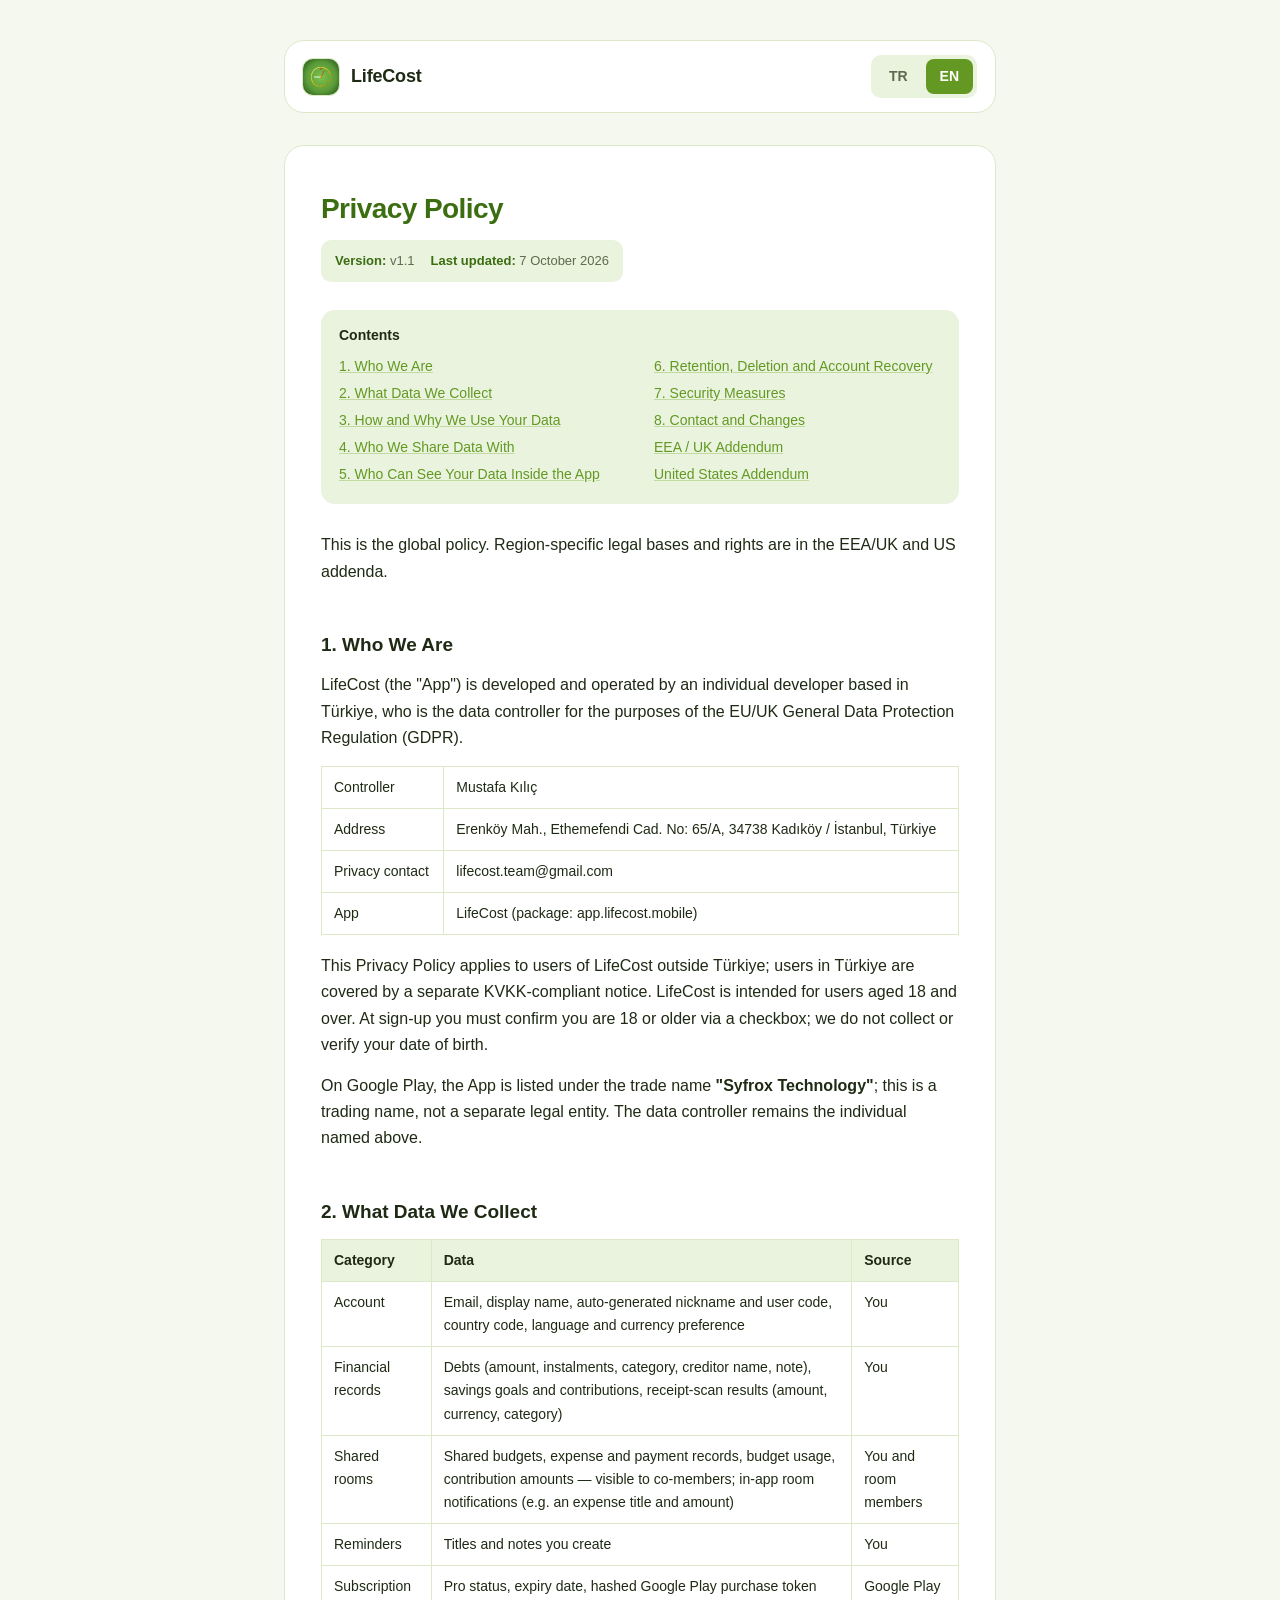
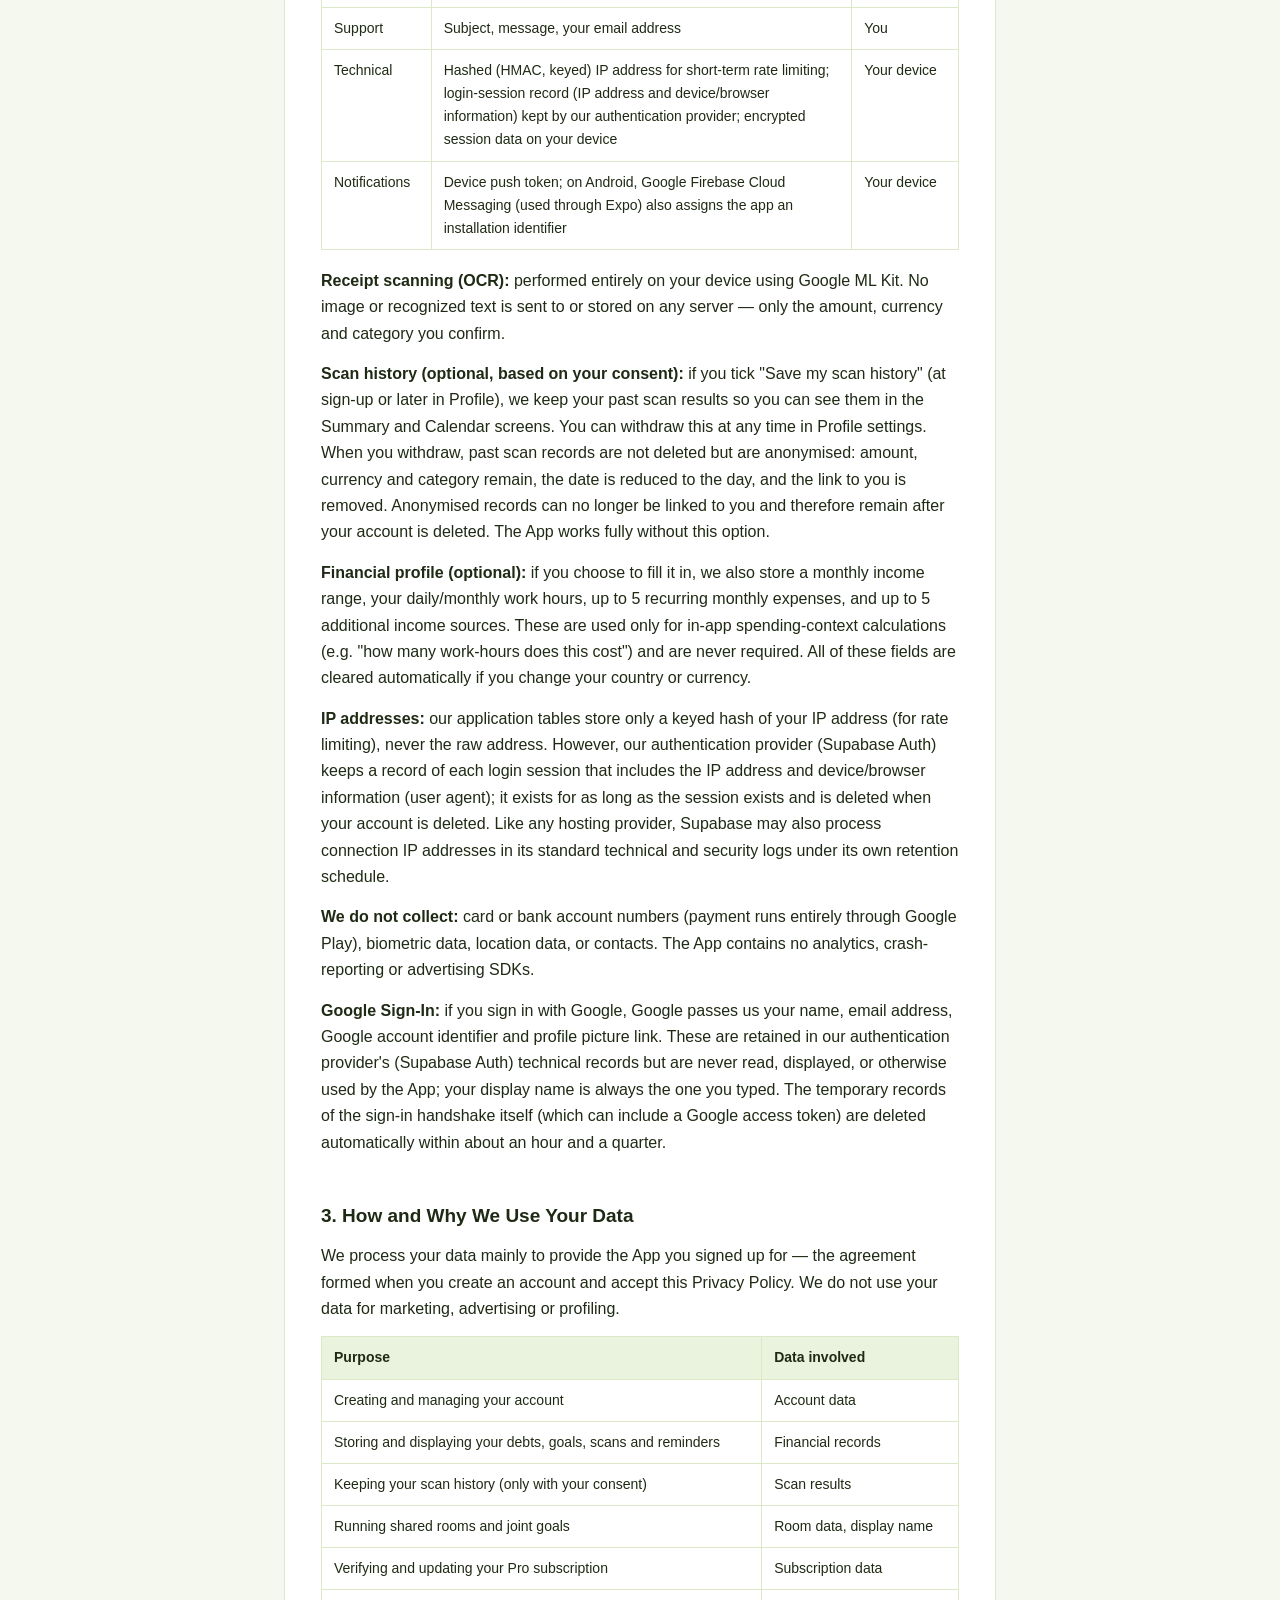
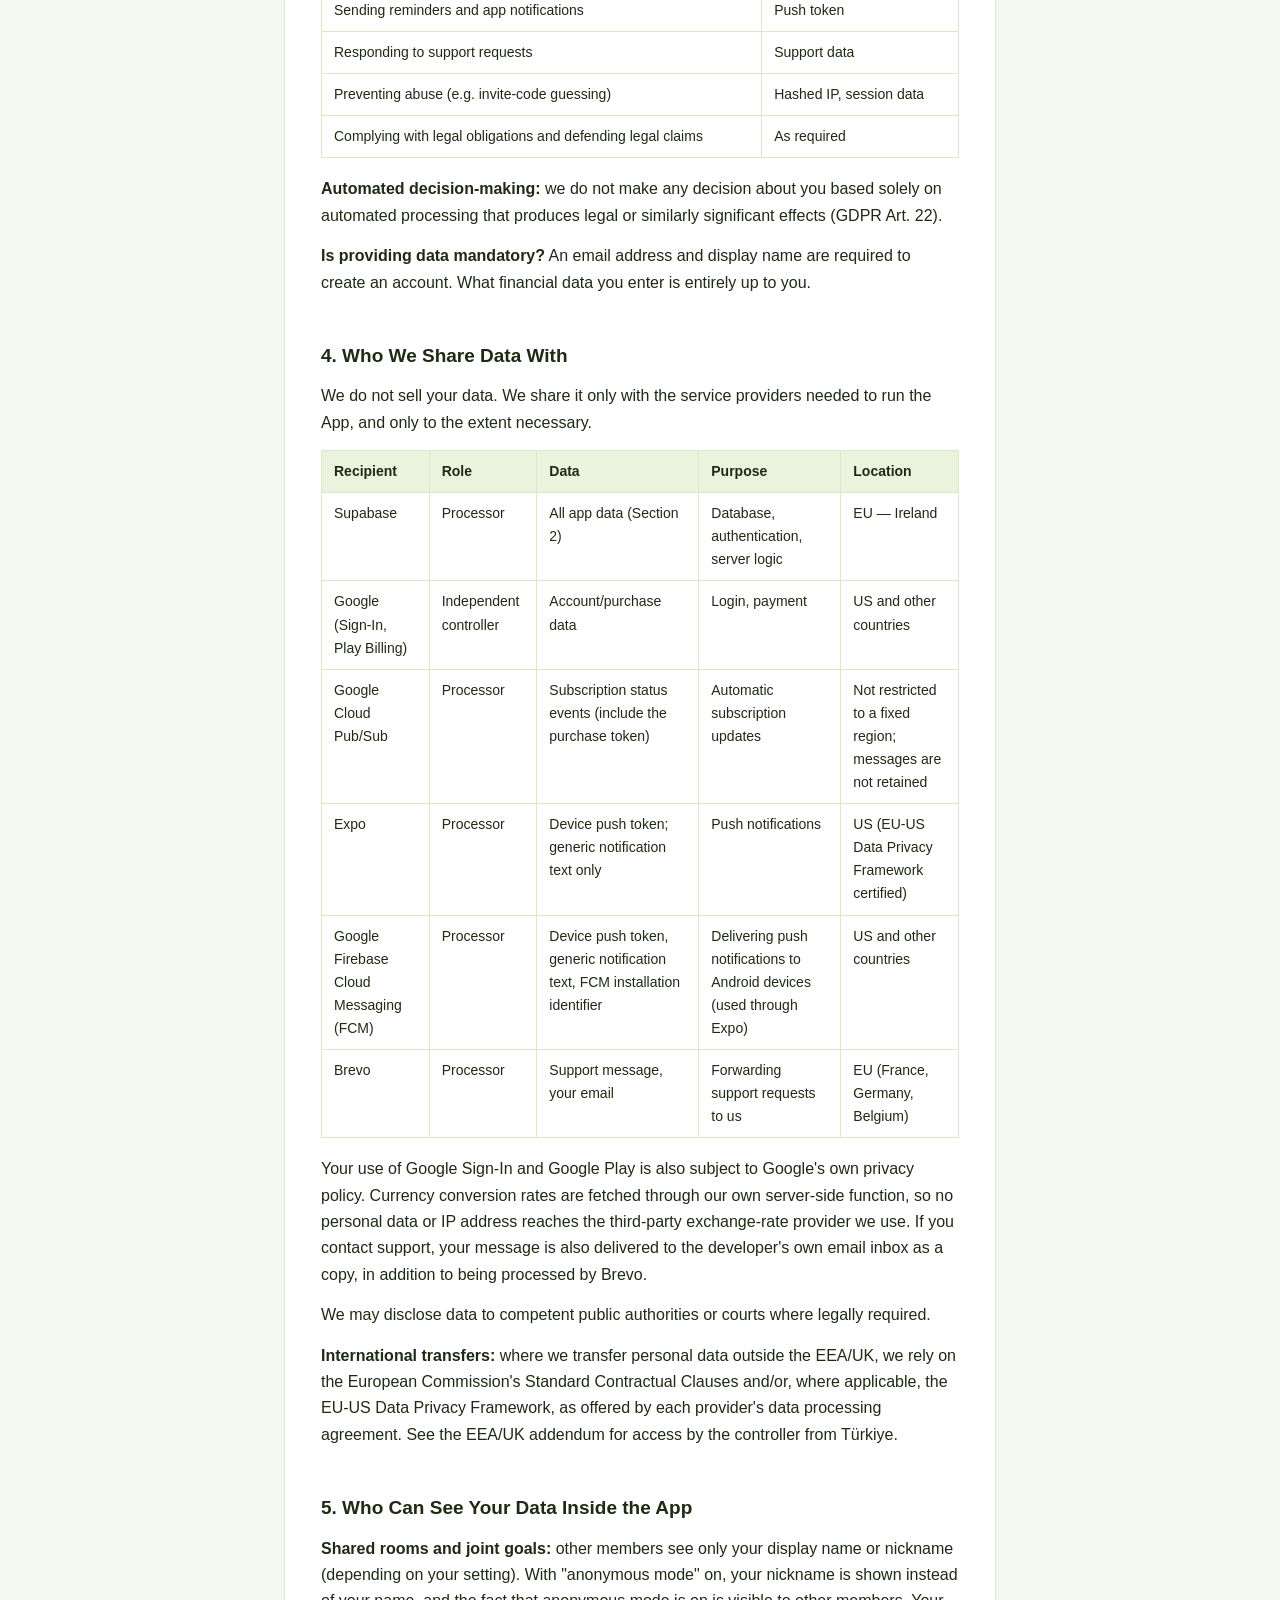
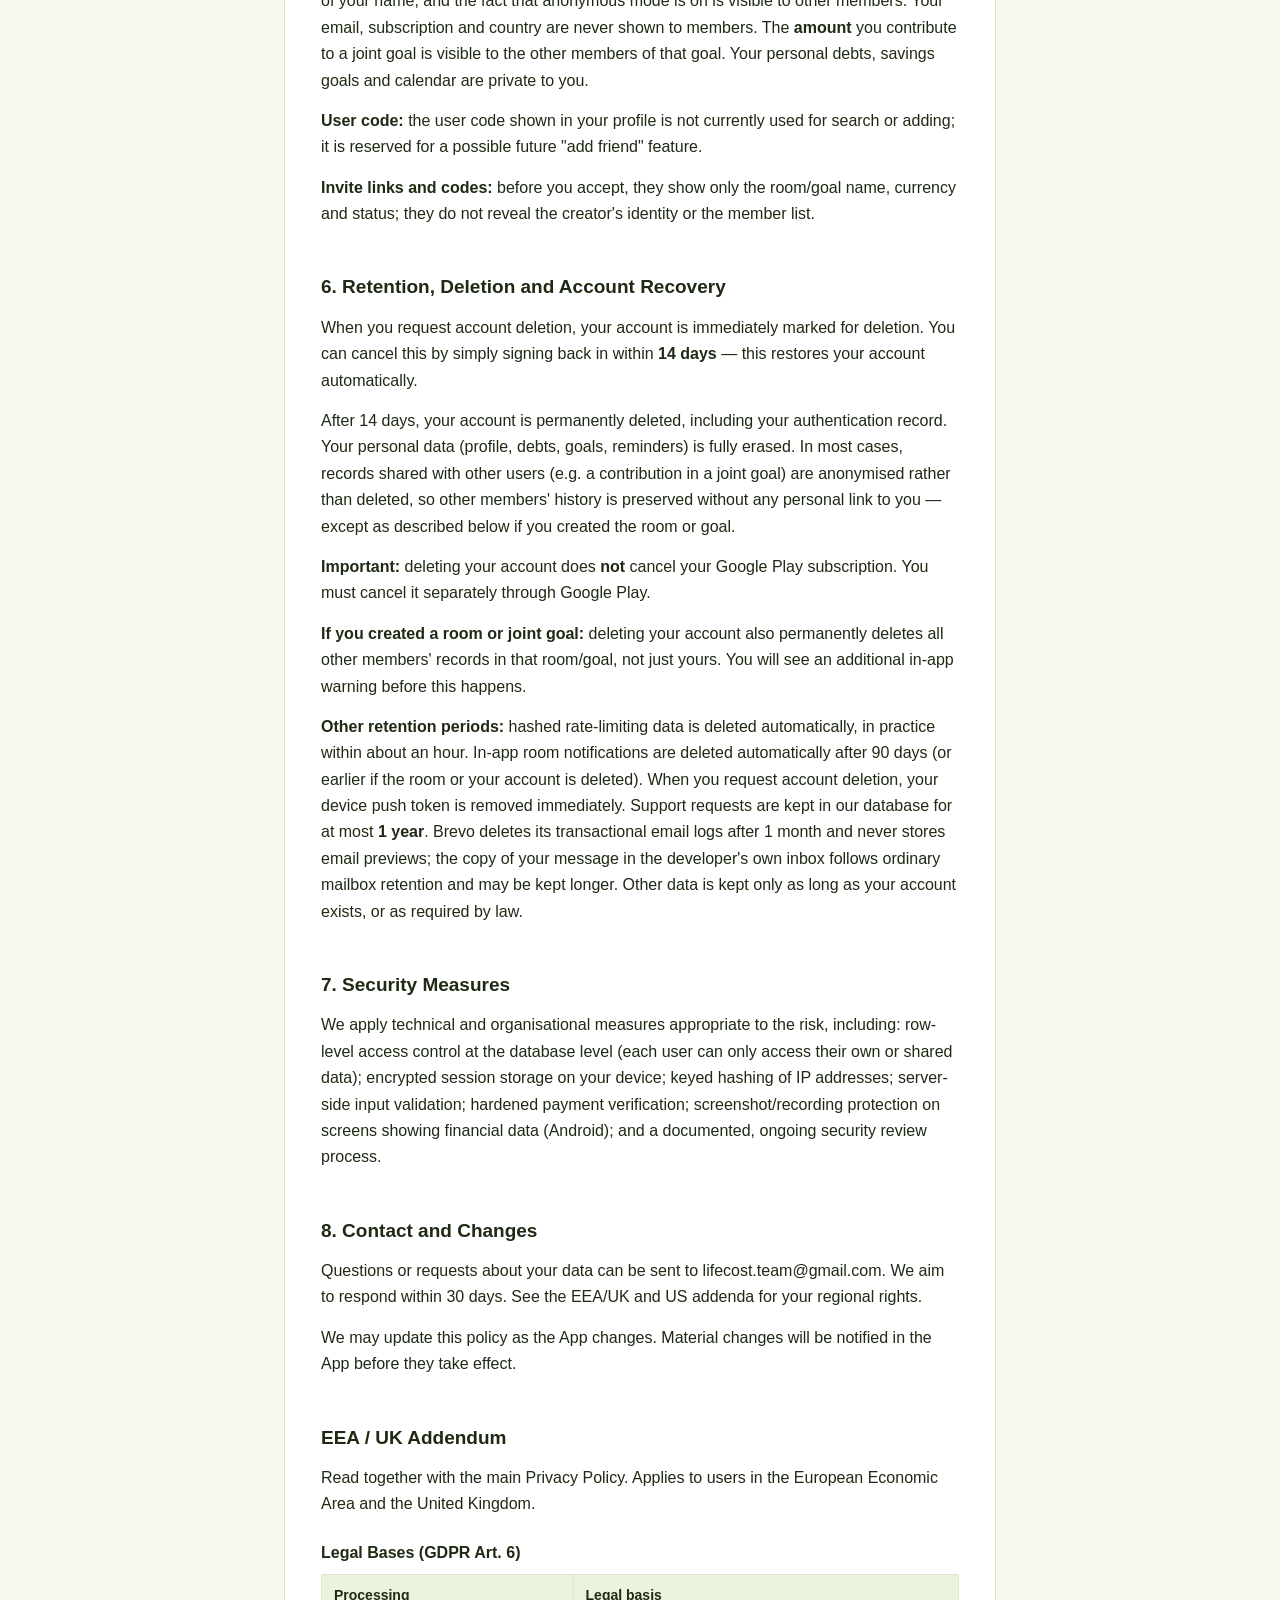
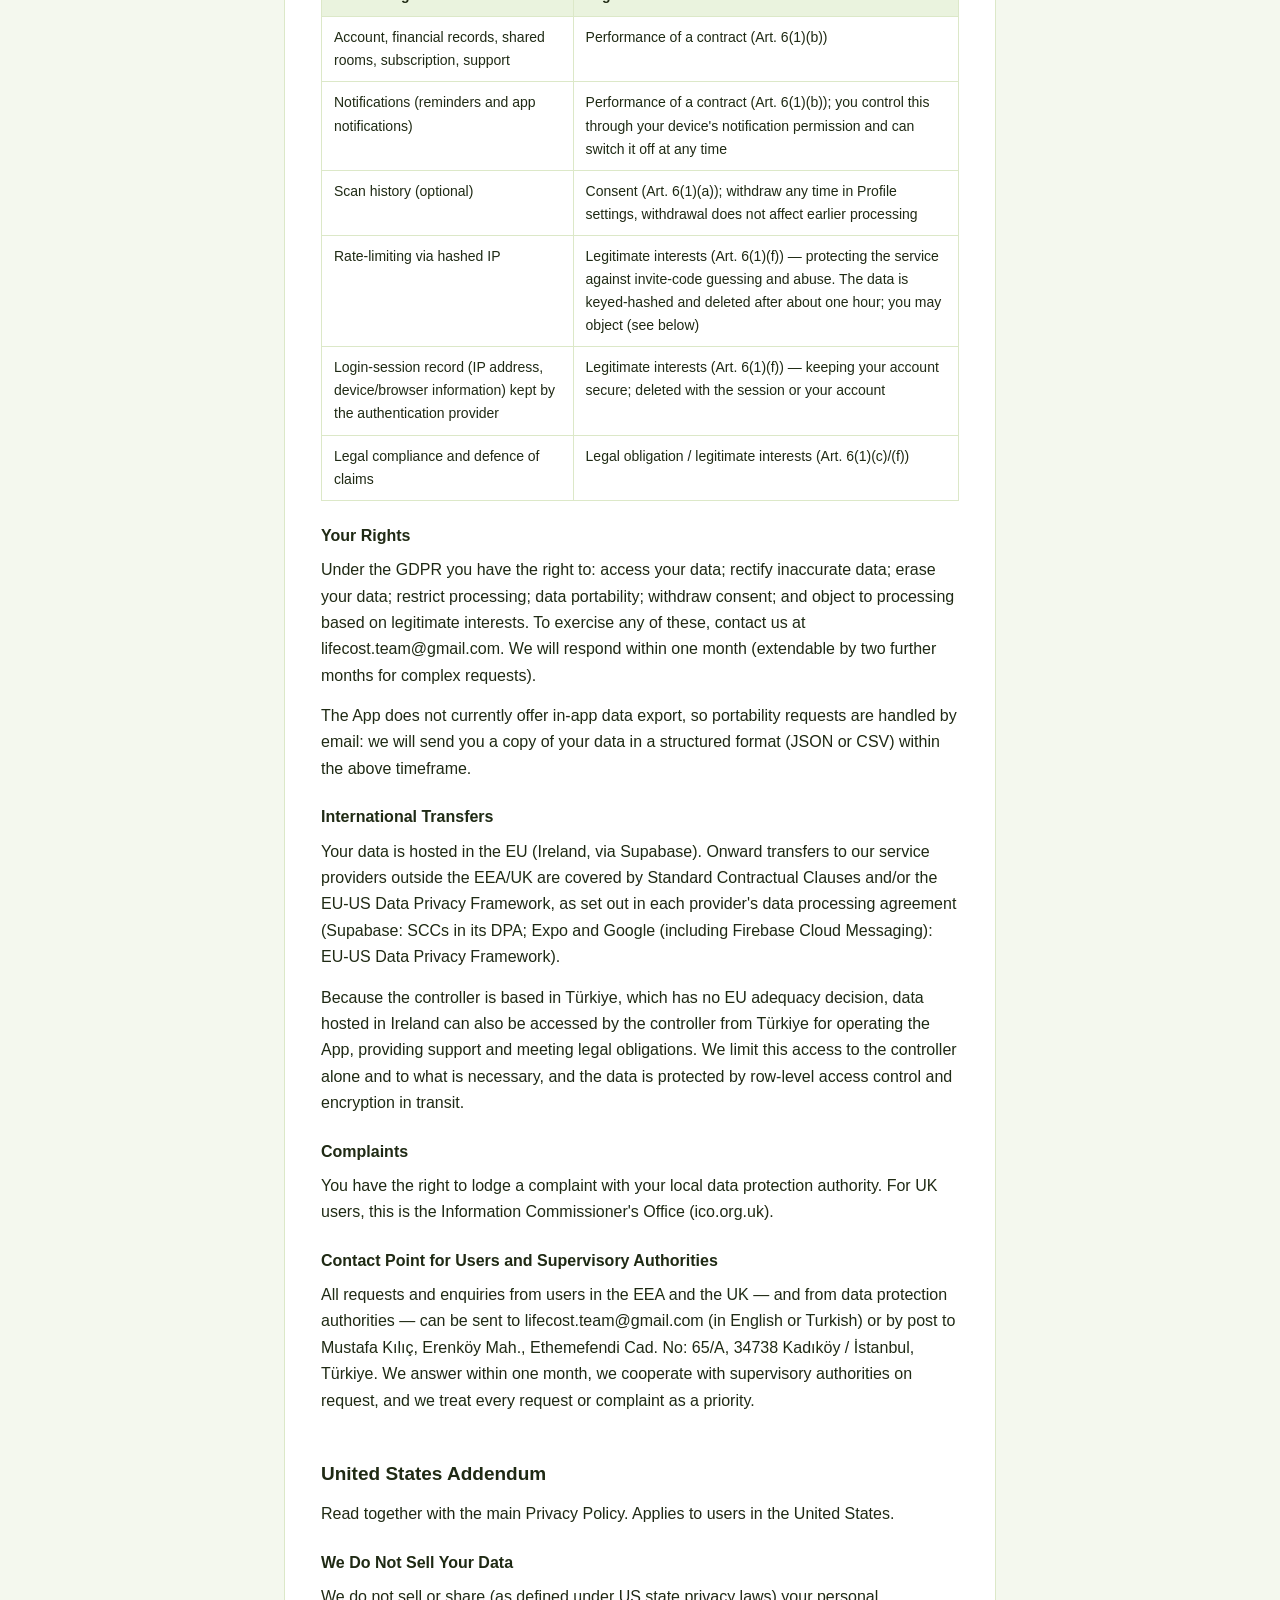
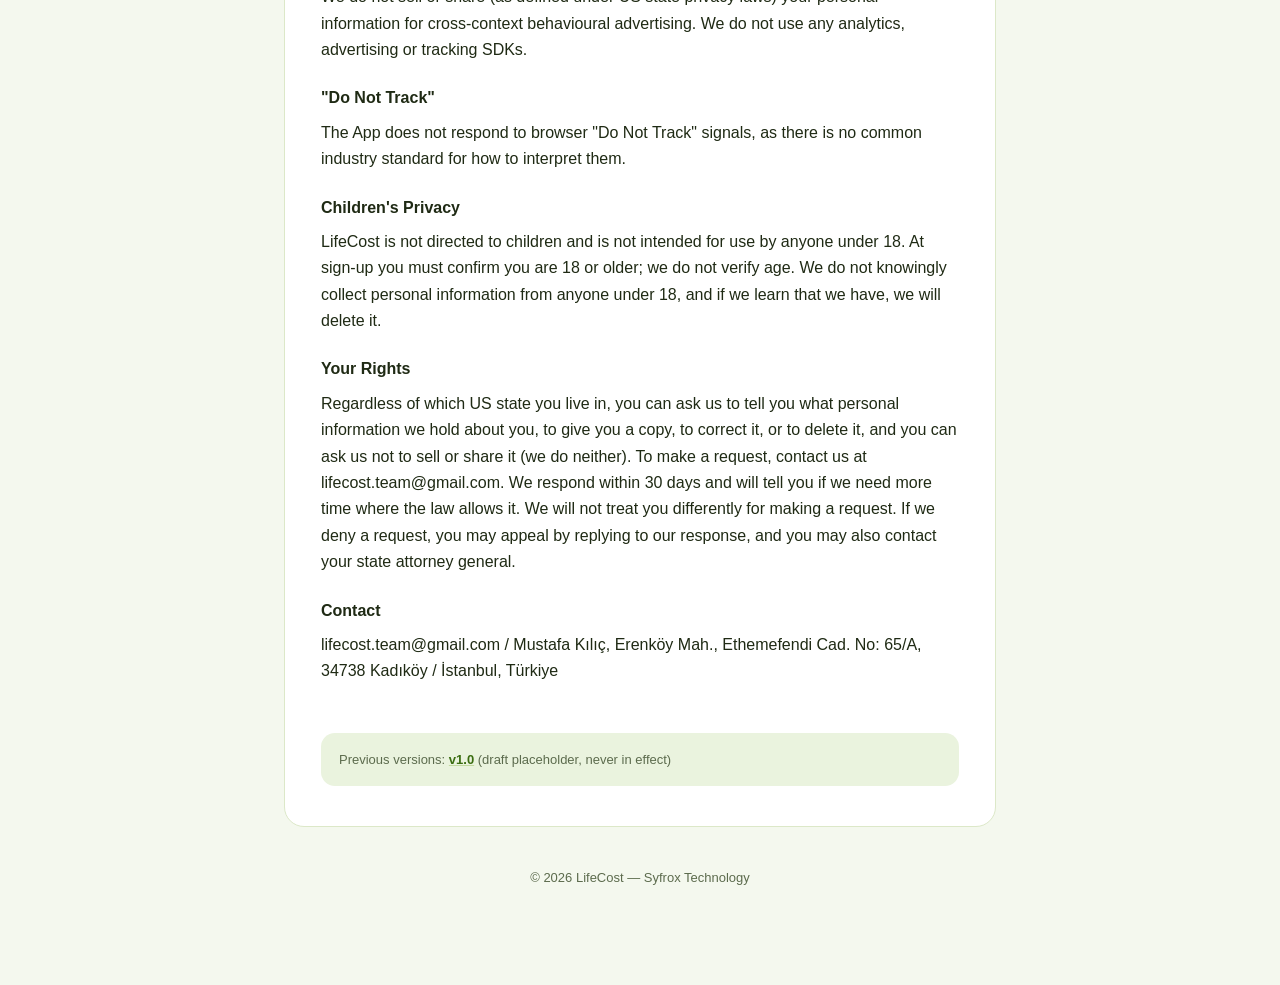
<file: index.html>
<!doctype html>
<html lang="tr">
<head>
  <meta charset="utf-8" />
  <meta name="viewport" content="width=device-width, initial-scale=1" />
  <title>LifeCost — Legal</title>
  <meta name="robots" content="noindex" />
  <link rel="stylesheet" href="assets/style.css" />
  <script>
    // Tarayıcı dili Türkçe ise TR'ye, değilse EN'e yönlendir.
    var lang = (navigator.language || "en").toLowerCase();
    var target = lang.startsWith("tr") ? "privacy-policy/tr/" : "privacy-policy/en/";
    window.location.replace(target);
  </script>
</head>
<body>
  <div class="page">
    <p>Redirecting… / Yönlendiriliyor…</p>
    <p>
      <a href="privacy-policy/tr/">Türkçe</a> ·
      <a href="privacy-policy/en/">English</a>
    </p>
  </div>
</body>
</html>
</file>
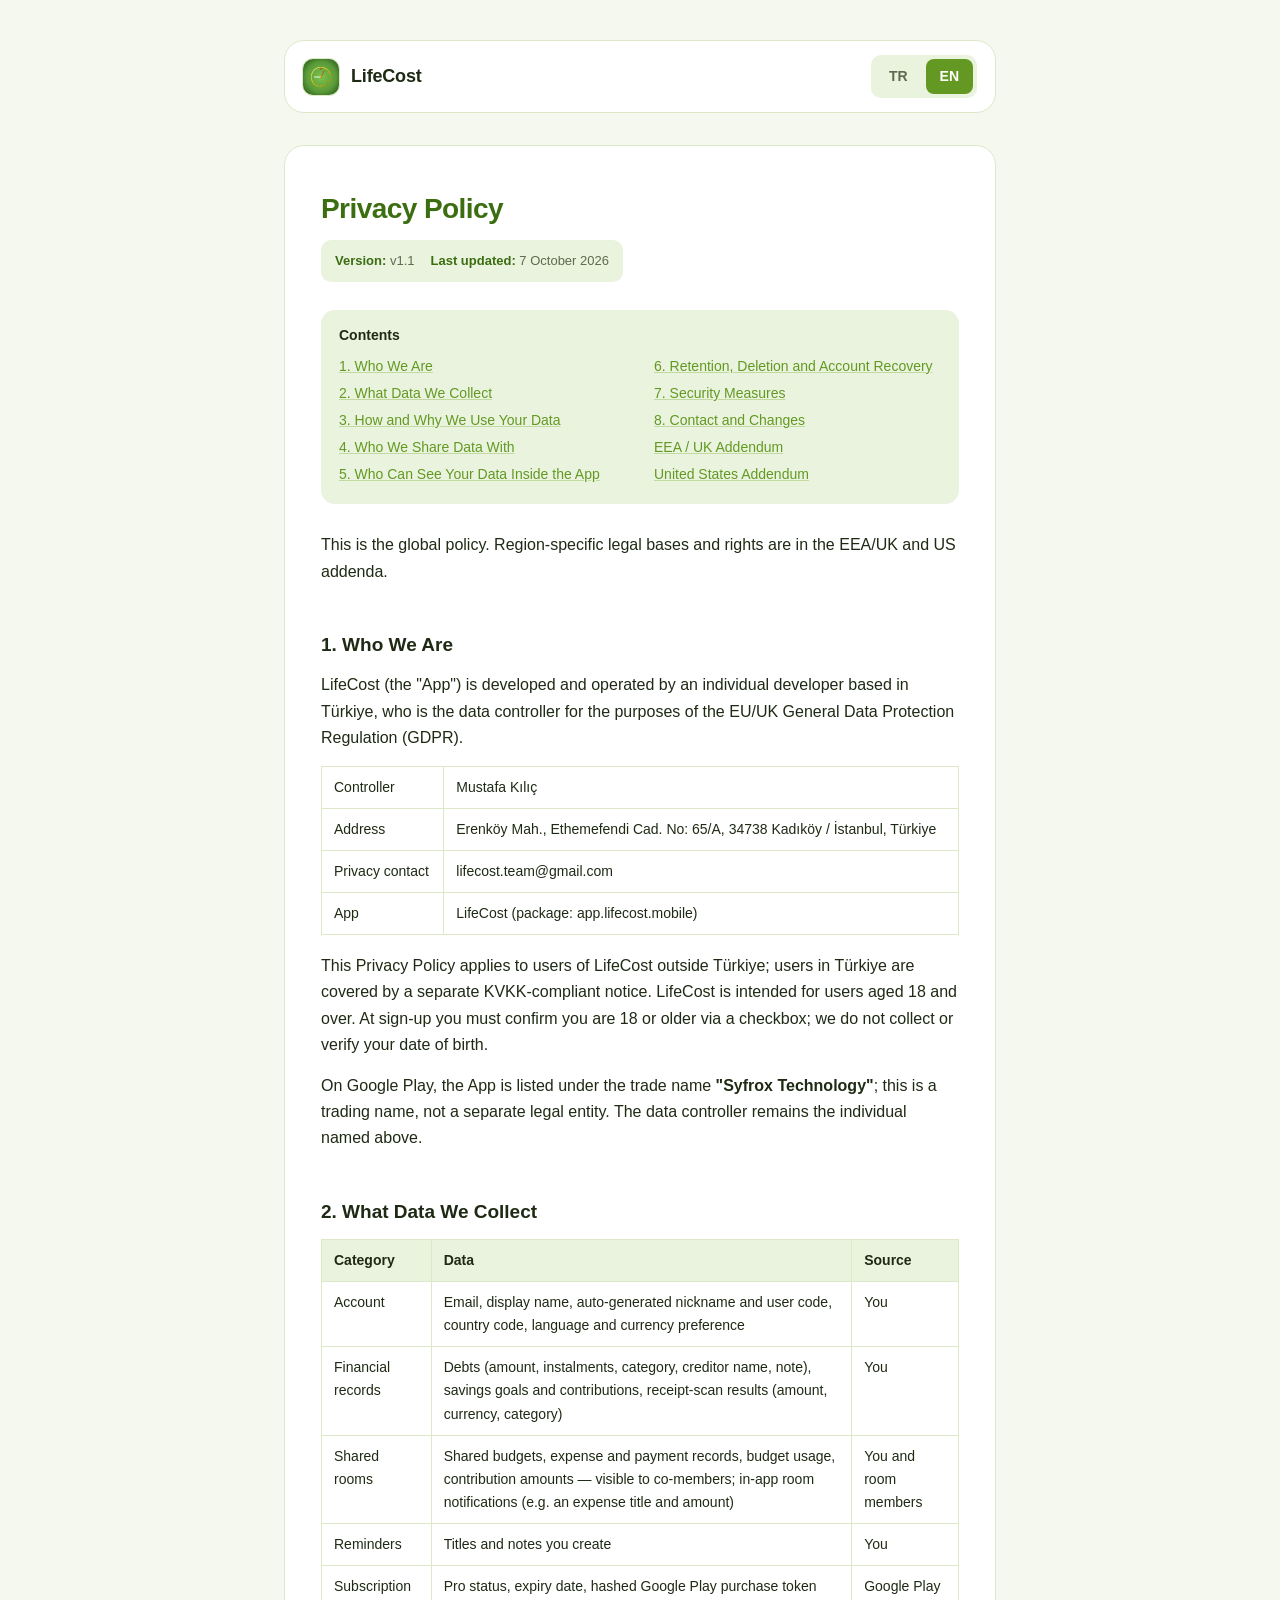
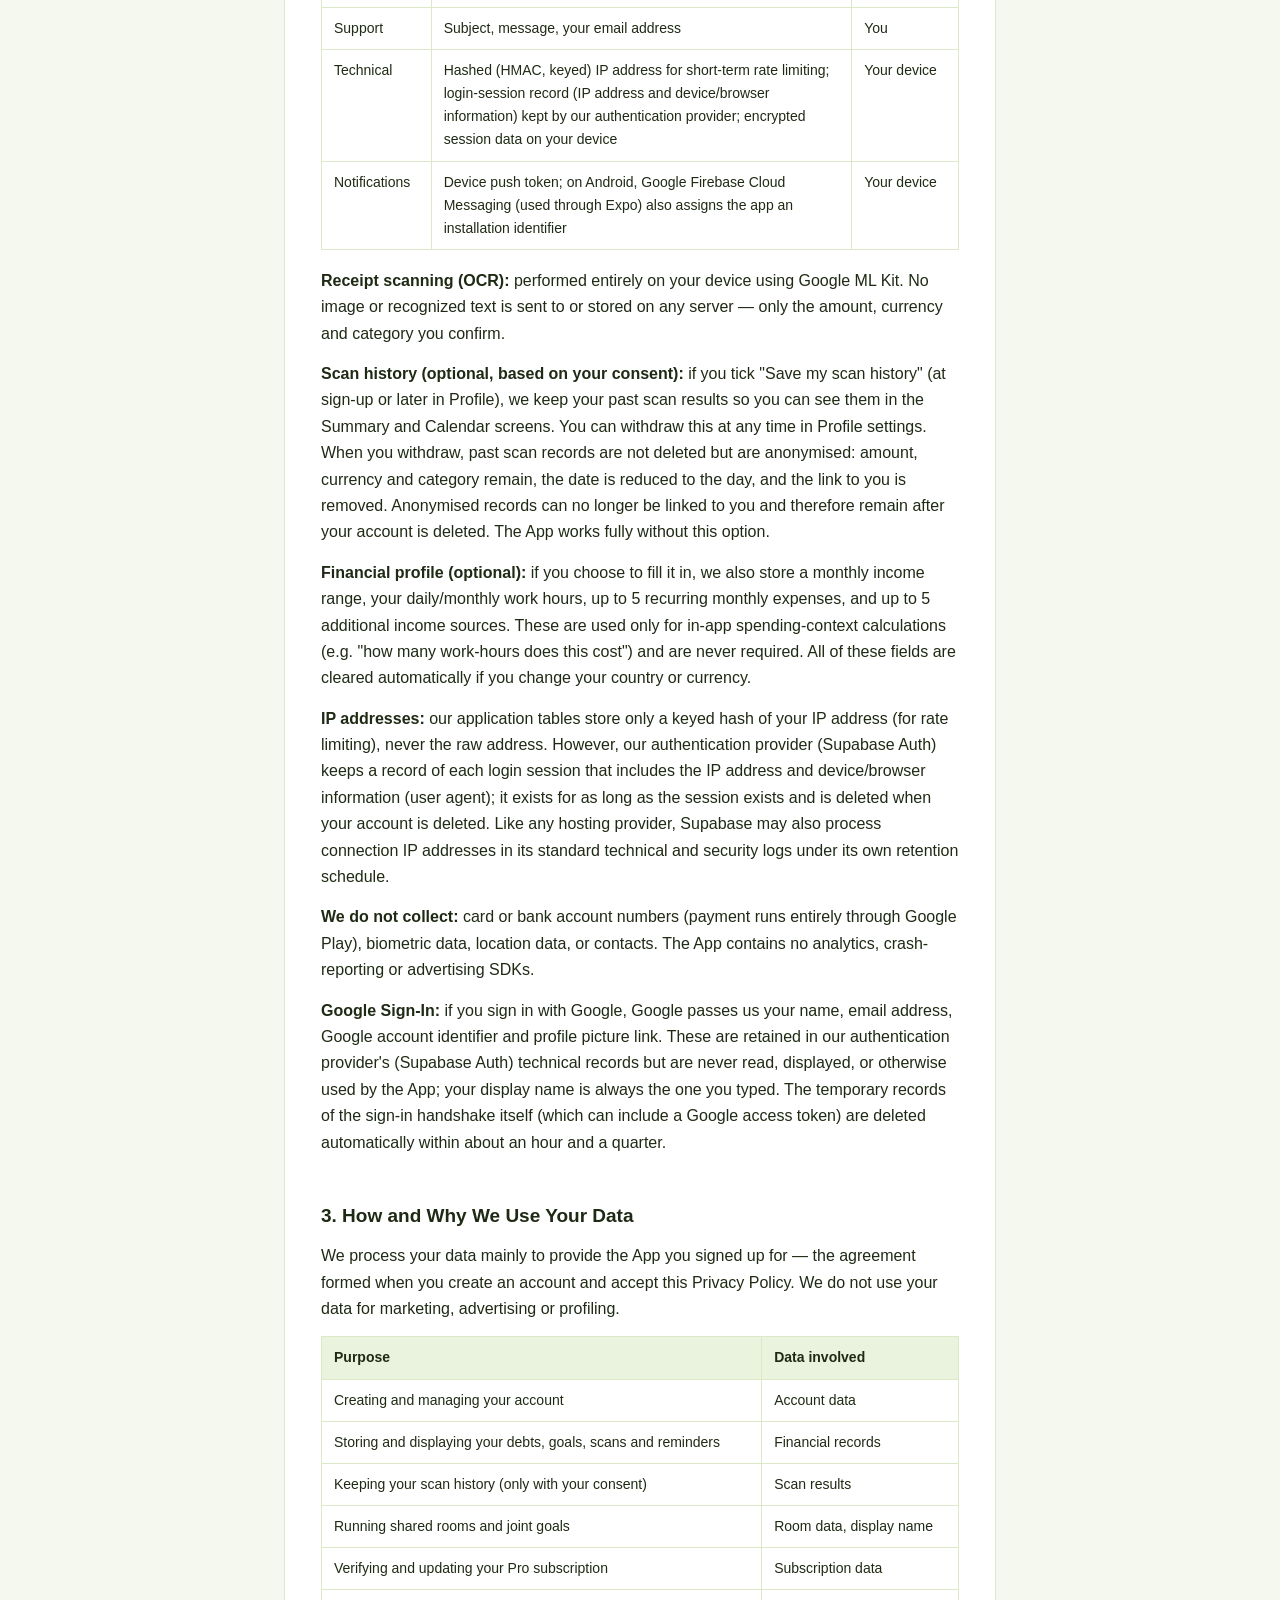
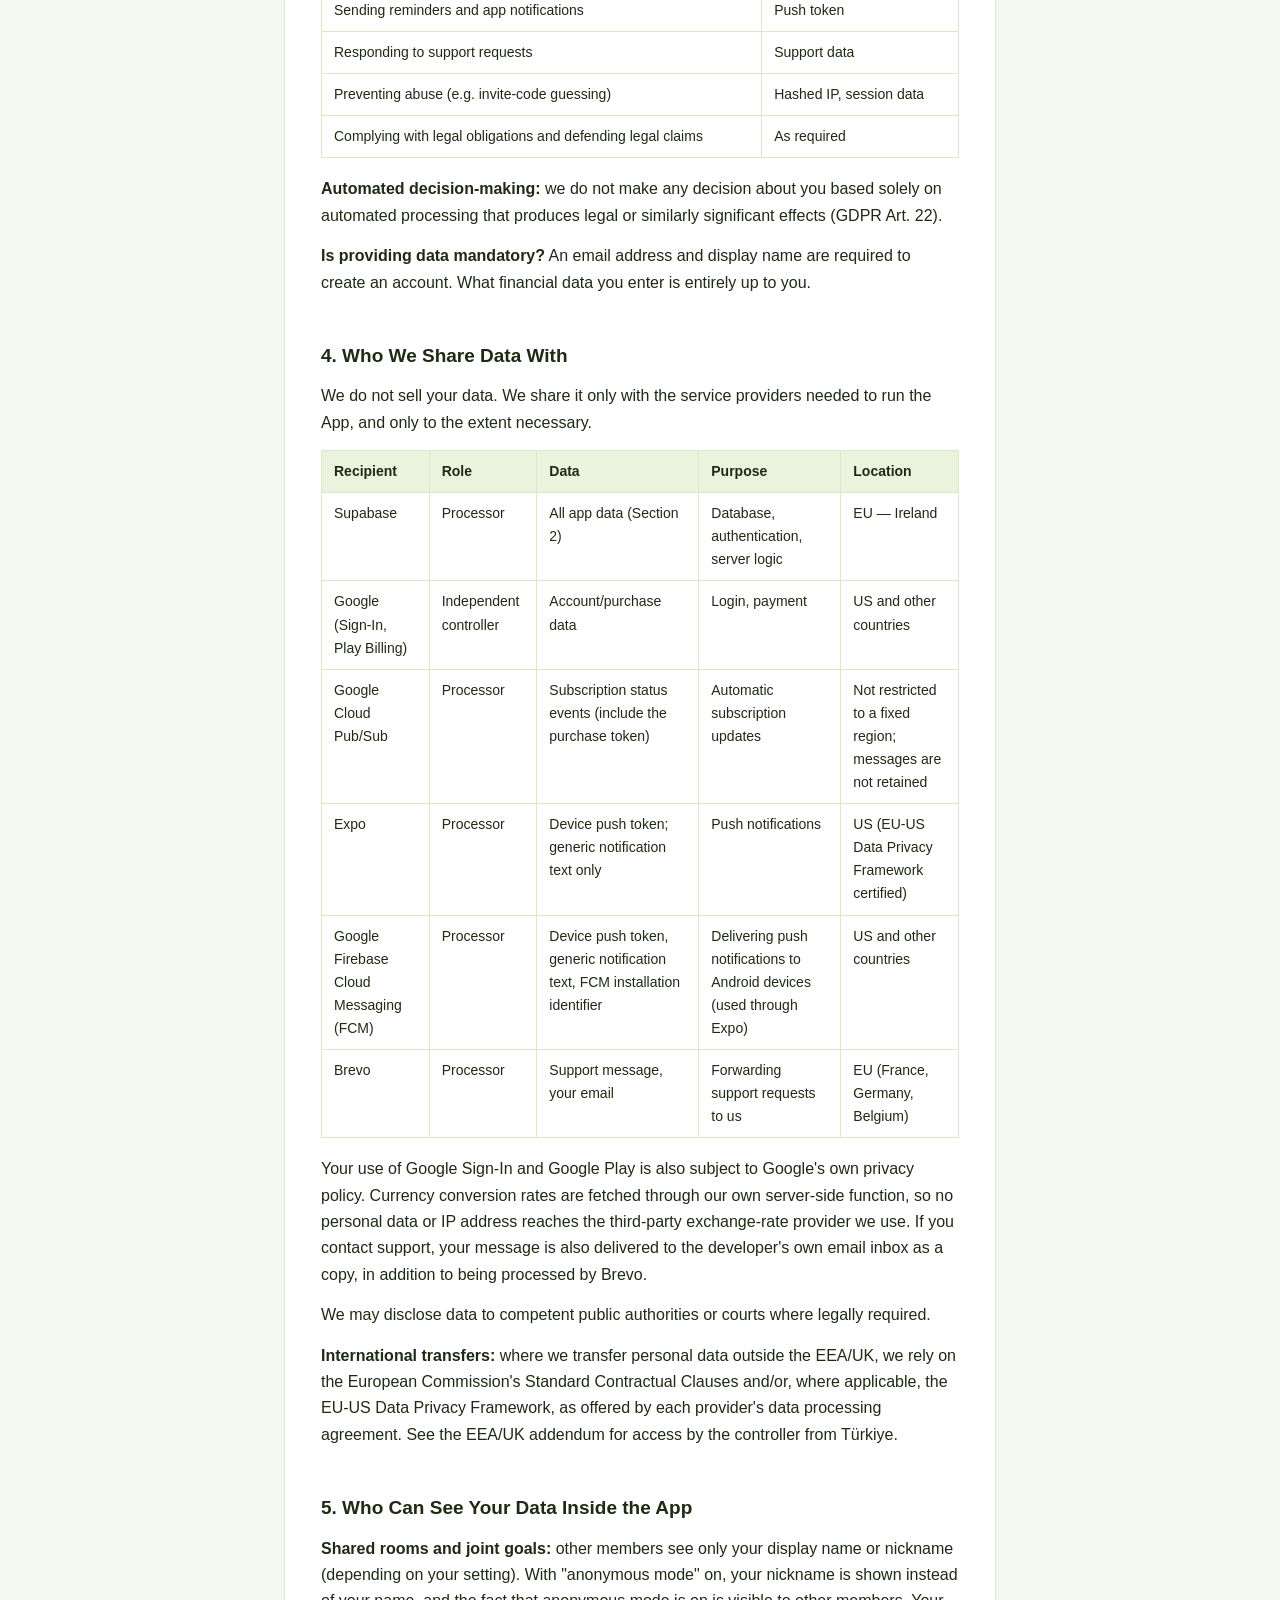
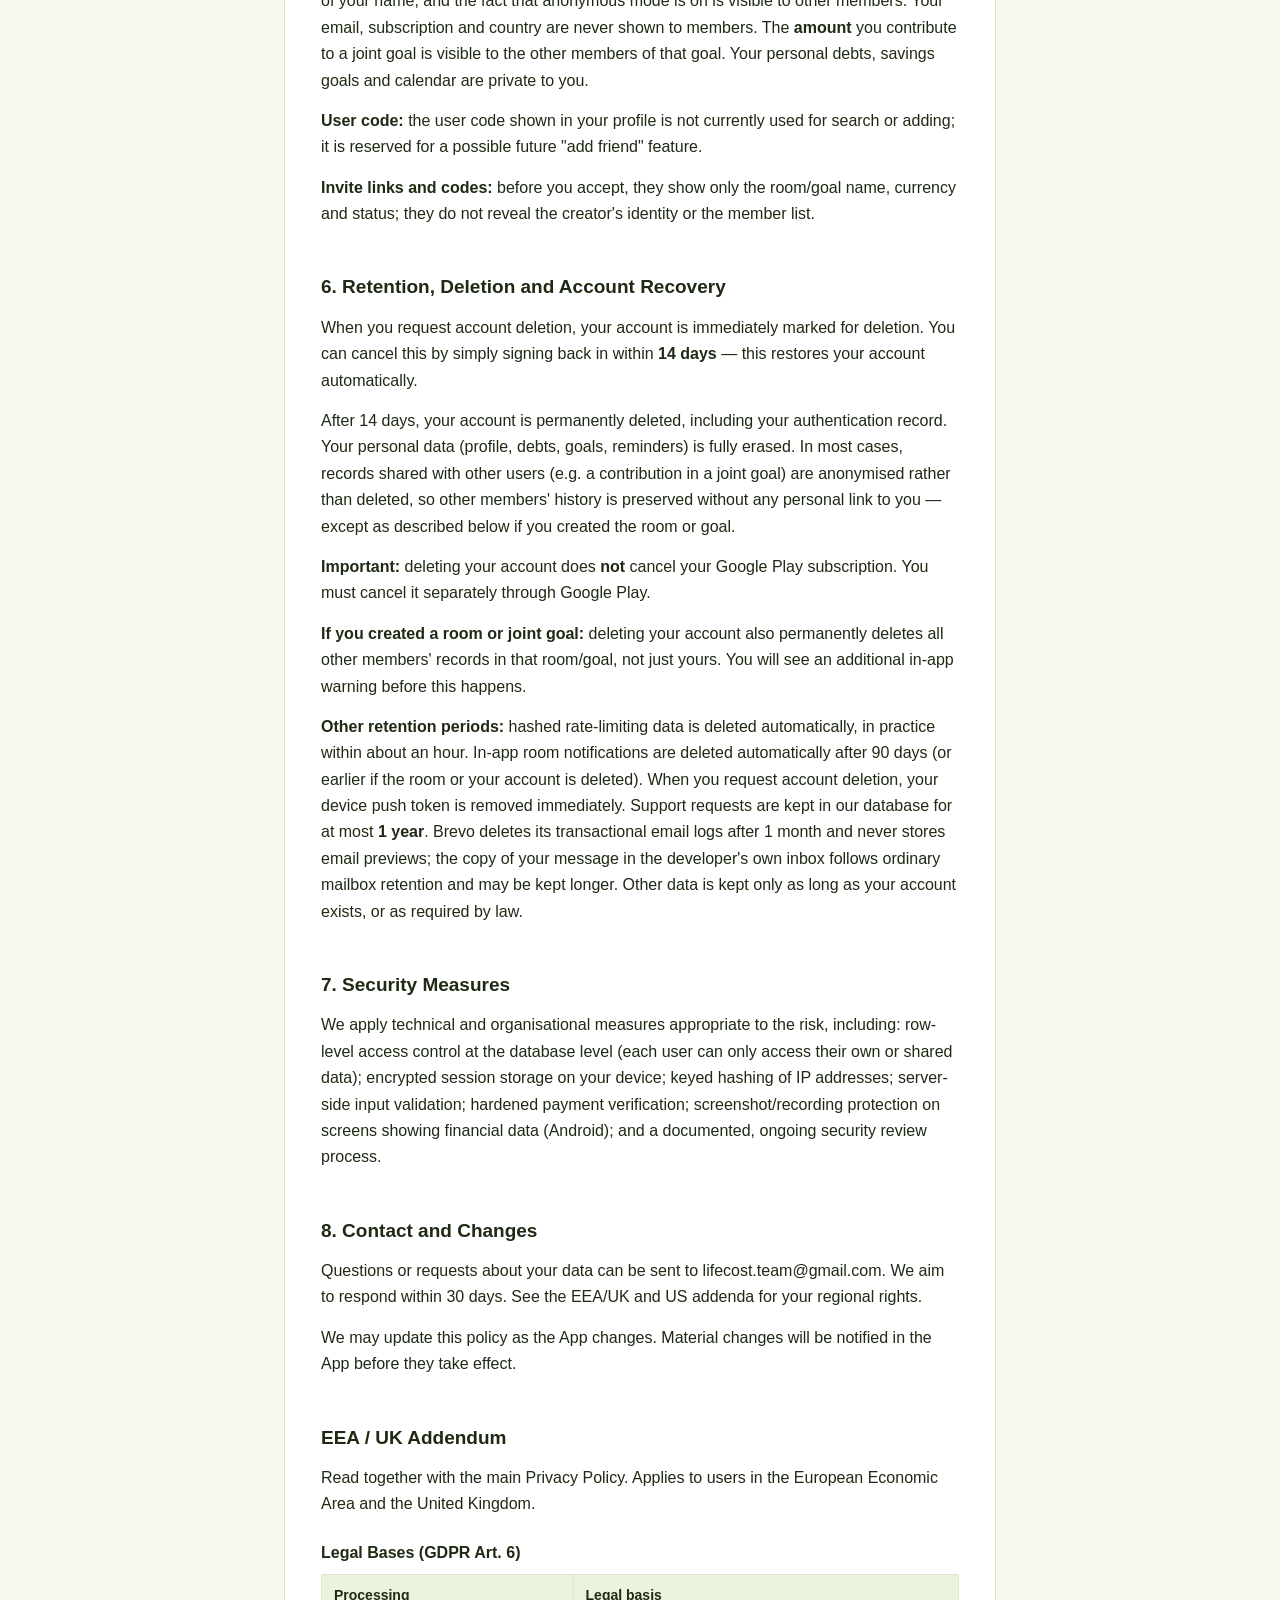
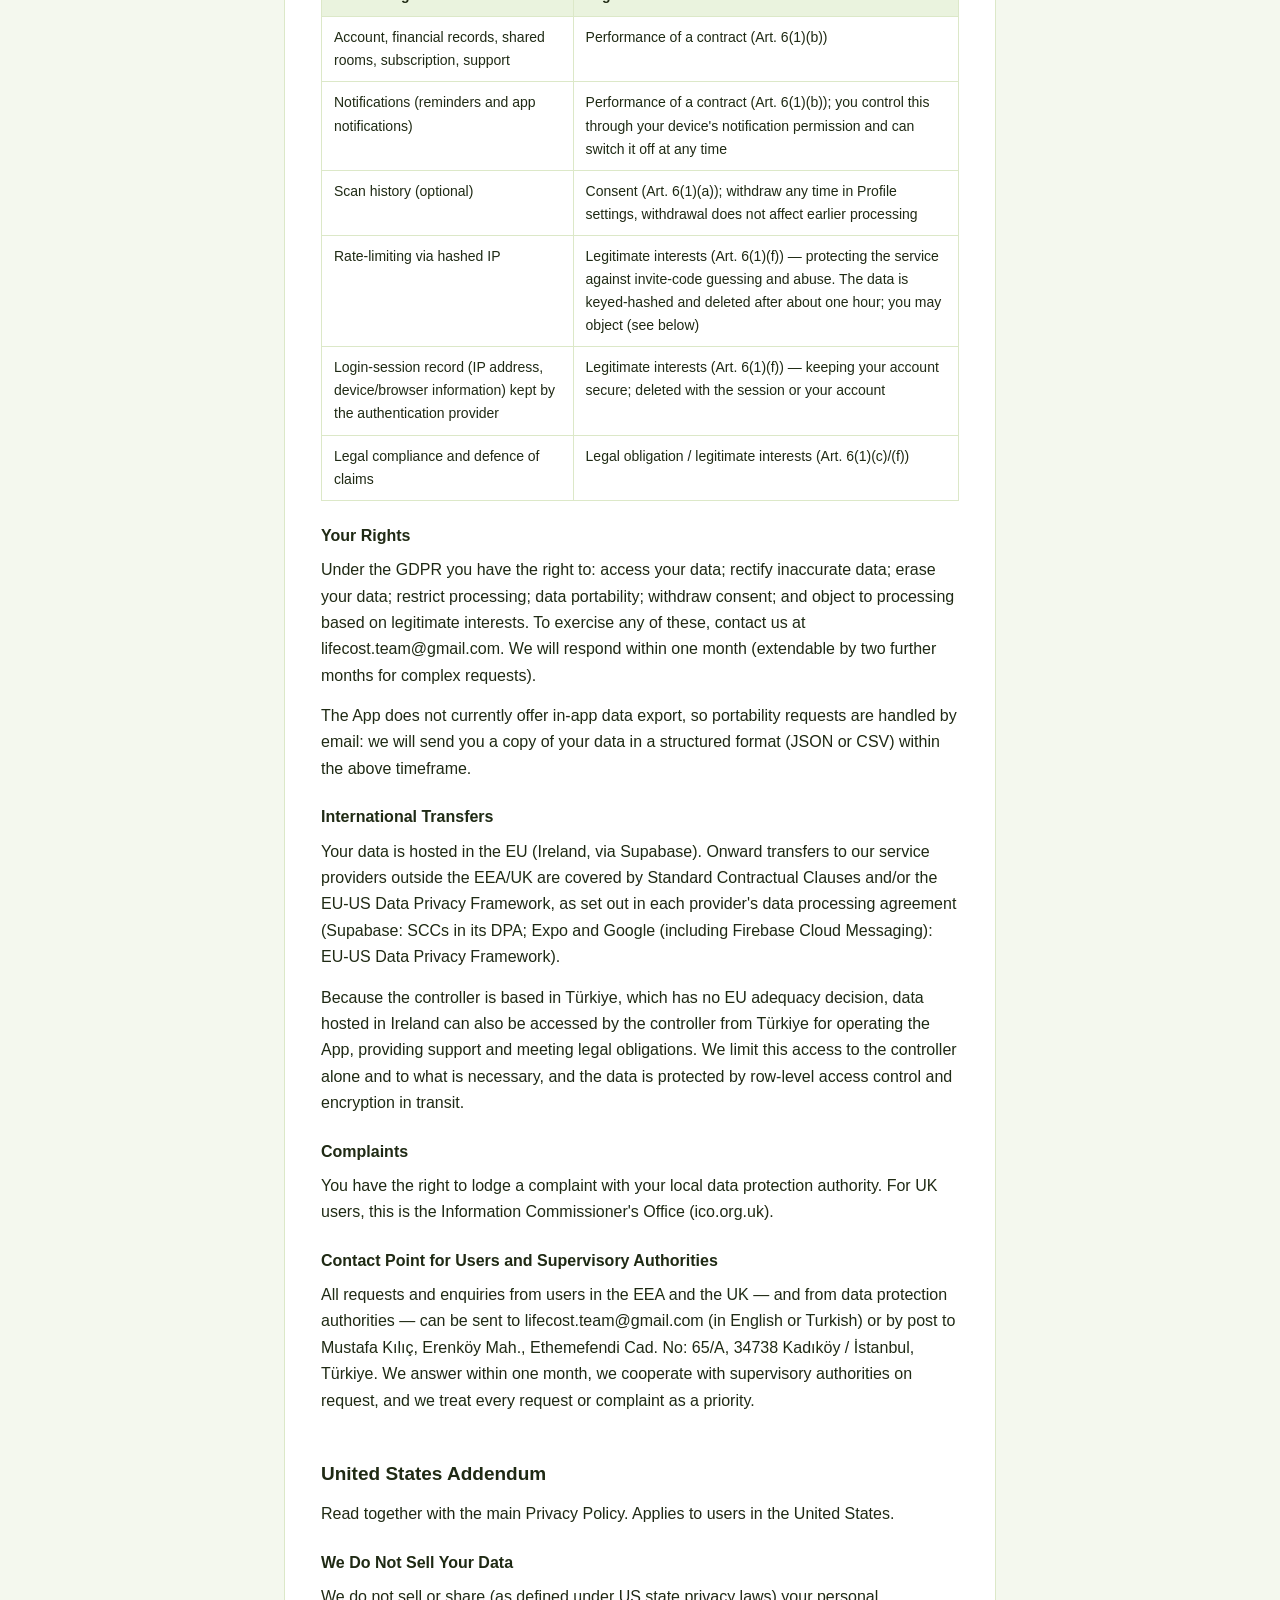
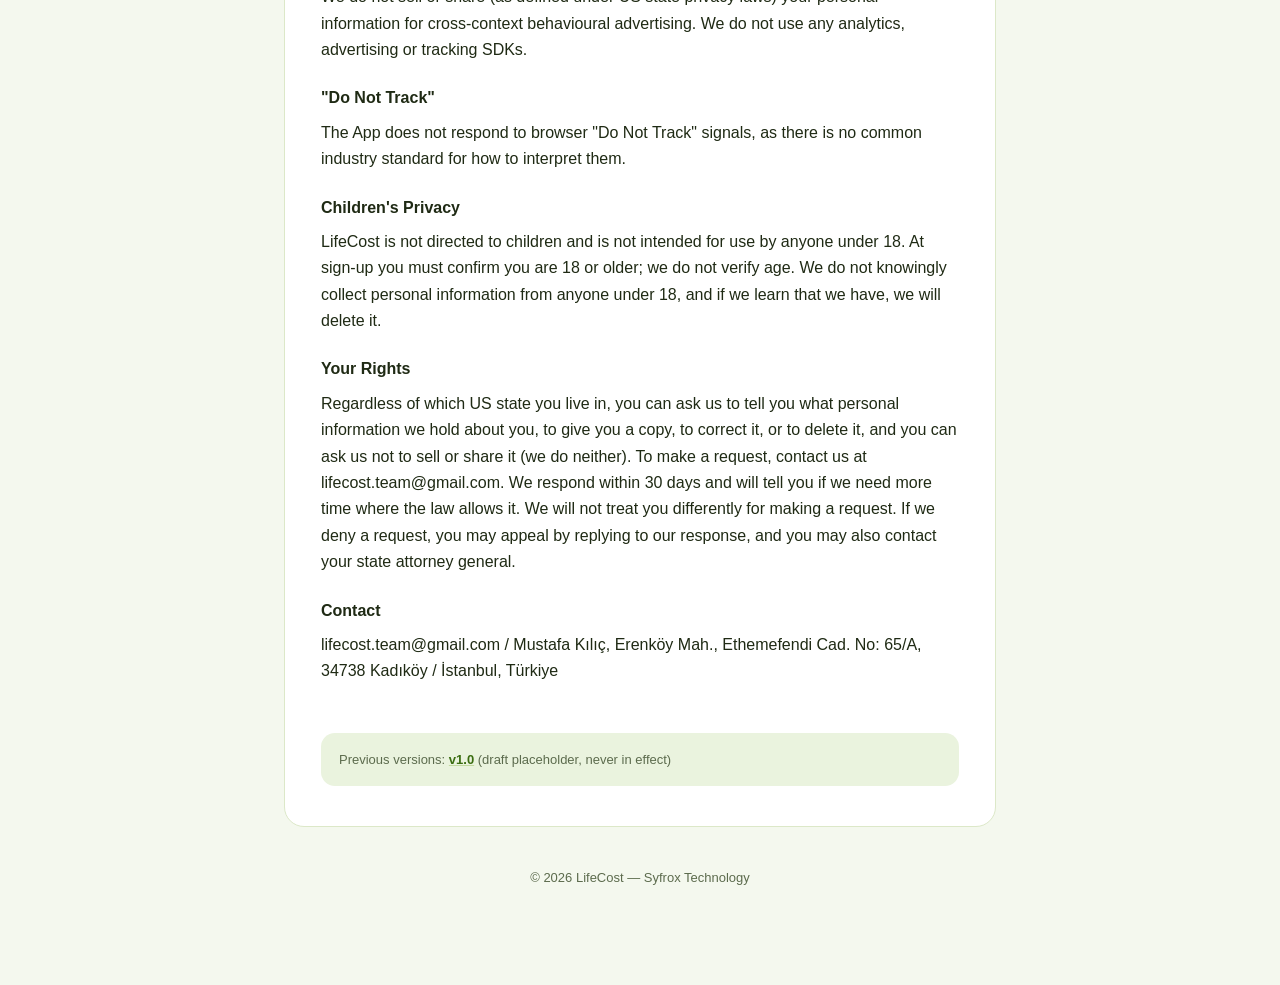
<file: privacy-policy/en/index.html>
<!doctype html>
<html lang="en">
<head>
  <meta charset="utf-8" />
  <meta name="viewport" content="width=device-width, initial-scale=1" />
  <title>Privacy Policy — LifeCost</title>
  <meta name="robots" content="noindex" />
  <link rel="stylesheet" href="../../assets/style.css" />
</head>
<body>
  <div class="page">
    <header class="site-header">
      <a class="brand" href="../../">
        <span class="brand-mark" aria-hidden="true"></span>
        LifeCost
      </a>
      <nav class="lang-switch">
        <a class="" href="../tr/">TR</a>
        <a class="active" href="../en/">EN</a>
      </nav>
    </header>

    <div class="content-card">
      <h1>Privacy Policy</h1>
      <div class="meta">
        <span><strong>Version:</strong> v1.1</span>
        <span><strong>Last updated:</strong> 7 October 2026</span>
      </div>
      <nav class="toc" aria-label="Contents">
      <strong>Contents</strong>
      <ul>
        <li><a href="#1-who-we-are">1. Who We Are</a></li>
        <li><a href="#2-what-data-we-collect">2. What Data We Collect</a></li>
        <li><a href="#3-how-and-why-we-use-your-data">3. How and Why We Use Your Data</a></li>
        <li><a href="#4-who-we-share-data-with">4. Who We Share Data With</a></li>
        <li><a href="#5-who-can-see-your-data-inside-the-app">5. Who Can See Your Data Inside the App</a></li>
        <li><a href="#6-retention-deletion-and-account-recovery">6. Retention, Deletion and Account Recovery</a></li>
        <li><a href="#7-security-measures">7. Security Measures</a></li>
        <li><a href="#8-contact-and-changes">8. Contact and Changes</a></li>
        <li><a href="#eea-uk-addendum">EEA / UK Addendum</a></li>
        <li><a href="#united-states-addendum">United States Addendum</a></li>
      </ul>
    </nav>
<p>This is the global policy. Region-specific legal bases and rights are in the EEA/UK and US addenda.</p>
<h2 id="1-who-we-are">1. Who We Are</h2>
<p>LifeCost (the "App") is developed and operated by an individual developer based in Türkiye, who is the data controller for the purposes of the EU/UK General Data Protection Regulation (GDPR).</p>
<div class="table-wrap"><table>
<tbody>
<tr>
<td>Controller</td>
<td>Mustafa Kılıç</td>
</tr>
<tr>
<td>Address</td>
<td>Erenköy Mah., Ethemefendi Cad. No: 65/A, 34738 Kadıköy / İstanbul, Türkiye</td>
</tr>
<tr>
<td>Privacy contact</td>
<td>lifecost.team@gmail.com</td>
</tr>
<tr>
<td>App</td>
<td>LifeCost (package: app.lifecost.mobile)</td>
</tr>
</tbody>
</table></div>
<p>This Privacy Policy applies to users of LifeCost outside Türkiye; users in Türkiye are covered by a separate KVKK-compliant notice. LifeCost is intended for users aged 18 and over. At sign-up you must confirm you are 18 or older via a checkbox; we do not collect or verify your date of birth.</p>
<p>On Google Play, the App is listed under the trade name <strong>"Syfrox Technology"</strong>; this is a trading name, not a separate legal entity. The data controller remains the individual named above.</p>
<h2 id="2-what-data-we-collect">2. What Data We Collect</h2>
<div class="table-wrap"><table>
<thead>
<tr>
<th>Category</th>
<th>Data</th>
<th>Source</th>
</tr>
</thead>
<tbody>
<tr>
<td>Account</td>
<td>Email, display name, auto-generated nickname and user code, country code, language and currency preference</td>
<td>You</td>
</tr>
<tr>
<td>Financial records</td>
<td>Debts (amount, instalments, category, creditor name, note), savings goals and contributions, receipt-scan results (amount, currency, category)</td>
<td>You</td>
</tr>
<tr>
<td>Shared rooms</td>
<td>Shared budgets, expense and payment records, budget usage, contribution amounts — visible to co-members; in-app room notifications (e.g. an expense title and amount)</td>
<td>You and room members</td>
</tr>
<tr>
<td>Reminders</td>
<td>Titles and notes you create</td>
<td>You</td>
</tr>
<tr>
<td>Subscription</td>
<td>Pro status, expiry date, hashed Google Play purchase token</td>
<td>Google Play</td>
</tr>
<tr>
<td>Support</td>
<td>Subject, message, your email address</td>
<td>You</td>
</tr>
<tr>
<td>Technical</td>
<td>Hashed (HMAC, keyed) IP address for short-term rate limiting; login-session record (IP address and device/browser information) kept by our authentication provider; encrypted session data on your device</td>
<td>Your device</td>
</tr>
<tr>
<td>Notifications</td>
<td>Device push token; on Android, Google Firebase Cloud Messaging (used through Expo) also assigns the app an installation identifier</td>
<td>Your device</td>
</tr>
</tbody>
</table></div>
<p><strong>Receipt scanning (OCR):</strong> performed entirely on your device using Google ML Kit. No image or recognized text is sent to or stored on any server — only the amount, currency and category you confirm.</p>
<p><strong>Scan history (optional, based on your consent):</strong> if you tick "Save my scan history" (at sign-up or later in Profile), we keep your past scan results so you can see them in the Summary and Calendar screens. You can withdraw this at any time in Profile settings. When you withdraw, past scan records are not deleted but are anonymised: amount, currency and category remain, the date is reduced to the day, and the link to you is removed. Anonymised records can no longer be linked to you and therefore remain after your account is deleted. The App works fully without this option.</p>
<p><strong>Financial profile (optional):</strong> if you choose to fill it in, we also store a monthly income range, your daily/monthly work hours, up to 5 recurring monthly expenses, and up to 5 additional income sources. These are used only for in-app spending-context calculations (e.g. "how many work-hours does this cost") and are never required. All of these fields are cleared automatically if you change your country or currency.</p>
<p><strong>IP addresses:</strong> our application tables store only a keyed hash of your IP address (for rate limiting), never the raw address. However, our authentication provider (Supabase Auth) keeps a record of each login session that includes the IP address and device/browser information (user agent); it exists for as long as the session exists and is deleted when your account is deleted. Like any hosting provider, Supabase may also process connection IP addresses in its standard technical and security logs under its own retention schedule.</p>
<p><strong>We do not collect:</strong> card or bank account numbers (payment runs entirely through Google Play), biometric data, location data, or contacts. The App contains no analytics, crash-reporting or advertising SDKs.</p>
<p><strong>Google Sign-In:</strong> if you sign in with Google, Google passes us your name, email address, Google account identifier and profile picture link. These are retained in our authentication provider's (Supabase Auth) technical records but are never read, displayed, or otherwise used by the App; your display name is always the one you typed. The temporary records of the sign-in handshake itself (which can include a Google access token) are deleted automatically within about an hour and a quarter.</p>
<h2 id="3-how-and-why-we-use-your-data">3. How and Why We Use Your Data</h2>
<p>We process your data mainly to provide the App you signed up for — the agreement formed when you create an account and accept this Privacy Policy. We do not use your data for marketing, advertising or profiling.</p>
<div class="table-wrap"><table>
<thead>
<tr>
<th>Purpose</th>
<th>Data involved</th>
</tr>
</thead>
<tbody>
<tr>
<td>Creating and managing your account</td>
<td>Account data</td>
</tr>
<tr>
<td>Storing and displaying your debts, goals, scans and reminders</td>
<td>Financial records</td>
</tr>
<tr>
<td>Keeping your scan history (only with your consent)</td>
<td>Scan results</td>
</tr>
<tr>
<td>Running shared rooms and joint goals</td>
<td>Room data, display name</td>
</tr>
<tr>
<td>Verifying and updating your Pro subscription</td>
<td>Subscription data</td>
</tr>
<tr>
<td>Sending reminders and app notifications</td>
<td>Push token</td>
</tr>
<tr>
<td>Responding to support requests</td>
<td>Support data</td>
</tr>
<tr>
<td>Preventing abuse (e.g. invite-code guessing)</td>
<td>Hashed IP, session data</td>
</tr>
<tr>
<td>Complying with legal obligations and defending legal claims</td>
<td>As required</td>
</tr>
</tbody>
</table></div>
<p><strong>Automated decision-making:</strong> we do not make any decision about you based solely on automated processing that produces legal or similarly significant effects (GDPR Art. 22).</p>
<p><strong>Is providing data mandatory?</strong> An email address and display name are required to create an account. What financial data you enter is entirely up to you.</p>
<h2 id="4-who-we-share-data-with">4. Who We Share Data With</h2>
<p>We do not sell your data. We share it only with the service providers needed to run the App, and only to the extent necessary.</p>
<div class="table-wrap"><table>
<thead>
<tr>
<th>Recipient</th>
<th>Role</th>
<th>Data</th>
<th>Purpose</th>
<th>Location</th>
</tr>
</thead>
<tbody>
<tr>
<td>Supabase</td>
<td>Processor</td>
<td>All app data (Section 2)</td>
<td>Database, authentication, server logic</td>
<td>EU — Ireland</td>
</tr>
<tr>
<td>Google (Sign-In, Play Billing)</td>
<td>Independent controller</td>
<td>Account/purchase data</td>
<td>Login, payment</td>
<td>US and other countries</td>
</tr>
<tr>
<td>Google Cloud Pub/Sub</td>
<td>Processor</td>
<td>Subscription status events (include the purchase token)</td>
<td>Automatic subscription updates</td>
<td>Not restricted to a fixed region; messages are not retained</td>
</tr>
<tr>
<td>Expo</td>
<td>Processor</td>
<td>Device push token; generic notification text only</td>
<td>Push notifications</td>
<td>US (EU-US Data Privacy Framework certified)</td>
</tr>
<tr>
<td>Google Firebase Cloud Messaging (FCM)</td>
<td>Processor</td>
<td>Device push token, generic notification text, FCM installation identifier</td>
<td>Delivering push notifications to Android devices (used through Expo)</td>
<td>US and other countries</td>
</tr>
<tr>
<td>Brevo</td>
<td>Processor</td>
<td>Support message, your email</td>
<td>Forwarding support requests to us</td>
<td>EU (France, Germany, Belgium)</td>
</tr>
</tbody>
</table></div>
<p>Your use of Google Sign-In and Google Play is also subject to Google's own privacy policy. Currency conversion rates are fetched through our own server-side function, so no personal data or IP address reaches the third-party exchange-rate provider we use. If you contact support, your message is also delivered to the developer's own email inbox as a copy, in addition to being processed by Brevo.</p>
<p>We may disclose data to competent public authorities or courts where legally required.</p>
<p><strong>International transfers:</strong> where we transfer personal data outside the EEA/UK, we rely on the European Commission's Standard Contractual Clauses and/or, where applicable, the EU-US Data Privacy Framework, as offered by each provider's data processing agreement. See the EEA/UK addendum for access by the controller from Türkiye.</p>
<h2 id="5-who-can-see-your-data-inside-the-app">5. Who Can See Your Data Inside the App</h2>
<p><strong>Shared rooms and joint goals:</strong> other members see only your display name or nickname (depending on your setting). With "anonymous mode" on, your nickname is shown instead of your name, and the fact that anonymous mode is on is visible to other members. Your email, subscription and country are never shown to members. The <strong>amount</strong> you contribute to a joint goal is visible to the other members of that goal. Your personal debts, savings goals and calendar are private to you.</p>
<p><strong>User code:</strong> the user code shown in your profile is not currently used for search or adding; it is reserved for a possible future "add friend" feature.</p>
<p><strong>Invite links and codes:</strong> before you accept, they show only the room/goal name, currency and status; they do not reveal the creator's identity or the member list.</p>
<h2 id="6-retention-deletion-and-account-recovery">6. Retention, Deletion and Account Recovery</h2>
<p>When you request account deletion, your account is immediately marked for deletion. You can cancel this by simply signing back in within <strong>14 days</strong> — this restores your account automatically.</p>
<p>After 14 days, your account is permanently deleted, including your authentication record. Your personal data (profile, debts, goals, reminders) is fully erased. In most cases, records shared with other users (e.g. a contribution in a joint goal) are anonymised rather than deleted, so other members' history is preserved without any personal link to you — except as described below if you created the room or goal.</p>
<p><strong>Important:</strong> deleting your account does <strong>not</strong> cancel your Google Play subscription. You must cancel it separately through Google Play.</p>
<p><strong>If you created a room or joint goal:</strong> deleting your account also permanently deletes all other members' records in that room/goal, not just yours. You will see an additional in-app warning before this happens.</p>
<p><strong>Other retention periods:</strong> hashed rate-limiting data is deleted automatically, in practice within about an hour. In-app room notifications are deleted automatically after 90 days (or earlier if the room or your account is deleted). When you request account deletion, your device push token is removed immediately. Support requests are kept in our database for at most <strong>1 year</strong>. Brevo deletes its transactional email logs after 1 month and never stores email previews; the copy of your message in the developer's own inbox follows ordinary mailbox retention and may be kept longer. Other data is kept only as long as your account exists, or as required by law.</p>
<h2 id="7-security-measures">7. Security Measures</h2>
<p>We apply technical and organisational measures appropriate to the risk, including: row-level access control at the database level (each user can only access their own or shared data); encrypted session storage on your device; keyed hashing of IP addresses; server-side input validation; hardened payment verification; screenshot/recording protection on screens showing financial data (Android); and a documented, ongoing security review process.</p>
<h2 id="8-contact-and-changes">8. Contact and Changes</h2>
<p>Questions or requests about your data can be sent to lifecost.team@gmail.com. We aim to respond within 30 days. See the EEA/UK and US addenda for your regional rights.</p>
<p>We may update this policy as the App changes. Material changes will be notified in the App before they take effect.</p>
<h2 id="eea-uk-addendum">EEA / UK Addendum</h2>
<p>Read together with the main Privacy Policy. Applies to users in the European Economic Area and the United Kingdom.</p>
<h3 id="legal-bases-gdpr-art-6">Legal Bases (GDPR Art. 6)</h3>
<div class="table-wrap"><table>
<thead>
<tr>
<th>Processing</th>
<th>Legal basis</th>
</tr>
</thead>
<tbody>
<tr>
<td>Account, financial records, shared rooms, subscription, support</td>
<td>Performance of a contract (Art. 6(1)(b))</td>
</tr>
<tr>
<td>Notifications (reminders and app notifications)</td>
<td>Performance of a contract (Art. 6(1)(b)); you control this through your device's notification permission and can switch it off at any time</td>
</tr>
<tr>
<td>Scan history (optional)</td>
<td>Consent (Art. 6(1)(a)); withdraw any time in Profile settings, withdrawal does not affect earlier processing</td>
</tr>
<tr>
<td>Rate-limiting via hashed IP</td>
<td>Legitimate interests (Art. 6(1)(f)) — protecting the service against invite-code guessing and abuse. The data is keyed-hashed and deleted after about one hour; you may object (see below)</td>
</tr>
<tr>
<td>Login-session record (IP address, device/browser information) kept by the authentication provider</td>
<td>Legitimate interests (Art. 6(1)(f)) — keeping your account secure; deleted with the session or your account</td>
</tr>
<tr>
<td>Legal compliance and defence of claims</td>
<td>Legal obligation / legitimate interests (Art. 6(1)(c)/(f))</td>
</tr>
</tbody>
</table></div>
<h3 id="your-rights">Your Rights</h3>
<p>Under the GDPR you have the right to: access your data; rectify inaccurate data; erase your data; restrict processing; data portability; withdraw consent; and object to processing based on legitimate interests. To exercise any of these, contact us at lifecost.team@gmail.com. We will respond within one month (extendable by two further months for complex requests).</p>
<p>The App does not currently offer in-app data export, so portability requests are handled by email: we will send you a copy of your data in a structured format (JSON or CSV) within the above timeframe.</p>
<h3 id="international-transfers">International Transfers</h3>
<p>Your data is hosted in the EU (Ireland, via Supabase). Onward transfers to our service providers outside the EEA/UK are covered by Standard Contractual Clauses and/or the EU-US Data Privacy Framework, as set out in each provider's data processing agreement (Supabase: SCCs in its DPA; Expo and Google (including Firebase Cloud Messaging): EU-US Data Privacy Framework).</p>
<p>Because the controller is based in Türkiye, which has no EU adequacy decision, data hosted in Ireland can also be accessed by the controller from Türkiye for operating the App, providing support and meeting legal obligations. We limit this access to the controller alone and to what is necessary, and the data is protected by row-level access control and encryption in transit.</p>
<h3 id="complaints">Complaints</h3>
<p>You have the right to lodge a complaint with your local data protection authority. For UK users, this is the Information Commissioner's Office (ico.org.uk).</p>
<h3 id="contact-point-for-users-and-supervisory-authorities">Contact Point for Users and Supervisory Authorities</h3>
<p>All requests and enquiries from users in the EEA and the UK — and from data protection authorities — can be sent to lifecost.team@gmail.com (in English or Turkish) or by post to Mustafa Kılıç, Erenköy Mah., Ethemefendi Cad. No: 65/A, 34738 Kadıköy / İstanbul, Türkiye. We answer within one month, we cooperate with supervisory authorities on request, and we treat every request or complaint as a priority.</p>
<h2 id="united-states-addendum">United States Addendum</h2>
<p>Read together with the main Privacy Policy. Applies to users in the United States.</p>
<h3 id="we-do-not-sell-your-data">We Do Not Sell Your Data</h3>
<p>We do not sell or share (as defined under US state privacy laws) your personal information for cross-context behavioural advertising. We do not use any analytics, advertising or tracking SDKs.</p>
<h3 id="do-not-track">"Do Not Track"</h3>
<p>The App does not respond to browser "Do Not Track" signals, as there is no common industry standard for how to interpret them.</p>
<h3 id="childrens-privacy">Children's Privacy</h3>
<p>LifeCost is not directed to children and is not intended for use by anyone under 18. At sign-up you must confirm you are 18 or older; we do not verify age. We do not knowingly collect personal information from anyone under 18, and if we learn that we have, we will delete it.</p>
<h3 id="your-rights_1">Your Rights</h3>
<p>Regardless of which US state you live in, you can ask us to tell you what personal information we hold about you, to give you a copy, to correct it, or to delete it, and you can ask us not to sell or share it (we do neither). To make a request, contact us at lifecost.team@gmail.com. We respond within 30 days and will tell you if we need more time where the law allows it. We will not treat you differently for making a request. If we deny a request, you may appeal by replying to our response, and you may also contact your state attorney general.</p>
<h3 id="contact">Contact</h3>
<p>lifecost.team@gmail.com / Mustafa Kılıç, Erenköy Mah., Ethemefendi Cad. No: 65/A, 34738 Kadıköy / İstanbul, Türkiye</p>
      <div class="version-note">
        Previous versions: <a href="v1.0.html">v1.0</a> (draft placeholder, never in effect)
      </div>
    </div>

    <footer class="site-footer">
      © <span id="year"></span> LifeCost — Syfrox Technology
    </footer>
  </div>
  <script>
    document.getElementById("year").textContent = new Date().getFullYear();
  </script>
</body>
</html>
</file>
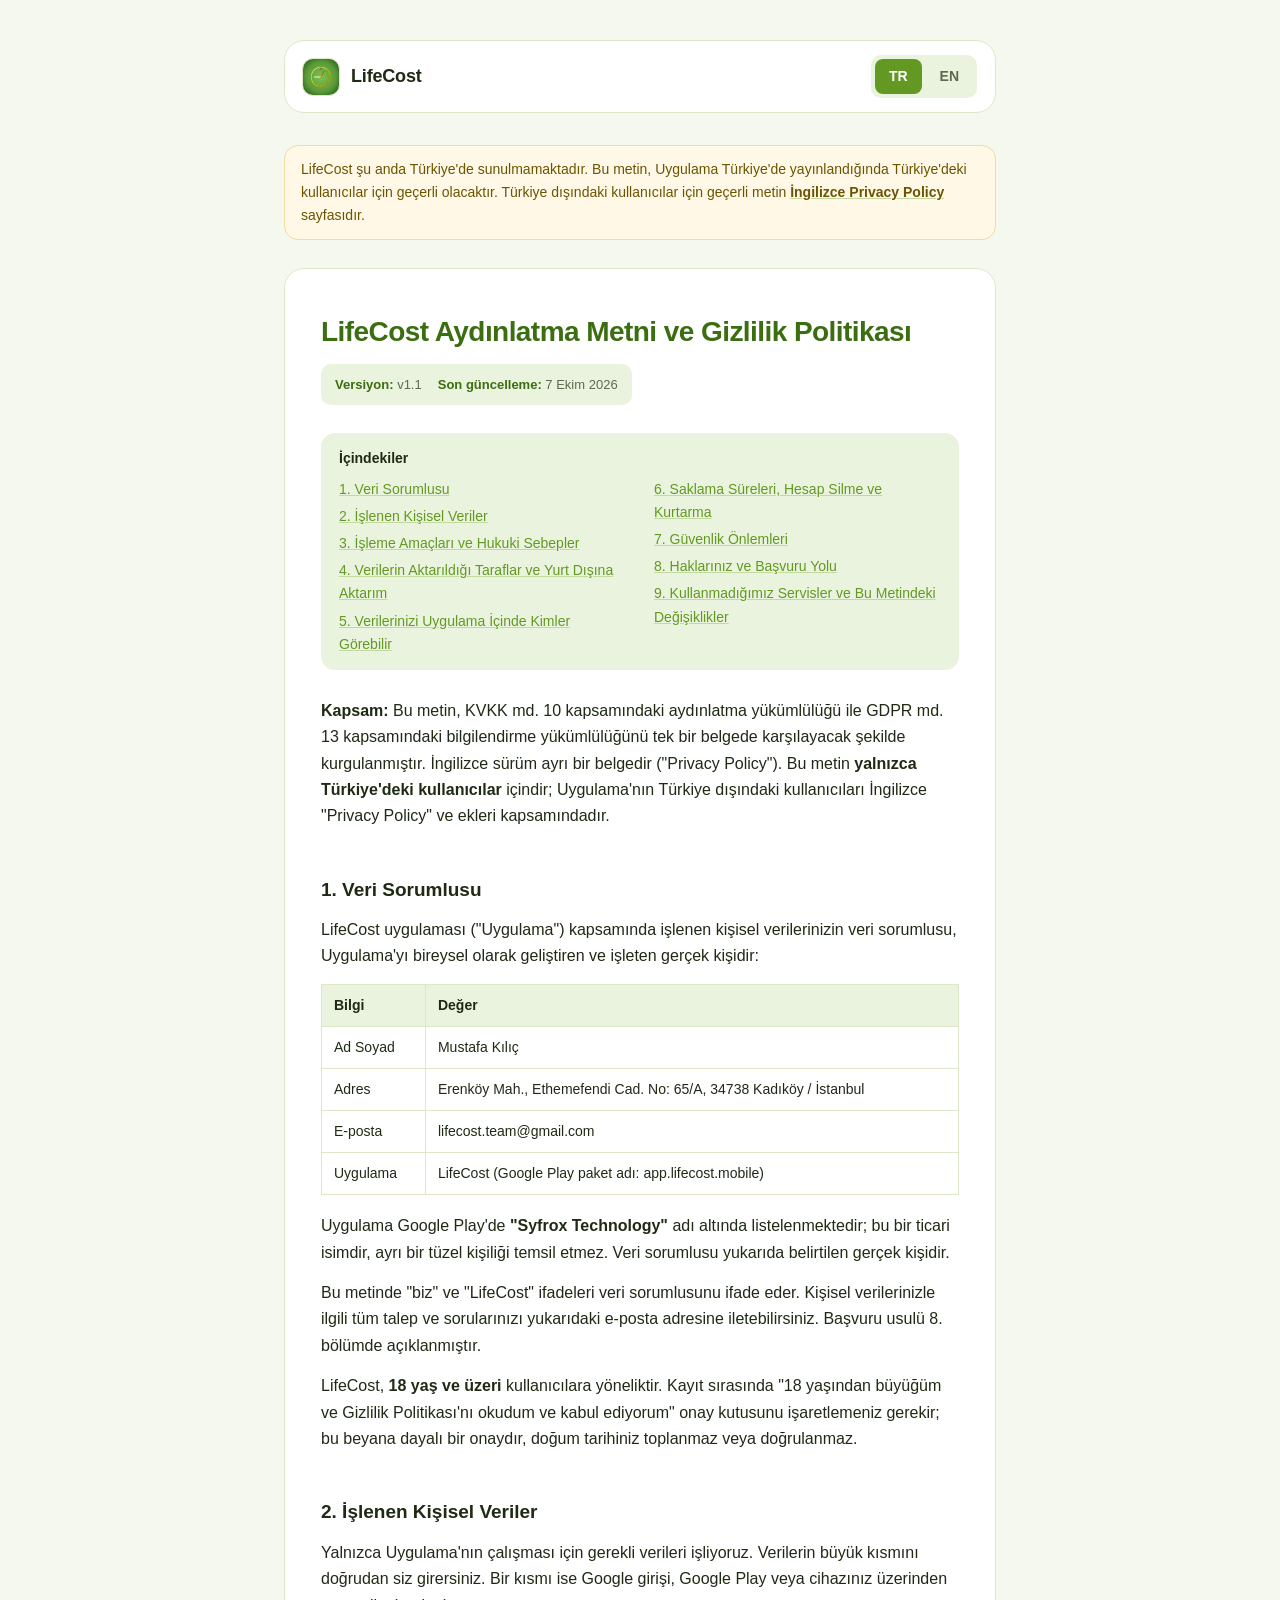
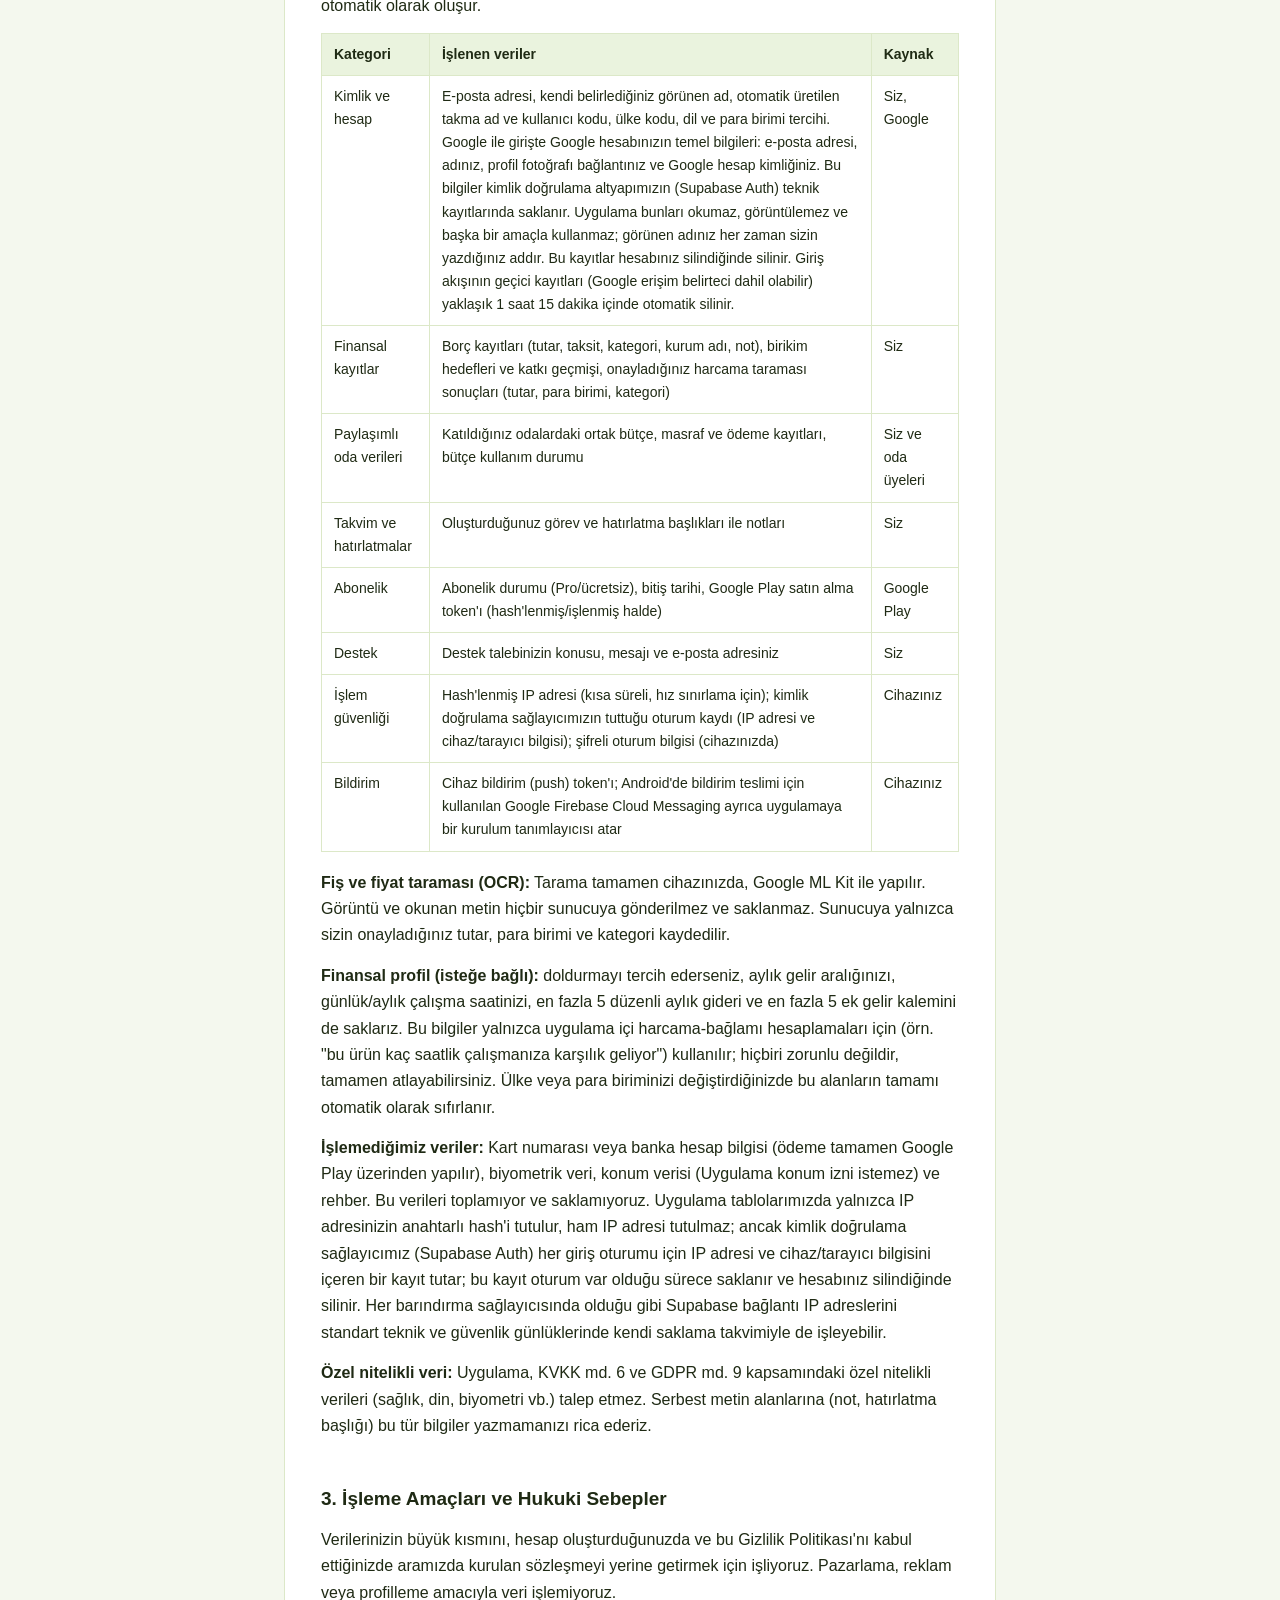
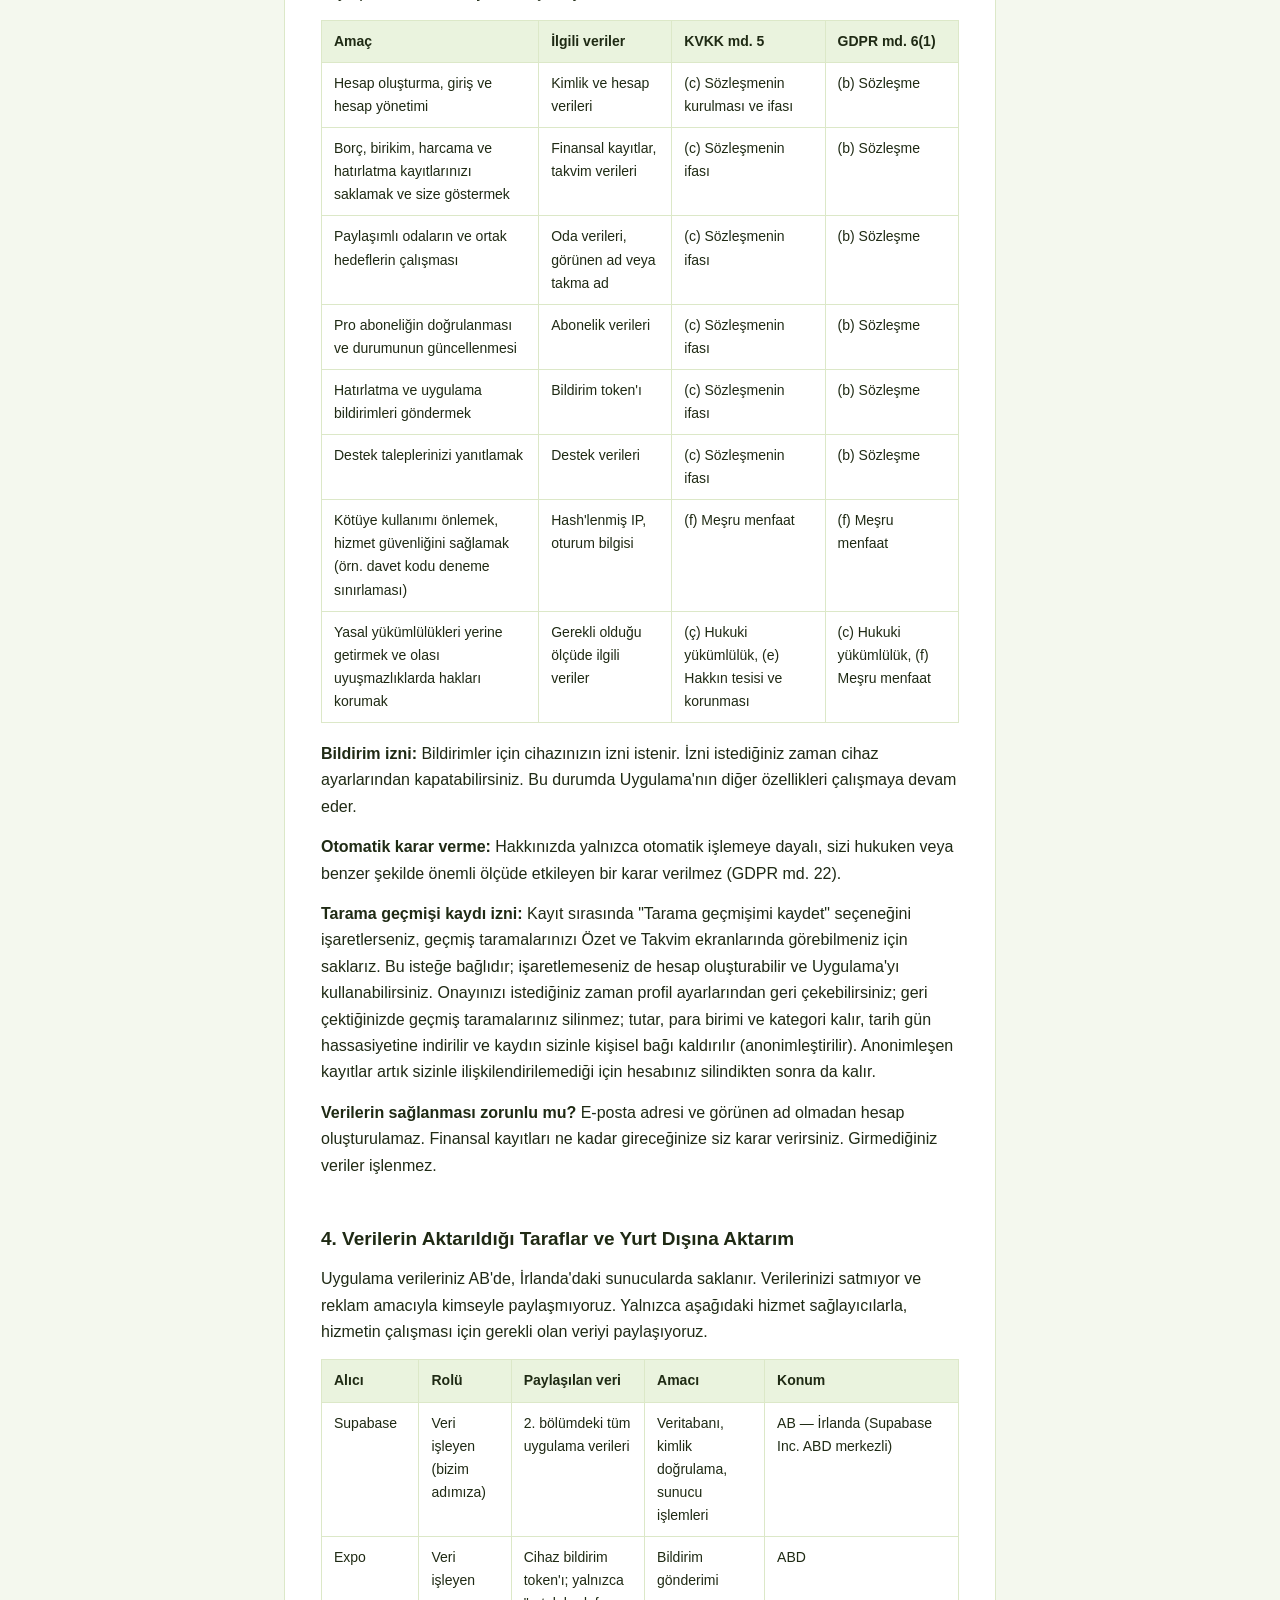
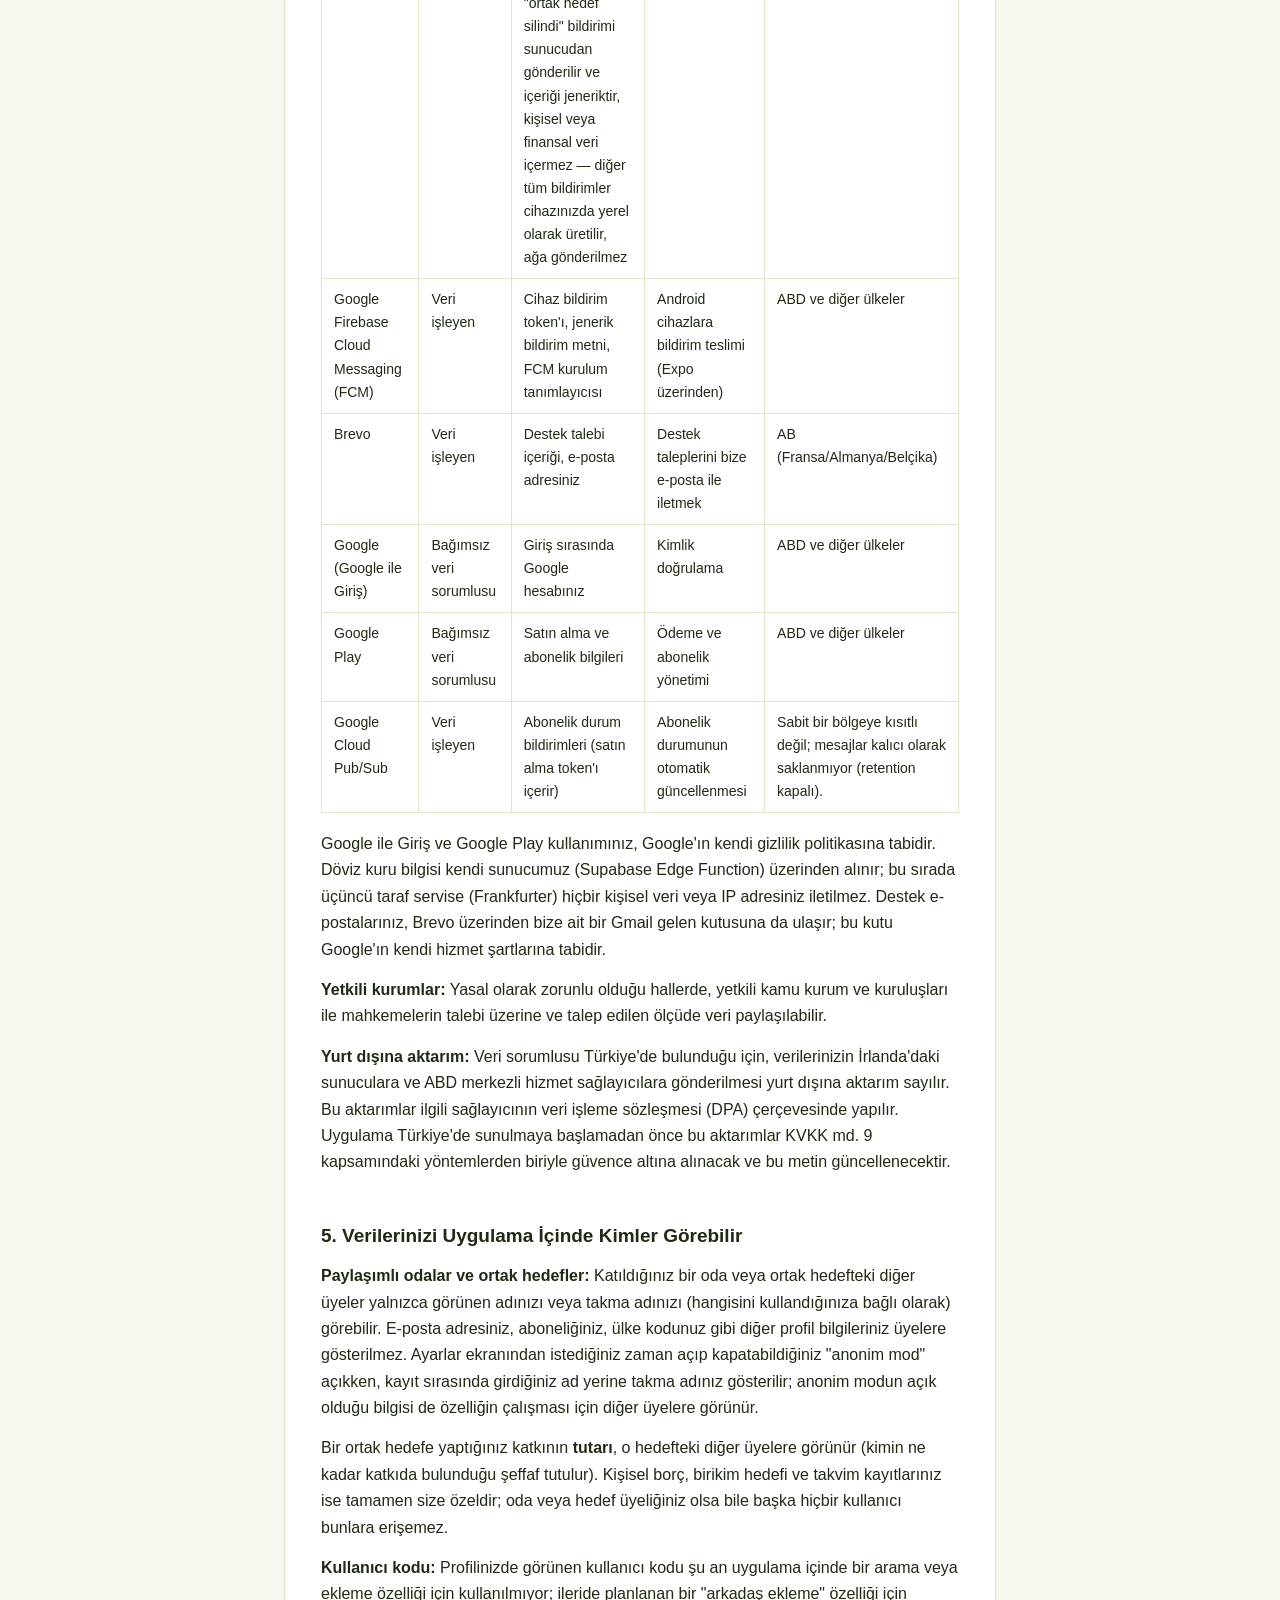
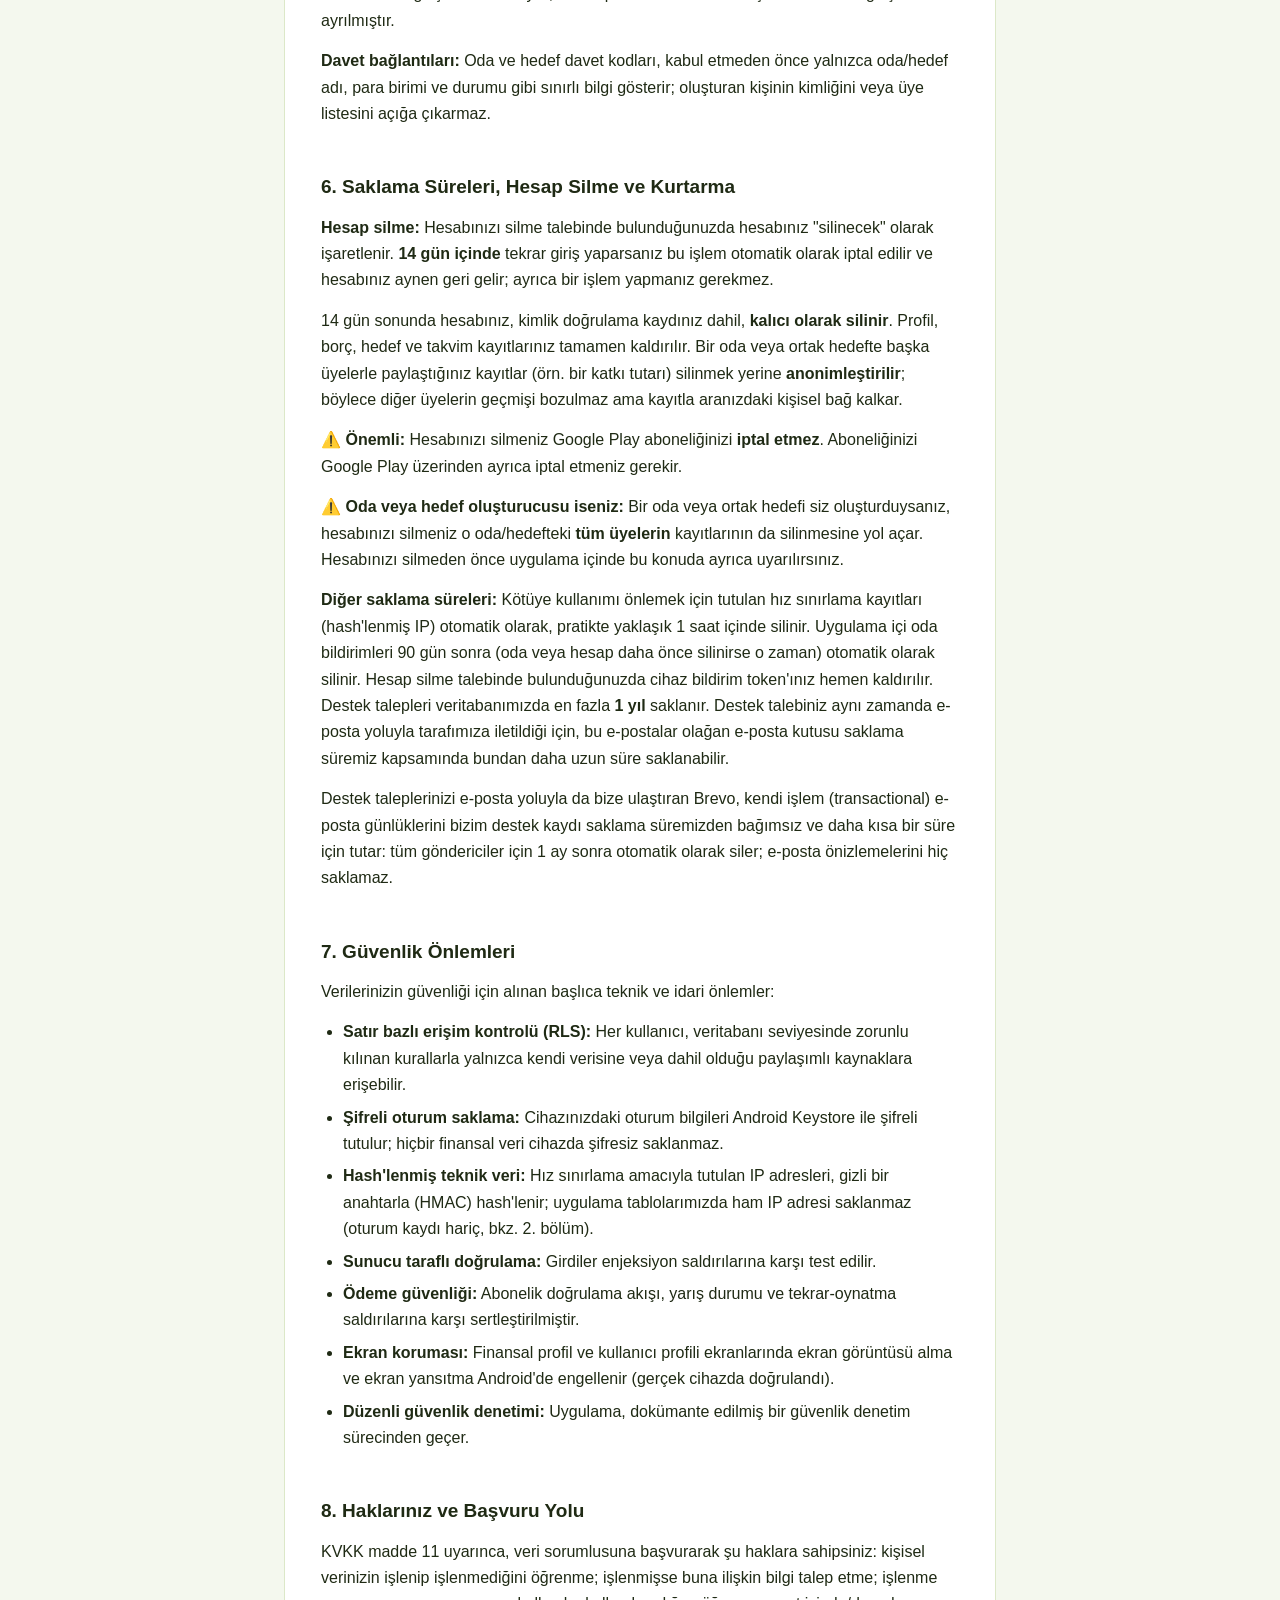
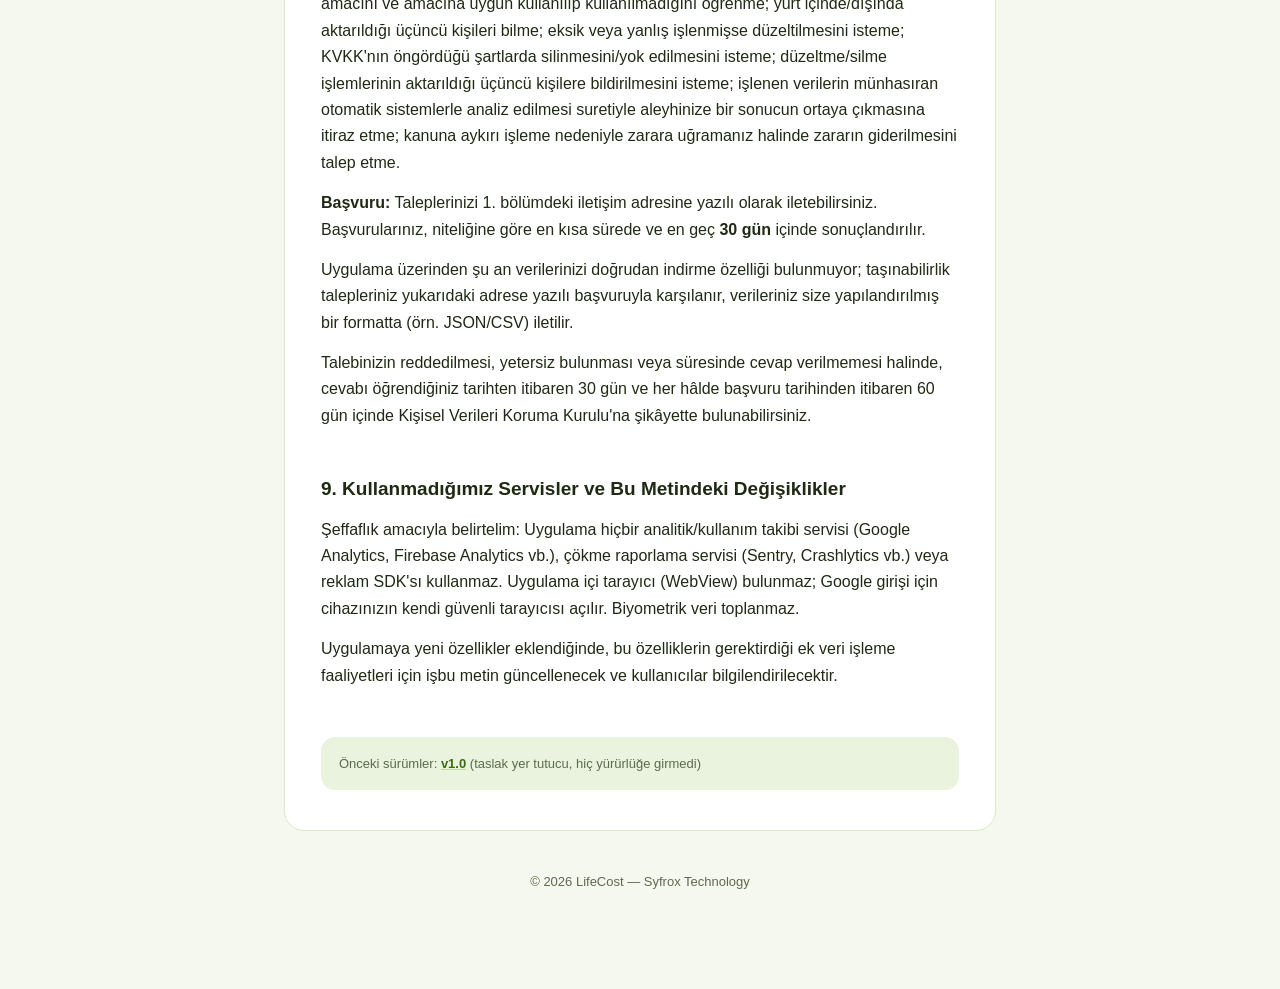
<file: privacy-policy/tr/index.html>
<!doctype html>
<html lang="tr">
<head>
  <meta charset="utf-8" />
  <meta name="viewport" content="width=device-width, initial-scale=1" />
  <title>Aydınlatma Metni ve Gizlilik Politikası — LifeCost</title>
  <meta name="robots" content="noindex" />
  <link rel="stylesheet" href="../../assets/style.css" />
</head>
<body>
  <div class="page">
    <header class="site-header">
      <a class="brand" href="../../">
        <span class="brand-mark" aria-hidden="true"></span>
        LifeCost
      </a>
      <nav class="lang-switch">
        <a class="active" href="../tr/">TR</a>
        <a class="" href="../en/">EN</a>
      </nav>
    </header>

    <div class="notice-banner">
      LifeCost şu anda Türkiye'de sunulmamaktadır. Bu metin, Uygulama Türkiye'de
      yayınlandığında Türkiye'deki kullanıcılar için geçerli olacaktır. Türkiye
      dışındaki kullanıcılar için geçerli metin
      <a href="../en/">İngilizce Privacy Policy</a> sayfasıdır.
    </div>

    <div class="content-card">
      <h1>LifeCost Aydınlatma Metni ve Gizlilik Politikası</h1>
      <div class="meta">
        <span><strong>Versiyon:</strong> v1.1</span>
        <span><strong>Son güncelleme:</strong> 7 Ekim 2026</span>
      </div>
      <nav class="toc" aria-label="İçindekiler">
      <strong>İçindekiler</strong>
      <ul>
        <li><a href="#1-veri-sorumlusu">1. Veri Sorumlusu</a></li>
        <li><a href="#2-islenen-kisisel-veriler">2. İşlenen Kişisel Veriler</a></li>
        <li><a href="#3-isleme-amaclar-ve-hukuki-sebepler">3. İşleme Amaçları ve Hukuki Sebepler</a></li>
        <li><a href="#4-verilerin-aktarldg-taraflar-ve-yurt-dsna-aktarm">4. Verilerin Aktarıldığı Taraflar ve Yurt Dışına Aktarım</a></li>
        <li><a href="#5-verilerinizi-uygulama-icinde-kimler-gorebilir">5. Verilerinizi Uygulama İçinde Kimler Görebilir</a></li>
        <li><a href="#6-saklama-sureleri-hesap-silme-ve-kurtarma">6. Saklama Süreleri, Hesap Silme ve Kurtarma</a></li>
        <li><a href="#7-guvenlik-onlemleri">7. Güvenlik Önlemleri</a></li>
        <li><a href="#8-haklarnz-ve-basvuru-yolu">8. Haklarınız ve Başvuru Yolu</a></li>
        <li><a href="#9-kullanmadgmz-servisler-ve-bu-metindeki-degisiklikler">9. Kullanmadığımız Servisler ve Bu Metindeki Değişiklikler</a></li>
      </ul>
    </nav>
<p><strong>Kapsam:</strong> Bu metin, KVKK md. 10 kapsamındaki aydınlatma yükümlülüğü ile GDPR md. 13 kapsamındaki bilgilendirme yükümlülüğünü tek bir belgede karşılayacak şekilde kurgulanmıştır. İngilizce sürüm ayrı bir belgedir ("Privacy Policy"). Bu metin <strong>yalnızca Türkiye'deki kullanıcılar</strong> içindir; Uygulama'nın Türkiye dışındaki kullanıcıları İngilizce "Privacy Policy" ve ekleri kapsamındadır.</p>
<h2 id="1-veri-sorumlusu">1. Veri Sorumlusu</h2>
<p>LifeCost uygulaması ("Uygulama") kapsamında işlenen kişisel verilerinizin veri sorumlusu, Uygulama'yı bireysel olarak geliştiren ve işleten gerçek kişidir:</p>
<div class="table-wrap"><table>
<thead>
<tr>
<th>Bilgi</th>
<th>Değer</th>
</tr>
</thead>
<tbody>
<tr>
<td>Ad Soyad</td>
<td>Mustafa Kılıç</td>
</tr>
<tr>
<td>Adres</td>
<td>Erenköy Mah., Ethemefendi Cad. No: 65/A, 34738 Kadıköy / İstanbul</td>
</tr>
<tr>
<td>E-posta</td>
<td>lifecost.team@gmail.com</td>
</tr>
<tr>
<td>Uygulama</td>
<td>LifeCost (Google Play paket adı: app.lifecost.mobile)</td>
</tr>
</tbody>
</table></div>
<p>Uygulama Google Play'de <strong>"Syfrox Technology"</strong> adı altında listelenmektedir; bu bir ticari isimdir, ayrı bir tüzel kişiliği temsil etmez. Veri sorumlusu yukarıda belirtilen gerçek kişidir.</p>
<p>Bu metinde "biz" ve "LifeCost" ifadeleri veri sorumlusunu ifade eder. Kişisel verilerinizle ilgili tüm talep ve sorularınızı yukarıdaki e-posta adresine iletebilirsiniz. Başvuru usulü 8. bölümde açıklanmıştır.</p>
<p>LifeCost, <strong>18 yaş ve üzeri</strong> kullanıcılara yöneliktir. Kayıt sırasında "18 yaşından büyüğüm ve Gizlilik Politikası'nı okudum ve kabul ediyorum" onay kutusunu işaretlemeniz gerekir; bu beyana dayalı bir onaydır, doğum tarihiniz toplanmaz veya doğrulanmaz.</p>
<h2 id="2-islenen-kisisel-veriler">2. İşlenen Kişisel Veriler</h2>
<p>Yalnızca Uygulama'nın çalışması için gerekli verileri işliyoruz. Verilerin büyük kısmını doğrudan siz girersiniz. Bir kısmı ise Google girişi, Google Play veya cihazınız üzerinden otomatik olarak oluşur.</p>
<div class="table-wrap"><table>
<thead>
<tr>
<th>Kategori</th>
<th>İşlenen veriler</th>
<th>Kaynak</th>
</tr>
</thead>
<tbody>
<tr>
<td>Kimlik ve hesap</td>
<td>E-posta adresi, kendi belirlediğiniz görünen ad, otomatik üretilen takma ad ve kullanıcı kodu, ülke kodu, dil ve para birimi tercihi. Google ile girişte Google hesabınızın temel bilgileri: e-posta adresi, adınız, profil fotoğrafı bağlantınız ve Google hesap kimliğiniz. Bu bilgiler kimlik doğrulama altyapımızın (Supabase Auth) teknik kayıtlarında saklanır. Uygulama bunları okumaz, görüntülemez ve başka bir amaçla kullanmaz; görünen adınız her zaman sizin yazdığınız addır. Bu kayıtlar hesabınız silindiğinde silinir. Giriş akışının geçici kayıtları (Google erişim belirteci dahil olabilir) yaklaşık 1 saat 15 dakika içinde otomatik silinir.</td>
<td>Siz, Google</td>
</tr>
<tr>
<td>Finansal kayıtlar</td>
<td>Borç kayıtları (tutar, taksit, kategori, kurum adı, not), birikim hedefleri ve katkı geçmişi, onayladığınız harcama taraması sonuçları (tutar, para birimi, kategori)</td>
<td>Siz</td>
</tr>
<tr>
<td>Paylaşımlı oda verileri</td>
<td>Katıldığınız odalardaki ortak bütçe, masraf ve ödeme kayıtları, bütçe kullanım durumu</td>
<td>Siz ve oda üyeleri</td>
</tr>
<tr>
<td>Takvim ve hatırlatmalar</td>
<td>Oluşturduğunuz görev ve hatırlatma başlıkları ile notları</td>
<td>Siz</td>
</tr>
<tr>
<td>Abonelik</td>
<td>Abonelik durumu (Pro/ücretsiz), bitiş tarihi, Google Play satın alma token'ı (hash'lenmiş/işlenmiş halde)</td>
<td>Google Play</td>
</tr>
<tr>
<td>Destek</td>
<td>Destek talebinizin konusu, mesajı ve e-posta adresiniz</td>
<td>Siz</td>
</tr>
<tr>
<td>İşlem güvenliği</td>
<td>Hash'lenmiş IP adresi (kısa süreli, hız sınırlama için); kimlik doğrulama sağlayıcımızın tuttuğu oturum kaydı (IP adresi ve cihaz/tarayıcı bilgisi); şifreli oturum bilgisi (cihazınızda)</td>
<td>Cihazınız</td>
</tr>
<tr>
<td>Bildirim</td>
<td>Cihaz bildirim (push) token'ı; Android'de bildirim teslimi için kullanılan Google Firebase Cloud Messaging ayrıca uygulamaya bir kurulum tanımlayıcısı atar</td>
<td>Cihazınız</td>
</tr>
</tbody>
</table></div>
<p><strong>Fiş ve fiyat taraması (OCR):</strong> Tarama tamamen cihazınızda, Google ML Kit ile yapılır. Görüntü ve okunan metin hiçbir sunucuya gönderilmez ve saklanmaz. Sunucuya yalnızca sizin onayladığınız tutar, para birimi ve kategori kaydedilir.</p>
<p><strong>Finansal profil (isteğe bağlı):</strong> doldurmayı tercih ederseniz, aylık gelir aralığınızı, günlük/aylık çalışma saatinizi, en fazla 5 düzenli aylık gideri ve en fazla 5 ek gelir kalemini de saklarız. Bu bilgiler yalnızca uygulama içi harcama-bağlamı hesaplamaları için (örn. "bu ürün kaç saatlik çalışmanıza karşılık geliyor") kullanılır; hiçbiri zorunlu değildir, tamamen atlayabilirsiniz. Ülke veya para biriminizi değiştirdiğinizde bu alanların tamamı otomatik olarak sıfırlanır.</p>
<p><strong>İşlemediğimiz veriler:</strong> Kart numarası veya banka hesap bilgisi (ödeme tamamen Google Play üzerinden yapılır), biyometrik veri, konum verisi (Uygulama konum izni istemez) ve rehber. Bu verileri toplamıyor ve saklamıyoruz. Uygulama tablolarımızda yalnızca IP adresinizin anahtarlı hash'i tutulur, ham IP adresi tutulmaz; ancak kimlik doğrulama sağlayıcımız (Supabase Auth) her giriş oturumu için IP adresi ve cihaz/tarayıcı bilgisini içeren bir kayıt tutar; bu kayıt oturum var olduğu sürece saklanır ve hesabınız silindiğinde silinir. Her barındırma sağlayıcısında olduğu gibi Supabase bağlantı IP adreslerini standart teknik ve güvenlik günlüklerinde kendi saklama takvimiyle de işleyebilir.</p>
<p><strong>Özel nitelikli veri:</strong> Uygulama, KVKK md. 6 ve GDPR md. 9 kapsamındaki özel nitelikli verileri (sağlık, din, biyometri vb.) talep etmez. Serbest metin alanlarına (not, hatırlatma başlığı) bu tür bilgiler yazmamanızı rica ederiz.</p>
<h2 id="3-isleme-amaclar-ve-hukuki-sebepler">3. İşleme Amaçları ve Hukuki Sebepler</h2>
<p>Verilerinizin büyük kısmını, hesap oluşturduğunuzda ve bu Gizlilik Politikası'nı kabul ettiğinizde aramızda kurulan sözleşmeyi yerine getirmek için işliyoruz. Pazarlama, reklam veya profilleme amacıyla veri işlemiyoruz.</p>
<div class="table-wrap"><table>
<thead>
<tr>
<th>Amaç</th>
<th>İlgili veriler</th>
<th>KVKK md. 5</th>
<th>GDPR md. 6(1)</th>
</tr>
</thead>
<tbody>
<tr>
<td>Hesap oluşturma, giriş ve hesap yönetimi</td>
<td>Kimlik ve hesap verileri</td>
<td>(c) Sözleşmenin kurulması ve ifası</td>
<td>(b) Sözleşme</td>
</tr>
<tr>
<td>Borç, birikim, harcama ve hatırlatma kayıtlarınızı saklamak ve size göstermek</td>
<td>Finansal kayıtlar, takvim verileri</td>
<td>(c) Sözleşmenin ifası</td>
<td>(b) Sözleşme</td>
</tr>
<tr>
<td>Paylaşımlı odaların ve ortak hedeflerin çalışması</td>
<td>Oda verileri, görünen ad veya takma ad</td>
<td>(c) Sözleşmenin ifası</td>
<td>(b) Sözleşme</td>
</tr>
<tr>
<td>Pro aboneliğin doğrulanması ve durumunun güncellenmesi</td>
<td>Abonelik verileri</td>
<td>(c) Sözleşmenin ifası</td>
<td>(b) Sözleşme</td>
</tr>
<tr>
<td>Hatırlatma ve uygulama bildirimleri göndermek</td>
<td>Bildirim token'ı</td>
<td>(c) Sözleşmenin ifası</td>
<td>(b) Sözleşme</td>
</tr>
<tr>
<td>Destek taleplerinizi yanıtlamak</td>
<td>Destek verileri</td>
<td>(c) Sözleşmenin ifası</td>
<td>(b) Sözleşme</td>
</tr>
<tr>
<td>Kötüye kullanımı önlemek, hizmet güvenliğini sağlamak (örn. davet kodu deneme sınırlaması)</td>
<td>Hash'lenmiş IP, oturum bilgisi</td>
<td>(f) Meşru menfaat</td>
<td>(f) Meşru menfaat</td>
</tr>
<tr>
<td>Yasal yükümlülükleri yerine getirmek ve olası uyuşmazlıklarda hakları korumak</td>
<td>Gerekli olduğu ölçüde ilgili veriler</td>
<td>(ç) Hukuki yükümlülük, (e) Hakkın tesisi ve korunması</td>
<td>(c) Hukuki yükümlülük, (f) Meşru menfaat</td>
</tr>
</tbody>
</table></div>
<p><strong>Bildirim izni:</strong> Bildirimler için cihazınızın izni istenir. İzni istediğiniz zaman cihaz ayarlarından kapatabilirsiniz. Bu durumda Uygulama'nın diğer özellikleri çalışmaya devam eder.</p>
<p><strong>Otomatik karar verme:</strong> Hakkınızda yalnızca otomatik işlemeye dayalı, sizi hukuken veya benzer şekilde önemli ölçüde etkileyen bir karar verilmez (GDPR md. 22).</p>
<p><strong>Tarama geçmişi kaydı izni:</strong> Kayıt sırasında "Tarama geçmişimi kaydet" seçeneğini işaretlerseniz, geçmiş taramalarınızı Özet ve Takvim ekranlarında görebilmeniz için saklarız. Bu isteğe bağlıdır; işaretlemeseniz de hesap oluşturabilir ve Uygulama'yı kullanabilirsiniz. Onayınızı istediğiniz zaman profil ayarlarından geri çekebilirsiniz; geri çektiğinizde geçmiş taramalarınız silinmez; tutar, para birimi ve kategori kalır, tarih gün hassasiyetine indirilir ve kaydın sizinle kişisel bağı kaldırılır (anonimleştirilir). Anonimleşen kayıtlar artık sizinle ilişkilendirilemediği için hesabınız silindikten sonra da kalır.</p>
<p><strong>Verilerin sağlanması zorunlu mu?</strong> E-posta adresi ve görünen ad olmadan hesap oluşturulamaz. Finansal kayıtları ne kadar gireceğinize siz karar verirsiniz. Girmediğiniz veriler işlenmez.</p>
<h2 id="4-verilerin-aktarldg-taraflar-ve-yurt-dsna-aktarm">4. Verilerin Aktarıldığı Taraflar ve Yurt Dışına Aktarım</h2>
<p>Uygulama verileriniz AB'de, İrlanda'daki sunucularda saklanır. Verilerinizi satmıyor ve reklam amacıyla kimseyle paylaşmıyoruz. Yalnızca aşağıdaki hizmet sağlayıcılarla, hizmetin çalışması için gerekli olan veriyi paylaşıyoruz.</p>
<div class="table-wrap"><table>
<thead>
<tr>
<th>Alıcı</th>
<th>Rolü</th>
<th>Paylaşılan veri</th>
<th>Amacı</th>
<th>Konum</th>
</tr>
</thead>
<tbody>
<tr>
<td>Supabase</td>
<td>Veri işleyen (bizim adımıza)</td>
<td>2. bölümdeki tüm uygulama verileri</td>
<td>Veritabanı, kimlik doğrulama, sunucu işlemleri</td>
<td>AB — İrlanda (Supabase Inc. ABD merkezli)</td>
</tr>
<tr>
<td>Expo</td>
<td>Veri işleyen</td>
<td>Cihaz bildirim token'ı; yalnızca "ortak hedef silindi" bildirimi sunucudan gönderilir ve içeriği jeneriktir, kişisel veya finansal veri içermez — diğer tüm bildirimler cihazınızda yerel olarak üretilir, ağa gönderilmez</td>
<td>Bildirim gönderimi</td>
<td>ABD</td>
</tr>
<tr>
<td>Google Firebase Cloud Messaging (FCM)</td>
<td>Veri işleyen</td>
<td>Cihaz bildirim token'ı, jenerik bildirim metni, FCM kurulum tanımlayıcısı</td>
<td>Android cihazlara bildirim teslimi (Expo üzerinden)</td>
<td>ABD ve diğer ülkeler</td>
</tr>
<tr>
<td>Brevo</td>
<td>Veri işleyen</td>
<td>Destek talebi içeriği, e-posta adresiniz</td>
<td>Destek taleplerini bize e-posta ile iletmek</td>
<td>AB (Fransa/Almanya/Belçika)</td>
</tr>
<tr>
<td>Google (Google ile Giriş)</td>
<td>Bağımsız veri sorumlusu</td>
<td>Giriş sırasında Google hesabınız</td>
<td>Kimlik doğrulama</td>
<td>ABD ve diğer ülkeler</td>
</tr>
<tr>
<td>Google Play</td>
<td>Bağımsız veri sorumlusu</td>
<td>Satın alma ve abonelik bilgileri</td>
<td>Ödeme ve abonelik yönetimi</td>
<td>ABD ve diğer ülkeler</td>
</tr>
<tr>
<td>Google Cloud Pub/Sub</td>
<td>Veri işleyen</td>
<td>Abonelik durum bildirimleri (satın alma token'ı içerir)</td>
<td>Abonelik durumunun otomatik güncellenmesi</td>
<td>Sabit bir bölgeye kısıtlı değil; mesajlar kalıcı olarak saklanmıyor (retention kapalı).</td>
</tr>
</tbody>
</table></div>
<p>Google ile Giriş ve Google Play kullanımınız, Google'ın kendi gizlilik politikasına tabidir. Döviz kuru bilgisi kendi sunucumuz (Supabase Edge Function) üzerinden alınır; bu sırada üçüncü taraf servise (Frankfurter) hiçbir kişisel veri veya IP adresiniz iletilmez. Destek e-postalarınız, Brevo üzerinden bize ait bir Gmail gelen kutusuna da ulaşır; bu kutu Google'ın kendi hizmet şartlarına tabidir.</p>
<p><strong>Yetkili kurumlar:</strong> Yasal olarak zorunlu olduğu hallerde, yetkili kamu kurum ve kuruluşları ile mahkemelerin talebi üzerine ve talep edilen ölçüde veri paylaşılabilir.</p>
<p><strong>Yurt dışına aktarım:</strong> Veri sorumlusu Türkiye'de bulunduğu için, verilerinizin İrlanda'daki sunuculara ve ABD merkezli hizmet sağlayıcılara gönderilmesi yurt dışına aktarım sayılır. Bu aktarımlar ilgili sağlayıcının veri işleme sözleşmesi (DPA) çerçevesinde yapılır. Uygulama Türkiye'de sunulmaya başlamadan önce bu aktarımlar KVKK md. 9 kapsamındaki yöntemlerden biriyle güvence altına alınacak ve bu metin güncellenecektir.</p>
<h2 id="5-verilerinizi-uygulama-icinde-kimler-gorebilir">5. Verilerinizi Uygulama İçinde Kimler Görebilir</h2>
<p><strong>Paylaşımlı odalar ve ortak hedefler:</strong> Katıldığınız bir oda veya ortak hedefteki diğer üyeler yalnızca görünen adınızı veya takma adınızı (hangisini kullandığınıza bağlı olarak) görebilir. E-posta adresiniz, aboneliğiniz, ülke kodunuz gibi diğer profil bilgileriniz üyelere gösterilmez. Ayarlar ekranından istediğiniz zaman açıp kapatabildiğiniz "anonim mod" açıkken, kayıt sırasında girdiğiniz ad yerine takma adınız gösterilir; anonim modun açık olduğu bilgisi de özelliğin çalışması için diğer üyelere görünür.</p>
<p>Bir ortak hedefe yaptığınız katkının <strong>tutarı</strong>, o hedefteki diğer üyelere görünür (kimin ne kadar katkıda bulunduğu şeffaf tutulur). Kişisel borç, birikim hedefi ve takvim kayıtlarınız ise tamamen size özeldir; oda veya hedef üyeliğiniz olsa bile başka hiçbir kullanıcı bunlara erişemez.</p>
<p><strong>Kullanıcı kodu:</strong> Profilinizde görünen kullanıcı kodu şu an uygulama içinde bir arama veya ekleme özelliği için kullanılmıyor; ileride planlanan bir "arkadaş ekleme" özelliği için ayrılmıştır.</p>
<p><strong>Davet bağlantıları:</strong> Oda ve hedef davet kodları, kabul etmeden önce yalnızca oda/hedef adı, para birimi ve durumu gibi sınırlı bilgi gösterir; oluşturan kişinin kimliğini veya üye listesini açığa çıkarmaz.</p>
<h2 id="6-saklama-sureleri-hesap-silme-ve-kurtarma">6. Saklama Süreleri, Hesap Silme ve Kurtarma</h2>
<p><strong>Hesap silme:</strong> Hesabınızı silme talebinde bulunduğunuzda hesabınız "silinecek" olarak işaretlenir. <strong>14 gün içinde</strong> tekrar giriş yaparsanız bu işlem otomatik olarak iptal edilir ve hesabınız aynen geri gelir; ayrıca bir işlem yapmanız gerekmez.</p>
<p>14 gün sonunda hesabınız, kimlik doğrulama kaydınız dahil, <strong>kalıcı olarak silinir</strong>. Profil, borç, hedef ve takvim kayıtlarınız tamamen kaldırılır. Bir oda veya ortak hedefte başka üyelerle paylaştığınız kayıtlar (örn. bir katkı tutarı) silinmek yerine <strong>anonimleştirilir</strong>; böylece diğer üyelerin geçmişi bozulmaz ama kayıtla aranızdaki kişisel bağ kalkar.</p>
<p>⚠️ <strong>Önemli:</strong> Hesabınızı silmeniz Google Play aboneliğinizi <strong>iptal etmez</strong>. Aboneliğinizi Google Play üzerinden ayrıca iptal etmeniz gerekir.</p>
<p>⚠️ <strong>Oda veya hedef oluşturucusu iseniz:</strong> Bir oda veya ortak hedefi siz oluşturduysanız, hesabınızı silmeniz o oda/hedefteki <strong>tüm üyelerin</strong> kayıtlarının da silinmesine yol açar. Hesabınızı silmeden önce uygulama içinde bu konuda ayrıca uyarılırsınız.</p>
<p><strong>Diğer saklama süreleri:</strong> Kötüye kullanımı önlemek için tutulan hız sınırlama kayıtları (hash'lenmiş IP) otomatik olarak, pratikte yaklaşık 1 saat içinde silinir. Uygulama içi oda bildirimleri 90 gün sonra (oda veya hesap daha önce silinirse o zaman) otomatik olarak silinir. Hesap silme talebinde bulunduğunuzda cihaz bildirim token'ınız hemen kaldırılır. Destek talepleri veritabanımızda en fazla <strong>1 yıl</strong> saklanır. Destek talebiniz aynı zamanda e-posta yoluyla tarafımıza iletildiği için, bu e-postalar olağan e-posta kutusu saklama süremiz kapsamında bundan daha uzun süre saklanabilir.</p>
<p>Destek taleplerinizi e-posta yoluyla da bize ulaştıran Brevo, kendi işlem (transactional) e-posta günlüklerini bizim destek kaydı saklama süremizden bağımsız ve daha kısa bir süre için tutar: tüm göndericiler için 1 ay sonra otomatik olarak siler; e-posta önizlemelerini hiç saklamaz.</p>
<h2 id="7-guvenlik-onlemleri">7. Güvenlik Önlemleri</h2>
<p>Verilerinizin güvenliği için alınan başlıca teknik ve idari önlemler:</p>
<ul>
<li><strong>Satır bazlı erişim kontrolü (RLS):</strong> Her kullanıcı, veritabanı seviyesinde zorunlu kılınan kurallarla yalnızca kendi verisine veya dahil olduğu paylaşımlı kaynaklara erişebilir.</li>
<li><strong>Şifreli oturum saklama:</strong> Cihazınızdaki oturum bilgileri Android Keystore ile şifreli tutulur; hiçbir finansal veri cihazda şifresiz saklanmaz.</li>
<li><strong>Hash'lenmiş teknik veri:</strong> Hız sınırlama amacıyla tutulan IP adresleri, gizli bir anahtarla (HMAC) hash'lenir; uygulama tablolarımızda ham IP adresi saklanmaz (oturum kaydı hariç, bkz. 2. bölüm).</li>
<li><strong>Sunucu taraflı doğrulama:</strong> Girdiler enjeksiyon saldırılarına karşı test edilir.</li>
<li><strong>Ödeme güvenliği:</strong> Abonelik doğrulama akışı, yarış durumu ve tekrar-oynatma saldırılarına karşı sertleştirilmiştir.</li>
<li><strong>Ekran koruması:</strong> Finansal profil ve kullanıcı profili ekranlarında ekran görüntüsü alma ve ekran yansıtma Android'de engellenir (gerçek cihazda doğrulandı).</li>
<li><strong>Düzenli güvenlik denetimi:</strong> Uygulama, dokümante edilmiş bir güvenlik denetim sürecinden geçer.</li>
</ul>
<h2 id="8-haklarnz-ve-basvuru-yolu">8. Haklarınız ve Başvuru Yolu</h2>
<p>KVKK madde 11 uyarınca, veri sorumlusuna başvurarak şu haklara sahipsiniz: kişisel verinizin işlenip işlenmediğini öğrenme; işlenmişse buna ilişkin bilgi talep etme; işlenme amacını ve amacına uygun kullanılıp kullanılmadığını öğrenme; yurt içinde/dışında aktarıldığı üçüncü kişileri bilme; eksik veya yanlış işlenmişse düzeltilmesini isteme; KVKK'nın öngördüğü şartlarda silinmesini/yok edilmesini isteme; düzeltme/silme işlemlerinin aktarıldığı üçüncü kişilere bildirilmesini isteme; işlenen verilerin münhasıran otomatik sistemlerle analiz edilmesi suretiyle aleyhinize bir sonucun ortaya çıkmasına itiraz etme; kanuna aykırı işleme nedeniyle zarara uğramanız halinde zararın giderilmesini talep etme.</p>
<p><strong>Başvuru:</strong> Taleplerinizi 1. bölümdeki iletişim adresine yazılı olarak iletebilirsiniz. Başvurularınız, niteliğine göre en kısa sürede ve en geç <strong>30 gün</strong> içinde sonuçlandırılır.</p>
<p>Uygulama üzerinden şu an verilerinizi doğrudan indirme özelliği bulunmuyor; taşınabilirlik talepleriniz yukarıdaki adrese yazılı başvuruyla karşılanır, verileriniz size yapılandırılmış bir formatta (örn. JSON/CSV) iletilir.</p>
<p>Talebinizin reddedilmesi, yetersiz bulunması veya süresinde cevap verilmemesi halinde, cevabı öğrendiğiniz tarihten itibaren 30 gün ve her hâlde başvuru tarihinden itibaren 60 gün içinde Kişisel Verileri Koruma Kurulu'na şikâyette bulunabilirsiniz.</p>
<h2 id="9-kullanmadgmz-servisler-ve-bu-metindeki-degisiklikler">9. Kullanmadığımız Servisler ve Bu Metindeki Değişiklikler</h2>
<p>Şeffaflık amacıyla belirtelim: Uygulama hiçbir analitik/kullanım takibi servisi (Google Analytics, Firebase Analytics vb.), çökme raporlama servisi (Sentry, Crashlytics vb.) veya reklam SDK'sı kullanmaz. Uygulama içi tarayıcı (WebView) bulunmaz; Google girişi için cihazınızın kendi güvenli tarayıcısı açılır. Biyometrik veri toplanmaz.</p>
<p>Uygulamaya yeni özellikler eklendiğinde, bu özelliklerin gerektirdiği ek veri işleme faaliyetleri için işbu metin güncellenecek ve kullanıcılar bilgilendirilecektir.</p>
      <div class="version-note">
        Önceki sürümler: <a href="v1.0.html">v1.0</a> (taslak yer tutucu, hiç yürürlüğe girmedi)
      </div>
    </div>

    <footer class="site-footer">
      © <span id="year"></span> LifeCost — Syfrox Technology
    </footer>
  </div>
  <script>
    document.getElementById("year").textContent = new Date().getFullYear();
  </script>
</body>
</html>
</file>
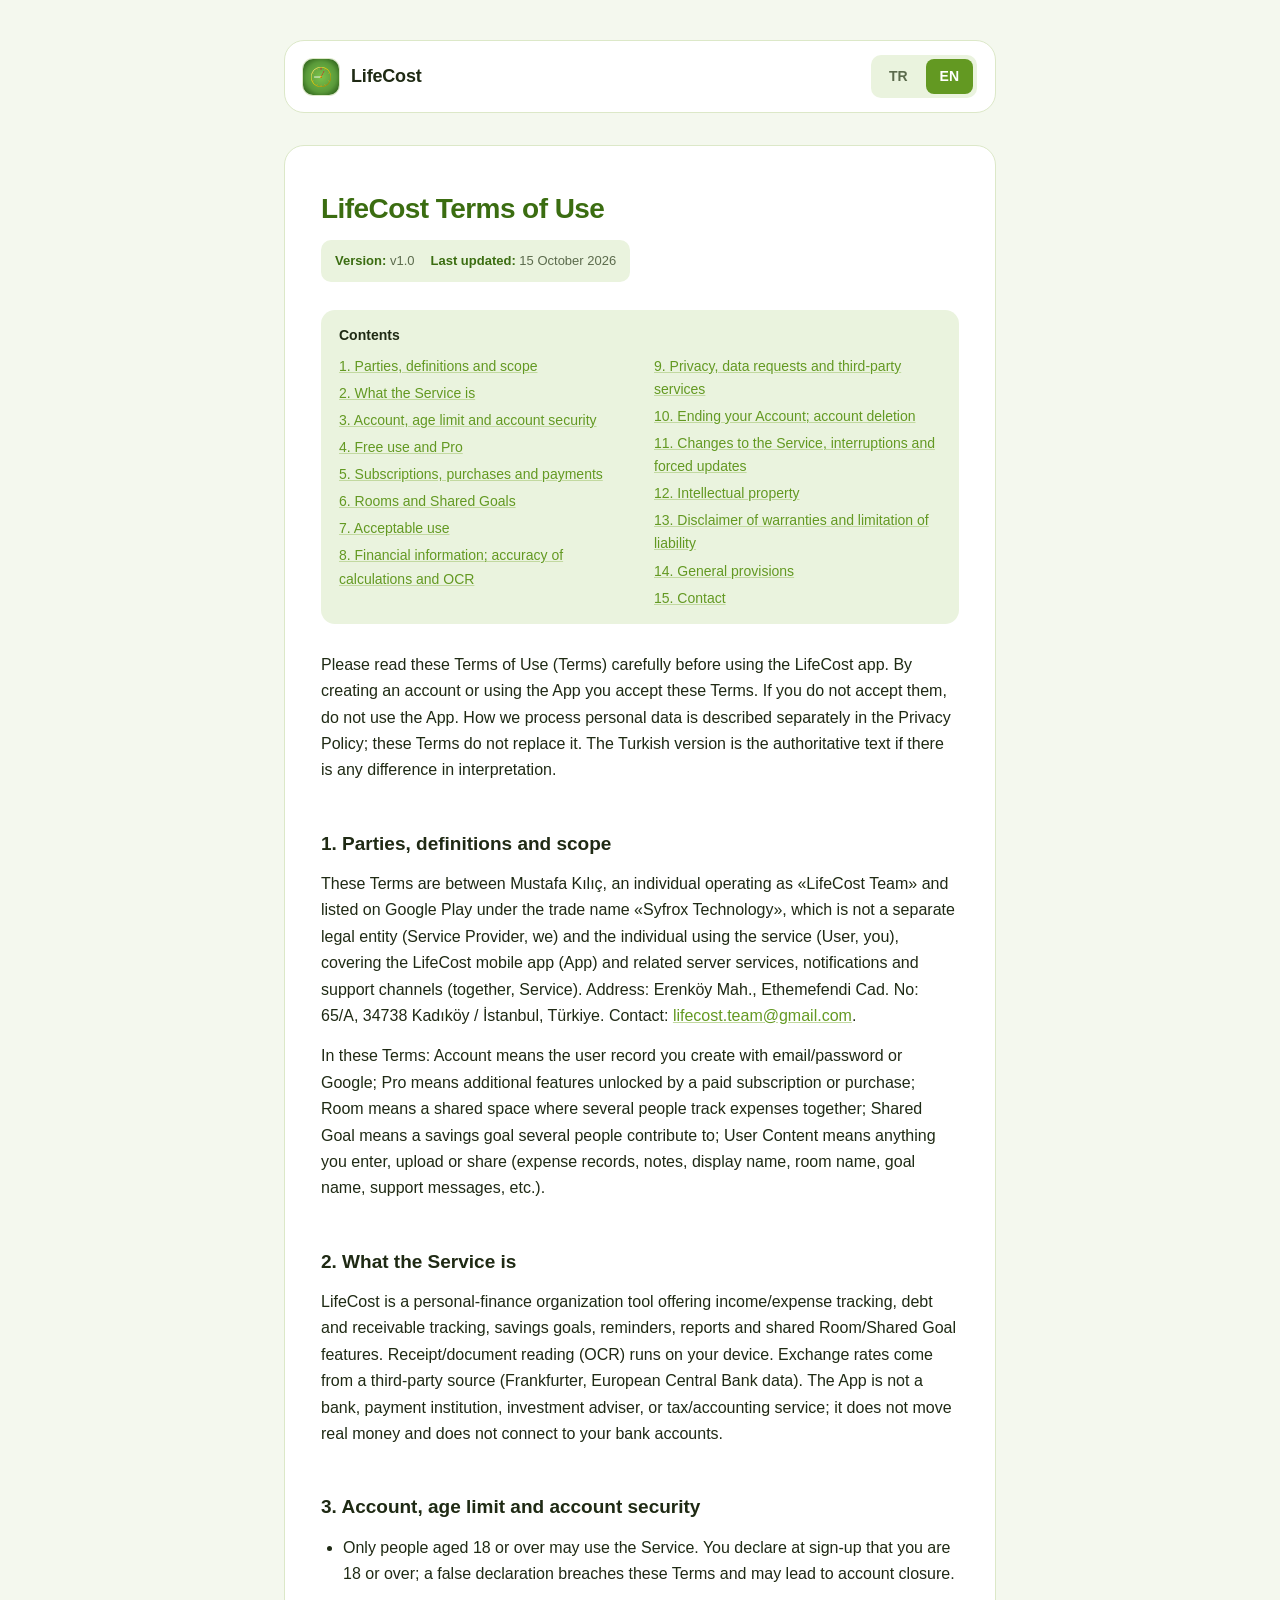
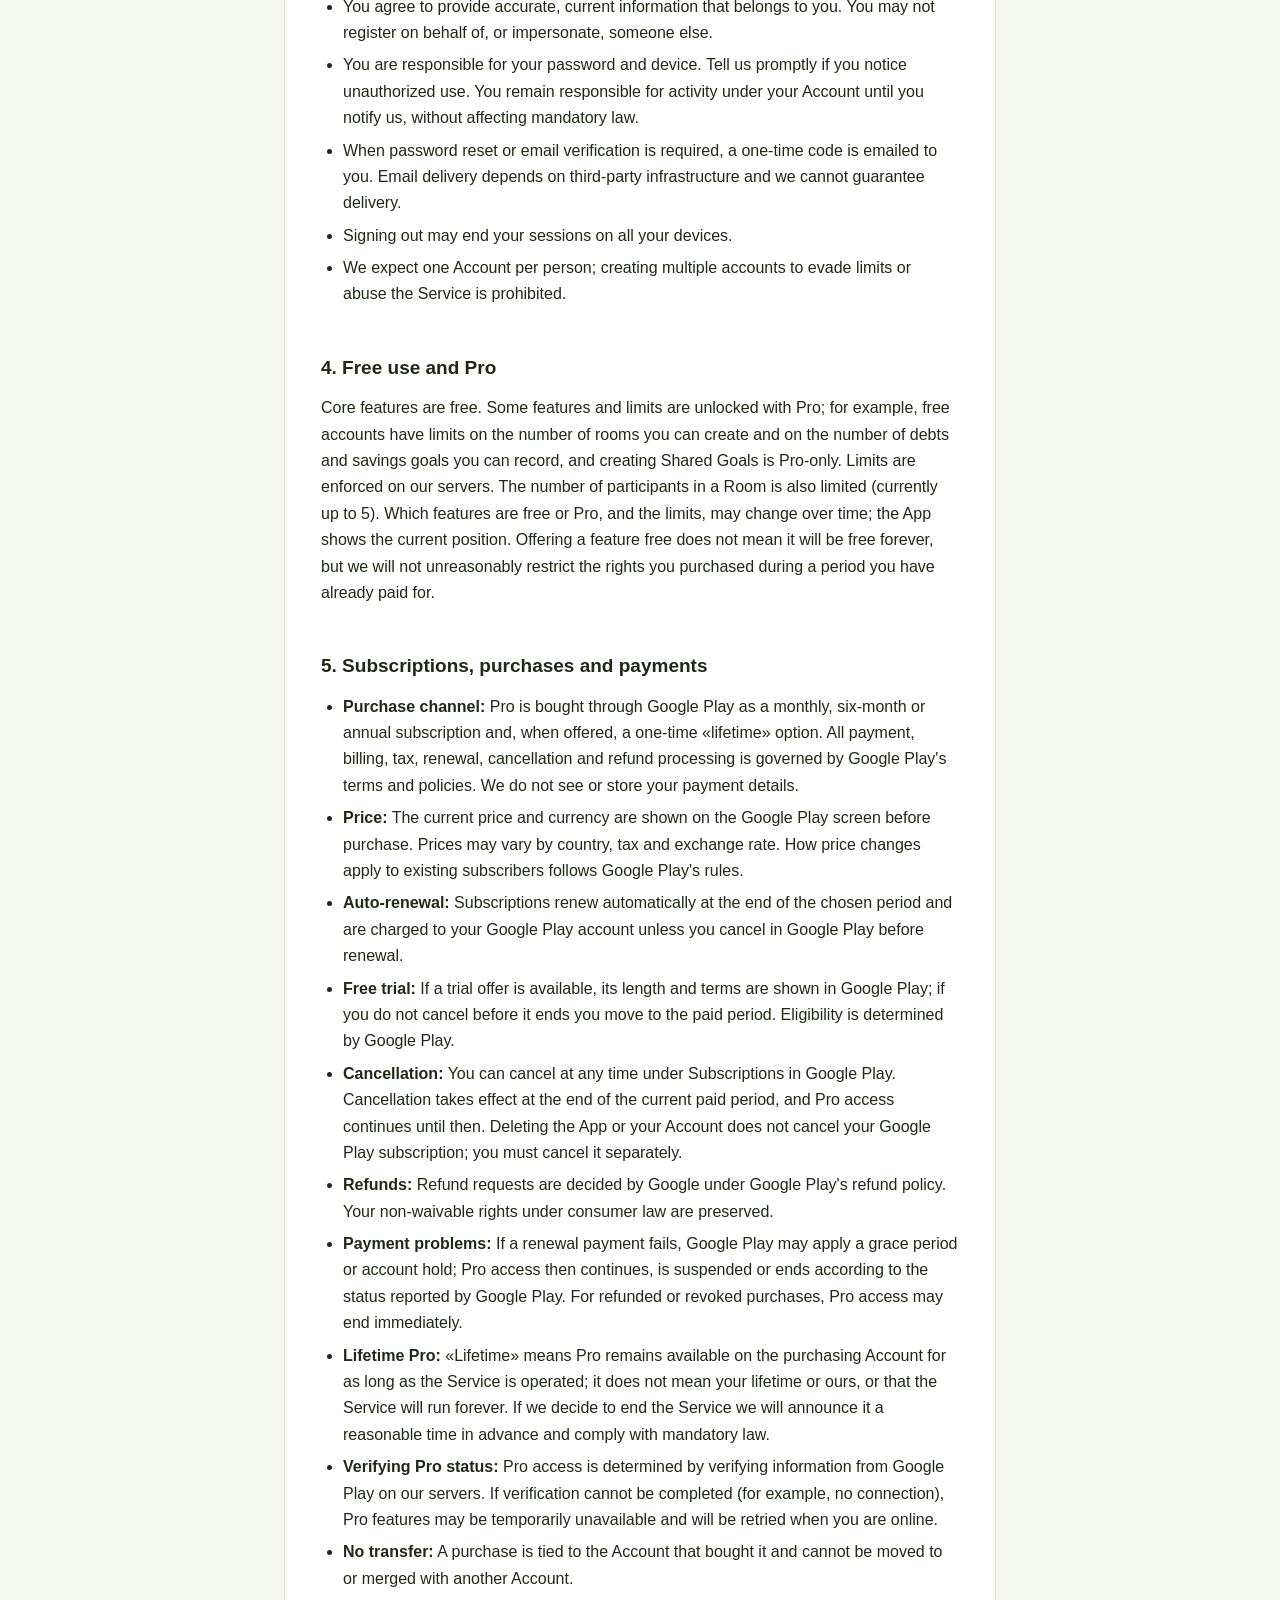
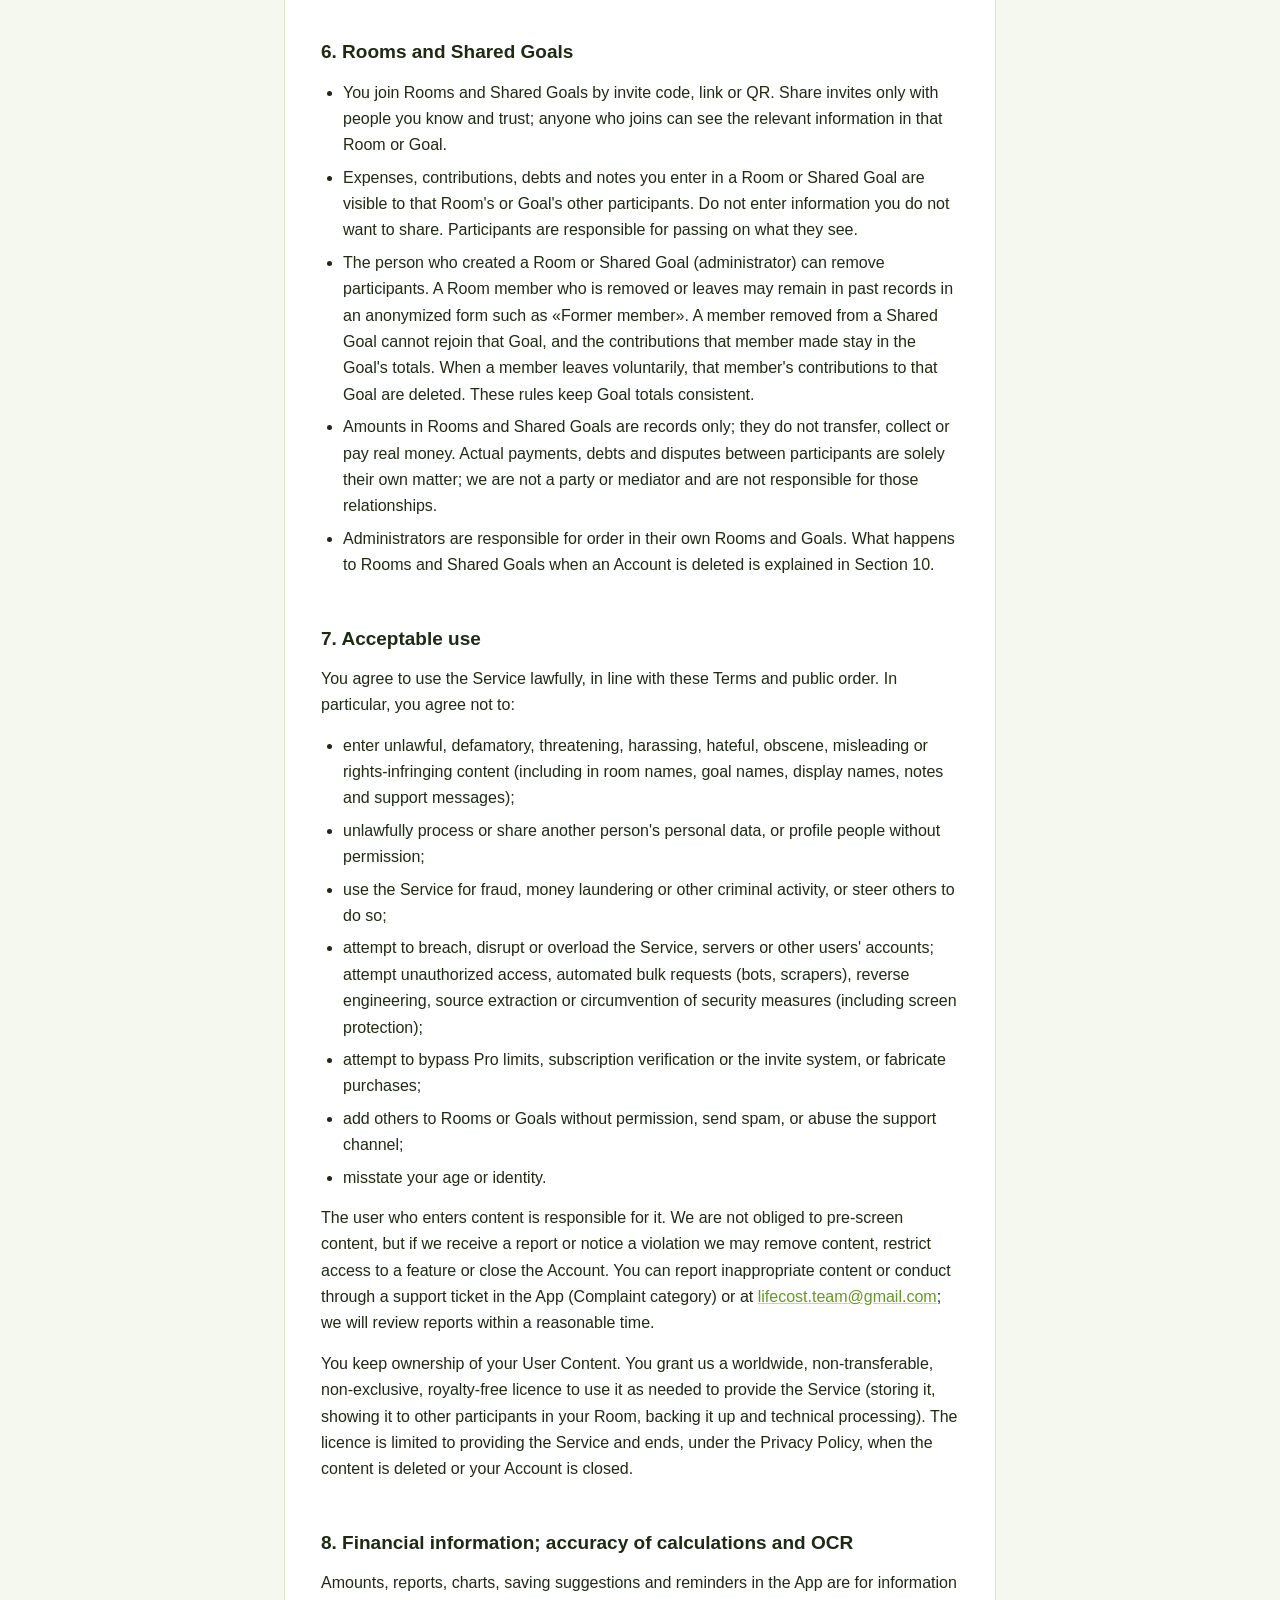
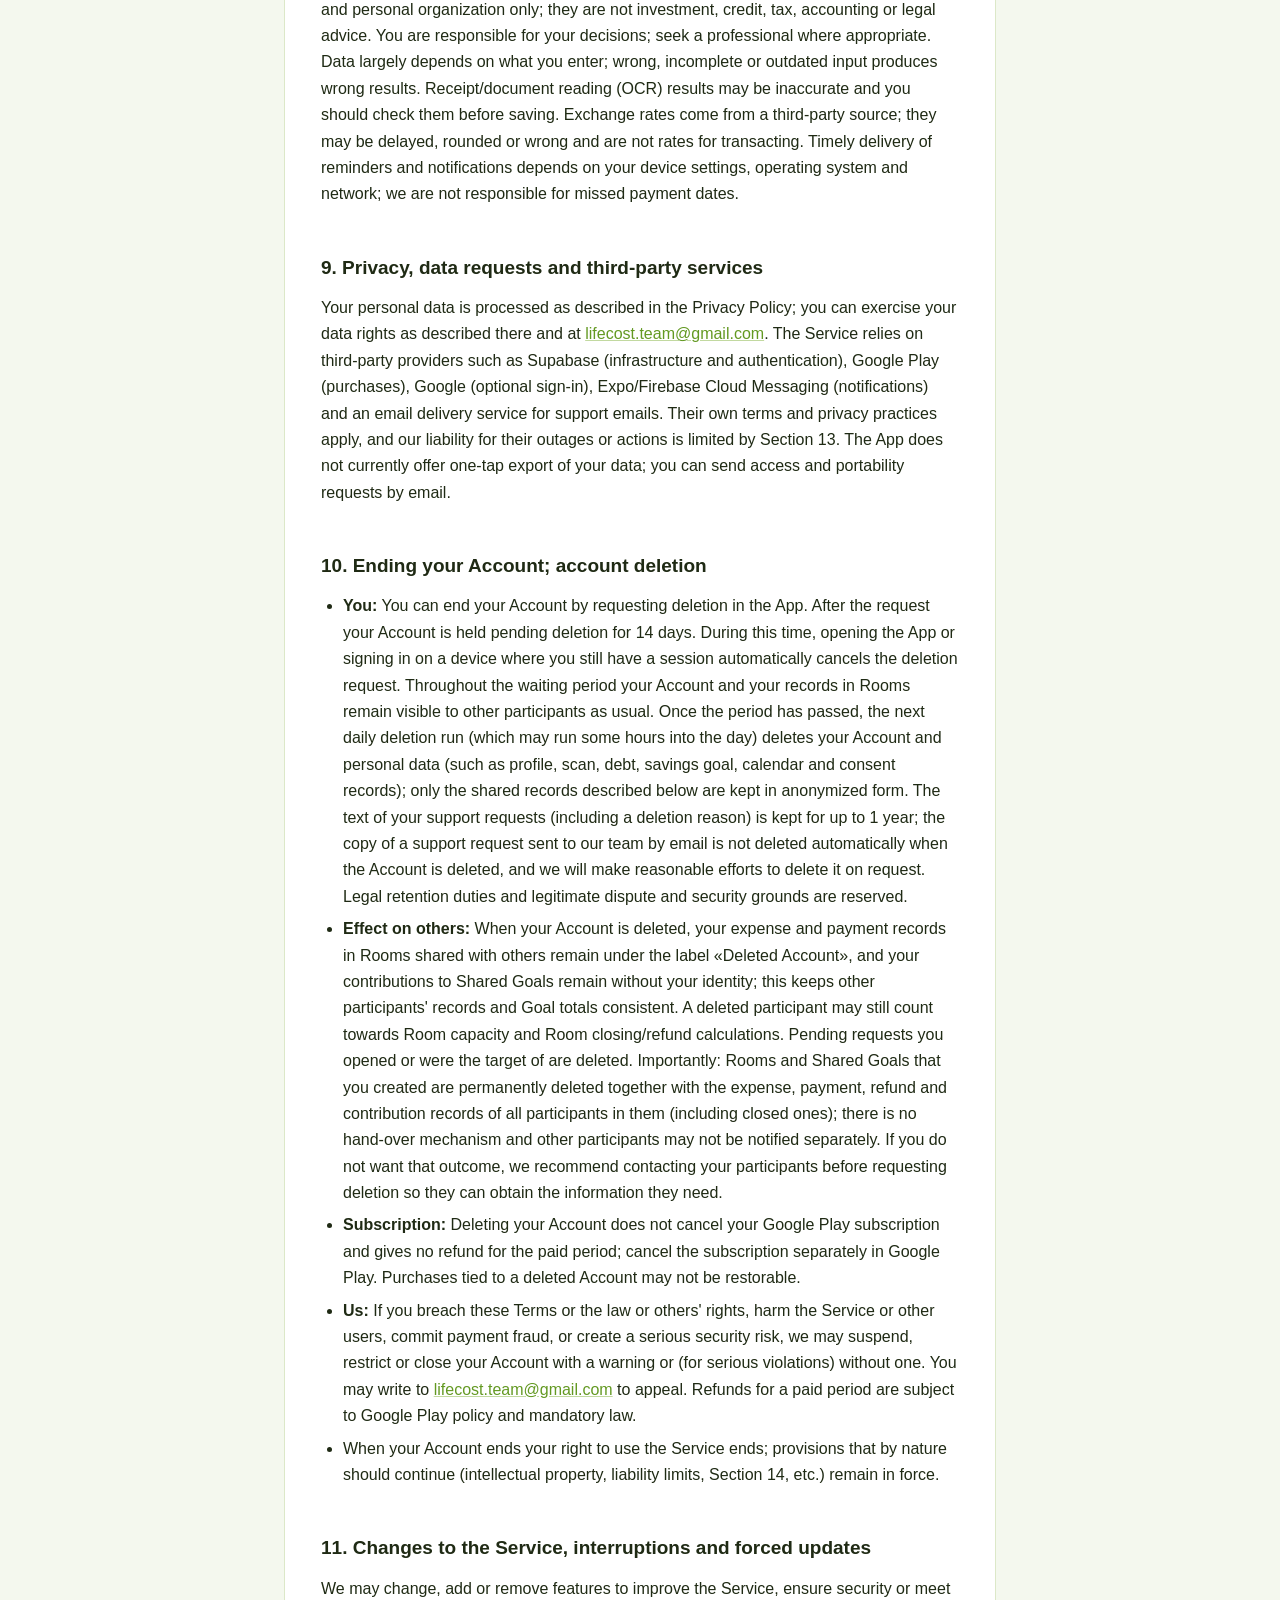
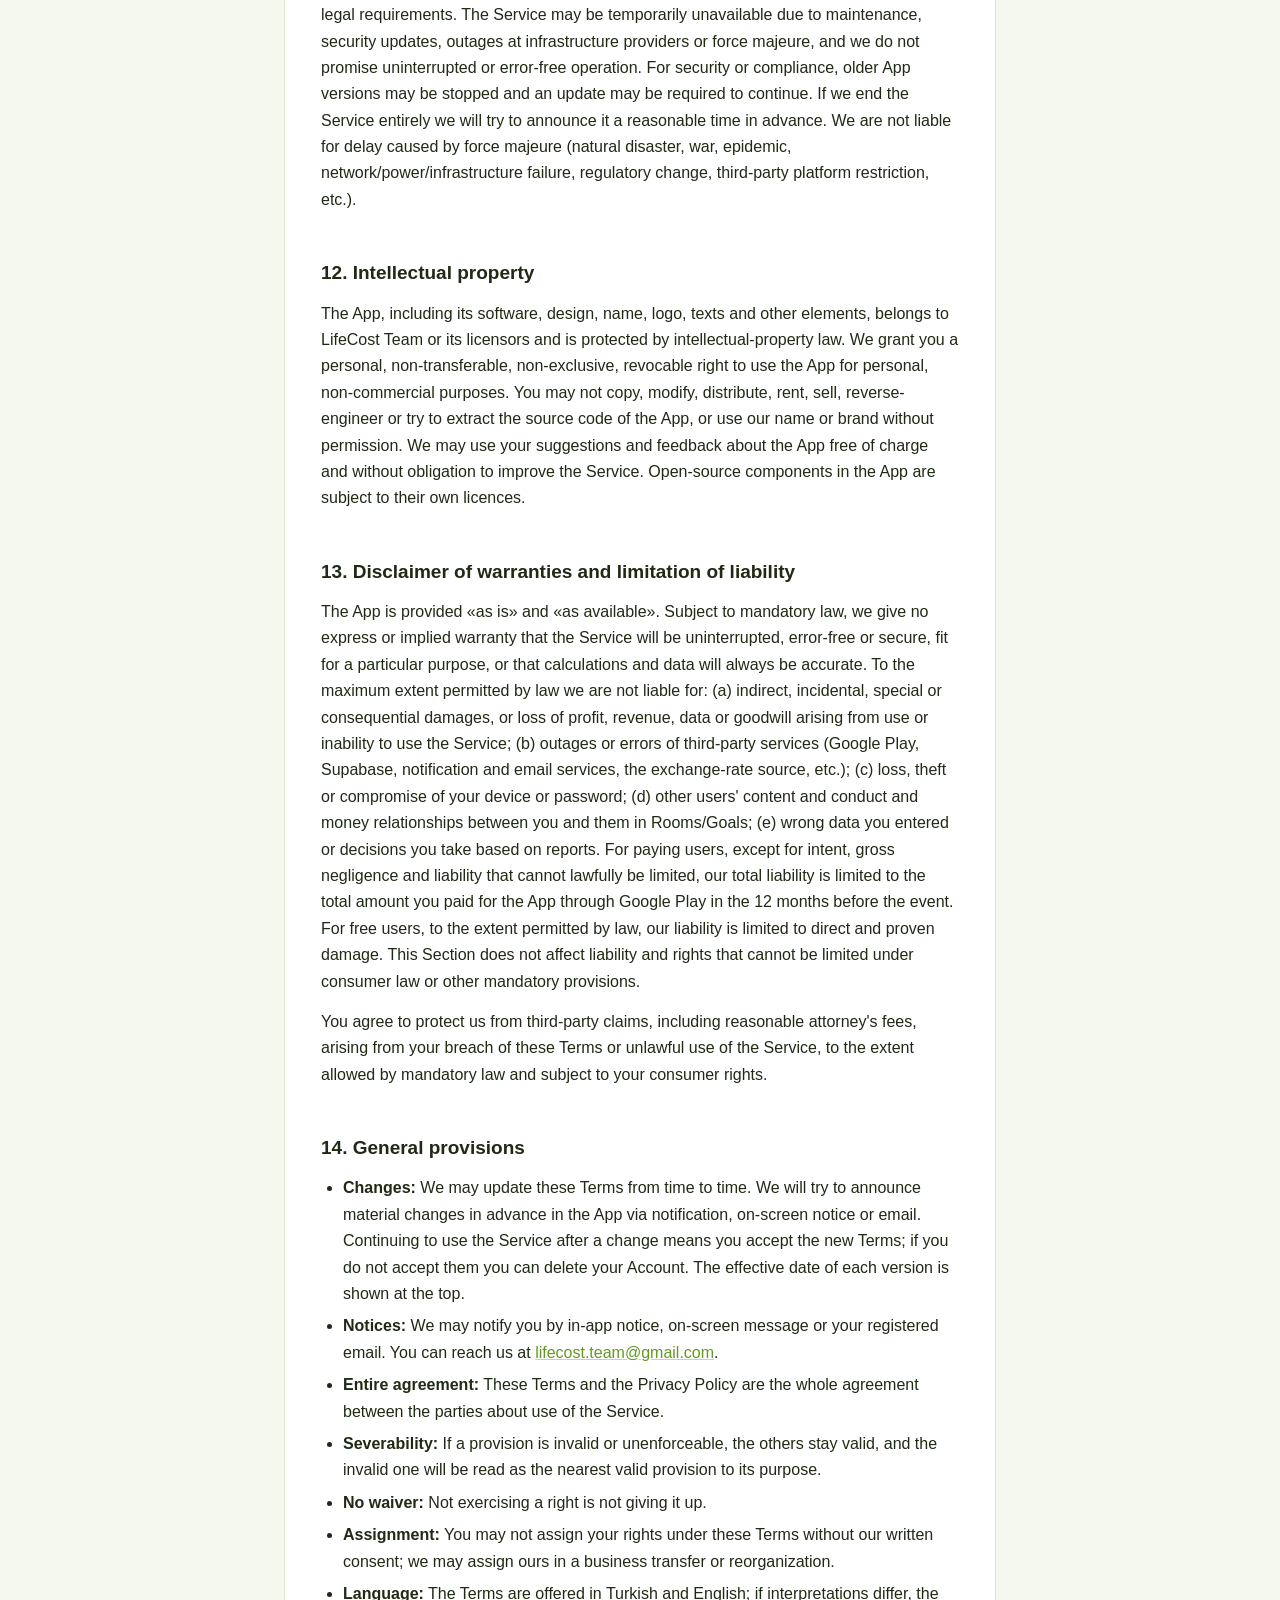
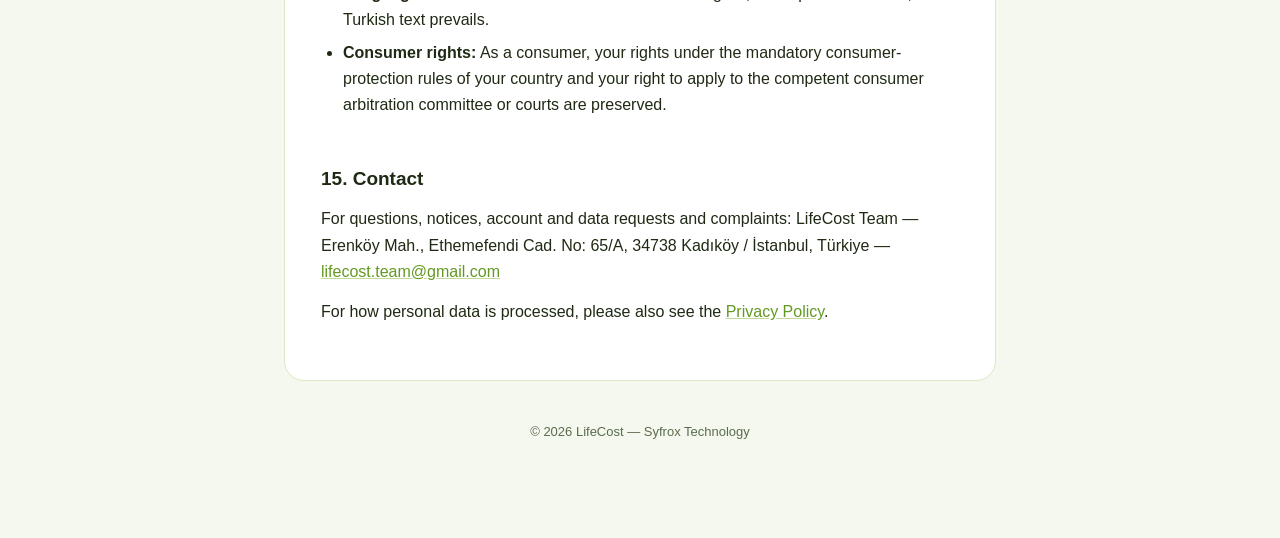
<file: terms-of-use/en/index.html>
<!doctype html>
<html lang="en">
<head>
  <meta charset="utf-8" />
  <meta name="viewport" content="width=device-width, initial-scale=1" />
  <title>Terms of Use — LifeCost</title>
  <meta name="robots" content="noindex" />
  <link rel="stylesheet" href="../../assets/style.css" />
</head>
<body>
  <div class="page">
    <header class="site-header">
      <a class="brand" href="../../">
        <span class="brand-mark" aria-hidden="true"></span>
        LifeCost
      </a>
      <nav class="lang-switch">
        <a class="" href="../tr/">TR</a>
        <a class="active" href="../en/">EN</a>
      </nav>
    </header>

    <div class="content-card">
      <h1>LifeCost Terms of Use</h1>
      <div class="meta">
        <span><strong>Version:</strong> v1.0</span>
        <span><strong>Last updated:</strong> 15 October 2026</span>
      </div>
      <nav class="toc" aria-label="Contents">
        <strong>Contents</strong>
        <ul>
          <li><a href="#1-parties-definitions-and-scope">1. Parties, definitions and scope</a></li>
          <li><a href="#2-what-the-service-is">2. What the Service is</a></li>
          <li><a href="#3-account-age-limit-and-account-security">3. Account, age limit and account security</a></li>
          <li><a href="#4-free-use-and-pro">4. Free use and Pro</a></li>
          <li><a href="#5-subscriptions-purchases-and-payments">5. Subscriptions, purchases and payments</a></li>
          <li><a href="#6-rooms-and-shared-goals">6. Rooms and Shared Goals</a></li>
          <li><a href="#7-acceptable-use">7. Acceptable use</a></li>
          <li><a href="#8-financial-information-accuracy-of-calculations-and-ocr">8. Financial information; accuracy of calculations and OCR</a></li>
          <li><a href="#9-privacy-data-requests-and-third-party-services">9. Privacy, data requests and third-party services</a></li>
          <li><a href="#10-ending-your-account-account-deletion">10. Ending your Account; account deletion</a></li>
          <li><a href="#11-changes-to-the-service-interruptions-and-forced-updates">11. Changes to the Service, interruptions and forced updates</a></li>
          <li><a href="#12-intellectual-property">12. Intellectual property</a></li>
          <li><a href="#13-disclaimer-of-warranties-and-limitation-of-liability">13. Disclaimer of warranties and limitation of liability</a></li>
          <li><a href="#14-general-provisions">14. General provisions</a></li>
          <li><a href="#15-contact">15. Contact</a></li>
        </ul>
      </nav>
      <p>Please read these Terms of Use (Terms) carefully before using the LifeCost app. By creating an account or using the App you accept these Terms. If you do not accept them, do not use the App. How we process personal data is described separately in the Privacy Policy; these Terms do not replace it. The Turkish version is the authoritative text if there is any difference in interpretation.</p>
      <h2 id="1-parties-definitions-and-scope">1. Parties, definitions and scope</h2>
      <p>These Terms are between Mustafa Kılıç, an individual operating as «LifeCost Team» and listed on Google Play under the trade name «Syfrox Technology», which is not a separate legal entity (Service Provider, we) and the individual using the service (User, you), covering the LifeCost mobile app (App) and related server services, notifications and support channels (together, Service). Address: Erenköy Mah., Ethemefendi Cad. No: 65/A, 34738 Kadıköy / İstanbul, Türkiye. Contact: <a href="mailto:lifecost.team@gmail.com">lifecost.team@gmail.com</a>.</p>
      <p>In these Terms: Account means the user record you create with email/password or Google; Pro means additional features unlocked by a paid subscription or purchase; Room means a shared space where several people track expenses together; Shared Goal means a savings goal several people contribute to; User Content means anything you enter, upload or share (expense records, notes, display name, room name, goal name, support messages, etc.).</p>
      <h2 id="2-what-the-service-is">2. What the Service is</h2>
      <p>LifeCost is a personal-finance organization tool offering income/expense tracking, debt and receivable tracking, savings goals, reminders, reports and shared Room/Shared Goal features. Receipt/document reading (OCR) runs on your device. Exchange rates come from a third-party source (Frankfurter, European Central Bank data). The App is not a bank, payment institution, investment adviser, or tax/accounting service; it does not move real money and does not connect to your bank accounts.</p>
      <h2 id="3-account-age-limit-and-account-security">3. Account, age limit and account security</h2>
      <ul>
      <li>Only people aged 18 or over may use the Service. You declare at sign-up that you are 18 or over; a false declaration breaches these Terms and may lead to account closure.</li>
      <li>You agree to provide accurate, current information that belongs to you. You may not register on behalf of, or impersonate, someone else.</li>
      <li>You are responsible for your password and device. Tell us promptly if you notice unauthorized use. You remain responsible for activity under your Account until you notify us, without affecting mandatory law.</li>
      <li>When password reset or email verification is required, a one-time code is emailed to you. Email delivery depends on third-party infrastructure and we cannot guarantee delivery.</li>
      <li>Signing out may end your sessions on all your devices.</li>
      <li>We expect one Account per person; creating multiple accounts to evade limits or abuse the Service is prohibited.</li>
      </ul>
      <h2 id="4-free-use-and-pro">4. Free use and Pro</h2>
      <p>Core features are free. Some features and limits are unlocked with Pro; for example, free accounts have limits on the number of rooms you can create and on the number of debts and savings goals you can record, and creating Shared Goals is Pro-only. Limits are enforced on our servers. The number of participants in a Room is also limited (currently up to 5). Which features are free or Pro, and the limits, may change over time; the App shows the current position. Offering a feature free does not mean it will be free forever, but we will not unreasonably restrict the rights you purchased during a period you have already paid for.</p>
      <h2 id="5-subscriptions-purchases-and-payments">5. Subscriptions, purchases and payments</h2>
      <ul>
      <li><strong>Purchase channel:</strong> Pro is bought through Google Play as a monthly, six-month or annual subscription and, when offered, a one-time «lifetime» option. All payment, billing, tax, renewal, cancellation and refund processing is governed by Google Play's terms and policies. We do not see or store your payment details.</li>
      <li><strong>Price:</strong> The current price and currency are shown on the Google Play screen before purchase. Prices may vary by country, tax and exchange rate. How price changes apply to existing subscribers follows Google Play's rules.</li>
      <li><strong>Auto-renewal:</strong> Subscriptions renew automatically at the end of the chosen period and are charged to your Google Play account unless you cancel in Google Play before renewal.</li>
      <li><strong>Free trial:</strong> If a trial offer is available, its length and terms are shown in Google Play; if you do not cancel before it ends you move to the paid period. Eligibility is determined by Google Play.</li>
      <li><strong>Cancellation:</strong> You can cancel at any time under Subscriptions in Google Play. Cancellation takes effect at the end of the current paid period, and Pro access continues until then. Deleting the App or your Account does not cancel your Google Play subscription; you must cancel it separately.</li>
      <li><strong>Refunds:</strong> Refund requests are decided by Google under Google Play's refund policy. Your non-waivable rights under consumer law are preserved.</li>
      <li><strong>Payment problems:</strong> If a renewal payment fails, Google Play may apply a grace period or account hold; Pro access then continues, is suspended or ends according to the status reported by Google Play. For refunded or revoked purchases, Pro access may end immediately.</li>
      <li><strong>Lifetime Pro:</strong> «Lifetime» means Pro remains available on the purchasing Account for as long as the Service is operated; it does not mean your lifetime or ours, or that the Service will run forever. If we decide to end the Service we will announce it a reasonable time in advance and comply with mandatory law.</li>
      <li><strong>Verifying Pro status:</strong> Pro access is determined by verifying information from Google Play on our servers. If verification cannot be completed (for example, no connection), Pro features may be temporarily unavailable and will be retried when you are online.</li>
      <li><strong>No transfer:</strong> A purchase is tied to the Account that bought it and cannot be moved to or merged with another Account.</li>
      </ul>
      <h2 id="6-rooms-and-shared-goals">6. Rooms and Shared Goals</h2>
      <ul>
      <li>You join Rooms and Shared Goals by invite code, link or QR. Share invites only with people you know and trust; anyone who joins can see the relevant information in that Room or Goal.</li>
      <li>Expenses, contributions, debts and notes you enter in a Room or Shared Goal are visible to that Room's or Goal's other participants. Do not enter information you do not want to share. Participants are responsible for passing on what they see.</li>
      <li>The person who created a Room or Shared Goal (administrator) can remove participants. A Room member who is removed or leaves may remain in past records in an anonymized form such as «Former member». A member removed from a Shared Goal cannot rejoin that Goal, and the contributions that member made stay in the Goal's totals. When a member leaves voluntarily, that member's contributions to that Goal are deleted. These rules keep Goal totals consistent.</li>
      <li>Amounts in Rooms and Shared Goals are records only; they do not transfer, collect or pay real money. Actual payments, debts and disputes between participants are solely their own matter; we are not a party or mediator and are not responsible for those relationships.</li>
      <li>Administrators are responsible for order in their own Rooms and Goals. What happens to Rooms and Shared Goals when an Account is deleted is explained in Section 10.</li>
      </ul>
      <h2 id="7-acceptable-use">7. Acceptable use</h2>
      <p>You agree to use the Service lawfully, in line with these Terms and public order. In particular, you agree not to:</p>
      <ul>
      <li>enter unlawful, defamatory, threatening, harassing, hateful, obscene, misleading or rights-infringing content (including in room names, goal names, display names, notes and support messages);</li>
      <li>unlawfully process or share another person's personal data, or profile people without permission;</li>
      <li>use the Service for fraud, money laundering or other criminal activity, or steer others to do so;</li>
      <li>attempt to breach, disrupt or overload the Service, servers or other users' accounts; attempt unauthorized access, automated bulk requests (bots, scrapers), reverse engineering, source extraction or circumvention of security measures (including screen protection);</li>
      <li>attempt to bypass Pro limits, subscription verification or the invite system, or fabricate purchases;</li>
      <li>add others to Rooms or Goals without permission, send spam, or abuse the support channel;</li>
      <li>misstate your age or identity.</li>
      </ul>
      <p>The user who enters content is responsible for it. We are not obliged to pre-screen content, but if we receive a report or notice a violation we may remove content, restrict access to a feature or close the Account. You can report inappropriate content or conduct through a support ticket in the App (Complaint category) or at <a href="mailto:lifecost.team@gmail.com">lifecost.team@gmail.com</a>; we will review reports within a reasonable time.</p>
      <p>You keep ownership of your User Content. You grant us a worldwide, non-transferable, non-exclusive, royalty-free licence to use it as needed to provide the Service (storing it, showing it to other participants in your Room, backing it up and technical processing). The licence is limited to providing the Service and ends, under the Privacy Policy, when the content is deleted or your Account is closed.</p>
      <h2 id="8-financial-information-accuracy-of-calculations-and-ocr">8. Financial information; accuracy of calculations and OCR</h2>
      <p>Amounts, reports, charts, saving suggestions and reminders in the App are for information and personal organization only; they are not investment, credit, tax, accounting or legal advice. You are responsible for your decisions; seek a professional where appropriate. Data largely depends on what you enter; wrong, incomplete or outdated input produces wrong results. Receipt/document reading (OCR) results may be inaccurate and you should check them before saving. Exchange rates come from a third-party source; they may be delayed, rounded or wrong and are not rates for transacting. Timely delivery of reminders and notifications depends on your device settings, operating system and network; we are not responsible for missed payment dates.</p>
      <h2 id="9-privacy-data-requests-and-third-party-services">9. Privacy, data requests and third-party services</h2>
      <p>Your personal data is processed as described in the Privacy Policy; you can exercise your data rights as described there and at <a href="mailto:lifecost.team@gmail.com">lifecost.team@gmail.com</a>. The Service relies on third-party providers such as Supabase (infrastructure and authentication), Google Play (purchases), Google (optional sign-in), Expo/Firebase Cloud Messaging (notifications) and an email delivery service for support emails. Their own terms and privacy practices apply, and our liability for their outages or actions is limited by Section 13. The App does not currently offer one-tap export of your data; you can send access and portability requests by email.</p>
      <h2 id="10-ending-your-account-account-deletion">10. Ending your Account; account deletion</h2>
      <ul>
      <li><strong>You:</strong> You can end your Account by requesting deletion in the App. After the request your Account is held pending deletion for 14 days. During this time, opening the App or signing in on a device where you still have a session automatically cancels the deletion request. Throughout the waiting period your Account and your records in Rooms remain visible to other participants as usual. Once the period has passed, the next daily deletion run (which may run some hours into the day) deletes your Account and personal data (such as profile, scan, debt, savings goal, calendar and consent records); only the shared records described below are kept in anonymized form. The text of your support requests (including a deletion reason) is kept for up to 1 year; the copy of a support request sent to our team by email is not deleted automatically when the Account is deleted, and we will make reasonable efforts to delete it on request. Legal retention duties and legitimate dispute and security grounds are reserved.</li>
      <li><strong>Effect on others:</strong> When your Account is deleted, your expense and payment records in Rooms shared with others remain under the label «Deleted Account», and your contributions to Shared Goals remain without your identity; this keeps other participants' records and Goal totals consistent. A deleted participant may still count towards Room capacity and Room closing/refund calculations. Pending requests you opened or were the target of are deleted. Importantly: Rooms and Shared Goals that you created are permanently deleted together with the expense, payment, refund and contribution records of all participants in them (including closed ones); there is no hand-over mechanism and other participants may not be notified separately. If you do not want that outcome, we recommend contacting your participants before requesting deletion so they can obtain the information they need.</li>
      <li><strong>Subscription:</strong> Deleting your Account does not cancel your Google Play subscription and gives no refund for the paid period; cancel the subscription separately in Google Play. Purchases tied to a deleted Account may not be restorable.</li>
      <li><strong>Us:</strong> If you breach these Terms or the law or others' rights, harm the Service or other users, commit payment fraud, or create a serious security risk, we may suspend, restrict or close your Account with a warning or (for serious violations) without one. You may write to <a href="mailto:lifecost.team@gmail.com">lifecost.team@gmail.com</a> to appeal. Refunds for a paid period are subject to Google Play policy and mandatory law.</li>
      <li>When your Account ends your right to use the Service ends; provisions that by nature should continue (intellectual property, liability limits, Section 14, etc.) remain in force.</li>
      </ul>
      <h2 id="11-changes-to-the-service-interruptions-and-forced-updates">11. Changes to the Service, interruptions and forced updates</h2>
      <p>We may change, add or remove features to improve the Service, ensure security or meet legal requirements. The Service may be temporarily unavailable due to maintenance, security updates, outages at infrastructure providers or force majeure, and we do not promise uninterrupted or error-free operation. For security or compliance, older App versions may be stopped and an update may be required to continue. If we end the Service entirely we will try to announce it a reasonable time in advance. We are not liable for delay caused by force majeure (natural disaster, war, epidemic, network/power/infrastructure failure, regulatory change, third-party platform restriction, etc.).</p>
      <h2 id="12-intellectual-property">12. Intellectual property</h2>
      <p>The App, including its software, design, name, logo, texts and other elements, belongs to LifeCost Team or its licensors and is protected by intellectual-property law. We grant you a personal, non-transferable, non-exclusive, revocable right to use the App for personal, non-commercial purposes. You may not copy, modify, distribute, rent, sell, reverse-engineer or try to extract the source code of the App, or use our name or brand without permission. We may use your suggestions and feedback about the App free of charge and without obligation to improve the Service. Open-source components in the App are subject to their own licences.</p>
      <h2 id="13-disclaimer-of-warranties-and-limitation-of-liability">13. Disclaimer of warranties and limitation of liability</h2>
      <p>The App is provided «as is» and «as available». Subject to mandatory law, we give no express or implied warranty that the Service will be uninterrupted, error-free or secure, fit for a particular purpose, or that calculations and data will always be accurate. To the maximum extent permitted by law we are not liable for: (a) indirect, incidental, special or consequential damages, or loss of profit, revenue, data or goodwill arising from use or inability to use the Service; (b) outages or errors of third-party services (Google Play, Supabase, notification and email services, the exchange-rate source, etc.); (c) loss, theft or compromise of your device or password; (d) other users' content and conduct and money relationships between you and them in Rooms/Goals; (e) wrong data you entered or decisions you take based on reports. For paying users, except for intent, gross negligence and liability that cannot lawfully be limited, our total liability is limited to the total amount you paid for the App through Google Play in the 12 months before the event. For free users, to the extent permitted by law, our liability is limited to direct and proven damage. This Section does not affect liability and rights that cannot be limited under consumer law or other mandatory provisions.</p>
      <p>You agree to protect us from third-party claims, including reasonable attorney's fees, arising from your breach of these Terms or unlawful use of the Service, to the extent allowed by mandatory law and subject to your consumer rights.</p>
      <h2 id="14-general-provisions">14. General provisions</h2>
      <ul>
      <li><strong>Changes:</strong> We may update these Terms from time to time. We will try to announce material changes in advance in the App via notification, on-screen notice or email. Continuing to use the Service after a change means you accept the new Terms; if you do not accept them you can delete your Account. The effective date of each version is shown at the top.</li>
      <li><strong>Notices:</strong> We may notify you by in-app notice, on-screen message or your registered email. You can reach us at <a href="mailto:lifecost.team@gmail.com">lifecost.team@gmail.com</a>.</li>
      <li><strong>Entire agreement:</strong> These Terms and the Privacy Policy are the whole agreement between the parties about use of the Service.</li>
      <li><strong>Severability:</strong> If a provision is invalid or unenforceable, the others stay valid, and the invalid one will be read as the nearest valid provision to its purpose.</li>
      <li><strong>No waiver:</strong> Not exercising a right is not giving it up.</li>
      <li><strong>Assignment:</strong> You may not assign your rights under these Terms without our written consent; we may assign ours in a business transfer or reorganization.</li>
      <li><strong>Language:</strong> The Terms are offered in Turkish and English; if interpretations differ, the Turkish text prevails.</li>
      <li><strong>Consumer rights:</strong> As a consumer, your rights under the mandatory consumer-protection rules of your country and your right to apply to the competent consumer arbitration committee or courts are preserved.</li>
      </ul>
      <h2 id="15-contact">15. Contact</h2>
      <p>For questions, notices, account and data requests and complaints: LifeCost Team — Erenköy Mah., Ethemefendi Cad. No: 65/A, 34738 Kadıköy / İstanbul, Türkiye — <a href="mailto:lifecost.team@gmail.com">lifecost.team@gmail.com</a></p>
      <p>For how personal data is processed, please also see the <a href="../../privacy-policy/en/">Privacy Policy</a>.</p>
    </div>

    <footer class="site-footer">
      © <span id="year"></span> LifeCost — Syfrox Technology
    </footer>
  </div>
  <script>
    document.getElementById("year").textContent = new Date().getFullYear();
  </script>
</body>
</html>
</file>
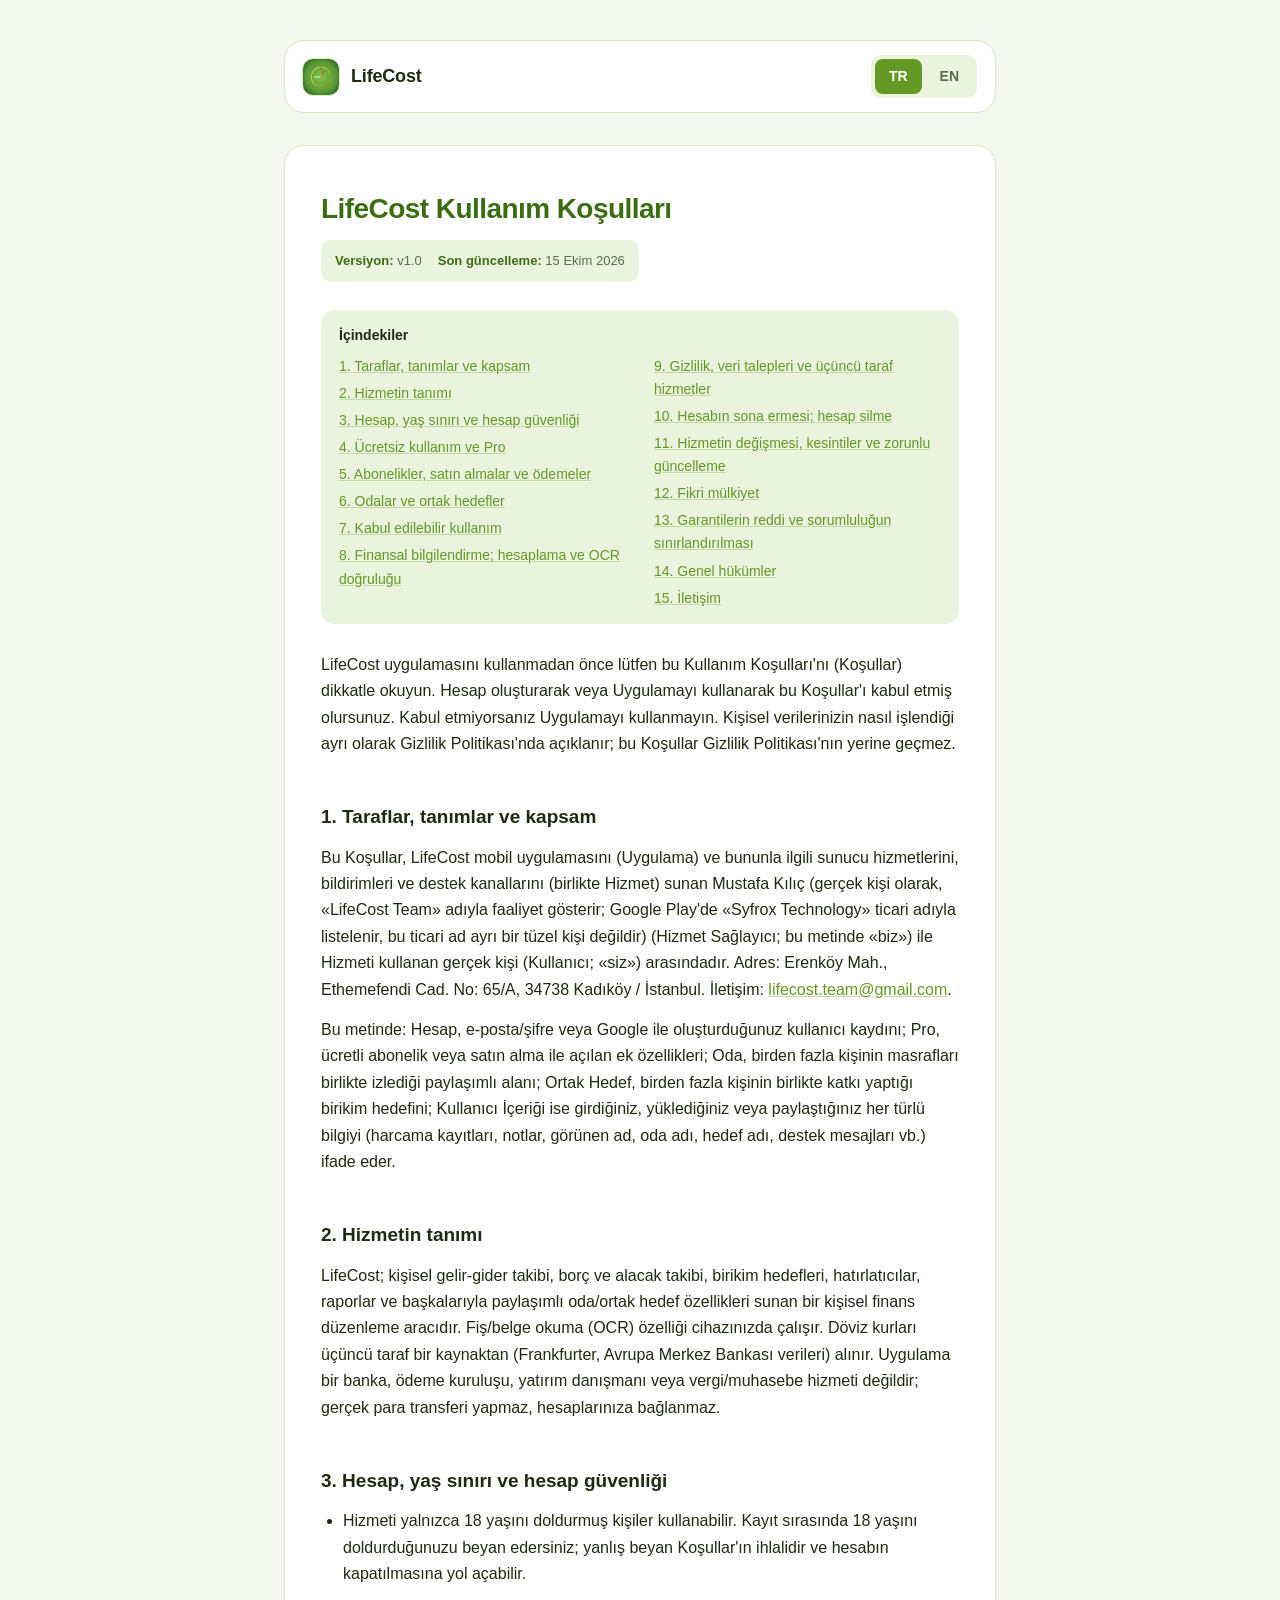
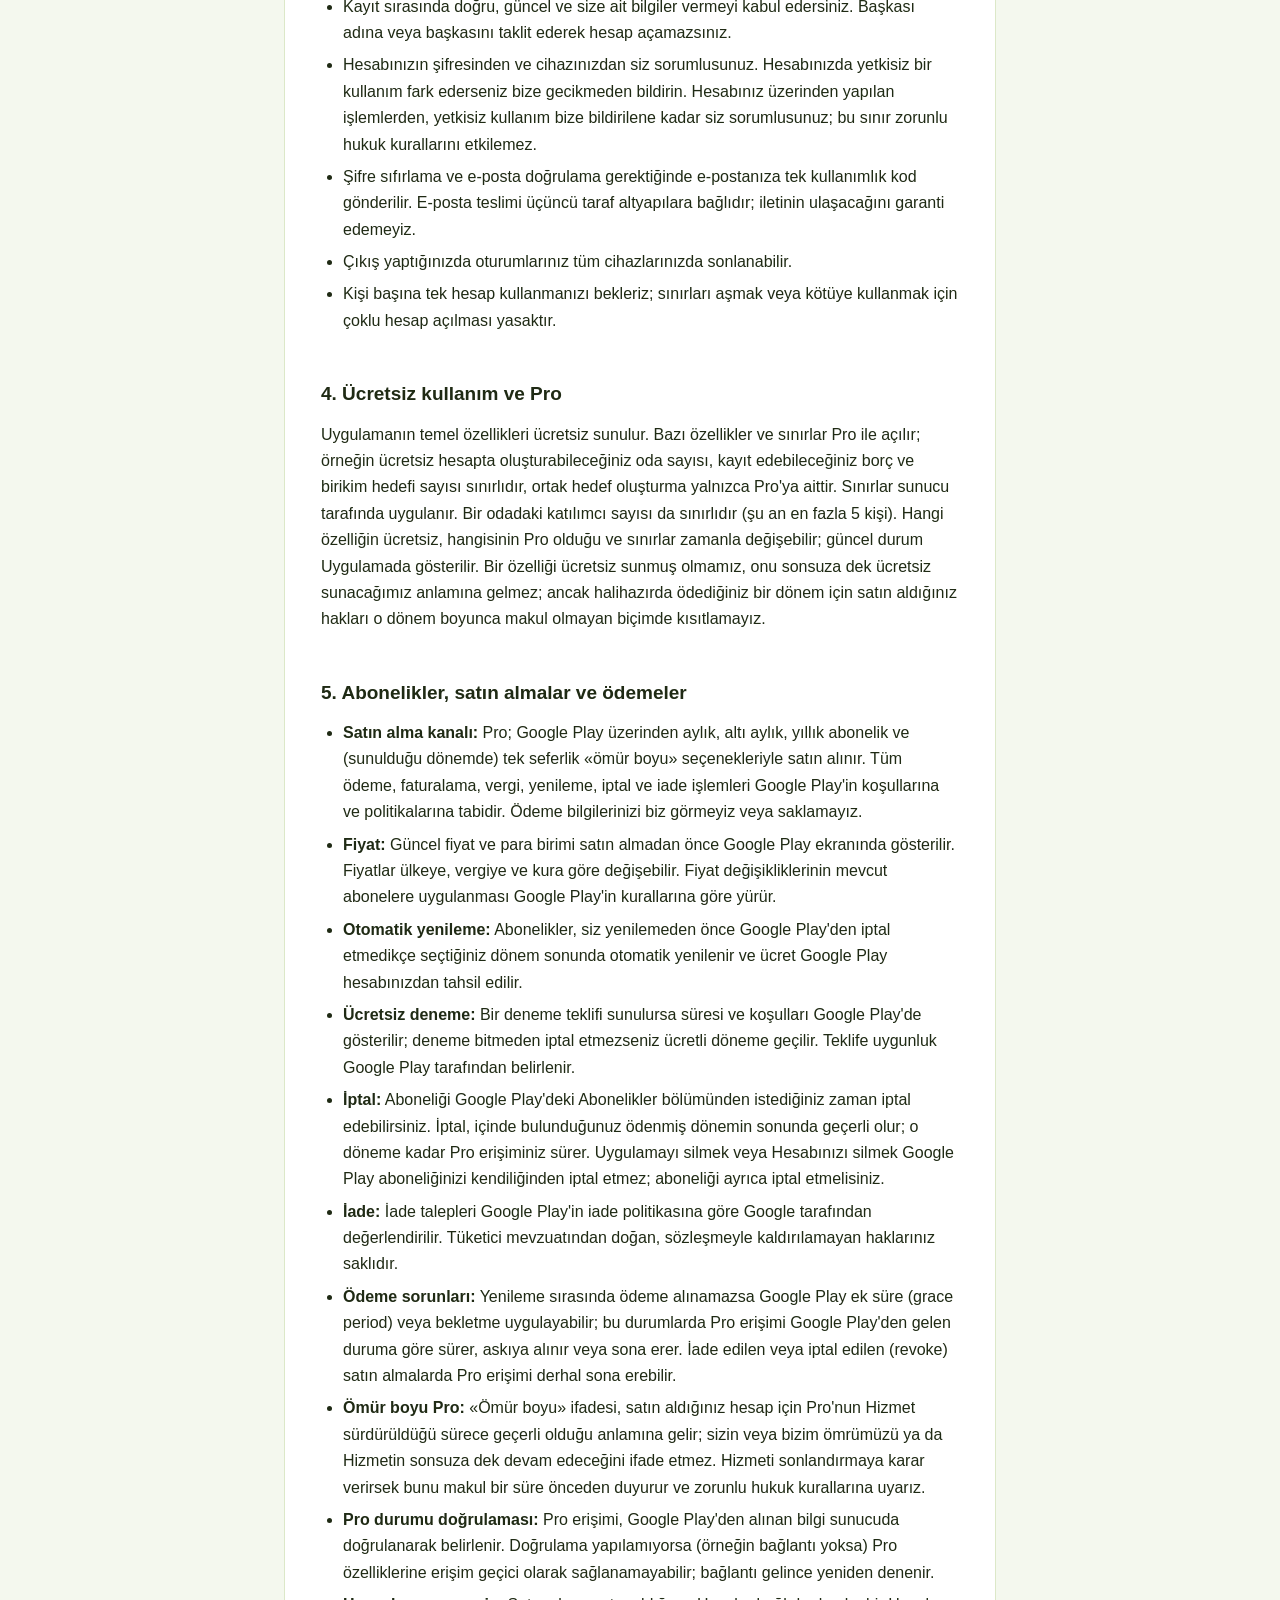
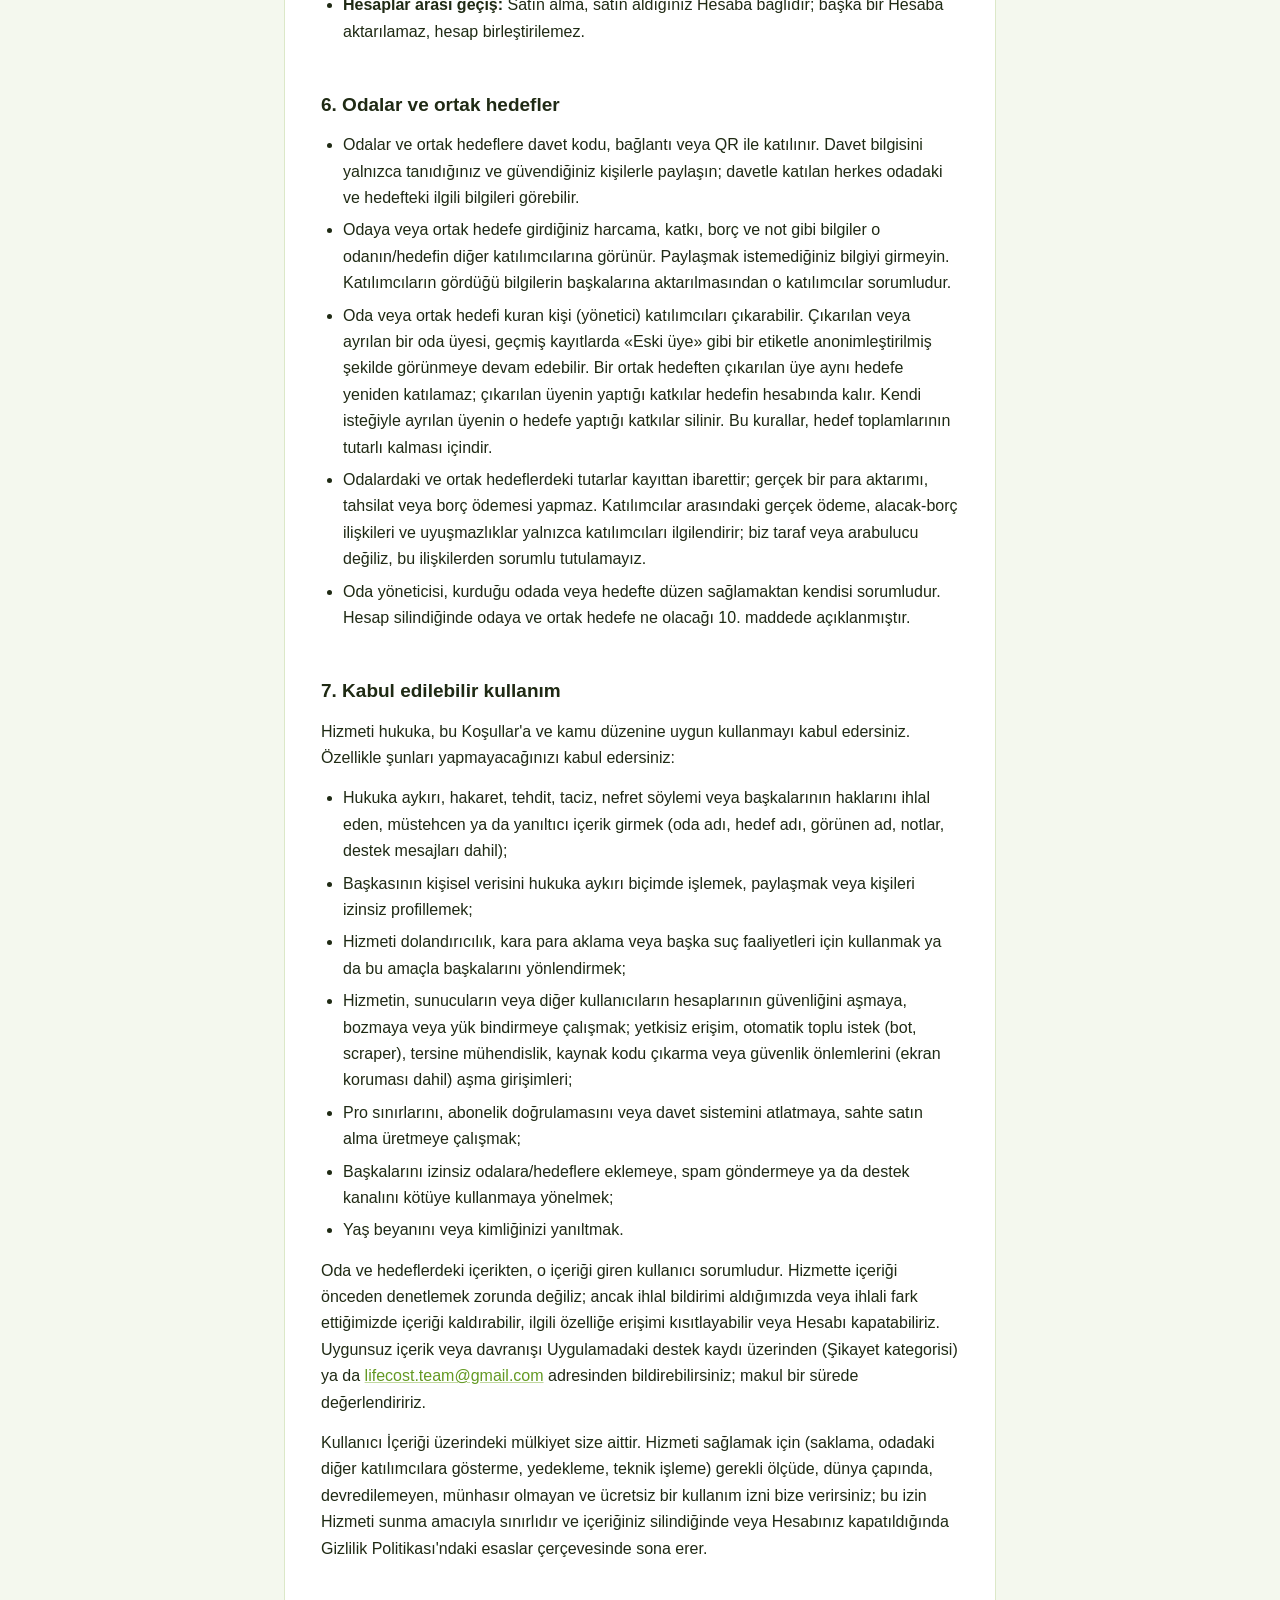
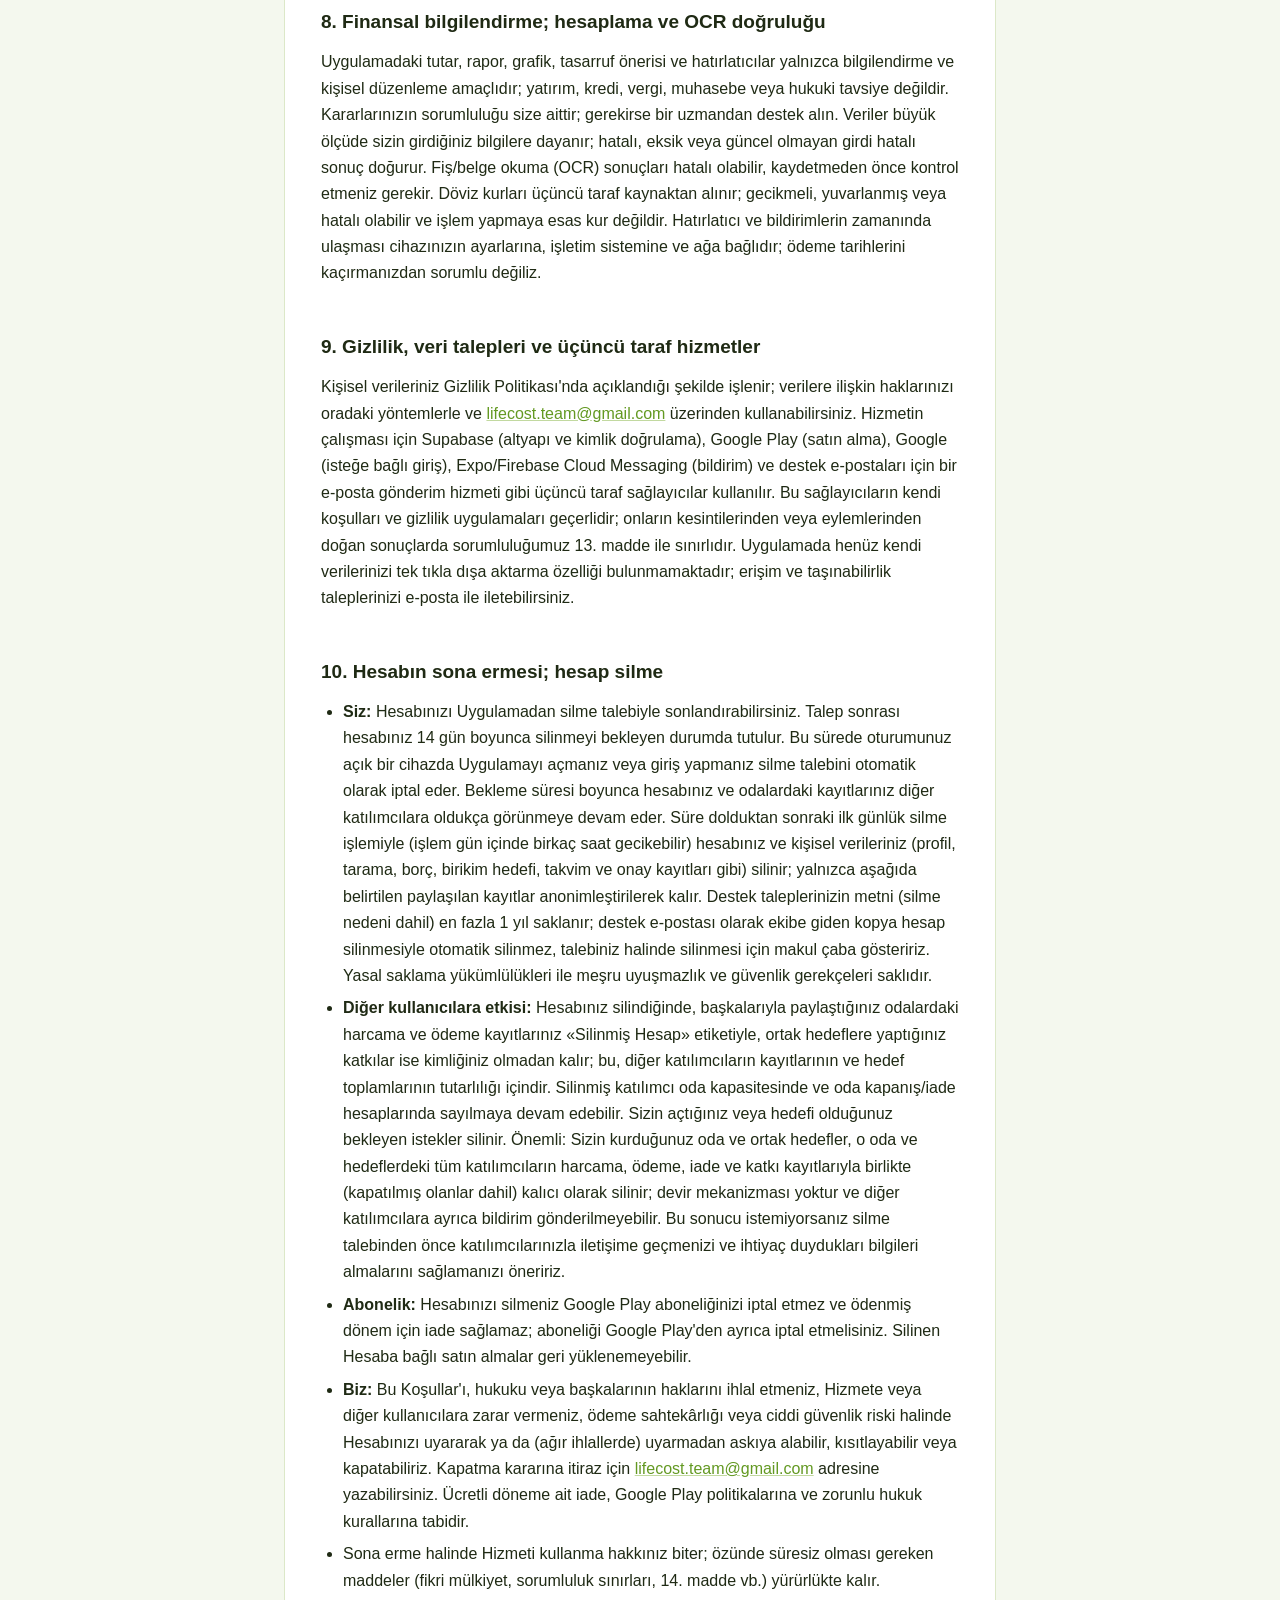
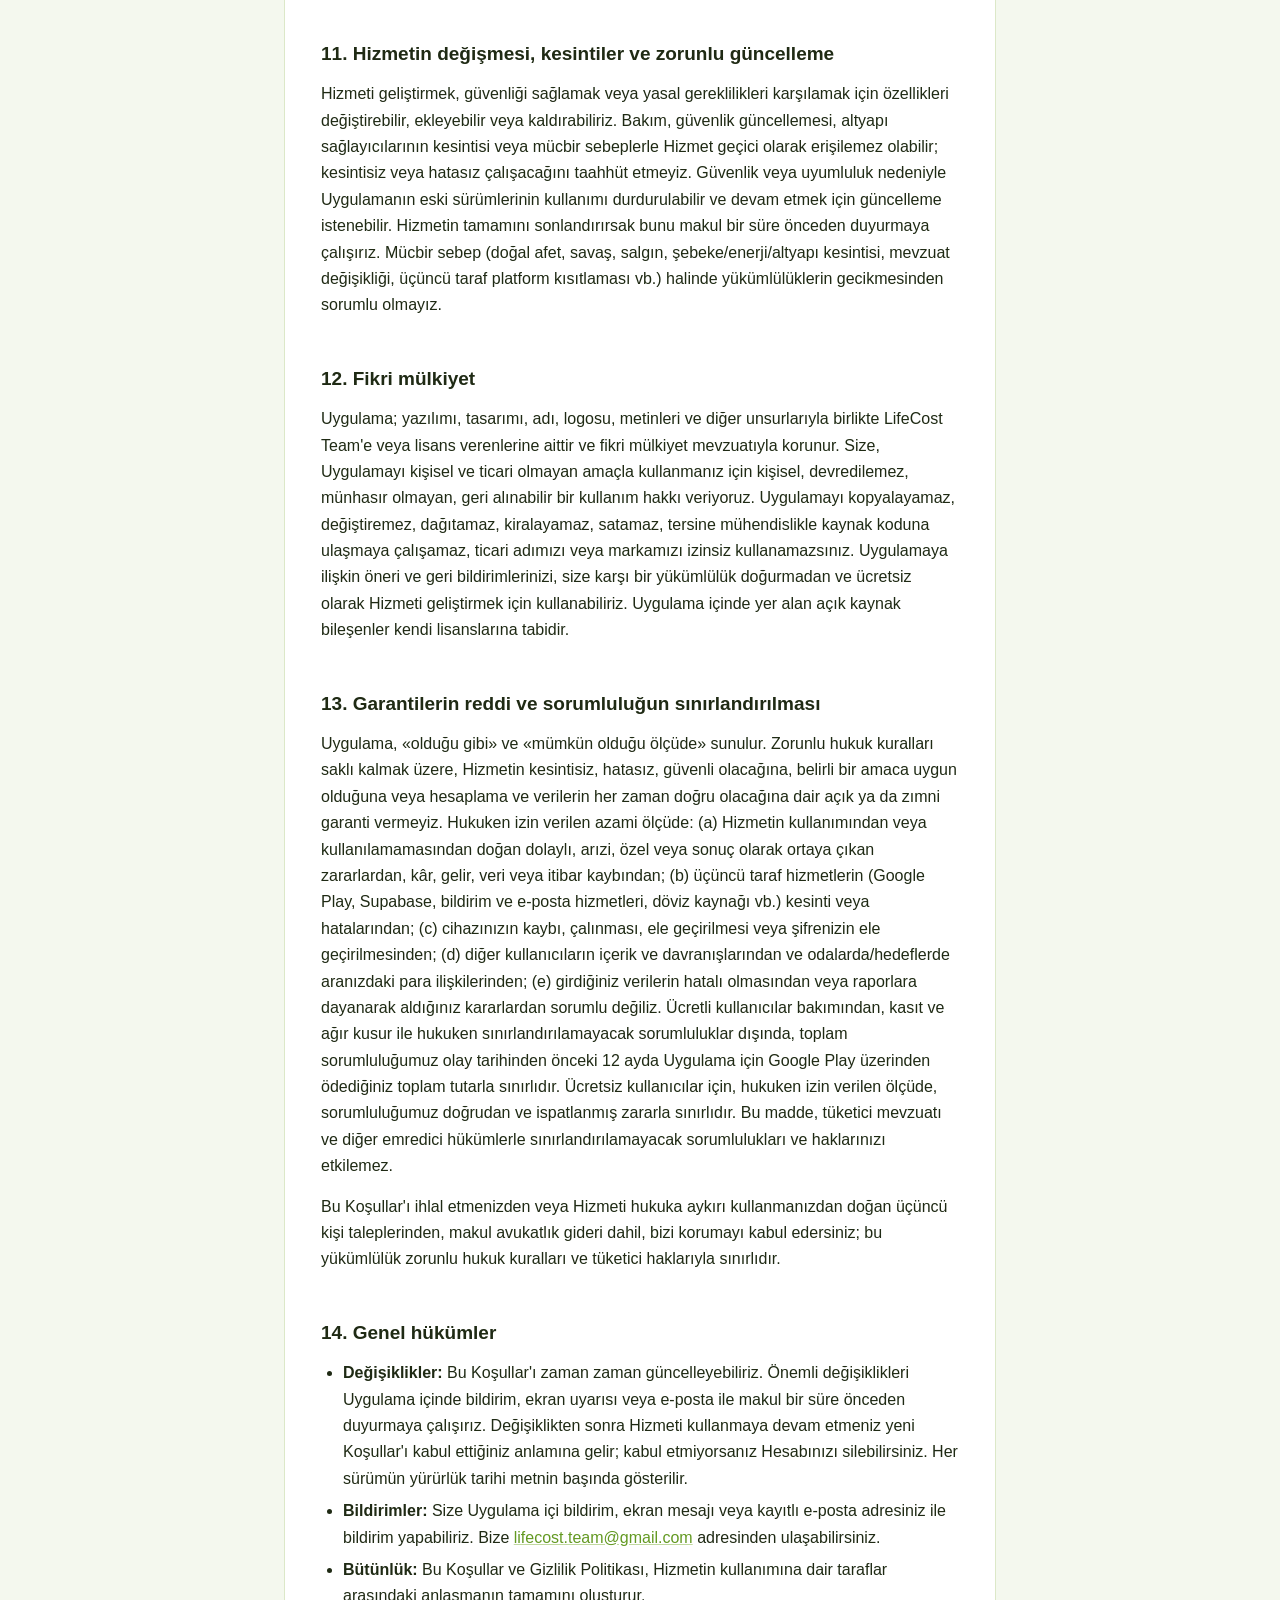
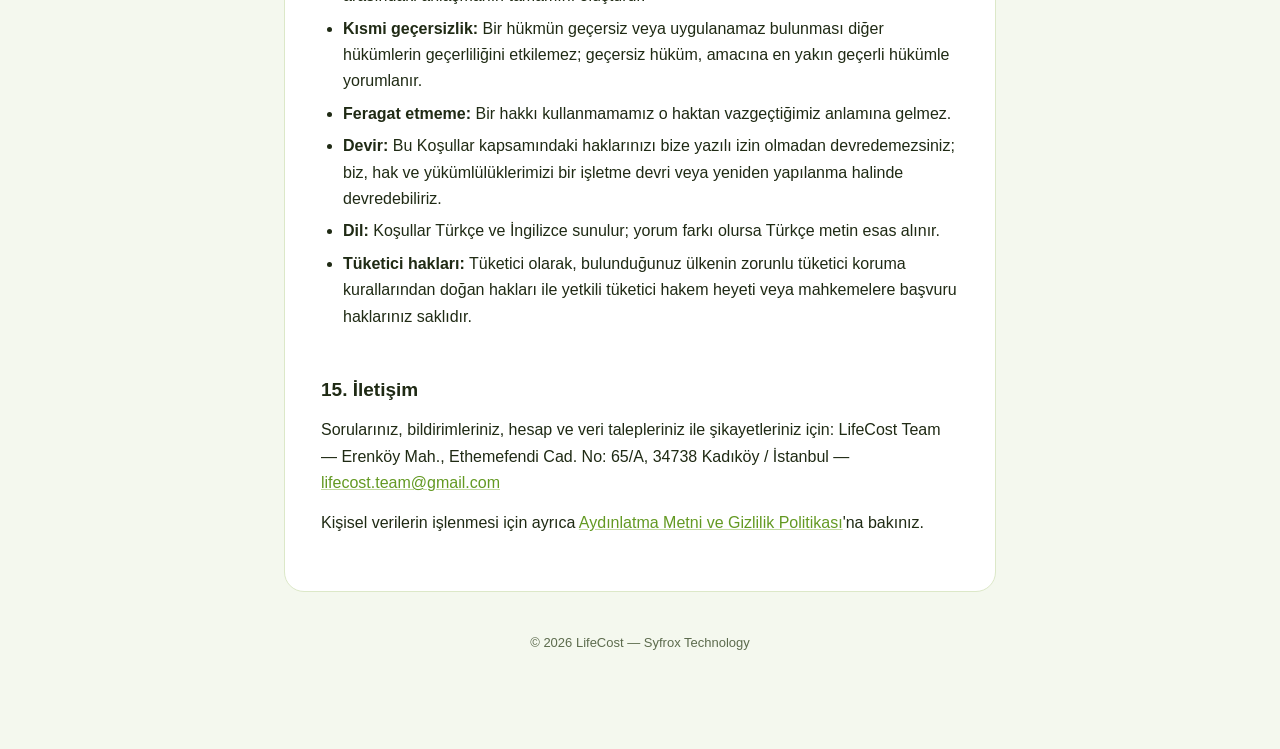
<file: terms-of-use/tr/index.html>
<!doctype html>
<html lang="tr">
<head>
  <meta charset="utf-8" />
  <meta name="viewport" content="width=device-width, initial-scale=1" />
  <title>Kullanım Koşulları — LifeCost</title>
  <meta name="robots" content="noindex" />
  <link rel="stylesheet" href="../../assets/style.css" />
</head>
<body>
  <div class="page">
    <header class="site-header">
      <a class="brand" href="../../">
        <span class="brand-mark" aria-hidden="true"></span>
        LifeCost
      </a>
      <nav class="lang-switch">
        <a class="active" href="../tr/">TR</a>
        <a class="" href="../en/">EN</a>
      </nav>
    </header>

    <div class="content-card">
      <h1>LifeCost Kullanım Koşulları</h1>
      <div class="meta">
        <span><strong>Versiyon:</strong> v1.0</span>
        <span><strong>Son güncelleme:</strong> 15 Ekim 2026</span>
      </div>
      <nav class="toc" aria-label="İçindekiler">
        <strong>İçindekiler</strong>
        <ul>
          <li><a href="#1-taraflar-tanimlar-ve-kapsam">1. Taraflar, tanımlar ve kapsam</a></li>
          <li><a href="#2-hizmetin-tanimi">2. Hizmetin tanımı</a></li>
          <li><a href="#3-hesap-yas-siniri-ve-hesap-guvenligi">3. Hesap, yaş sınırı ve hesap güvenliği</a></li>
          <li><a href="#4-ucretsiz-kullanim-ve-pro">4. Ücretsiz kullanım ve Pro</a></li>
          <li><a href="#5-abonelikler-satin-almalar-ve-odemeler">5. Abonelikler, satın almalar ve ödemeler</a></li>
          <li><a href="#6-odalar-ve-ortak-hedefler">6. Odalar ve ortak hedefler</a></li>
          <li><a href="#7-kabul-edilebilir-kullanim">7. Kabul edilebilir kullanım</a></li>
          <li><a href="#8-finansal-bilgilendirme-hesaplama-ve-ocr-dogrulugu">8. Finansal bilgilendirme; hesaplama ve OCR doğruluğu</a></li>
          <li><a href="#9-gizlilik-veri-talepleri-ve-ucuncu-taraf-hizmetler">9. Gizlilik, veri talepleri ve üçüncü taraf hizmetler</a></li>
          <li><a href="#10-hesabin-sona-ermesi-hesap-silme">10. Hesabın sona ermesi; hesap silme</a></li>
          <li><a href="#11-hizmetin-degismesi-kesintiler-ve-zorunlu-guncelleme">11. Hizmetin değişmesi, kesintiler ve zorunlu güncelleme</a></li>
          <li><a href="#12-fikri-mulkiyet">12. Fikri mülkiyet</a></li>
          <li><a href="#13-garantilerin-reddi-ve-sorumlulugun-sinirlandirilmasi">13. Garantilerin reddi ve sorumluluğun sınırlandırılması</a></li>
          <li><a href="#14-genel-hukumler">14. Genel hükümler</a></li>
          <li><a href="#15-iletisim">15. İletişim</a></li>
        </ul>
      </nav>
      <p>LifeCost uygulamasını kullanmadan önce lütfen bu Kullanım Koşulları'nı (Koşullar) dikkatle okuyun. Hesap oluşturarak veya Uygulamayı kullanarak bu Koşullar'ı kabul etmiş olursunuz. Kabul etmiyorsanız Uygulamayı kullanmayın. Kişisel verilerinizin nasıl işlendiği ayrı olarak Gizlilik Politikası'nda açıklanır; bu Koşullar Gizlilik Politikası'nın yerine geçmez.</p>
      <h2 id="1-taraflar-tanimlar-ve-kapsam">1. Taraflar, tanımlar ve kapsam</h2>
      <p>Bu Koşullar, LifeCost mobil uygulamasını (Uygulama) ve bununla ilgili sunucu hizmetlerini, bildirimleri ve destek kanallarını (birlikte Hizmet) sunan Mustafa Kılıç (gerçek kişi olarak, «LifeCost Team» adıyla faaliyet gösterir; Google Play'de «Syfrox Technology» ticari adıyla listelenir, bu ticari ad ayrı bir tüzel kişi değildir) (Hizmet Sağlayıcı; bu metinde «biz») ile Hizmeti kullanan gerçek kişi (Kullanıcı; «siz») arasındadır. Adres: Erenköy Mah., Ethemefendi Cad. No: 65/A, 34738 Kadıköy / İstanbul. İletişim: <a href="mailto:lifecost.team@gmail.com">lifecost.team@gmail.com</a>.</p>
      <p>Bu metinde: Hesap, e-posta/şifre veya Google ile oluşturduğunuz kullanıcı kaydını; Pro, ücretli abonelik veya satın alma ile açılan ek özellikleri; Oda, birden fazla kişinin masrafları birlikte izlediği paylaşımlı alanı; Ortak Hedef, birden fazla kişinin birlikte katkı yaptığı birikim hedefini; Kullanıcı İçeriği ise girdiğiniz, yüklediğiniz veya paylaştığınız her türlü bilgiyi (harcama kayıtları, notlar, görünen ad, oda adı, hedef adı, destek mesajları vb.) ifade eder.</p>
      <h2 id="2-hizmetin-tanimi">2. Hizmetin tanımı</h2>
      <p>LifeCost; kişisel gelir-gider takibi, borç ve alacak takibi, birikim hedefleri, hatırlatıcılar, raporlar ve başkalarıyla paylaşımlı oda/ortak hedef özellikleri sunan bir kişisel finans düzenleme aracıdır. Fiş/belge okuma (OCR) özelliği cihazınızda çalışır. Döviz kurları üçüncü taraf bir kaynaktan (Frankfurter, Avrupa Merkez Bankası verileri) alınır. Uygulama bir banka, ödeme kuruluşu, yatırım danışmanı veya vergi/muhasebe hizmeti değildir; gerçek para transferi yapmaz, hesaplarınıza bağlanmaz.</p>
      <h2 id="3-hesap-yas-siniri-ve-hesap-guvenligi">3. Hesap, yaş sınırı ve hesap güvenliği</h2>
      <ul>
      <li>Hizmeti yalnızca 18 yaşını doldurmuş kişiler kullanabilir. Kayıt sırasında 18 yaşını doldurduğunuzu beyan edersiniz; yanlış beyan Koşullar'ın ihlalidir ve hesabın kapatılmasına yol açabilir.</li>
      <li>Kayıt sırasında doğru, güncel ve size ait bilgiler vermeyi kabul edersiniz. Başkası adına veya başkasını taklit ederek hesap açamazsınız.</li>
      <li>Hesabınızın şifresinden ve cihazınızdan siz sorumlusunuz. Hesabınızda yetkisiz bir kullanım fark ederseniz bize gecikmeden bildirin. Hesabınız üzerinden yapılan işlemlerden, yetkisiz kullanım bize bildirilene kadar siz sorumlusunuz; bu sınır zorunlu hukuk kurallarını etkilemez.</li>
      <li>Şifre sıfırlama ve e-posta doğrulama gerektiğinde e-postanıza tek kullanımlık kod gönderilir. E-posta teslimi üçüncü taraf altyapılara bağlıdır; iletinin ulaşacağını garanti edemeyiz.</li>
      <li>Çıkış yaptığınızda oturumlarınız tüm cihazlarınızda sonlanabilir.</li>
      <li>Kişi başına tek hesap kullanmanızı bekleriz; sınırları aşmak veya kötüye kullanmak için çoklu hesap açılması yasaktır.</li>
      </ul>
      <h2 id="4-ucretsiz-kullanim-ve-pro">4. Ücretsiz kullanım ve Pro</h2>
      <p>Uygulamanın temel özellikleri ücretsiz sunulur. Bazı özellikler ve sınırlar Pro ile açılır; örneğin ücretsiz hesapta oluşturabileceğiniz oda sayısı, kayıt edebileceğiniz borç ve birikim hedefi sayısı sınırlıdır, ortak hedef oluşturma yalnızca Pro'ya aittir. Sınırlar sunucu tarafında uygulanır. Bir odadaki katılımcı sayısı da sınırlıdır (şu an en fazla 5 kişi). Hangi özelliğin ücretsiz, hangisinin Pro olduğu ve sınırlar zamanla değişebilir; güncel durum Uygulamada gösterilir. Bir özelliği ücretsiz sunmuş olmamız, onu sonsuza dek ücretsiz sunacağımız anlamına gelmez; ancak halihazırda ödediğiniz bir dönem için satın aldığınız hakları o dönem boyunca makul olmayan biçimde kısıtlamayız.</p>
      <h2 id="5-abonelikler-satin-almalar-ve-odemeler">5. Abonelikler, satın almalar ve ödemeler</h2>
      <ul>
      <li><strong>Satın alma kanalı:</strong> Pro; Google Play üzerinden aylık, altı aylık, yıllık abonelik ve (sunulduğu dönemde) tek seferlik «ömür boyu» seçenekleriyle satın alınır. Tüm ödeme, faturalama, vergi, yenileme, iptal ve iade işlemleri Google Play'in koşullarına ve politikalarına tabidir. Ödeme bilgilerinizi biz görmeyiz veya saklamayız.</li>
      <li><strong>Fiyat:</strong> Güncel fiyat ve para birimi satın almadan önce Google Play ekranında gösterilir. Fiyatlar ülkeye, vergiye ve kura göre değişebilir. Fiyat değişikliklerinin mevcut abonelere uygulanması Google Play'in kurallarına göre yürür.</li>
      <li><strong>Otomatik yenileme:</strong> Abonelikler, siz yenilemeden önce Google Play'den iptal etmedikçe seçtiğiniz dönem sonunda otomatik yenilenir ve ücret Google Play hesabınızdan tahsil edilir.</li>
      <li><strong>Ücretsiz deneme:</strong> Bir deneme teklifi sunulursa süresi ve koşulları Google Play'de gösterilir; deneme bitmeden iptal etmezseniz ücretli döneme geçilir. Teklife uygunluk Google Play tarafından belirlenir.</li>
      <li><strong>İptal:</strong> Aboneliği Google Play'deki Abonelikler bölümünden istediğiniz zaman iptal edebilirsiniz. İptal, içinde bulunduğunuz ödenmiş dönemin sonunda geçerli olur; o döneme kadar Pro erişiminiz sürer. Uygulamayı silmek veya Hesabınızı silmek Google Play aboneliğinizi kendiliğinden iptal etmez; aboneliği ayrıca iptal etmelisiniz.</li>
      <li><strong>İade:</strong> İade talepleri Google Play'in iade politikasına göre Google tarafından değerlendirilir. Tüketici mevzuatından doğan, sözleşmeyle kaldırılamayan haklarınız saklıdır.</li>
      <li><strong>Ödeme sorunları:</strong> Yenileme sırasında ödeme alınamazsa Google Play ek süre (grace period) veya bekletme uygulayabilir; bu durumlarda Pro erişimi Google Play'den gelen duruma göre sürer, askıya alınır veya sona erer. İade edilen veya iptal edilen (revoke) satın almalarda Pro erişimi derhal sona erebilir.</li>
      <li><strong>Ömür boyu Pro:</strong> «Ömür boyu» ifadesi, satın aldığınız hesap için Pro'nun Hizmet sürdürüldüğü sürece geçerli olduğu anlamına gelir; sizin veya bizim ömrümüzü ya da Hizmetin sonsuza dek devam edeceğini ifade etmez. Hizmeti sonlandırmaya karar verirsek bunu makul bir süre önceden duyurur ve zorunlu hukuk kurallarına uyarız.</li>
      <li><strong>Pro durumu doğrulaması:</strong> Pro erişimi, Google Play'den alınan bilgi sunucuda doğrulanarak belirlenir. Doğrulama yapılamıyorsa (örneğin bağlantı yoksa) Pro özelliklerine erişim geçici olarak sağlanamayabilir; bağlantı gelince yeniden denenir.</li>
      <li><strong>Hesaplar arası geçiş:</strong> Satın alma, satın aldığınız Hesaba bağlıdır; başka bir Hesaba aktarılamaz, hesap birleştirilemez.</li>
      </ul>
      <h2 id="6-odalar-ve-ortak-hedefler">6. Odalar ve ortak hedefler</h2>
      <ul>
      <li>Odalar ve ortak hedeflere davet kodu, bağlantı veya QR ile katılınır. Davet bilgisini yalnızca tanıdığınız ve güvendiğiniz kişilerle paylaşın; davetle katılan herkes odadaki ve hedefteki ilgili bilgileri görebilir.</li>
      <li>Odaya veya ortak hedefe girdiğiniz harcama, katkı, borç ve not gibi bilgiler o odanın/hedefin diğer katılımcılarına görünür. Paylaşmak istemediğiniz bilgiyi girmeyin. Katılımcıların gördüğü bilgilerin başkalarına aktarılmasından o katılımcılar sorumludur.</li>
      <li>Oda veya ortak hedefi kuran kişi (yönetici) katılımcıları çıkarabilir. Çıkarılan veya ayrılan bir oda üyesi, geçmiş kayıtlarda «Eski üye» gibi bir etiketle anonimleştirilmiş şekilde görünmeye devam edebilir. Bir ortak hedeften çıkarılan üye aynı hedefe yeniden katılamaz; çıkarılan üyenin yaptığı katkılar hedefin hesabında kalır. Kendi isteğiyle ayrılan üyenin o hedefe yaptığı katkılar silinir. Bu kurallar, hedef toplamlarının tutarlı kalması içindir.</li>
      <li>Odalardaki ve ortak hedeflerdeki tutarlar kayıttan ibarettir; gerçek bir para aktarımı, tahsilat veya borç ödemesi yapmaz. Katılımcılar arasındaki gerçek ödeme, alacak-borç ilişkileri ve uyuşmazlıklar yalnızca katılımcıları ilgilendirir; biz taraf veya arabulucu değiliz, bu ilişkilerden sorumlu tutulamayız.</li>
      <li>Oda yöneticisi, kurduğu odada veya hedefte düzen sağlamaktan kendisi sorumludur. Hesap silindiğinde odaya ve ortak hedefe ne olacağı 10. maddede açıklanmıştır.</li>
      </ul>
      <h2 id="7-kabul-edilebilir-kullanim">7. Kabul edilebilir kullanım</h2>
      <p>Hizmeti hukuka, bu Koşullar'a ve kamu düzenine uygun kullanmayı kabul edersiniz. Özellikle şunları yapmayacağınızı kabul edersiniz:</p>
      <ul>
      <li>Hukuka aykırı, hakaret, tehdit, taciz, nefret söylemi veya başkalarının haklarını ihlal eden, müstehcen ya da yanıltıcı içerik girmek (oda adı, hedef adı, görünen ad, notlar, destek mesajları dahil);</li>
      <li>Başkasının kişisel verisini hukuka aykırı biçimde işlemek, paylaşmak veya kişileri izinsiz profillemek;</li>
      <li>Hizmeti dolandırıcılık, kara para aklama veya başka suç faaliyetleri için kullanmak ya da bu amaçla başkalarını yönlendirmek;</li>
      <li>Hizmetin, sunucuların veya diğer kullanıcıların hesaplarının güvenliğini aşmaya, bozmaya veya yük bindirmeye çalışmak; yetkisiz erişim, otomatik toplu istek (bot, scraper), tersine mühendislik, kaynak kodu çıkarma veya güvenlik önlemlerini (ekran koruması dahil) aşma girişimleri;</li>
      <li>Pro sınırlarını, abonelik doğrulamasını veya davet sistemini atlatmaya, sahte satın alma üretmeye çalışmak;</li>
      <li>Başkalarını izinsiz odalara/hedeflere eklemeye, spam göndermeye ya da destek kanalını kötüye kullanmaya yönelmek;</li>
      <li>Yaş beyanını veya kimliğinizi yanıltmak.</li>
      </ul>
      <p>Oda ve hedeflerdeki içerikten, o içeriği giren kullanıcı sorumludur. Hizmette içeriği önceden denetlemek zorunda değiliz; ancak ihlal bildirimi aldığımızda veya ihlali fark ettiğimizde içeriği kaldırabilir, ilgili özelliğe erişimi kısıtlayabilir veya Hesabı kapatabiliriz. Uygunsuz içerik veya davranışı Uygulamadaki destek kaydı üzerinden (Şikayet kategorisi) ya da <a href="mailto:lifecost.team@gmail.com">lifecost.team@gmail.com</a> adresinden bildirebilirsiniz; makul bir sürede değerlendiririz.</p>
      <p>Kullanıcı İçeriği üzerindeki mülkiyet size aittir. Hizmeti sağlamak için (saklama, odadaki diğer katılımcılara gösterme, yedekleme, teknik işleme) gerekli ölçüde, dünya çapında, devredilemeyen, münhasır olmayan ve ücretsiz bir kullanım izni bize verirsiniz; bu izin Hizmeti sunma amacıyla sınırlıdır ve içeriğiniz silindiğinde veya Hesabınız kapatıldığında Gizlilik Politikası'ndaki esaslar çerçevesinde sona erer.</p>
      <h2 id="8-finansal-bilgilendirme-hesaplama-ve-ocr-dogrulugu">8. Finansal bilgilendirme; hesaplama ve OCR doğruluğu</h2>
      <p>Uygulamadaki tutar, rapor, grafik, tasarruf önerisi ve hatırlatıcılar yalnızca bilgilendirme ve kişisel düzenleme amaçlıdır; yatırım, kredi, vergi, muhasebe veya hukuki tavsiye değildir. Kararlarınızın sorumluluğu size aittir; gerekirse bir uzmandan destek alın. Veriler büyük ölçüde sizin girdiğiniz bilgilere dayanır; hatalı, eksik veya güncel olmayan girdi hatalı sonuç doğurur. Fiş/belge okuma (OCR) sonuçları hatalı olabilir, kaydetmeden önce kontrol etmeniz gerekir. Döviz kurları üçüncü taraf kaynaktan alınır; gecikmeli, yuvarlanmış veya hatalı olabilir ve işlem yapmaya esas kur değildir. Hatırlatıcı ve bildirimlerin zamanında ulaşması cihazınızın ayarlarına, işletim sistemine ve ağa bağlıdır; ödeme tarihlerini kaçırmanızdan sorumlu değiliz.</p>
      <h2 id="9-gizlilik-veri-talepleri-ve-ucuncu-taraf-hizmetler">9. Gizlilik, veri talepleri ve üçüncü taraf hizmetler</h2>
      <p>Kişisel verileriniz Gizlilik Politikası'nda açıklandığı şekilde işlenir; verilere ilişkin haklarınızı oradaki yöntemlerle ve <a href="mailto:lifecost.team@gmail.com">lifecost.team@gmail.com</a> üzerinden kullanabilirsiniz. Hizmetin çalışması için Supabase (altyapı ve kimlik doğrulama), Google Play (satın alma), Google (isteğe bağlı giriş), Expo/Firebase Cloud Messaging (bildirim) ve destek e-postaları için bir e-posta gönderim hizmeti gibi üçüncü taraf sağlayıcılar kullanılır. Bu sağlayıcıların kendi koşulları ve gizlilik uygulamaları geçerlidir; onların kesintilerinden veya eylemlerinden doğan sonuçlarda sorumluluğumuz 13. madde ile sınırlıdır. Uygulamada henüz kendi verilerinizi tek tıkla dışa aktarma özelliği bulunmamaktadır; erişim ve taşınabilirlik taleplerinizi e-posta ile iletebilirsiniz.</p>
      <h2 id="10-hesabin-sona-ermesi-hesap-silme">10. Hesabın sona ermesi; hesap silme</h2>
      <ul>
      <li><strong>Siz:</strong> Hesabınızı Uygulamadan silme talebiyle sonlandırabilirsiniz. Talep sonrası hesabınız 14 gün boyunca silinmeyi bekleyen durumda tutulur. Bu sürede oturumunuz açık bir cihazda Uygulamayı açmanız veya giriş yapmanız silme talebini otomatik olarak iptal eder. Bekleme süresi boyunca hesabınız ve odalardaki kayıtlarınız diğer katılımcılara oldukça görünmeye devam eder. Süre dolduktan sonraki ilk günlük silme işlemiyle (işlem gün içinde birkaç saat gecikebilir) hesabınız ve kişisel verileriniz (profil, tarama, borç, birikim hedefi, takvim ve onay kayıtları gibi) silinir; yalnızca aşağıda belirtilen paylaşılan kayıtlar anonimleştirilerek kalır. Destek taleplerinizin metni (silme nedeni dahil) en fazla 1 yıl saklanır; destek e-postası olarak ekibe giden kopya hesap silinmesiyle otomatik silinmez, talebiniz halinde silinmesi için makul çaba gösteririz. Yasal saklama yükümlülükleri ile meşru uyuşmazlık ve güvenlik gerekçeleri saklıdır.</li>
      <li><strong>Diğer kullanıcılara etkisi:</strong> Hesabınız silindiğinde, başkalarıyla paylaştığınız odalardaki harcama ve ödeme kayıtlarınız «Silinmiş Hesap» etiketiyle, ortak hedeflere yaptığınız katkılar ise kimliğiniz olmadan kalır; bu, diğer katılımcıların kayıtlarının ve hedef toplamlarının tutarlılığı içindir. Silinmiş katılımcı oda kapasitesinde ve oda kapanış/iade hesaplarında sayılmaya devam edebilir. Sizin açtığınız veya hedefi olduğunuz bekleyen istekler silinir. Önemli: Sizin kurduğunuz oda ve ortak hedefler, o oda ve hedeflerdeki tüm katılımcıların harcama, ödeme, iade ve katkı kayıtlarıyla birlikte (kapatılmış olanlar dahil) kalıcı olarak silinir; devir mekanizması yoktur ve diğer katılımcılara ayrıca bildirim gönderilmeyebilir. Bu sonucu istemiyorsanız silme talebinden önce katılımcılarınızla iletişime geçmenizi ve ihtiyaç duydukları bilgileri almalarını sağlamanızı öneririz.</li>
      <li><strong>Abonelik:</strong> Hesabınızı silmeniz Google Play aboneliğinizi iptal etmez ve ödenmiş dönem için iade sağlamaz; aboneliği Google Play'den ayrıca iptal etmelisiniz. Silinen Hesaba bağlı satın almalar geri yüklenemeyebilir.</li>
      <li><strong>Biz:</strong> Bu Koşullar'ı, hukuku veya başkalarının haklarını ihlal etmeniz, Hizmete veya diğer kullanıcılara zarar vermeniz, ödeme sahtekârlığı veya ciddi güvenlik riski halinde Hesabınızı uyararak ya da (ağır ihlallerde) uyarmadan askıya alabilir, kısıtlayabilir veya kapatabiliriz. Kapatma kararına itiraz için <a href="mailto:lifecost.team@gmail.com">lifecost.team@gmail.com</a> adresine yazabilirsiniz. Ücretli döneme ait iade, Google Play politikalarına ve zorunlu hukuk kurallarına tabidir.</li>
      <li>Sona erme halinde Hizmeti kullanma hakkınız biter; özünde süresiz olması gereken maddeler (fikri mülkiyet, sorumluluk sınırları, 14. madde vb.) yürürlükte kalır.</li>
      </ul>
      <h2 id="11-hizmetin-degismesi-kesintiler-ve-zorunlu-guncelleme">11. Hizmetin değişmesi, kesintiler ve zorunlu güncelleme</h2>
      <p>Hizmeti geliştirmek, güvenliği sağlamak veya yasal gereklilikleri karşılamak için özellikleri değiştirebilir, ekleyebilir veya kaldırabiliriz. Bakım, güvenlik güncellemesi, altyapı sağlayıcılarının kesintisi veya mücbir sebeplerle Hizmet geçici olarak erişilemez olabilir; kesintisiz veya hatasız çalışacağını taahhüt etmeyiz. Güvenlik veya uyumluluk nedeniyle Uygulamanın eski sürümlerinin kullanımı durdurulabilir ve devam etmek için güncelleme istenebilir. Hizmetin tamamını sonlandırırsak bunu makul bir süre önceden duyurmaya çalışırız. Mücbir sebep (doğal afet, savaş, salgın, şebeke/enerji/altyapı kesintisi, mevzuat değişikliği, üçüncü taraf platform kısıtlaması vb.) halinde yükümlülüklerin gecikmesinden sorumlu olmayız.</p>
      <h2 id="12-fikri-mulkiyet">12. Fikri mülkiyet</h2>
      <p>Uygulama; yazılımı, tasarımı, adı, logosu, metinleri ve diğer unsurlarıyla birlikte LifeCost Team'e veya lisans verenlerine aittir ve fikri mülkiyet mevzuatıyla korunur. Size, Uygulamayı kişisel ve ticari olmayan amaçla kullanmanız için kişisel, devredilemez, münhasır olmayan, geri alınabilir bir kullanım hakkı veriyoruz. Uygulamayı kopyalayamaz, değiştiremez, dağıtamaz, kiralayamaz, satamaz, tersine mühendislikle kaynak koduna ulaşmaya çalışamaz, ticari adımızı veya markamızı izinsiz kullanamazsınız. Uygulamaya ilişkin öneri ve geri bildirimlerinizi, size karşı bir yükümlülük doğurmadan ve ücretsiz olarak Hizmeti geliştirmek için kullanabiliriz. Uygulama içinde yer alan açık kaynak bileşenler kendi lisanslarına tabidir.</p>
      <h2 id="13-garantilerin-reddi-ve-sorumlulugun-sinirlandirilmasi">13. Garantilerin reddi ve sorumluluğun sınırlandırılması</h2>
      <p>Uygulama, «olduğu gibi» ve «mümkün olduğu ölçüde» sunulur. Zorunlu hukuk kuralları saklı kalmak üzere, Hizmetin kesintisiz, hatasız, güvenli olacağına, belirli bir amaca uygun olduğuna veya hesaplama ve verilerin her zaman doğru olacağına dair açık ya da zımni garanti vermeyiz. Hukuken izin verilen azami ölçüde: (a) Hizmetin kullanımından veya kullanılamamasından doğan dolaylı, arızi, özel veya sonuç olarak ortaya çıkan zararlardan, kâr, gelir, veri veya itibar kaybından; (b) üçüncü taraf hizmetlerin (Google Play, Supabase, bildirim ve e-posta hizmetleri, döviz kaynağı vb.) kesinti veya hatalarından; (c) cihazınızın kaybı, çalınması, ele geçirilmesi veya şifrenizin ele geçirilmesinden; (d) diğer kullanıcıların içerik ve davranışlarından ve odalarda/hedeflerde aranızdaki para ilişkilerinden; (e) girdiğiniz verilerin hatalı olmasından veya raporlara dayanarak aldığınız kararlardan sorumlu değiliz. Ücretli kullanıcılar bakımından, kasıt ve ağır kusur ile hukuken sınırlandırılamayacak sorumluluklar dışında, toplam sorumluluğumuz olay tarihinden önceki 12 ayda Uygulama için Google Play üzerinden ödediğiniz toplam tutarla sınırlıdır. Ücretsiz kullanıcılar için, hukuken izin verilen ölçüde, sorumluluğumuz doğrudan ve ispatlanmış zararla sınırlıdır. Bu madde, tüketici mevzuatı ve diğer emredici hükümlerle sınırlandırılamayacak sorumlulukları ve haklarınızı etkilemez.</p>
      <p>Bu Koşullar'ı ihlal etmenizden veya Hizmeti hukuka aykırı kullanmanızdan doğan üçüncü kişi taleplerinden, makul avukatlık gideri dahil, bizi korumayı kabul edersiniz; bu yükümlülük zorunlu hukuk kuralları ve tüketici haklarıyla sınırlıdır.</p>
      <h2 id="14-genel-hukumler">14. Genel hükümler</h2>
      <ul>
      <li><strong>Değişiklikler:</strong> Bu Koşullar'ı zaman zaman güncelleyebiliriz. Önemli değişiklikleri Uygulama içinde bildirim, ekran uyarısı veya e-posta ile makul bir süre önceden duyurmaya çalışırız. Değişiklikten sonra Hizmeti kullanmaya devam etmeniz yeni Koşullar'ı kabul ettiğiniz anlamına gelir; kabul etmiyorsanız Hesabınızı silebilirsiniz. Her sürümün yürürlük tarihi metnin başında gösterilir.</li>
      <li><strong>Bildirimler:</strong> Size Uygulama içi bildirim, ekran mesajı veya kayıtlı e-posta adresiniz ile bildirim yapabiliriz. Bize <a href="mailto:lifecost.team@gmail.com">lifecost.team@gmail.com</a> adresinden ulaşabilirsiniz.</li>
      <li><strong>Bütünlük:</strong> Bu Koşullar ve Gizlilik Politikası, Hizmetin kullanımına dair taraflar arasındaki anlaşmanın tamamını oluşturur.</li>
      <li><strong>Kısmi geçersizlik:</strong> Bir hükmün geçersiz veya uygulanamaz bulunması diğer hükümlerin geçerliliğini etkilemez; geçersiz hüküm, amacına en yakın geçerli hükümle yorumlanır.</li>
      <li><strong>Feragat etmeme:</strong> Bir hakkı kullanmamamız o haktan vazgeçtiğimiz anlamına gelmez.</li>
      <li><strong>Devir:</strong> Bu Koşullar kapsamındaki haklarınızı bize yazılı izin olmadan devredemezsiniz; biz, hak ve yükümlülüklerimizi bir işletme devri veya yeniden yapılanma halinde devredebiliriz.</li>
      <li><strong>Dil:</strong> Koşullar Türkçe ve İngilizce sunulur; yorum farkı olursa Türkçe metin esas alınır.</li>
      <li><strong>Tüketici hakları:</strong> Tüketici olarak, bulunduğunuz ülkenin zorunlu tüketici koruma kurallarından doğan hakları ile yetkili tüketici hakem heyeti veya mahkemelere başvuru haklarınız saklıdır.</li>
      </ul>
      <h2 id="15-iletisim">15. İletişim</h2>
      <p>Sorularınız, bildirimleriniz, hesap ve veri talepleriniz ile şikayetleriniz için: LifeCost Team — Erenköy Mah., Ethemefendi Cad. No: 65/A, 34738 Kadıköy / İstanbul — <a href="mailto:lifecost.team@gmail.com">lifecost.team@gmail.com</a></p>
      <p>Kişisel verilerin işlenmesi için ayrıca <a href="../../privacy-policy/tr/">Aydınlatma Metni ve Gizlilik Politikası</a>'na bakınız.</p>
    </div>

    <footer class="site-footer">
      © <span id="year"></span> LifeCost — Syfrox Technology
    </footer>
  </div>
  <script>
    document.getElementById("year").textContent = new Date().getFullYear();
  </script>
</body>
</html>
</file>
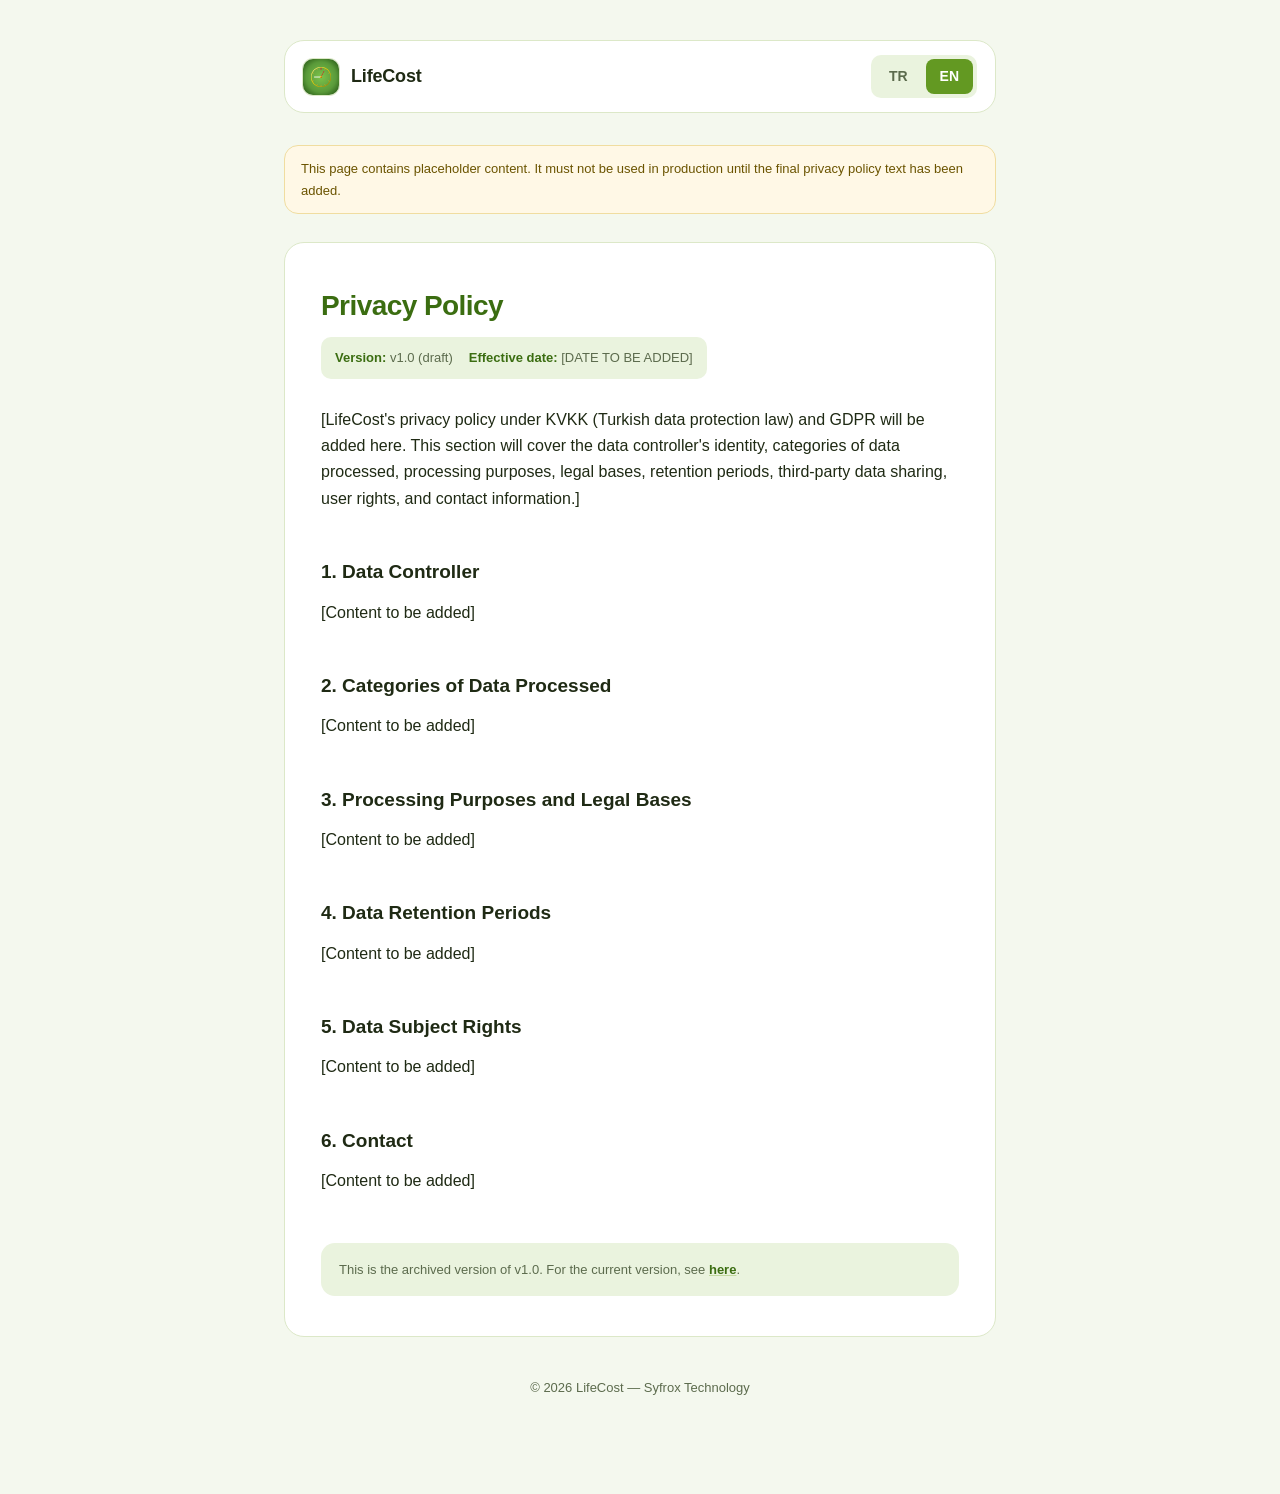
<file: privacy-policy/en/v1.0.html>
<!doctype html>
<html lang="en">
<head>
  <meta charset="utf-8" />
  <meta name="viewport" content="width=device-width, initial-scale=1" />
  <title>Privacy Policy v1.0 (Archived) — LifeCost</title>
  <meta name="robots" content="noindex" />
  <link rel="stylesheet" href="../../assets/style.css" />
</head>
<body>
  <div class="page">
    <header class="site-header">
      <a class="brand" href="../../">
        <span class="brand-mark" aria-hidden="true"></span>
        LifeCost
      </a>
      <nav class="lang-switch">
        <a href="../tr/">TR</a>
        <a class="active" href="../en/">EN</a>
      </nav>
    </header>

    <div class="placeholder-banner">
      This page contains placeholder content. It must not be used in
      production until the final privacy policy text has been added.
    </div>

    <div class="content-card">
      <h1>Privacy Policy</h1>
      <div class="meta">
        <span><strong>Version:</strong> v1.0 (draft)</span>
        <span><strong>Effective date:</strong> [DATE TO BE ADDED]</span>
      </div>

      <p>
        [LifeCost's privacy policy under KVKK (Turkish data protection law)
        and GDPR will be added here. This section will cover the data
        controller's identity, categories of data processed, processing
        purposes, legal bases, retention periods, third-party data sharing,
        user rights, and contact information.]
      </p>

      <h2>1. Data Controller</h2>
      <p>[Content to be added]</p>

      <h2>2. Categories of Data Processed</h2>
      <p>[Content to be added]</p>

      <h2>3. Processing Purposes and Legal Bases</h2>
      <p>[Content to be added]</p>

      <h2>4. Data Retention Periods</h2>
      <p>[Content to be added]</p>

      <h2>5. Data Subject Rights</h2>
      <p>[Content to be added]</p>

      <h2>6. Contact</h2>
      <p>[Content to be added]</p>

      <div class="version-note">
        This is the archived version of v1.0. For the current version, see
        <a href="index.html">here</a>.
      </div>
    </div>

    <footer class="site-footer">
      © <span id="year"></span> LifeCost — Syfrox Technology
    </footer>
  </div>
  <script>
    document.getElementById("year").textContent = new Date().getFullYear();
  </script>
</body>
</html>
</file>
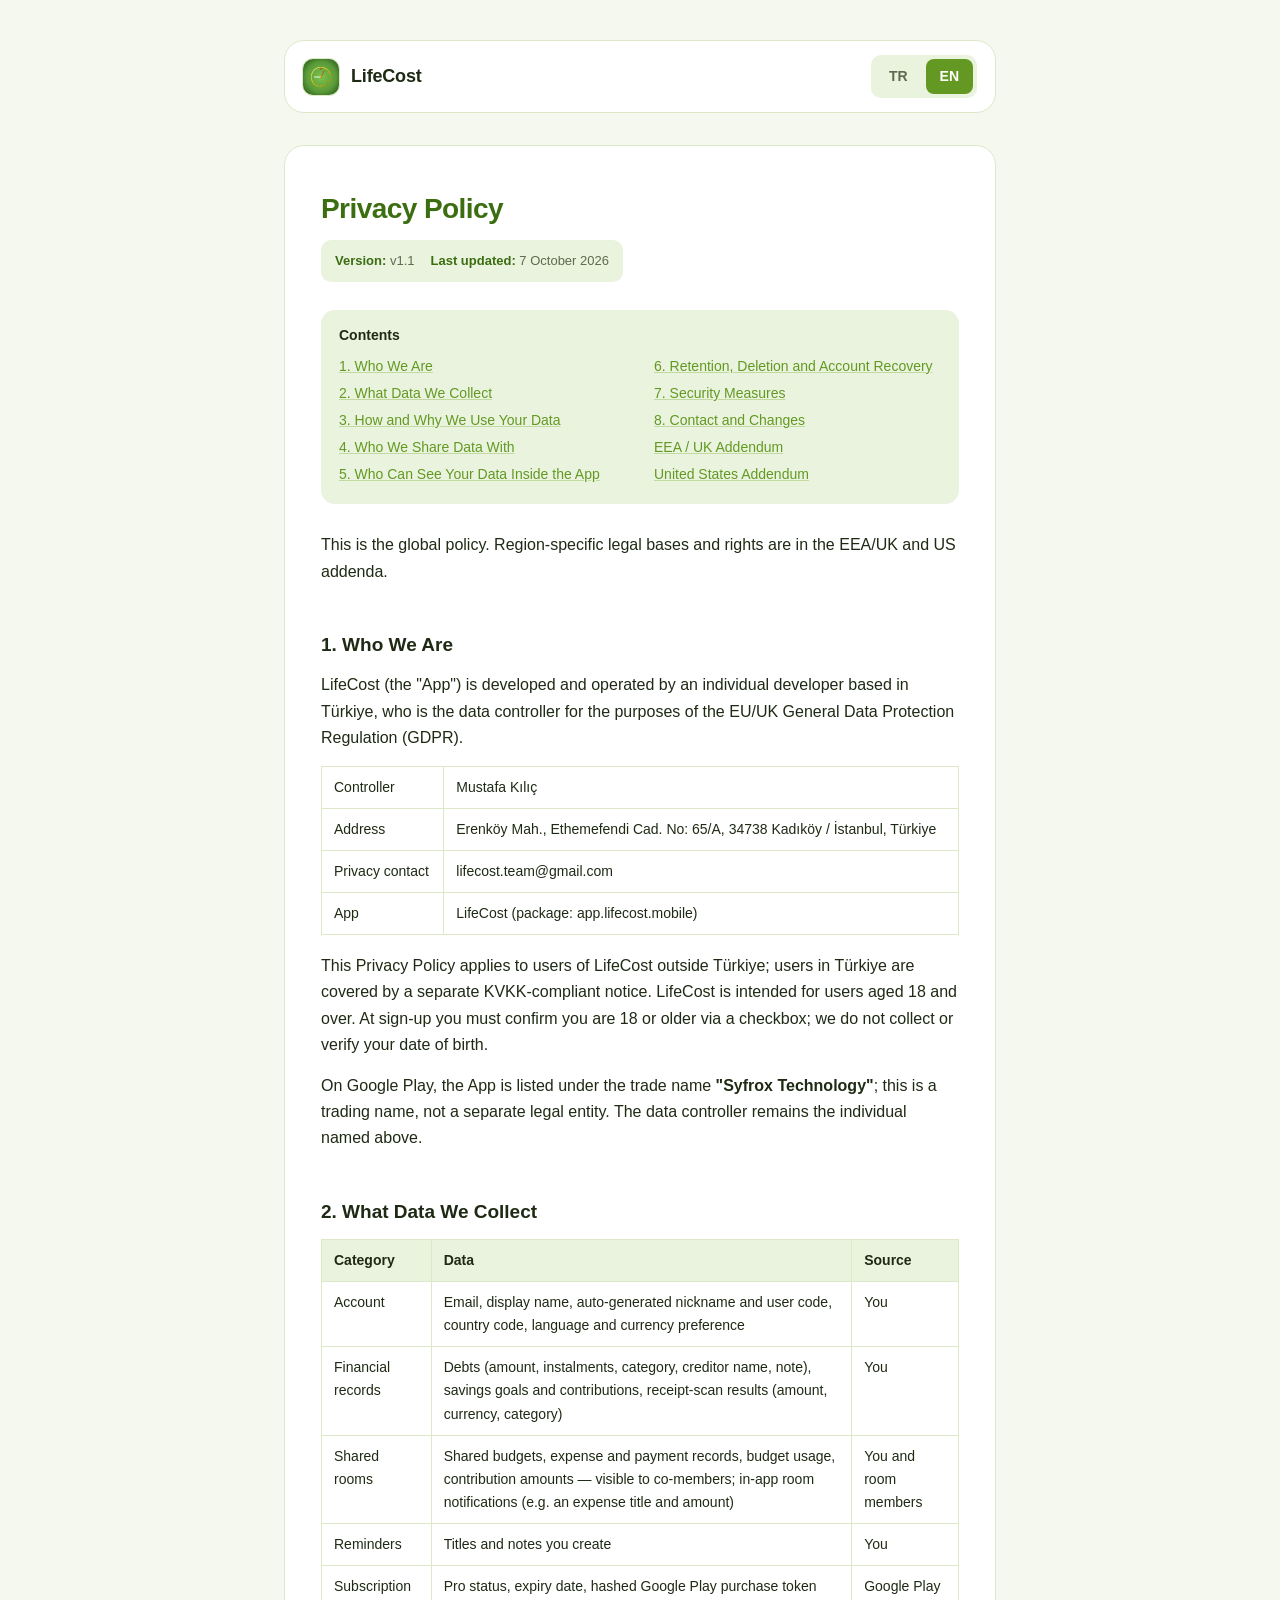
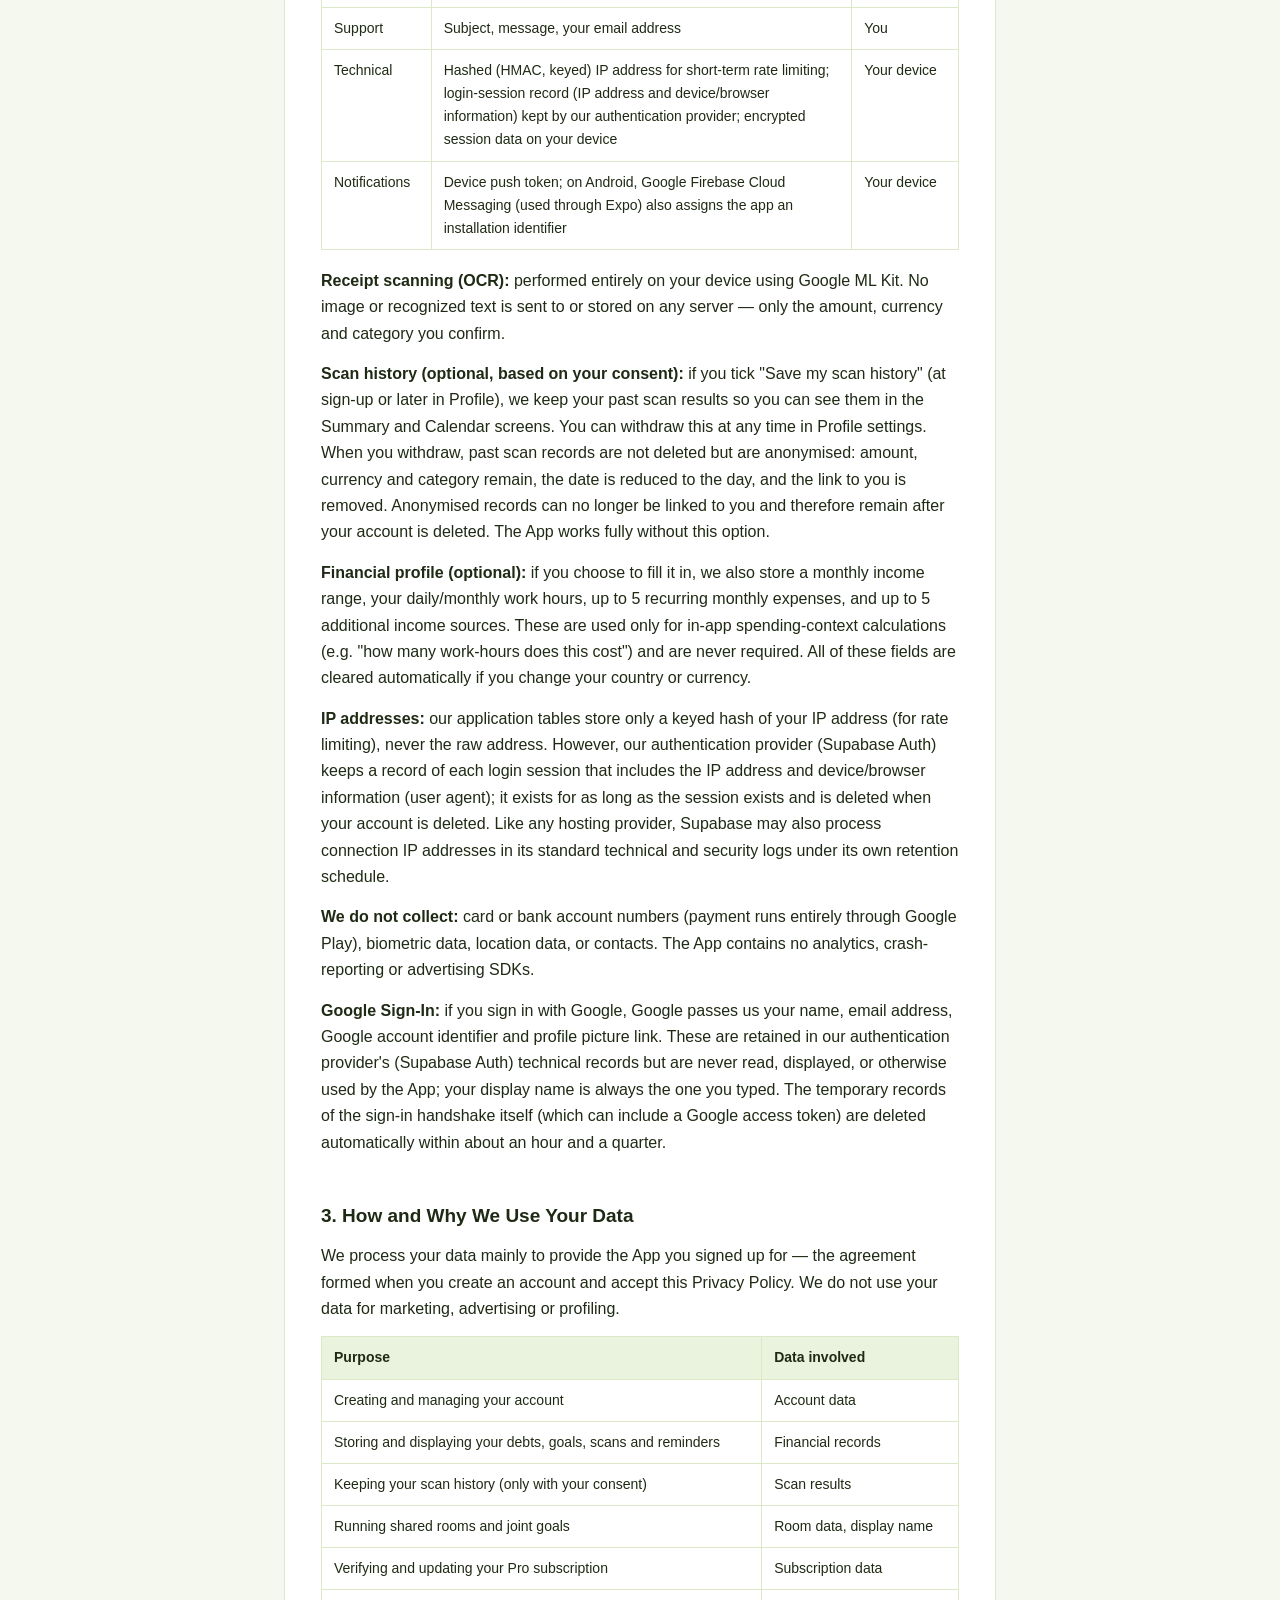
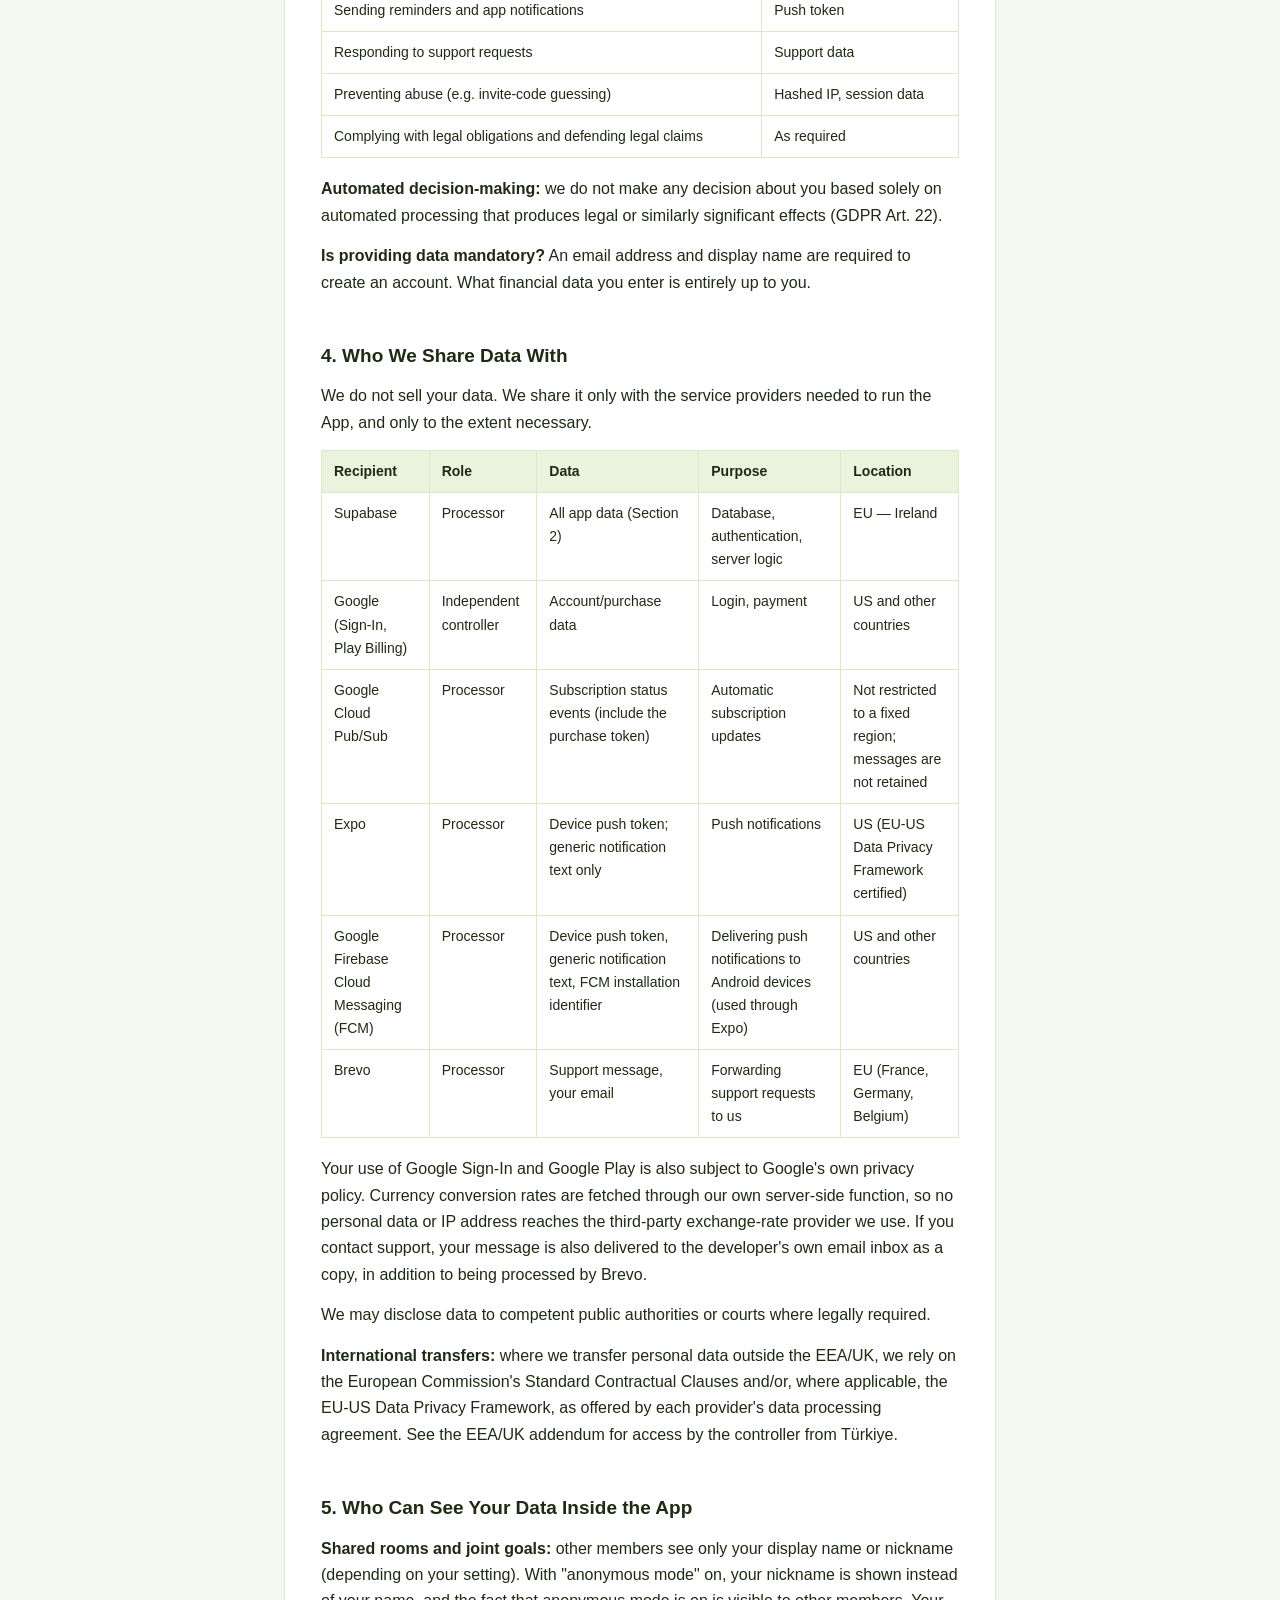
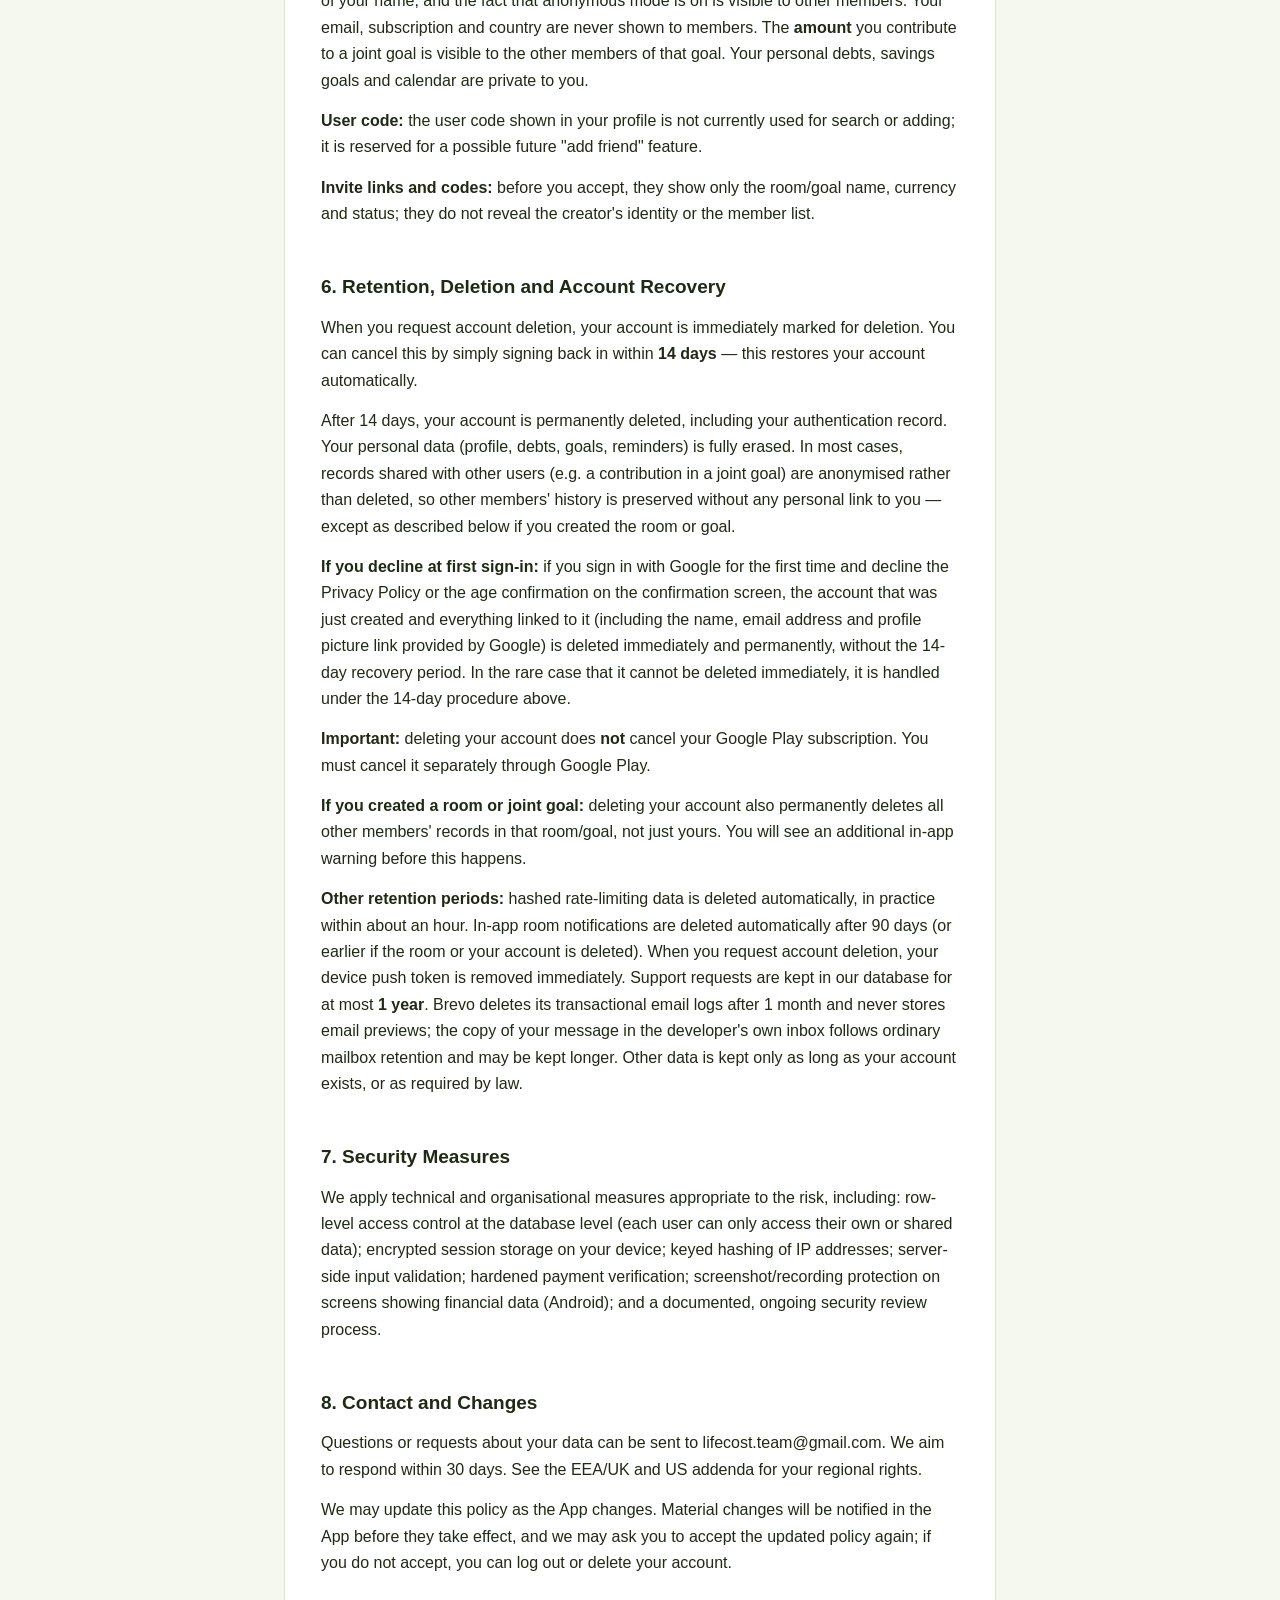
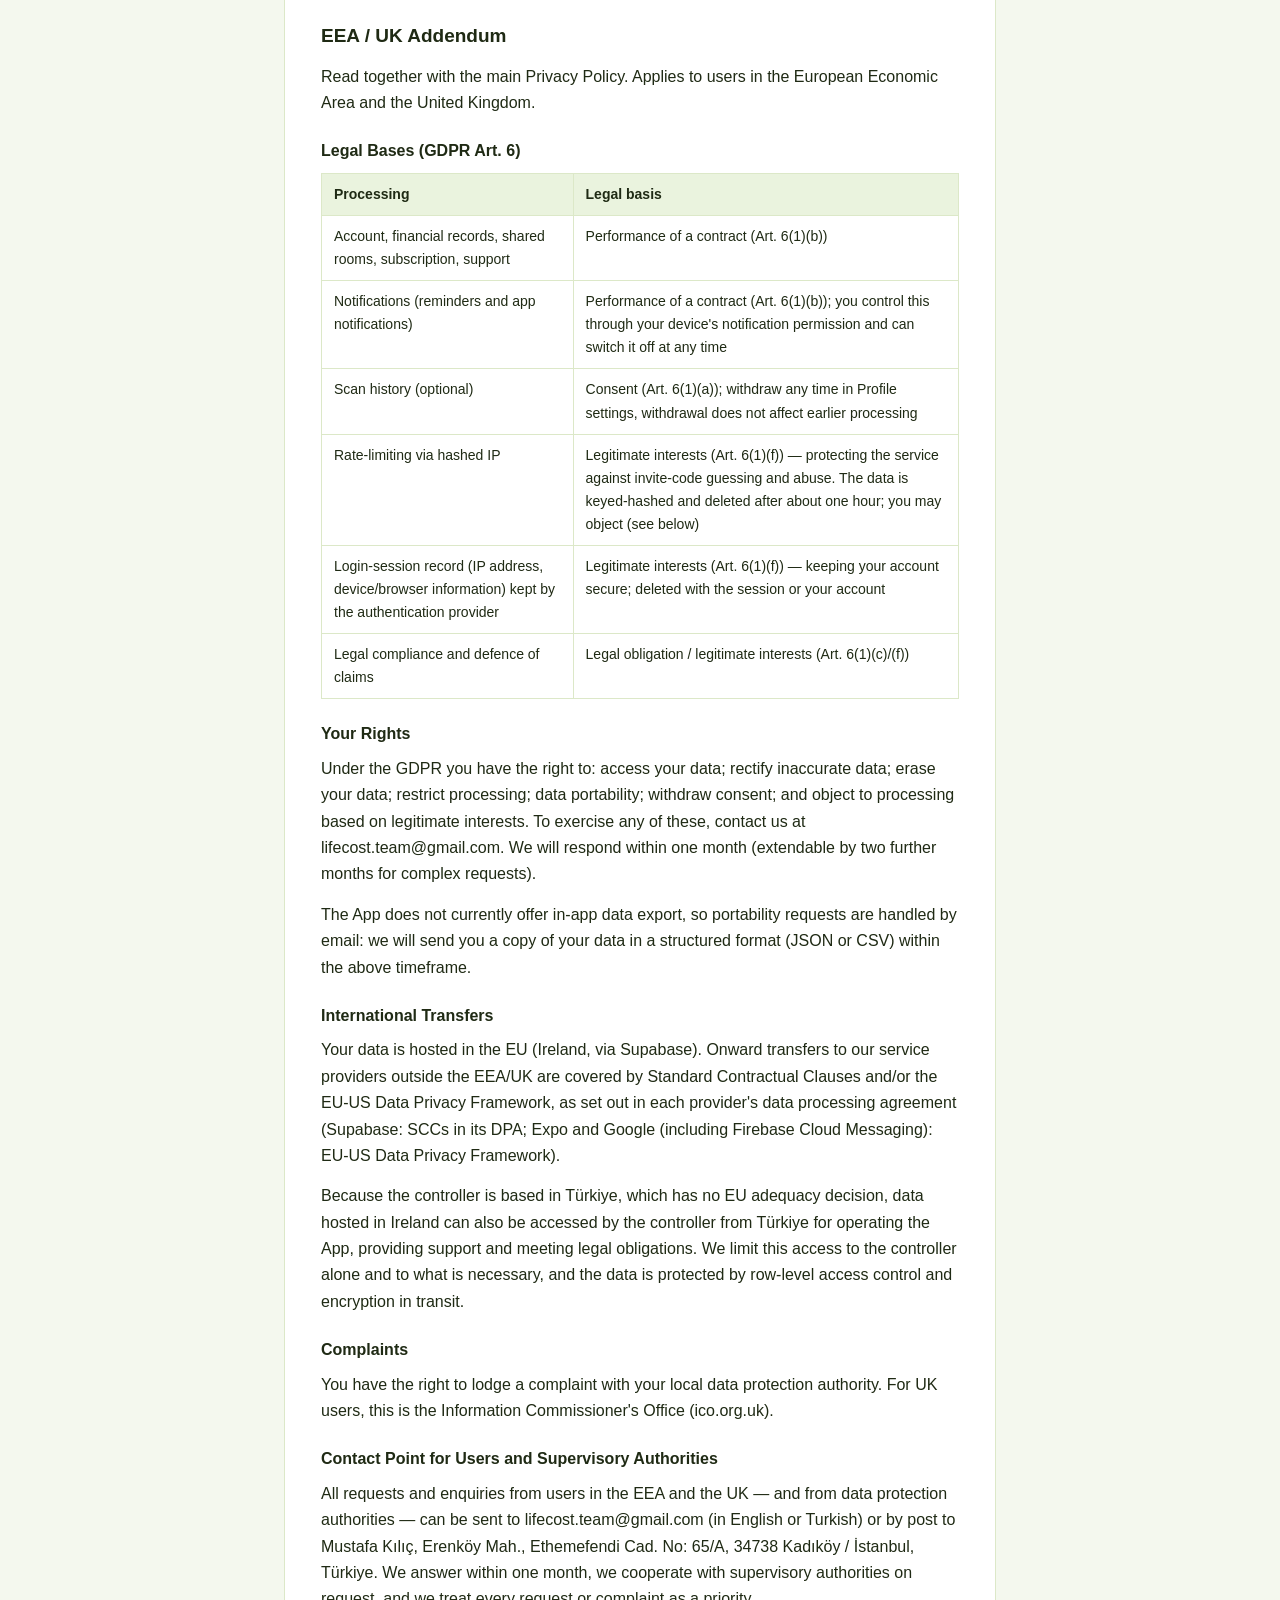
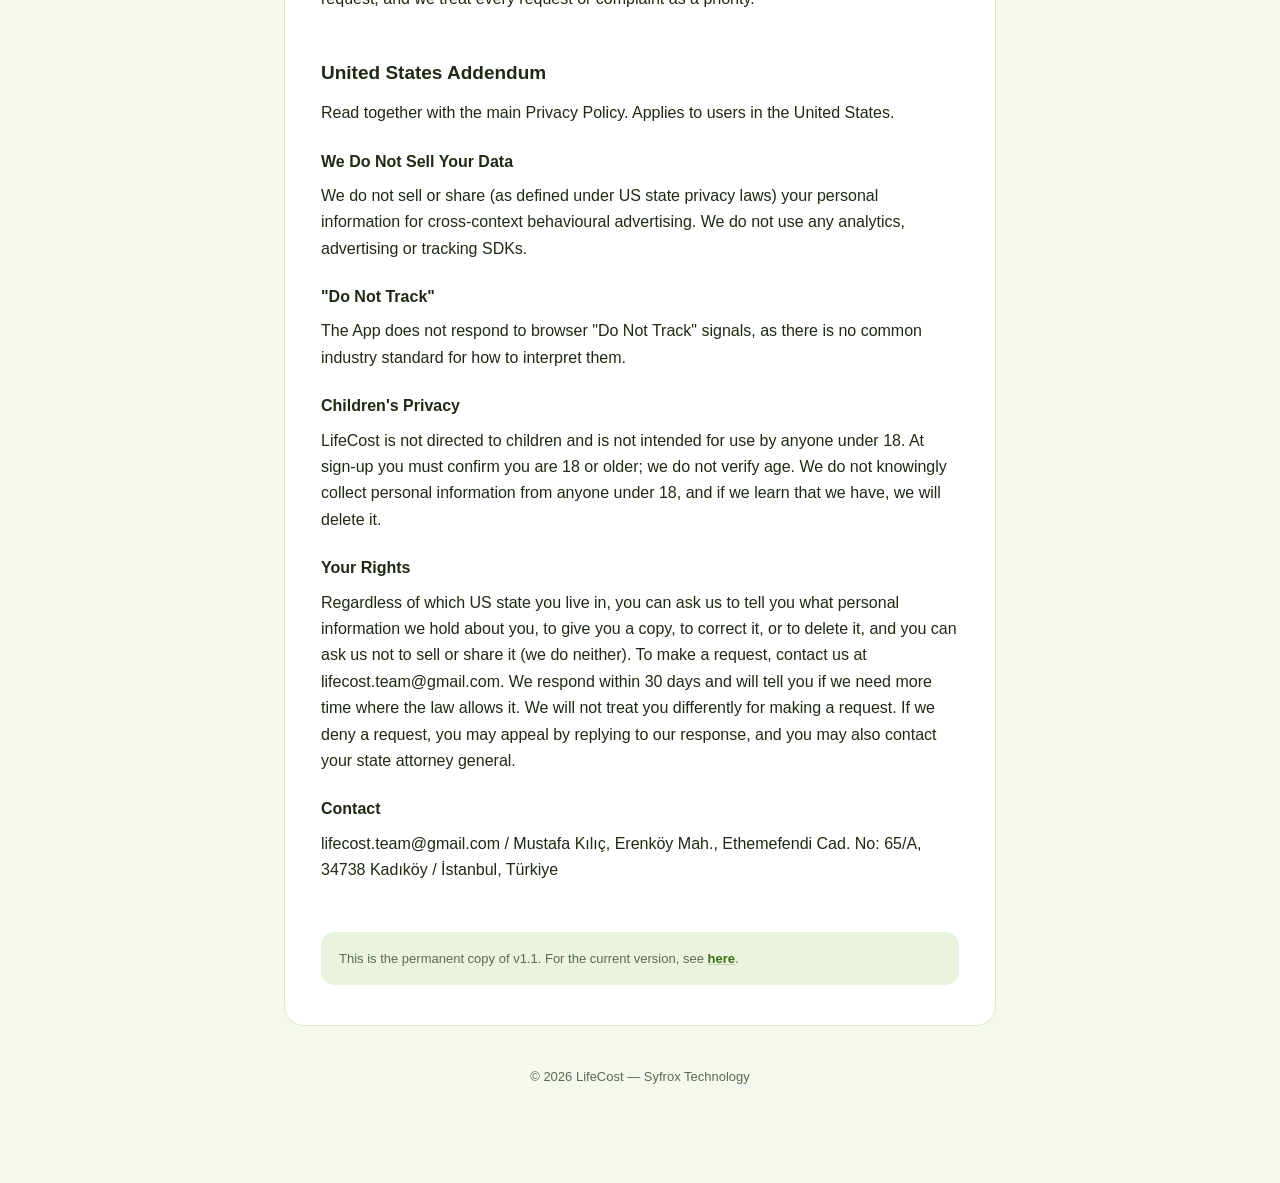
<file: privacy-policy/en/v1.1.html>
<!doctype html>
<html lang="en">
<head>
  <meta charset="utf-8" />
  <meta name="viewport" content="width=device-width, initial-scale=1" />
  <title>Privacy Policy v1.1 (Archived) — LifeCost</title>
  <meta name="robots" content="noindex" />
  <link rel="stylesheet" href="../../assets/style.css" />
</head>
<body>
  <div class="page">
    <header class="site-header">
      <a class="brand" href="../../">
        <span class="brand-mark" aria-hidden="true"></span>
        LifeCost
      </a>
      <nav class="lang-switch">
        <a class="" href="../tr/">TR</a>
        <a class="active" href="../en/">EN</a>
      </nav>
    </header>

    <div class="content-card">
      <h1>Privacy Policy</h1>
      <div class="meta">
        <span><strong>Version:</strong> v1.1</span>
        <span><strong>Last updated:</strong> 7 October 2026</span>
      </div>
      <nav class="toc" aria-label="Contents">
      <strong>Contents</strong>
      <ul>
        <li><a href="#1-who-we-are">1. Who We Are</a></li>
        <li><a href="#2-what-data-we-collect">2. What Data We Collect</a></li>
        <li><a href="#3-how-and-why-we-use-your-data">3. How and Why We Use Your Data</a></li>
        <li><a href="#4-who-we-share-data-with">4. Who We Share Data With</a></li>
        <li><a href="#5-who-can-see-your-data-inside-the-app">5. Who Can See Your Data Inside the App</a></li>
        <li><a href="#6-retention-deletion-and-account-recovery">6. Retention, Deletion and Account Recovery</a></li>
        <li><a href="#7-security-measures">7. Security Measures</a></li>
        <li><a href="#8-contact-and-changes">8. Contact and Changes</a></li>
        <li><a href="#eea-uk-addendum">EEA / UK Addendum</a></li>
        <li><a href="#united-states-addendum">United States Addendum</a></li>
      </ul>
    </nav>
<p>This is the global policy. Region-specific legal bases and rights are in the EEA/UK and US addenda.</p>
<h2 id="1-who-we-are">1. Who We Are</h2>
<p>LifeCost (the "App") is developed and operated by an individual developer based in Türkiye, who is the data controller for the purposes of the EU/UK General Data Protection Regulation (GDPR).</p>
<div class="table-wrap"><table>
<tbody>
<tr>
<td>Controller</td>
<td>Mustafa Kılıç</td>
</tr>
<tr>
<td>Address</td>
<td>Erenköy Mah., Ethemefendi Cad. No: 65/A, 34738 Kadıköy / İstanbul, Türkiye</td>
</tr>
<tr>
<td>Privacy contact</td>
<td>lifecost.team@gmail.com</td>
</tr>
<tr>
<td>App</td>
<td>LifeCost (package: app.lifecost.mobile)</td>
</tr>
</tbody>
</table></div>
<p>This Privacy Policy applies to users of LifeCost outside Türkiye; users in Türkiye are covered by a separate KVKK-compliant notice. LifeCost is intended for users aged 18 and over. At sign-up you must confirm you are 18 or older via a checkbox; we do not collect or verify your date of birth.</p>
<p>On Google Play, the App is listed under the trade name <strong>"Syfrox Technology"</strong>; this is a trading name, not a separate legal entity. The data controller remains the individual named above.</p>
<h2 id="2-what-data-we-collect">2. What Data We Collect</h2>
<div class="table-wrap"><table>
<thead>
<tr>
<th>Category</th>
<th>Data</th>
<th>Source</th>
</tr>
</thead>
<tbody>
<tr>
<td>Account</td>
<td>Email, display name, auto-generated nickname and user code, country code, language and currency preference</td>
<td>You</td>
</tr>
<tr>
<td>Financial records</td>
<td>Debts (amount, instalments, category, creditor name, note), savings goals and contributions, receipt-scan results (amount, currency, category)</td>
<td>You</td>
</tr>
<tr>
<td>Shared rooms</td>
<td>Shared budgets, expense and payment records, budget usage, contribution amounts — visible to co-members; in-app room notifications (e.g. an expense title and amount)</td>
<td>You and room members</td>
</tr>
<tr>
<td>Reminders</td>
<td>Titles and notes you create</td>
<td>You</td>
</tr>
<tr>
<td>Subscription</td>
<td>Pro status, expiry date, hashed Google Play purchase token</td>
<td>Google Play</td>
</tr>
<tr>
<td>Support</td>
<td>Subject, message, your email address</td>
<td>You</td>
</tr>
<tr>
<td>Technical</td>
<td>Hashed (HMAC, keyed) IP address for short-term rate limiting; login-session record (IP address and device/browser information) kept by our authentication provider; encrypted session data on your device</td>
<td>Your device</td>
</tr>
<tr>
<td>Notifications</td>
<td>Device push token; on Android, Google Firebase Cloud Messaging (used through Expo) also assigns the app an installation identifier</td>
<td>Your device</td>
</tr>
</tbody>
</table></div>
<p><strong>Receipt scanning (OCR):</strong> performed entirely on your device using Google ML Kit. No image or recognized text is sent to or stored on any server — only the amount, currency and category you confirm.</p>
<p><strong>Scan history (optional, based on your consent):</strong> if you tick "Save my scan history" (at sign-up or later in Profile), we keep your past scan results so you can see them in the Summary and Calendar screens. You can withdraw this at any time in Profile settings. When you withdraw, past scan records are not deleted but are anonymised: amount, currency and category remain, the date is reduced to the day, and the link to you is removed. Anonymised records can no longer be linked to you and therefore remain after your account is deleted. The App works fully without this option.</p>
<p><strong>Financial profile (optional):</strong> if you choose to fill it in, we also store a monthly income range, your daily/monthly work hours, up to 5 recurring monthly expenses, and up to 5 additional income sources. These are used only for in-app spending-context calculations (e.g. "how many work-hours does this cost") and are never required. All of these fields are cleared automatically if you change your country or currency.</p>
<p><strong>IP addresses:</strong> our application tables store only a keyed hash of your IP address (for rate limiting), never the raw address. However, our authentication provider (Supabase Auth) keeps a record of each login session that includes the IP address and device/browser information (user agent); it exists for as long as the session exists and is deleted when your account is deleted. Like any hosting provider, Supabase may also process connection IP addresses in its standard technical and security logs under its own retention schedule.</p>
<p><strong>We do not collect:</strong> card or bank account numbers (payment runs entirely through Google Play), biometric data, location data, or contacts. The App contains no analytics, crash-reporting or advertising SDKs.</p>
<p><strong>Google Sign-In:</strong> if you sign in with Google, Google passes us your name, email address, Google account identifier and profile picture link. These are retained in our authentication provider's (Supabase Auth) technical records but are never read, displayed, or otherwise used by the App; your display name is always the one you typed. The temporary records of the sign-in handshake itself (which can include a Google access token) are deleted automatically within about an hour and a quarter.</p>
<h2 id="3-how-and-why-we-use-your-data">3. How and Why We Use Your Data</h2>
<p>We process your data mainly to provide the App you signed up for — the agreement formed when you create an account and accept this Privacy Policy. We do not use your data for marketing, advertising or profiling.</p>
<div class="table-wrap"><table>
<thead>
<tr>
<th>Purpose</th>
<th>Data involved</th>
</tr>
</thead>
<tbody>
<tr>
<td>Creating and managing your account</td>
<td>Account data</td>
</tr>
<tr>
<td>Storing and displaying your debts, goals, scans and reminders</td>
<td>Financial records</td>
</tr>
<tr>
<td>Keeping your scan history (only with your consent)</td>
<td>Scan results</td>
</tr>
<tr>
<td>Running shared rooms and joint goals</td>
<td>Room data, display name</td>
</tr>
<tr>
<td>Verifying and updating your Pro subscription</td>
<td>Subscription data</td>
</tr>
<tr>
<td>Sending reminders and app notifications</td>
<td>Push token</td>
</tr>
<tr>
<td>Responding to support requests</td>
<td>Support data</td>
</tr>
<tr>
<td>Preventing abuse (e.g. invite-code guessing)</td>
<td>Hashed IP, session data</td>
</tr>
<tr>
<td>Complying with legal obligations and defending legal claims</td>
<td>As required</td>
</tr>
</tbody>
</table></div>
<p><strong>Automated decision-making:</strong> we do not make any decision about you based solely on automated processing that produces legal or similarly significant effects (GDPR Art. 22).</p>
<p><strong>Is providing data mandatory?</strong> An email address and display name are required to create an account. What financial data you enter is entirely up to you.</p>
<h2 id="4-who-we-share-data-with">4. Who We Share Data With</h2>
<p>We do not sell your data. We share it only with the service providers needed to run the App, and only to the extent necessary.</p>
<div class="table-wrap"><table>
<thead>
<tr>
<th>Recipient</th>
<th>Role</th>
<th>Data</th>
<th>Purpose</th>
<th>Location</th>
</tr>
</thead>
<tbody>
<tr>
<td>Supabase</td>
<td>Processor</td>
<td>All app data (Section 2)</td>
<td>Database, authentication, server logic</td>
<td>EU — Ireland</td>
</tr>
<tr>
<td>Google (Sign-In, Play Billing)</td>
<td>Independent controller</td>
<td>Account/purchase data</td>
<td>Login, payment</td>
<td>US and other countries</td>
</tr>
<tr>
<td>Google Cloud Pub/Sub</td>
<td>Processor</td>
<td>Subscription status events (include the purchase token)</td>
<td>Automatic subscription updates</td>
<td>Not restricted to a fixed region; messages are not retained</td>
</tr>
<tr>
<td>Expo</td>
<td>Processor</td>
<td>Device push token; generic notification text only</td>
<td>Push notifications</td>
<td>US (EU-US Data Privacy Framework certified)</td>
</tr>
<tr>
<td>Google Firebase Cloud Messaging (FCM)</td>
<td>Processor</td>
<td>Device push token, generic notification text, FCM installation identifier</td>
<td>Delivering push notifications to Android devices (used through Expo)</td>
<td>US and other countries</td>
</tr>
<tr>
<td>Brevo</td>
<td>Processor</td>
<td>Support message, your email</td>
<td>Forwarding support requests to us</td>
<td>EU (France, Germany, Belgium)</td>
</tr>
</tbody>
</table></div>
<p>Your use of Google Sign-In and Google Play is also subject to Google's own privacy policy. Currency conversion rates are fetched through our own server-side function, so no personal data or IP address reaches the third-party exchange-rate provider we use. If you contact support, your message is also delivered to the developer's own email inbox as a copy, in addition to being processed by Brevo.</p>
<p>We may disclose data to competent public authorities or courts where legally required.</p>
<p><strong>International transfers:</strong> where we transfer personal data outside the EEA/UK, we rely on the European Commission's Standard Contractual Clauses and/or, where applicable, the EU-US Data Privacy Framework, as offered by each provider's data processing agreement. See the EEA/UK addendum for access by the controller from Türkiye.</p>
<h2 id="5-who-can-see-your-data-inside-the-app">5. Who Can See Your Data Inside the App</h2>
<p><strong>Shared rooms and joint goals:</strong> other members see only your display name or nickname (depending on your setting). With "anonymous mode" on, your nickname is shown instead of your name, and the fact that anonymous mode is on is visible to other members. Your email, subscription and country are never shown to members. The <strong>amount</strong> you contribute to a joint goal is visible to the other members of that goal. Your personal debts, savings goals and calendar are private to you.</p>
<p><strong>User code:</strong> the user code shown in your profile is not currently used for search or adding; it is reserved for a possible future "add friend" feature.</p>
<p><strong>Invite links and codes:</strong> before you accept, they show only the room/goal name, currency and status; they do not reveal the creator's identity or the member list.</p>
<h2 id="6-retention-deletion-and-account-recovery">6. Retention, Deletion and Account Recovery</h2>
<p>When you request account deletion, your account is immediately marked for deletion. You can cancel this by simply signing back in within <strong>14 days</strong> — this restores your account automatically.</p>
<p>After 14 days, your account is permanently deleted, including your authentication record. Your personal data (profile, debts, goals, reminders) is fully erased. In most cases, records shared with other users (e.g. a contribution in a joint goal) are anonymised rather than deleted, so other members' history is preserved without any personal link to you — except as described below if you created the room or goal.</p>
<p><strong>If you decline at first sign-in:</strong> if you sign in with Google for the first time and decline the Privacy Policy or the age confirmation on the confirmation screen, the account that was just created and everything linked to it (including the name, email address and profile picture link provided by Google) is deleted immediately and permanently, without the 14-day recovery period. In the rare case that it cannot be deleted immediately, it is handled under the 14-day procedure above.</p>
<p><strong>Important:</strong> deleting your account does <strong>not</strong> cancel your Google Play subscription. You must cancel it separately through Google Play.</p>
<p><strong>If you created a room or joint goal:</strong> deleting your account also permanently deletes all other members' records in that room/goal, not just yours. You will see an additional in-app warning before this happens.</p>
<p><strong>Other retention periods:</strong> hashed rate-limiting data is deleted automatically, in practice within about an hour. In-app room notifications are deleted automatically after 90 days (or earlier if the room or your account is deleted). When you request account deletion, your device push token is removed immediately. Support requests are kept in our database for at most <strong>1 year</strong>. Brevo deletes its transactional email logs after 1 month and never stores email previews; the copy of your message in the developer's own inbox follows ordinary mailbox retention and may be kept longer. Other data is kept only as long as your account exists, or as required by law.</p>
<h2 id="7-security-measures">7. Security Measures</h2>
<p>We apply technical and organisational measures appropriate to the risk, including: row-level access control at the database level (each user can only access their own or shared data); encrypted session storage on your device; keyed hashing of IP addresses; server-side input validation; hardened payment verification; screenshot/recording protection on screens showing financial data (Android); and a documented, ongoing security review process.</p>
<h2 id="8-contact-and-changes">8. Contact and Changes</h2>
<p>Questions or requests about your data can be sent to lifecost.team@gmail.com. We aim to respond within 30 days. See the EEA/UK and US addenda for your regional rights.</p>
<p>We may update this policy as the App changes. Material changes will be notified in the App before they take effect, and we may ask you to accept the updated policy again; if you do not accept, you can log out or delete your account.</p>
<h2 id="eea-uk-addendum">EEA / UK Addendum</h2>
<p>Read together with the main Privacy Policy. Applies to users in the European Economic Area and the United Kingdom.</p>
<h3 id="legal-bases-gdpr-art-6">Legal Bases (GDPR Art. 6)</h3>
<div class="table-wrap"><table>
<thead>
<tr>
<th>Processing</th>
<th>Legal basis</th>
</tr>
</thead>
<tbody>
<tr>
<td>Account, financial records, shared rooms, subscription, support</td>
<td>Performance of a contract (Art. 6(1)(b))</td>
</tr>
<tr>
<td>Notifications (reminders and app notifications)</td>
<td>Performance of a contract (Art. 6(1)(b)); you control this through your device's notification permission and can switch it off at any time</td>
</tr>
<tr>
<td>Scan history (optional)</td>
<td>Consent (Art. 6(1)(a)); withdraw any time in Profile settings, withdrawal does not affect earlier processing</td>
</tr>
<tr>
<td>Rate-limiting via hashed IP</td>
<td>Legitimate interests (Art. 6(1)(f)) — protecting the service against invite-code guessing and abuse. The data is keyed-hashed and deleted after about one hour; you may object (see below)</td>
</tr>
<tr>
<td>Login-session record (IP address, device/browser information) kept by the authentication provider</td>
<td>Legitimate interests (Art. 6(1)(f)) — keeping your account secure; deleted with the session or your account</td>
</tr>
<tr>
<td>Legal compliance and defence of claims</td>
<td>Legal obligation / legitimate interests (Art. 6(1)(c)/(f))</td>
</tr>
</tbody>
</table></div>
<h3 id="your-rights">Your Rights</h3>
<p>Under the GDPR you have the right to: access your data; rectify inaccurate data; erase your data; restrict processing; data portability; withdraw consent; and object to processing based on legitimate interests. To exercise any of these, contact us at lifecost.team@gmail.com. We will respond within one month (extendable by two further months for complex requests).</p>
<p>The App does not currently offer in-app data export, so portability requests are handled by email: we will send you a copy of your data in a structured format (JSON or CSV) within the above timeframe.</p>
<h3 id="international-transfers">International Transfers</h3>
<p>Your data is hosted in the EU (Ireland, via Supabase). Onward transfers to our service providers outside the EEA/UK are covered by Standard Contractual Clauses and/or the EU-US Data Privacy Framework, as set out in each provider's data processing agreement (Supabase: SCCs in its DPA; Expo and Google (including Firebase Cloud Messaging): EU-US Data Privacy Framework).</p>
<p>Because the controller is based in Türkiye, which has no EU adequacy decision, data hosted in Ireland can also be accessed by the controller from Türkiye for operating the App, providing support and meeting legal obligations. We limit this access to the controller alone and to what is necessary, and the data is protected by row-level access control and encryption in transit.</p>
<h3 id="complaints">Complaints</h3>
<p>You have the right to lodge a complaint with your local data protection authority. For UK users, this is the Information Commissioner's Office (ico.org.uk).</p>
<h3 id="contact-point-for-users-and-supervisory-authorities">Contact Point for Users and Supervisory Authorities</h3>
<p>All requests and enquiries from users in the EEA and the UK — and from data protection authorities — can be sent to lifecost.team@gmail.com (in English or Turkish) or by post to Mustafa Kılıç, Erenköy Mah., Ethemefendi Cad. No: 65/A, 34738 Kadıköy / İstanbul, Türkiye. We answer within one month, we cooperate with supervisory authorities on request, and we treat every request or complaint as a priority.</p>
<h2 id="united-states-addendum">United States Addendum</h2>
<p>Read together with the main Privacy Policy. Applies to users in the United States.</p>
<h3 id="we-do-not-sell-your-data">We Do Not Sell Your Data</h3>
<p>We do not sell or share (as defined under US state privacy laws) your personal information for cross-context behavioural advertising. We do not use any analytics, advertising or tracking SDKs.</p>
<h3 id="do-not-track">"Do Not Track"</h3>
<p>The App does not respond to browser "Do Not Track" signals, as there is no common industry standard for how to interpret them.</p>
<h3 id="childrens-privacy">Children's Privacy</h3>
<p>LifeCost is not directed to children and is not intended for use by anyone under 18. At sign-up you must confirm you are 18 or older; we do not verify age. We do not knowingly collect personal information from anyone under 18, and if we learn that we have, we will delete it.</p>
<h3 id="your-rights_1">Your Rights</h3>
<p>Regardless of which US state you live in, you can ask us to tell you what personal information we hold about you, to give you a copy, to correct it, or to delete it, and you can ask us not to sell or share it (we do neither). To make a request, contact us at lifecost.team@gmail.com. We respond within 30 days and will tell you if we need more time where the law allows it. We will not treat you differently for making a request. If we deny a request, you may appeal by replying to our response, and you may also contact your state attorney general.</p>
<h3 id="contact">Contact</h3>
<p>lifecost.team@gmail.com / Mustafa Kılıç, Erenköy Mah., Ethemefendi Cad. No: 65/A, 34738 Kadıköy / İstanbul, Türkiye</p>
      <div class="version-note">
        This is the permanent copy of v1.1. For the current version, see <a href="index.html">here</a>.
      </div>
    </div>

    <footer class="site-footer">
      © <span id="year"></span> LifeCost — Syfrox Technology
    </footer>
  </div>
  <script>
    document.getElementById("year").textContent = new Date().getFullYear();
  </script>
</body>
</html>
</file>
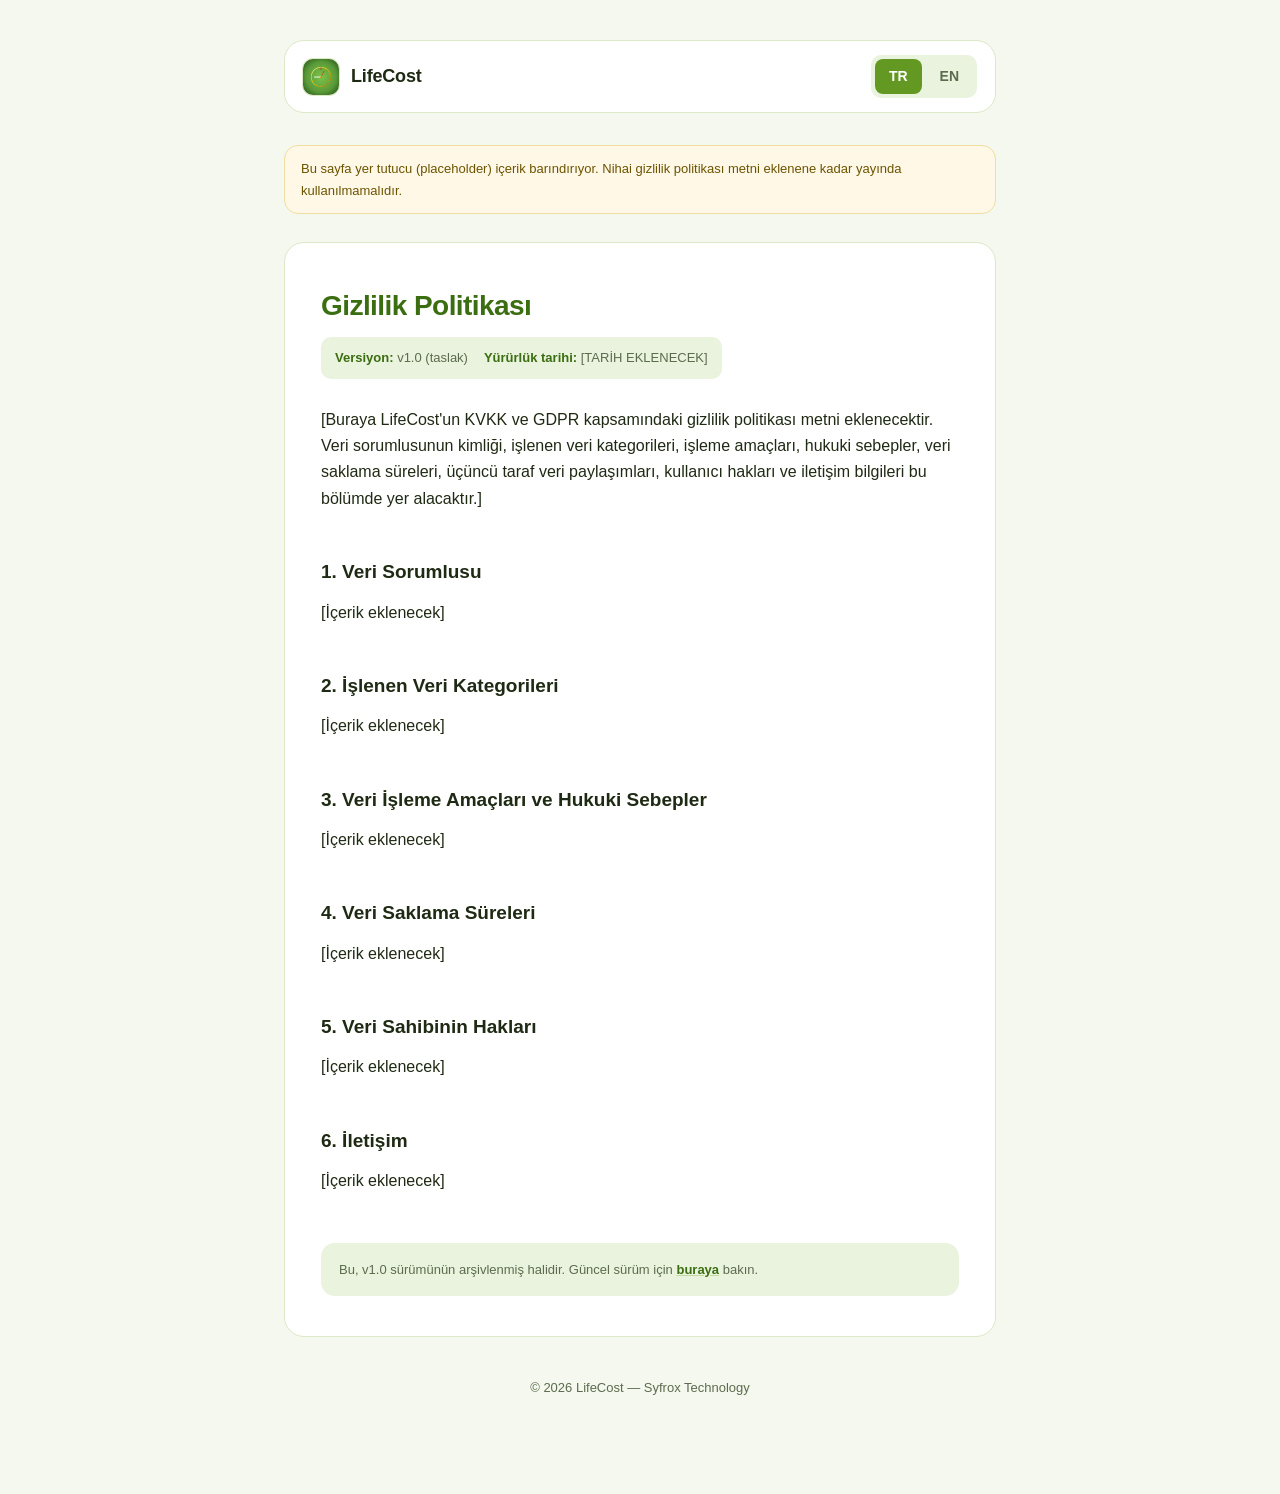
<file: privacy-policy/tr/v1.0.html>
<!doctype html>
<html lang="tr">
<head>
  <meta charset="utf-8" />
  <meta name="viewport" content="width=device-width, initial-scale=1" />
  <title>Gizlilik Politikası v1.0 (Arşiv) — LifeCost</title>
  <meta name="robots" content="noindex" />
  <link rel="stylesheet" href="../../assets/style.css" />
</head>
<body>
  <div class="page">
    <header class="site-header">
      <a class="brand" href="../../">
        <span class="brand-mark" aria-hidden="true"></span>
        LifeCost
      </a>
      <nav class="lang-switch">
        <a class="active" href="../tr/">TR</a>
        <a href="../en/">EN</a>
      </nav>
    </header>

    <div class="placeholder-banner">
      Bu sayfa yer tutucu (placeholder) içerik barındırıyor. Nihai gizlilik
      politikası metni eklenene kadar yayında kullanılmamalıdır.
    </div>

    <div class="content-card">
      <h1>Gizlilik Politikası</h1>
      <div class="meta">
        <span><strong>Versiyon:</strong> v1.0 (taslak)</span>
        <span><strong>Yürürlük tarihi:</strong> [TARİH EKLENECEK]</span>
      </div>

      <p>
        [Buraya LifeCost'un KVKK ve GDPR kapsamındaki gizlilik politikası
        metni eklenecektir. Veri sorumlusunun kimliği, işlenen veri
        kategorileri, işleme amaçları, hukuki sebepler, veri saklama
        süreleri, üçüncü taraf veri paylaşımları, kullanıcı hakları ve
        iletişim bilgileri bu bölümde yer alacaktır.]
      </p>

      <h2>1. Veri Sorumlusu</h2>
      <p>[İçerik eklenecek]</p>

      <h2>2. İşlenen Veri Kategorileri</h2>
      <p>[İçerik eklenecek]</p>

      <h2>3. Veri İşleme Amaçları ve Hukuki Sebepler</h2>
      <p>[İçerik eklenecek]</p>

      <h2>4. Veri Saklama Süreleri</h2>
      <p>[İçerik eklenecek]</p>

      <h2>5. Veri Sahibinin Hakları</h2>
      <p>[İçerik eklenecek]</p>

      <h2>6. İletişim</h2>
      <p>[İçerik eklenecek]</p>

      <div class="version-note">
        Bu, v1.0 sürümünün arşivlenmiş halidir. Güncel sürüm için
        <a href="index.html">buraya</a> bakın.
      </div>
    </div>

    <footer class="site-footer">
      © <span id="year"></span> LifeCost — Syfrox Technology
    </footer>
  </div>
  <script>
    document.getElementById("year").textContent = new Date().getFullYear();
  </script>
</body>
</html>
</file>
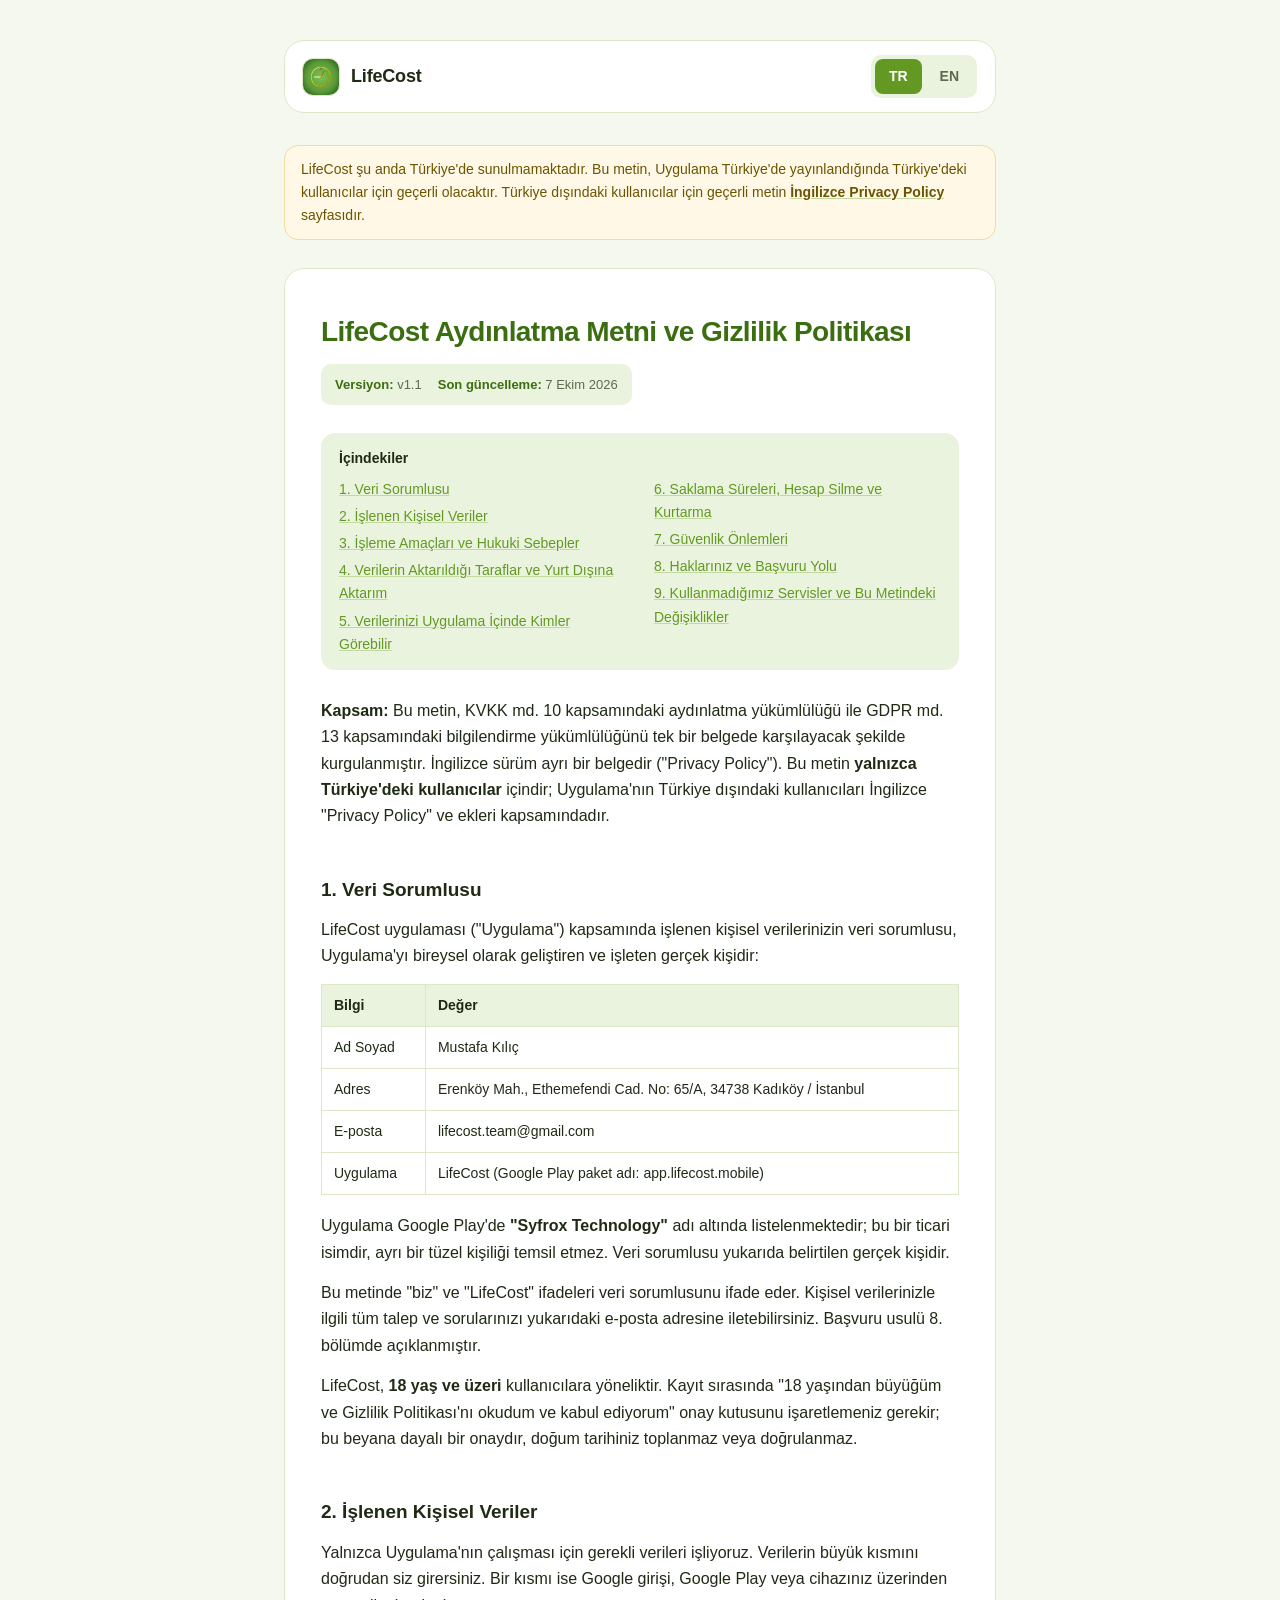
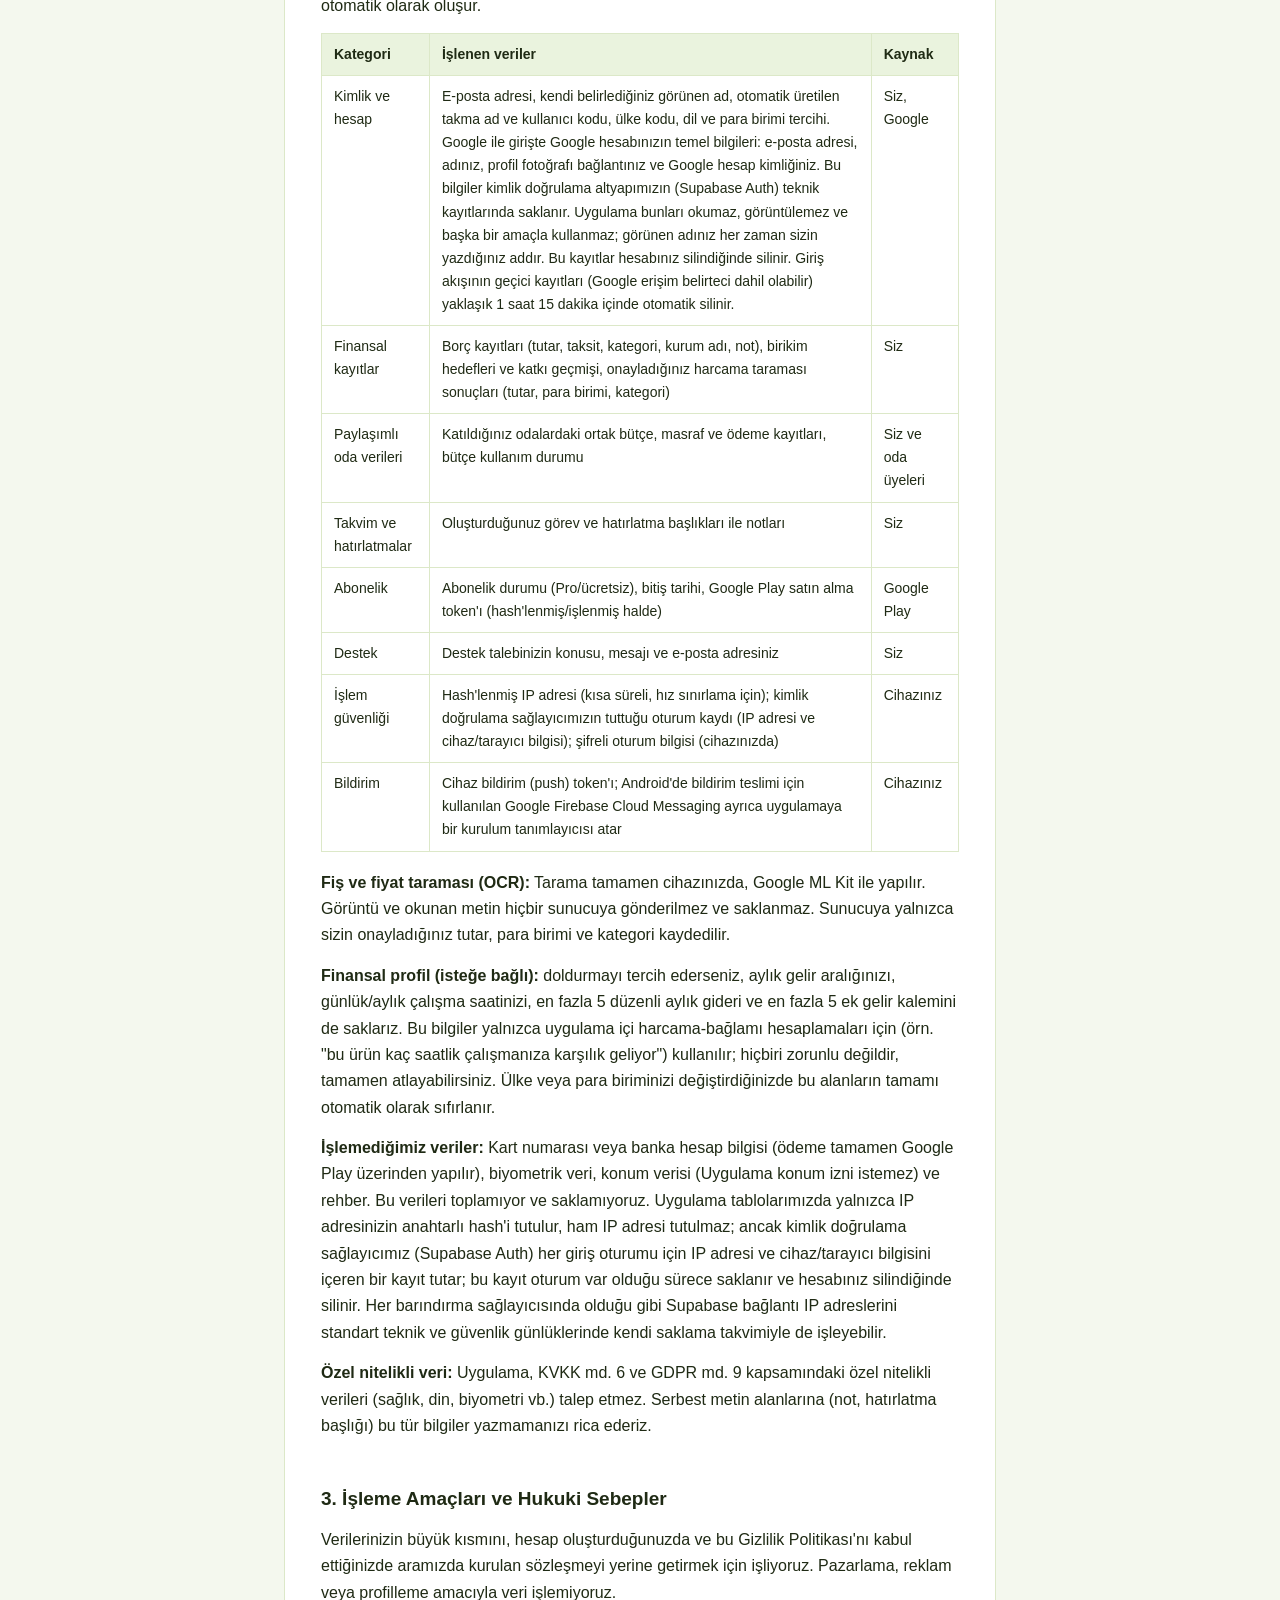
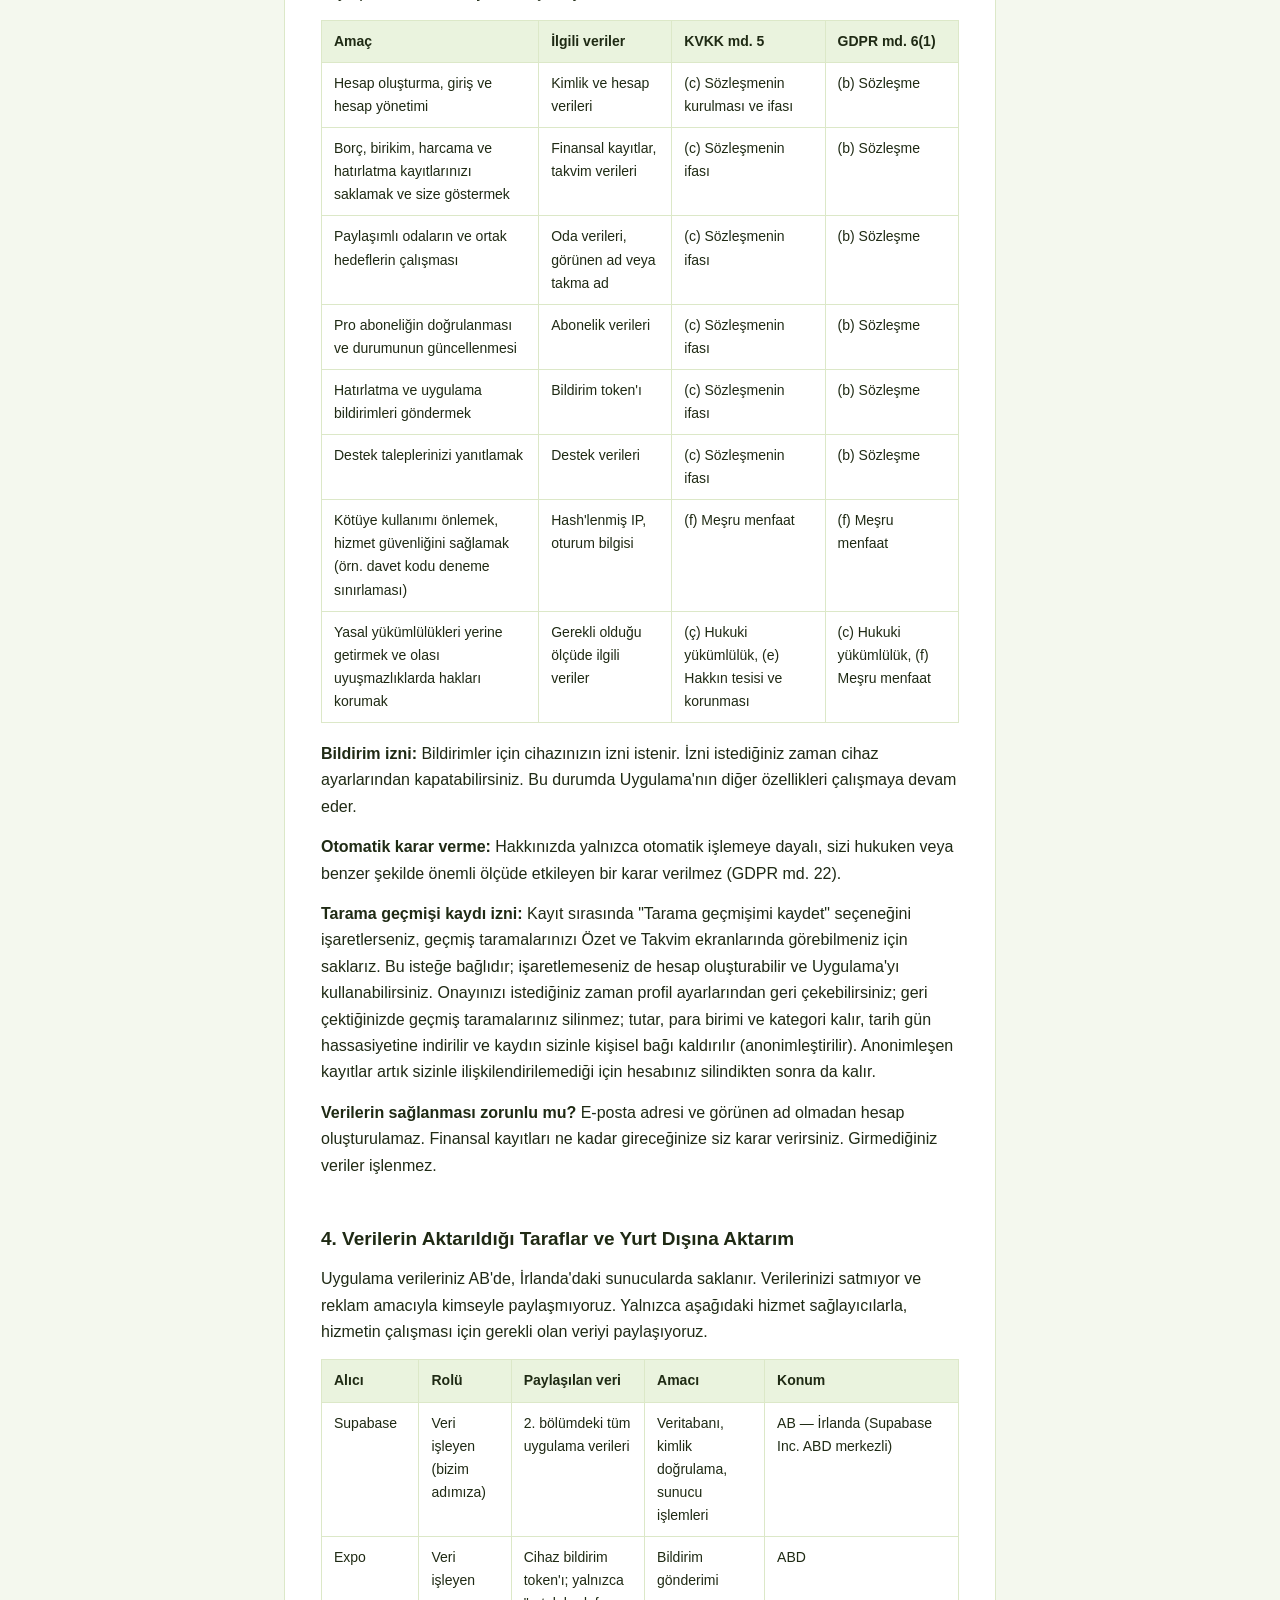
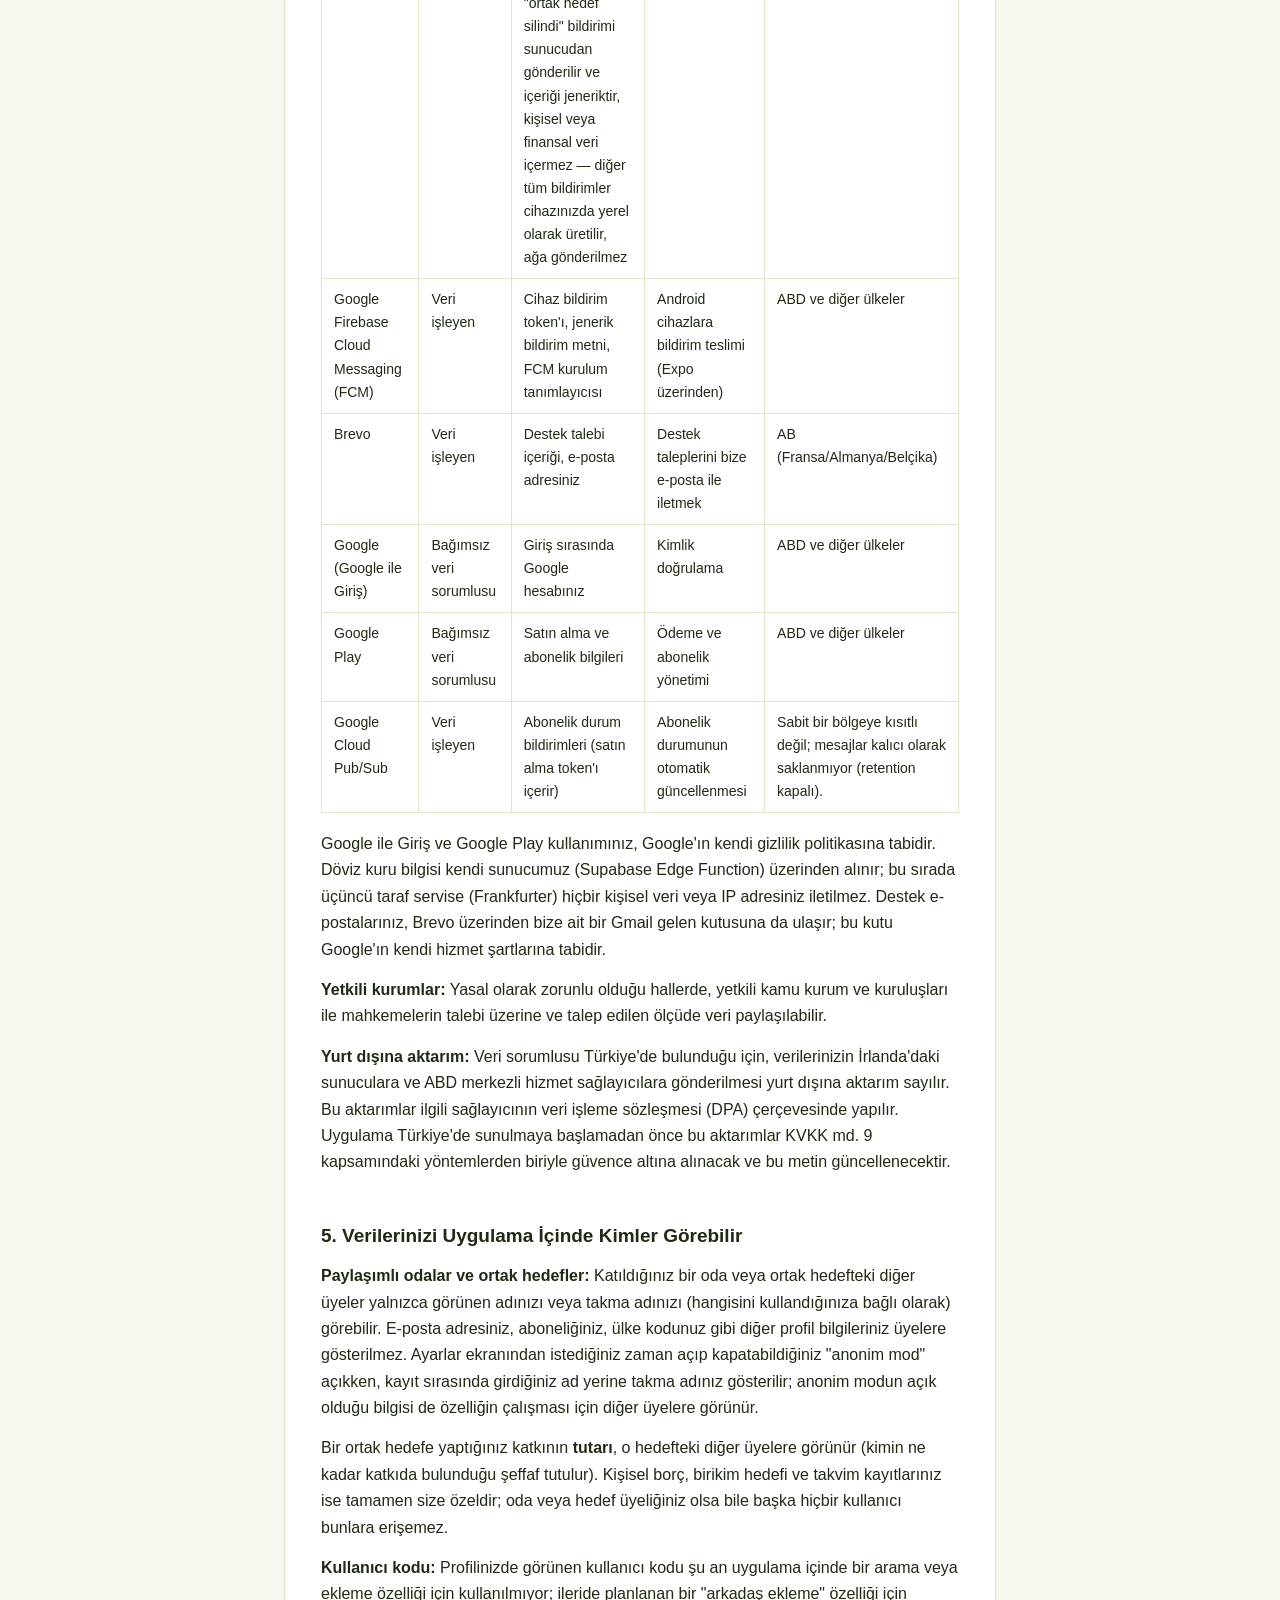
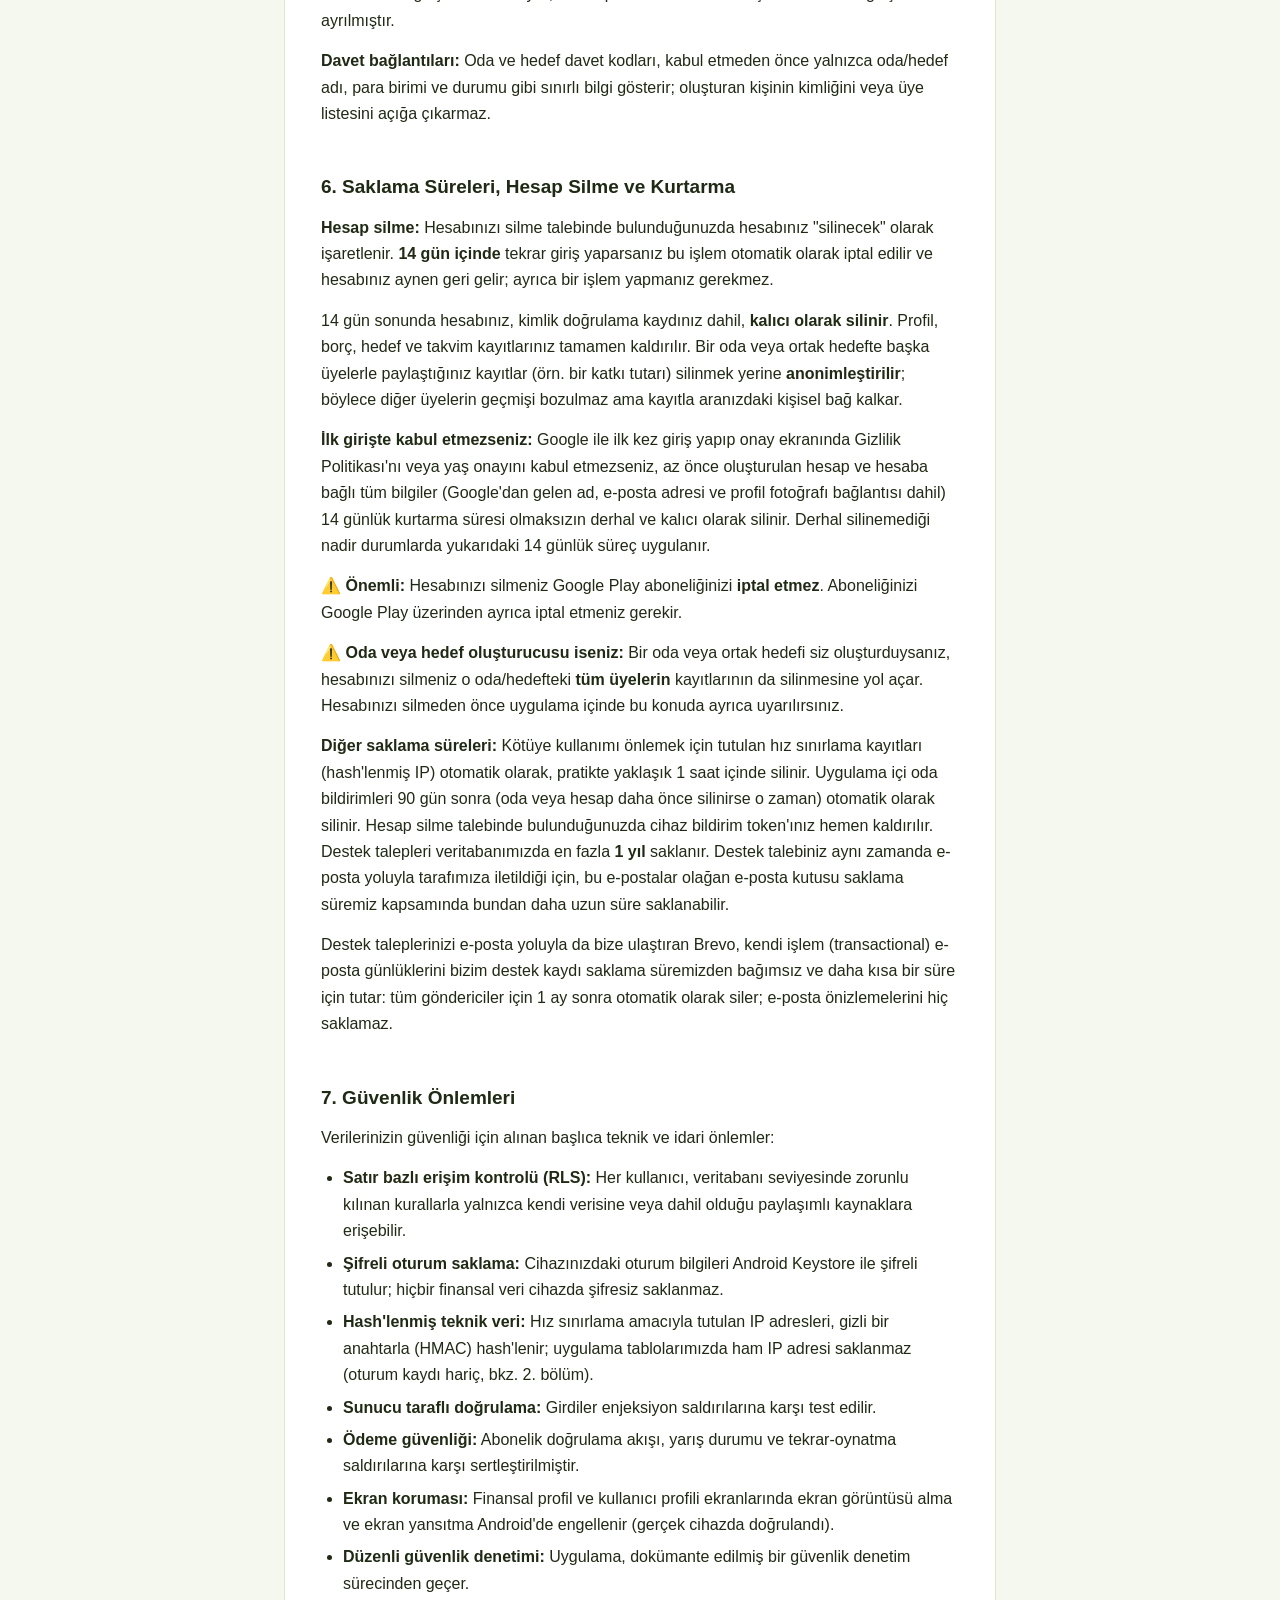
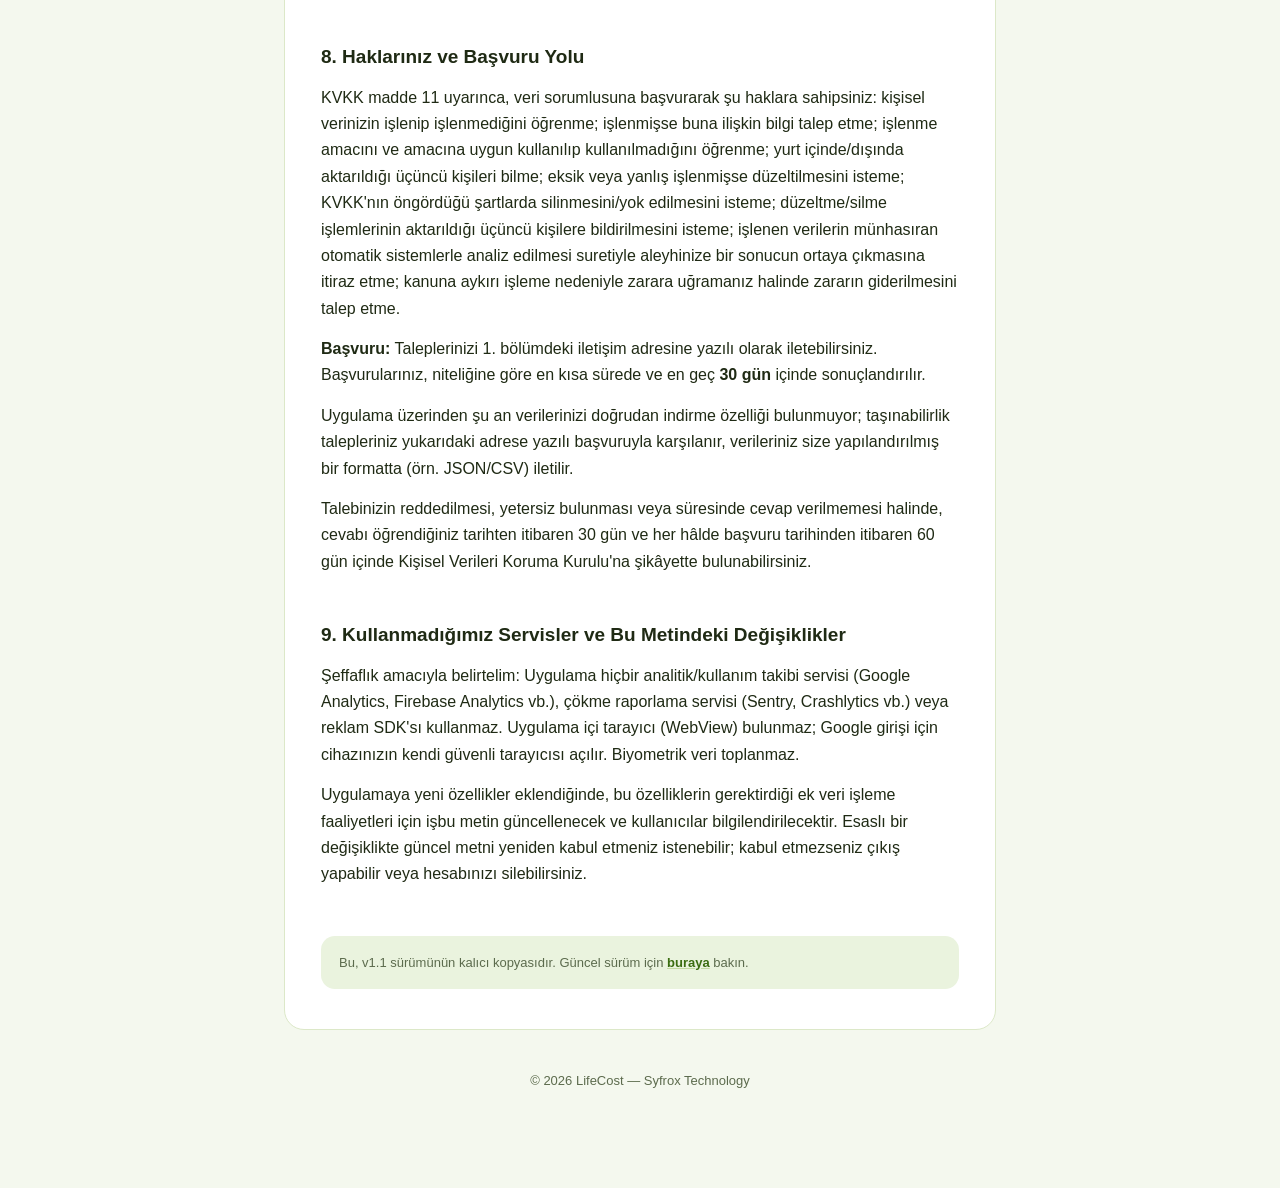
<file: privacy-policy/tr/v1.1.html>
<!doctype html>
<html lang="tr">
<head>
  <meta charset="utf-8" />
  <meta name="viewport" content="width=device-width, initial-scale=1" />
  <title>Aydınlatma Metni ve Gizlilik Politikası v1.1 (Arşiv) — LifeCost</title>
  <meta name="robots" content="noindex" />
  <link rel="stylesheet" href="../../assets/style.css" />
</head>
<body>
  <div class="page">
    <header class="site-header">
      <a class="brand" href="../../">
        <span class="brand-mark" aria-hidden="true"></span>
        LifeCost
      </a>
      <nav class="lang-switch">
        <a class="active" href="../tr/">TR</a>
        <a class="" href="../en/">EN</a>
      </nav>
    </header>

    <div class="notice-banner">
      LifeCost şu anda Türkiye'de sunulmamaktadır. Bu metin, Uygulama Türkiye'de
      yayınlandığında Türkiye'deki kullanıcılar için geçerli olacaktır. Türkiye
      dışındaki kullanıcılar için geçerli metin
      <a href="../en/">İngilizce Privacy Policy</a> sayfasıdır.
    </div>

    <div class="content-card">
      <h1>LifeCost Aydınlatma Metni ve Gizlilik Politikası</h1>
      <div class="meta">
        <span><strong>Versiyon:</strong> v1.1</span>
        <span><strong>Son güncelleme:</strong> 7 Ekim 2026</span>
      </div>
      <nav class="toc" aria-label="İçindekiler">
      <strong>İçindekiler</strong>
      <ul>
        <li><a href="#1-veri-sorumlusu">1. Veri Sorumlusu</a></li>
        <li><a href="#2-islenen-kisisel-veriler">2. İşlenen Kişisel Veriler</a></li>
        <li><a href="#3-isleme-amaclar-ve-hukuki-sebepler">3. İşleme Amaçları ve Hukuki Sebepler</a></li>
        <li><a href="#4-verilerin-aktarldg-taraflar-ve-yurt-dsna-aktarm">4. Verilerin Aktarıldığı Taraflar ve Yurt Dışına Aktarım</a></li>
        <li><a href="#5-verilerinizi-uygulama-icinde-kimler-gorebilir">5. Verilerinizi Uygulama İçinde Kimler Görebilir</a></li>
        <li><a href="#6-saklama-sureleri-hesap-silme-ve-kurtarma">6. Saklama Süreleri, Hesap Silme ve Kurtarma</a></li>
        <li><a href="#7-guvenlik-onlemleri">7. Güvenlik Önlemleri</a></li>
        <li><a href="#8-haklarnz-ve-basvuru-yolu">8. Haklarınız ve Başvuru Yolu</a></li>
        <li><a href="#9-kullanmadgmz-servisler-ve-bu-metindeki-degisiklikler">9. Kullanmadığımız Servisler ve Bu Metindeki Değişiklikler</a></li>
      </ul>
    </nav>
<p><strong>Kapsam:</strong> Bu metin, KVKK md. 10 kapsamındaki aydınlatma yükümlülüğü ile GDPR md. 13 kapsamındaki bilgilendirme yükümlülüğünü tek bir belgede karşılayacak şekilde kurgulanmıştır. İngilizce sürüm ayrı bir belgedir ("Privacy Policy"). Bu metin <strong>yalnızca Türkiye'deki kullanıcılar</strong> içindir; Uygulama'nın Türkiye dışındaki kullanıcıları İngilizce "Privacy Policy" ve ekleri kapsamındadır.</p>
<h2 id="1-veri-sorumlusu">1. Veri Sorumlusu</h2>
<p>LifeCost uygulaması ("Uygulama") kapsamında işlenen kişisel verilerinizin veri sorumlusu, Uygulama'yı bireysel olarak geliştiren ve işleten gerçek kişidir:</p>
<div class="table-wrap"><table>
<thead>
<tr>
<th>Bilgi</th>
<th>Değer</th>
</tr>
</thead>
<tbody>
<tr>
<td>Ad Soyad</td>
<td>Mustafa Kılıç</td>
</tr>
<tr>
<td>Adres</td>
<td>Erenköy Mah., Ethemefendi Cad. No: 65/A, 34738 Kadıköy / İstanbul</td>
</tr>
<tr>
<td>E-posta</td>
<td>lifecost.team@gmail.com</td>
</tr>
<tr>
<td>Uygulama</td>
<td>LifeCost (Google Play paket adı: app.lifecost.mobile)</td>
</tr>
</tbody>
</table></div>
<p>Uygulama Google Play'de <strong>"Syfrox Technology"</strong> adı altında listelenmektedir; bu bir ticari isimdir, ayrı bir tüzel kişiliği temsil etmez. Veri sorumlusu yukarıda belirtilen gerçek kişidir.</p>
<p>Bu metinde "biz" ve "LifeCost" ifadeleri veri sorumlusunu ifade eder. Kişisel verilerinizle ilgili tüm talep ve sorularınızı yukarıdaki e-posta adresine iletebilirsiniz. Başvuru usulü 8. bölümde açıklanmıştır.</p>
<p>LifeCost, <strong>18 yaş ve üzeri</strong> kullanıcılara yöneliktir. Kayıt sırasında "18 yaşından büyüğüm ve Gizlilik Politikası'nı okudum ve kabul ediyorum" onay kutusunu işaretlemeniz gerekir; bu beyana dayalı bir onaydır, doğum tarihiniz toplanmaz veya doğrulanmaz.</p>
<h2 id="2-islenen-kisisel-veriler">2. İşlenen Kişisel Veriler</h2>
<p>Yalnızca Uygulama'nın çalışması için gerekli verileri işliyoruz. Verilerin büyük kısmını doğrudan siz girersiniz. Bir kısmı ise Google girişi, Google Play veya cihazınız üzerinden otomatik olarak oluşur.</p>
<div class="table-wrap"><table>
<thead>
<tr>
<th>Kategori</th>
<th>İşlenen veriler</th>
<th>Kaynak</th>
</tr>
</thead>
<tbody>
<tr>
<td>Kimlik ve hesap</td>
<td>E-posta adresi, kendi belirlediğiniz görünen ad, otomatik üretilen takma ad ve kullanıcı kodu, ülke kodu, dil ve para birimi tercihi. Google ile girişte Google hesabınızın temel bilgileri: e-posta adresi, adınız, profil fotoğrafı bağlantınız ve Google hesap kimliğiniz. Bu bilgiler kimlik doğrulama altyapımızın (Supabase Auth) teknik kayıtlarında saklanır. Uygulama bunları okumaz, görüntülemez ve başka bir amaçla kullanmaz; görünen adınız her zaman sizin yazdığınız addır. Bu kayıtlar hesabınız silindiğinde silinir. Giriş akışının geçici kayıtları (Google erişim belirteci dahil olabilir) yaklaşık 1 saat 15 dakika içinde otomatik silinir.</td>
<td>Siz, Google</td>
</tr>
<tr>
<td>Finansal kayıtlar</td>
<td>Borç kayıtları (tutar, taksit, kategori, kurum adı, not), birikim hedefleri ve katkı geçmişi, onayladığınız harcama taraması sonuçları (tutar, para birimi, kategori)</td>
<td>Siz</td>
</tr>
<tr>
<td>Paylaşımlı oda verileri</td>
<td>Katıldığınız odalardaki ortak bütçe, masraf ve ödeme kayıtları, bütçe kullanım durumu</td>
<td>Siz ve oda üyeleri</td>
</tr>
<tr>
<td>Takvim ve hatırlatmalar</td>
<td>Oluşturduğunuz görev ve hatırlatma başlıkları ile notları</td>
<td>Siz</td>
</tr>
<tr>
<td>Abonelik</td>
<td>Abonelik durumu (Pro/ücretsiz), bitiş tarihi, Google Play satın alma token'ı (hash'lenmiş/işlenmiş halde)</td>
<td>Google Play</td>
</tr>
<tr>
<td>Destek</td>
<td>Destek talebinizin konusu, mesajı ve e-posta adresiniz</td>
<td>Siz</td>
</tr>
<tr>
<td>İşlem güvenliği</td>
<td>Hash'lenmiş IP adresi (kısa süreli, hız sınırlama için); kimlik doğrulama sağlayıcımızın tuttuğu oturum kaydı (IP adresi ve cihaz/tarayıcı bilgisi); şifreli oturum bilgisi (cihazınızda)</td>
<td>Cihazınız</td>
</tr>
<tr>
<td>Bildirim</td>
<td>Cihaz bildirim (push) token'ı; Android'de bildirim teslimi için kullanılan Google Firebase Cloud Messaging ayrıca uygulamaya bir kurulum tanımlayıcısı atar</td>
<td>Cihazınız</td>
</tr>
</tbody>
</table></div>
<p><strong>Fiş ve fiyat taraması (OCR):</strong> Tarama tamamen cihazınızda, Google ML Kit ile yapılır. Görüntü ve okunan metin hiçbir sunucuya gönderilmez ve saklanmaz. Sunucuya yalnızca sizin onayladığınız tutar, para birimi ve kategori kaydedilir.</p>
<p><strong>Finansal profil (isteğe bağlı):</strong> doldurmayı tercih ederseniz, aylık gelir aralığınızı, günlük/aylık çalışma saatinizi, en fazla 5 düzenli aylık gideri ve en fazla 5 ek gelir kalemini de saklarız. Bu bilgiler yalnızca uygulama içi harcama-bağlamı hesaplamaları için (örn. "bu ürün kaç saatlik çalışmanıza karşılık geliyor") kullanılır; hiçbiri zorunlu değildir, tamamen atlayabilirsiniz. Ülke veya para biriminizi değiştirdiğinizde bu alanların tamamı otomatik olarak sıfırlanır.</p>
<p><strong>İşlemediğimiz veriler:</strong> Kart numarası veya banka hesap bilgisi (ödeme tamamen Google Play üzerinden yapılır), biyometrik veri, konum verisi (Uygulama konum izni istemez) ve rehber. Bu verileri toplamıyor ve saklamıyoruz. Uygulama tablolarımızda yalnızca IP adresinizin anahtarlı hash'i tutulur, ham IP adresi tutulmaz; ancak kimlik doğrulama sağlayıcımız (Supabase Auth) her giriş oturumu için IP adresi ve cihaz/tarayıcı bilgisini içeren bir kayıt tutar; bu kayıt oturum var olduğu sürece saklanır ve hesabınız silindiğinde silinir. Her barındırma sağlayıcısında olduğu gibi Supabase bağlantı IP adreslerini standart teknik ve güvenlik günlüklerinde kendi saklama takvimiyle de işleyebilir.</p>
<p><strong>Özel nitelikli veri:</strong> Uygulama, KVKK md. 6 ve GDPR md. 9 kapsamındaki özel nitelikli verileri (sağlık, din, biyometri vb.) talep etmez. Serbest metin alanlarına (not, hatırlatma başlığı) bu tür bilgiler yazmamanızı rica ederiz.</p>
<h2 id="3-isleme-amaclar-ve-hukuki-sebepler">3. İşleme Amaçları ve Hukuki Sebepler</h2>
<p>Verilerinizin büyük kısmını, hesap oluşturduğunuzda ve bu Gizlilik Politikası'nı kabul ettiğinizde aramızda kurulan sözleşmeyi yerine getirmek için işliyoruz. Pazarlama, reklam veya profilleme amacıyla veri işlemiyoruz.</p>
<div class="table-wrap"><table>
<thead>
<tr>
<th>Amaç</th>
<th>İlgili veriler</th>
<th>KVKK md. 5</th>
<th>GDPR md. 6(1)</th>
</tr>
</thead>
<tbody>
<tr>
<td>Hesap oluşturma, giriş ve hesap yönetimi</td>
<td>Kimlik ve hesap verileri</td>
<td>(c) Sözleşmenin kurulması ve ifası</td>
<td>(b) Sözleşme</td>
</tr>
<tr>
<td>Borç, birikim, harcama ve hatırlatma kayıtlarınızı saklamak ve size göstermek</td>
<td>Finansal kayıtlar, takvim verileri</td>
<td>(c) Sözleşmenin ifası</td>
<td>(b) Sözleşme</td>
</tr>
<tr>
<td>Paylaşımlı odaların ve ortak hedeflerin çalışması</td>
<td>Oda verileri, görünen ad veya takma ad</td>
<td>(c) Sözleşmenin ifası</td>
<td>(b) Sözleşme</td>
</tr>
<tr>
<td>Pro aboneliğin doğrulanması ve durumunun güncellenmesi</td>
<td>Abonelik verileri</td>
<td>(c) Sözleşmenin ifası</td>
<td>(b) Sözleşme</td>
</tr>
<tr>
<td>Hatırlatma ve uygulama bildirimleri göndermek</td>
<td>Bildirim token'ı</td>
<td>(c) Sözleşmenin ifası</td>
<td>(b) Sözleşme</td>
</tr>
<tr>
<td>Destek taleplerinizi yanıtlamak</td>
<td>Destek verileri</td>
<td>(c) Sözleşmenin ifası</td>
<td>(b) Sözleşme</td>
</tr>
<tr>
<td>Kötüye kullanımı önlemek, hizmet güvenliğini sağlamak (örn. davet kodu deneme sınırlaması)</td>
<td>Hash'lenmiş IP, oturum bilgisi</td>
<td>(f) Meşru menfaat</td>
<td>(f) Meşru menfaat</td>
</tr>
<tr>
<td>Yasal yükümlülükleri yerine getirmek ve olası uyuşmazlıklarda hakları korumak</td>
<td>Gerekli olduğu ölçüde ilgili veriler</td>
<td>(ç) Hukuki yükümlülük, (e) Hakkın tesisi ve korunması</td>
<td>(c) Hukuki yükümlülük, (f) Meşru menfaat</td>
</tr>
</tbody>
</table></div>
<p><strong>Bildirim izni:</strong> Bildirimler için cihazınızın izni istenir. İzni istediğiniz zaman cihaz ayarlarından kapatabilirsiniz. Bu durumda Uygulama'nın diğer özellikleri çalışmaya devam eder.</p>
<p><strong>Otomatik karar verme:</strong> Hakkınızda yalnızca otomatik işlemeye dayalı, sizi hukuken veya benzer şekilde önemli ölçüde etkileyen bir karar verilmez (GDPR md. 22).</p>
<p><strong>Tarama geçmişi kaydı izni:</strong> Kayıt sırasında "Tarama geçmişimi kaydet" seçeneğini işaretlerseniz, geçmiş taramalarınızı Özet ve Takvim ekranlarında görebilmeniz için saklarız. Bu isteğe bağlıdır; işaretlemeseniz de hesap oluşturabilir ve Uygulama'yı kullanabilirsiniz. Onayınızı istediğiniz zaman profil ayarlarından geri çekebilirsiniz; geri çektiğinizde geçmiş taramalarınız silinmez; tutar, para birimi ve kategori kalır, tarih gün hassasiyetine indirilir ve kaydın sizinle kişisel bağı kaldırılır (anonimleştirilir). Anonimleşen kayıtlar artık sizinle ilişkilendirilemediği için hesabınız silindikten sonra da kalır.</p>
<p><strong>Verilerin sağlanması zorunlu mu?</strong> E-posta adresi ve görünen ad olmadan hesap oluşturulamaz. Finansal kayıtları ne kadar gireceğinize siz karar verirsiniz. Girmediğiniz veriler işlenmez.</p>
<h2 id="4-verilerin-aktarldg-taraflar-ve-yurt-dsna-aktarm">4. Verilerin Aktarıldığı Taraflar ve Yurt Dışına Aktarım</h2>
<p>Uygulama verileriniz AB'de, İrlanda'daki sunucularda saklanır. Verilerinizi satmıyor ve reklam amacıyla kimseyle paylaşmıyoruz. Yalnızca aşağıdaki hizmet sağlayıcılarla, hizmetin çalışması için gerekli olan veriyi paylaşıyoruz.</p>
<div class="table-wrap"><table>
<thead>
<tr>
<th>Alıcı</th>
<th>Rolü</th>
<th>Paylaşılan veri</th>
<th>Amacı</th>
<th>Konum</th>
</tr>
</thead>
<tbody>
<tr>
<td>Supabase</td>
<td>Veri işleyen (bizim adımıza)</td>
<td>2. bölümdeki tüm uygulama verileri</td>
<td>Veritabanı, kimlik doğrulama, sunucu işlemleri</td>
<td>AB — İrlanda (Supabase Inc. ABD merkezli)</td>
</tr>
<tr>
<td>Expo</td>
<td>Veri işleyen</td>
<td>Cihaz bildirim token'ı; yalnızca "ortak hedef silindi" bildirimi sunucudan gönderilir ve içeriği jeneriktir, kişisel veya finansal veri içermez — diğer tüm bildirimler cihazınızda yerel olarak üretilir, ağa gönderilmez</td>
<td>Bildirim gönderimi</td>
<td>ABD</td>
</tr>
<tr>
<td>Google Firebase Cloud Messaging (FCM)</td>
<td>Veri işleyen</td>
<td>Cihaz bildirim token'ı, jenerik bildirim metni, FCM kurulum tanımlayıcısı</td>
<td>Android cihazlara bildirim teslimi (Expo üzerinden)</td>
<td>ABD ve diğer ülkeler</td>
</tr>
<tr>
<td>Brevo</td>
<td>Veri işleyen</td>
<td>Destek talebi içeriği, e-posta adresiniz</td>
<td>Destek taleplerini bize e-posta ile iletmek</td>
<td>AB (Fransa/Almanya/Belçika)</td>
</tr>
<tr>
<td>Google (Google ile Giriş)</td>
<td>Bağımsız veri sorumlusu</td>
<td>Giriş sırasında Google hesabınız</td>
<td>Kimlik doğrulama</td>
<td>ABD ve diğer ülkeler</td>
</tr>
<tr>
<td>Google Play</td>
<td>Bağımsız veri sorumlusu</td>
<td>Satın alma ve abonelik bilgileri</td>
<td>Ödeme ve abonelik yönetimi</td>
<td>ABD ve diğer ülkeler</td>
</tr>
<tr>
<td>Google Cloud Pub/Sub</td>
<td>Veri işleyen</td>
<td>Abonelik durum bildirimleri (satın alma token'ı içerir)</td>
<td>Abonelik durumunun otomatik güncellenmesi</td>
<td>Sabit bir bölgeye kısıtlı değil; mesajlar kalıcı olarak saklanmıyor (retention kapalı).</td>
</tr>
</tbody>
</table></div>
<p>Google ile Giriş ve Google Play kullanımınız, Google'ın kendi gizlilik politikasına tabidir. Döviz kuru bilgisi kendi sunucumuz (Supabase Edge Function) üzerinden alınır; bu sırada üçüncü taraf servise (Frankfurter) hiçbir kişisel veri veya IP adresiniz iletilmez. Destek e-postalarınız, Brevo üzerinden bize ait bir Gmail gelen kutusuna da ulaşır; bu kutu Google'ın kendi hizmet şartlarına tabidir.</p>
<p><strong>Yetkili kurumlar:</strong> Yasal olarak zorunlu olduğu hallerde, yetkili kamu kurum ve kuruluşları ile mahkemelerin talebi üzerine ve talep edilen ölçüde veri paylaşılabilir.</p>
<p><strong>Yurt dışına aktarım:</strong> Veri sorumlusu Türkiye'de bulunduğu için, verilerinizin İrlanda'daki sunuculara ve ABD merkezli hizmet sağlayıcılara gönderilmesi yurt dışına aktarım sayılır. Bu aktarımlar ilgili sağlayıcının veri işleme sözleşmesi (DPA) çerçevesinde yapılır. Uygulama Türkiye'de sunulmaya başlamadan önce bu aktarımlar KVKK md. 9 kapsamındaki yöntemlerden biriyle güvence altına alınacak ve bu metin güncellenecektir.</p>
<h2 id="5-verilerinizi-uygulama-icinde-kimler-gorebilir">5. Verilerinizi Uygulama İçinde Kimler Görebilir</h2>
<p><strong>Paylaşımlı odalar ve ortak hedefler:</strong> Katıldığınız bir oda veya ortak hedefteki diğer üyeler yalnızca görünen adınızı veya takma adınızı (hangisini kullandığınıza bağlı olarak) görebilir. E-posta adresiniz, aboneliğiniz, ülke kodunuz gibi diğer profil bilgileriniz üyelere gösterilmez. Ayarlar ekranından istediğiniz zaman açıp kapatabildiğiniz "anonim mod" açıkken, kayıt sırasında girdiğiniz ad yerine takma adınız gösterilir; anonim modun açık olduğu bilgisi de özelliğin çalışması için diğer üyelere görünür.</p>
<p>Bir ortak hedefe yaptığınız katkının <strong>tutarı</strong>, o hedefteki diğer üyelere görünür (kimin ne kadar katkıda bulunduğu şeffaf tutulur). Kişisel borç, birikim hedefi ve takvim kayıtlarınız ise tamamen size özeldir; oda veya hedef üyeliğiniz olsa bile başka hiçbir kullanıcı bunlara erişemez.</p>
<p><strong>Kullanıcı kodu:</strong> Profilinizde görünen kullanıcı kodu şu an uygulama içinde bir arama veya ekleme özelliği için kullanılmıyor; ileride planlanan bir "arkadaş ekleme" özelliği için ayrılmıştır.</p>
<p><strong>Davet bağlantıları:</strong> Oda ve hedef davet kodları, kabul etmeden önce yalnızca oda/hedef adı, para birimi ve durumu gibi sınırlı bilgi gösterir; oluşturan kişinin kimliğini veya üye listesini açığa çıkarmaz.</p>
<h2 id="6-saklama-sureleri-hesap-silme-ve-kurtarma">6. Saklama Süreleri, Hesap Silme ve Kurtarma</h2>
<p><strong>Hesap silme:</strong> Hesabınızı silme talebinde bulunduğunuzda hesabınız "silinecek" olarak işaretlenir. <strong>14 gün içinde</strong> tekrar giriş yaparsanız bu işlem otomatik olarak iptal edilir ve hesabınız aynen geri gelir; ayrıca bir işlem yapmanız gerekmez.</p>
<p>14 gün sonunda hesabınız, kimlik doğrulama kaydınız dahil, <strong>kalıcı olarak silinir</strong>. Profil, borç, hedef ve takvim kayıtlarınız tamamen kaldırılır. Bir oda veya ortak hedefte başka üyelerle paylaştığınız kayıtlar (örn. bir katkı tutarı) silinmek yerine <strong>anonimleştirilir</strong>; böylece diğer üyelerin geçmişi bozulmaz ama kayıtla aranızdaki kişisel bağ kalkar.</p>
<p><strong>İlk girişte kabul etmezseniz:</strong> Google ile ilk kez giriş yapıp onay ekranında Gizlilik Politikası'nı veya yaş onayını kabul etmezseniz, az önce oluşturulan hesap ve hesaba bağlı tüm bilgiler (Google'dan gelen ad, e-posta adresi ve profil fotoğrafı bağlantısı dahil) 14 günlük kurtarma süresi olmaksızın derhal ve kalıcı olarak silinir. Derhal silinemediği nadir durumlarda yukarıdaki 14 günlük süreç uygulanır.</p>
<p>⚠️ <strong>Önemli:</strong> Hesabınızı silmeniz Google Play aboneliğinizi <strong>iptal etmez</strong>. Aboneliğinizi Google Play üzerinden ayrıca iptal etmeniz gerekir.</p>
<p>⚠️ <strong>Oda veya hedef oluşturucusu iseniz:</strong> Bir oda veya ortak hedefi siz oluşturduysanız, hesabınızı silmeniz o oda/hedefteki <strong>tüm üyelerin</strong> kayıtlarının da silinmesine yol açar. Hesabınızı silmeden önce uygulama içinde bu konuda ayrıca uyarılırsınız.</p>
<p><strong>Diğer saklama süreleri:</strong> Kötüye kullanımı önlemek için tutulan hız sınırlama kayıtları (hash'lenmiş IP) otomatik olarak, pratikte yaklaşık 1 saat içinde silinir. Uygulama içi oda bildirimleri 90 gün sonra (oda veya hesap daha önce silinirse o zaman) otomatik olarak silinir. Hesap silme talebinde bulunduğunuzda cihaz bildirim token'ınız hemen kaldırılır. Destek talepleri veritabanımızda en fazla <strong>1 yıl</strong> saklanır. Destek talebiniz aynı zamanda e-posta yoluyla tarafımıza iletildiği için, bu e-postalar olağan e-posta kutusu saklama süremiz kapsamında bundan daha uzun süre saklanabilir.</p>
<p>Destek taleplerinizi e-posta yoluyla da bize ulaştıran Brevo, kendi işlem (transactional) e-posta günlüklerini bizim destek kaydı saklama süremizden bağımsız ve daha kısa bir süre için tutar: tüm göndericiler için 1 ay sonra otomatik olarak siler; e-posta önizlemelerini hiç saklamaz.</p>
<h2 id="7-guvenlik-onlemleri">7. Güvenlik Önlemleri</h2>
<p>Verilerinizin güvenliği için alınan başlıca teknik ve idari önlemler:</p>
<ul>
<li><strong>Satır bazlı erişim kontrolü (RLS):</strong> Her kullanıcı, veritabanı seviyesinde zorunlu kılınan kurallarla yalnızca kendi verisine veya dahil olduğu paylaşımlı kaynaklara erişebilir.</li>
<li><strong>Şifreli oturum saklama:</strong> Cihazınızdaki oturum bilgileri Android Keystore ile şifreli tutulur; hiçbir finansal veri cihazda şifresiz saklanmaz.</li>
<li><strong>Hash'lenmiş teknik veri:</strong> Hız sınırlama amacıyla tutulan IP adresleri, gizli bir anahtarla (HMAC) hash'lenir; uygulama tablolarımızda ham IP adresi saklanmaz (oturum kaydı hariç, bkz. 2. bölüm).</li>
<li><strong>Sunucu taraflı doğrulama:</strong> Girdiler enjeksiyon saldırılarına karşı test edilir.</li>
<li><strong>Ödeme güvenliği:</strong> Abonelik doğrulama akışı, yarış durumu ve tekrar-oynatma saldırılarına karşı sertleştirilmiştir.</li>
<li><strong>Ekran koruması:</strong> Finansal profil ve kullanıcı profili ekranlarında ekran görüntüsü alma ve ekran yansıtma Android'de engellenir (gerçek cihazda doğrulandı).</li>
<li><strong>Düzenli güvenlik denetimi:</strong> Uygulama, dokümante edilmiş bir güvenlik denetim sürecinden geçer.</li>
</ul>
<h2 id="8-haklarnz-ve-basvuru-yolu">8. Haklarınız ve Başvuru Yolu</h2>
<p>KVKK madde 11 uyarınca, veri sorumlusuna başvurarak şu haklara sahipsiniz: kişisel verinizin işlenip işlenmediğini öğrenme; işlenmişse buna ilişkin bilgi talep etme; işlenme amacını ve amacına uygun kullanılıp kullanılmadığını öğrenme; yurt içinde/dışında aktarıldığı üçüncü kişileri bilme; eksik veya yanlış işlenmişse düzeltilmesini isteme; KVKK'nın öngördüğü şartlarda silinmesini/yok edilmesini isteme; düzeltme/silme işlemlerinin aktarıldığı üçüncü kişilere bildirilmesini isteme; işlenen verilerin münhasıran otomatik sistemlerle analiz edilmesi suretiyle aleyhinize bir sonucun ortaya çıkmasına itiraz etme; kanuna aykırı işleme nedeniyle zarara uğramanız halinde zararın giderilmesini talep etme.</p>
<p><strong>Başvuru:</strong> Taleplerinizi 1. bölümdeki iletişim adresine yazılı olarak iletebilirsiniz. Başvurularınız, niteliğine göre en kısa sürede ve en geç <strong>30 gün</strong> içinde sonuçlandırılır.</p>
<p>Uygulama üzerinden şu an verilerinizi doğrudan indirme özelliği bulunmuyor; taşınabilirlik talepleriniz yukarıdaki adrese yazılı başvuruyla karşılanır, verileriniz size yapılandırılmış bir formatta (örn. JSON/CSV) iletilir.</p>
<p>Talebinizin reddedilmesi, yetersiz bulunması veya süresinde cevap verilmemesi halinde, cevabı öğrendiğiniz tarihten itibaren 30 gün ve her hâlde başvuru tarihinden itibaren 60 gün içinde Kişisel Verileri Koruma Kurulu'na şikâyette bulunabilirsiniz.</p>
<h2 id="9-kullanmadgmz-servisler-ve-bu-metindeki-degisiklikler">9. Kullanmadığımız Servisler ve Bu Metindeki Değişiklikler</h2>
<p>Şeffaflık amacıyla belirtelim: Uygulama hiçbir analitik/kullanım takibi servisi (Google Analytics, Firebase Analytics vb.), çökme raporlama servisi (Sentry, Crashlytics vb.) veya reklam SDK'sı kullanmaz. Uygulama içi tarayıcı (WebView) bulunmaz; Google girişi için cihazınızın kendi güvenli tarayıcısı açılır. Biyometrik veri toplanmaz.</p>
<p>Uygulamaya yeni özellikler eklendiğinde, bu özelliklerin gerektirdiği ek veri işleme faaliyetleri için işbu metin güncellenecek ve kullanıcılar bilgilendirilecektir. Esaslı bir değişiklikte güncel metni yeniden kabul etmeniz istenebilir; kabul etmezseniz çıkış yapabilir veya hesabınızı silebilirsiniz.</p>
      <div class="version-note">
        Bu, v1.1 sürümünün kalıcı kopyasıdır. Güncel sürüm için <a href="index.html">buraya</a> bakın.
      </div>
    </div>

    <footer class="site-footer">
      © <span id="year"></span> LifeCost — Syfrox Technology
    </footer>
  </div>
  <script>
    document.getElementById("year").textContent = new Date().getFullYear();
  </script>
</body>
</html>
</file>
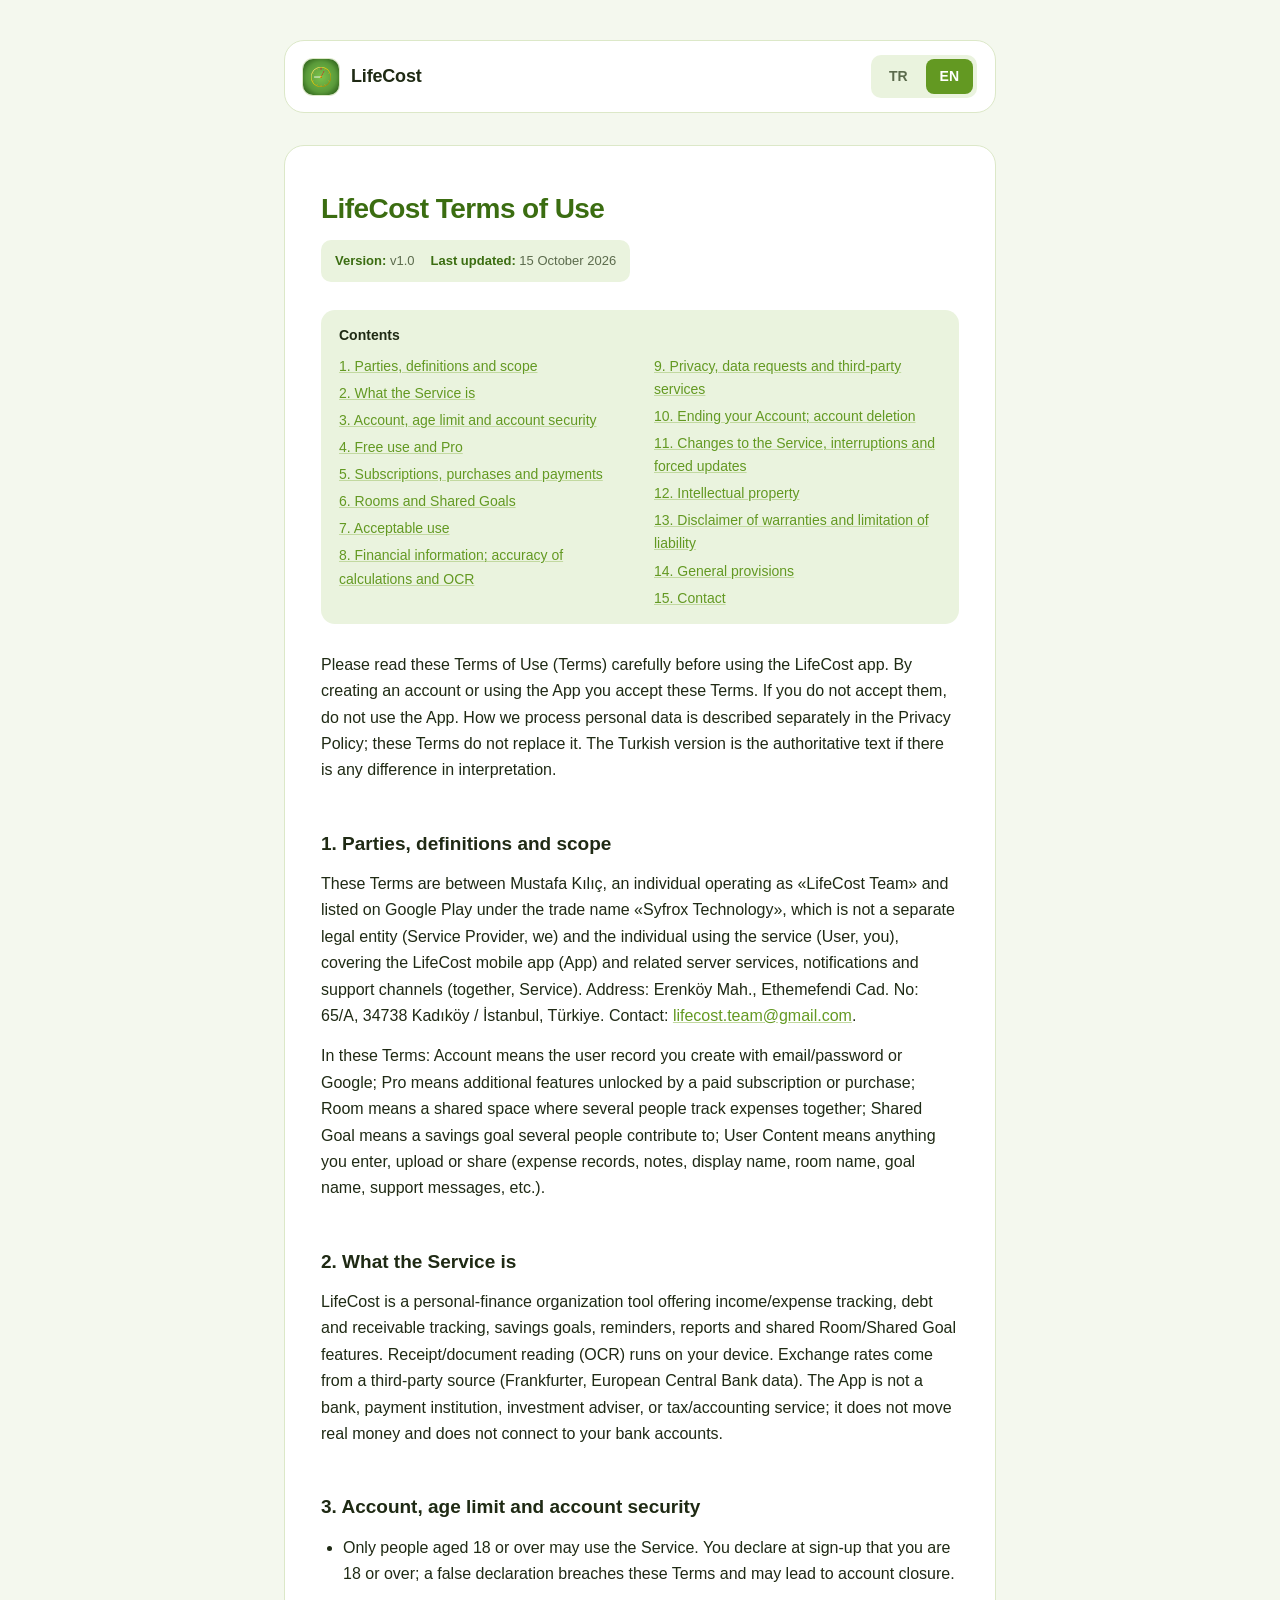
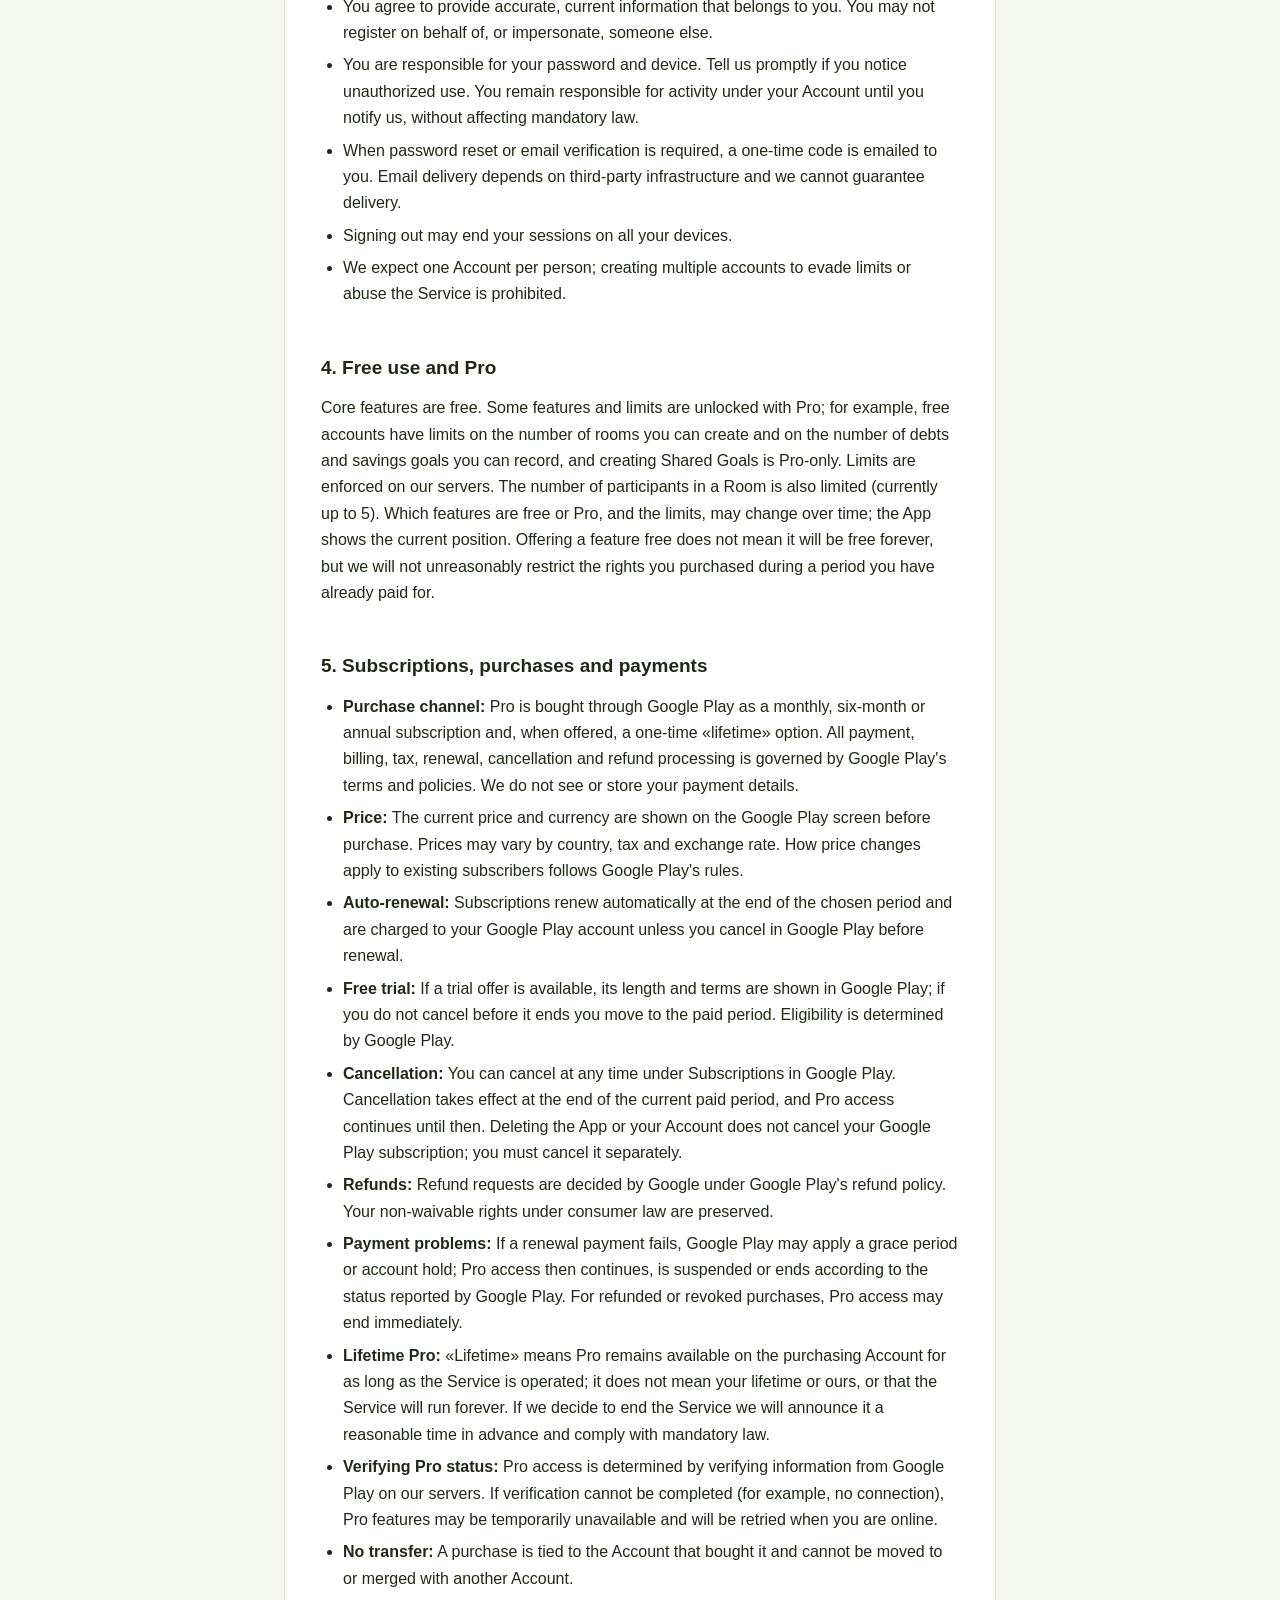
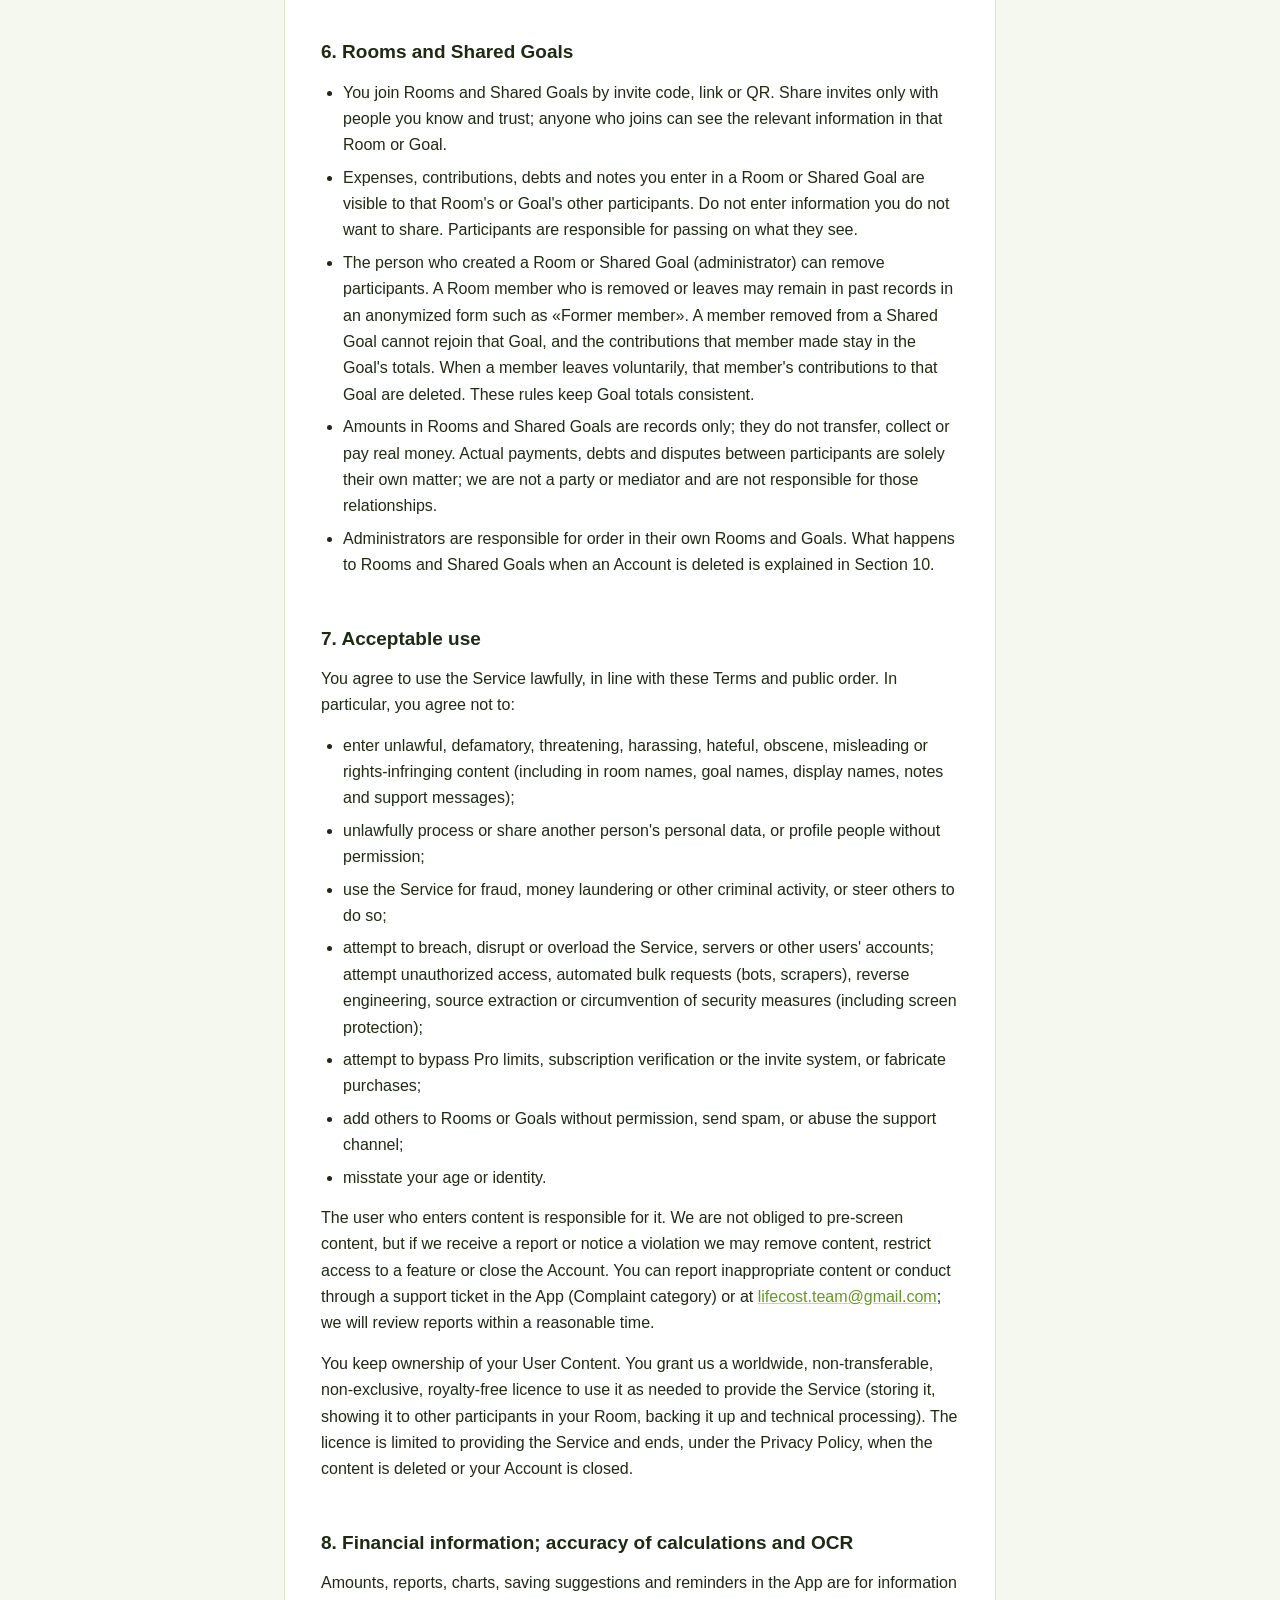
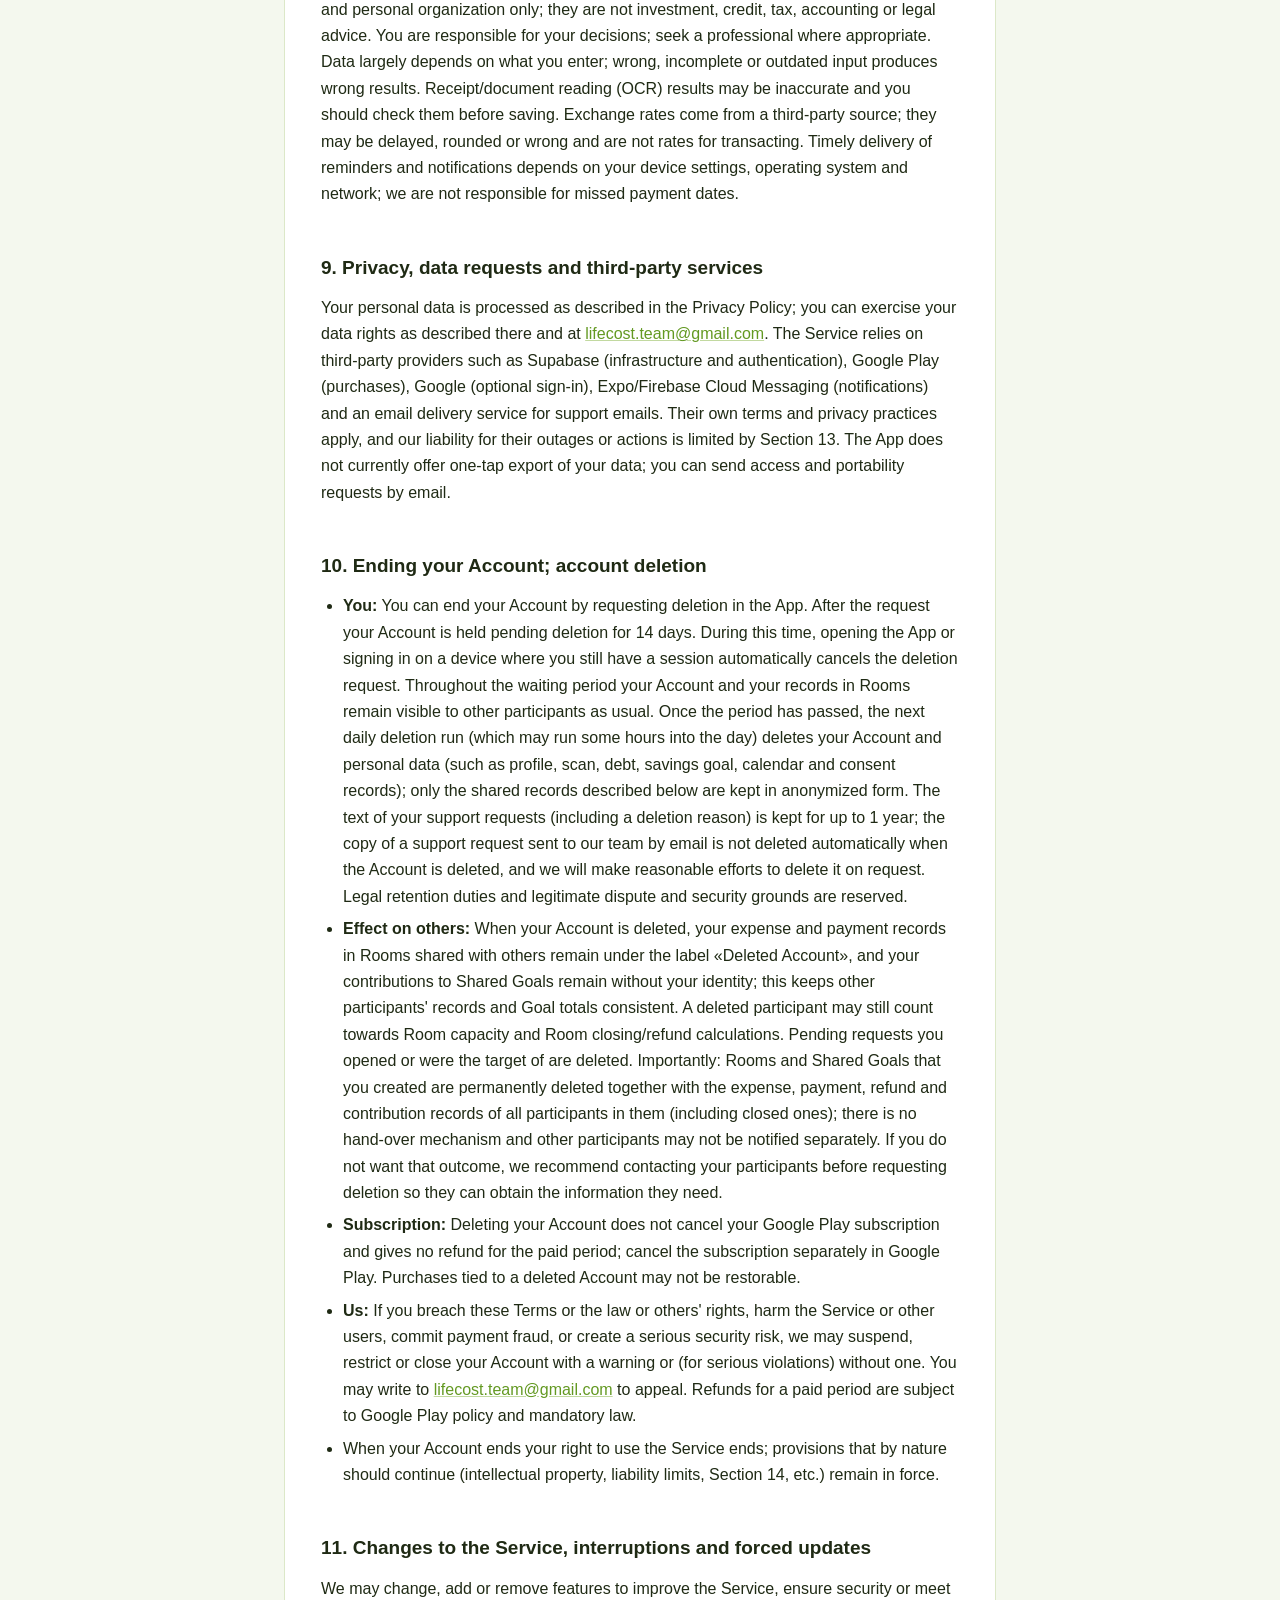
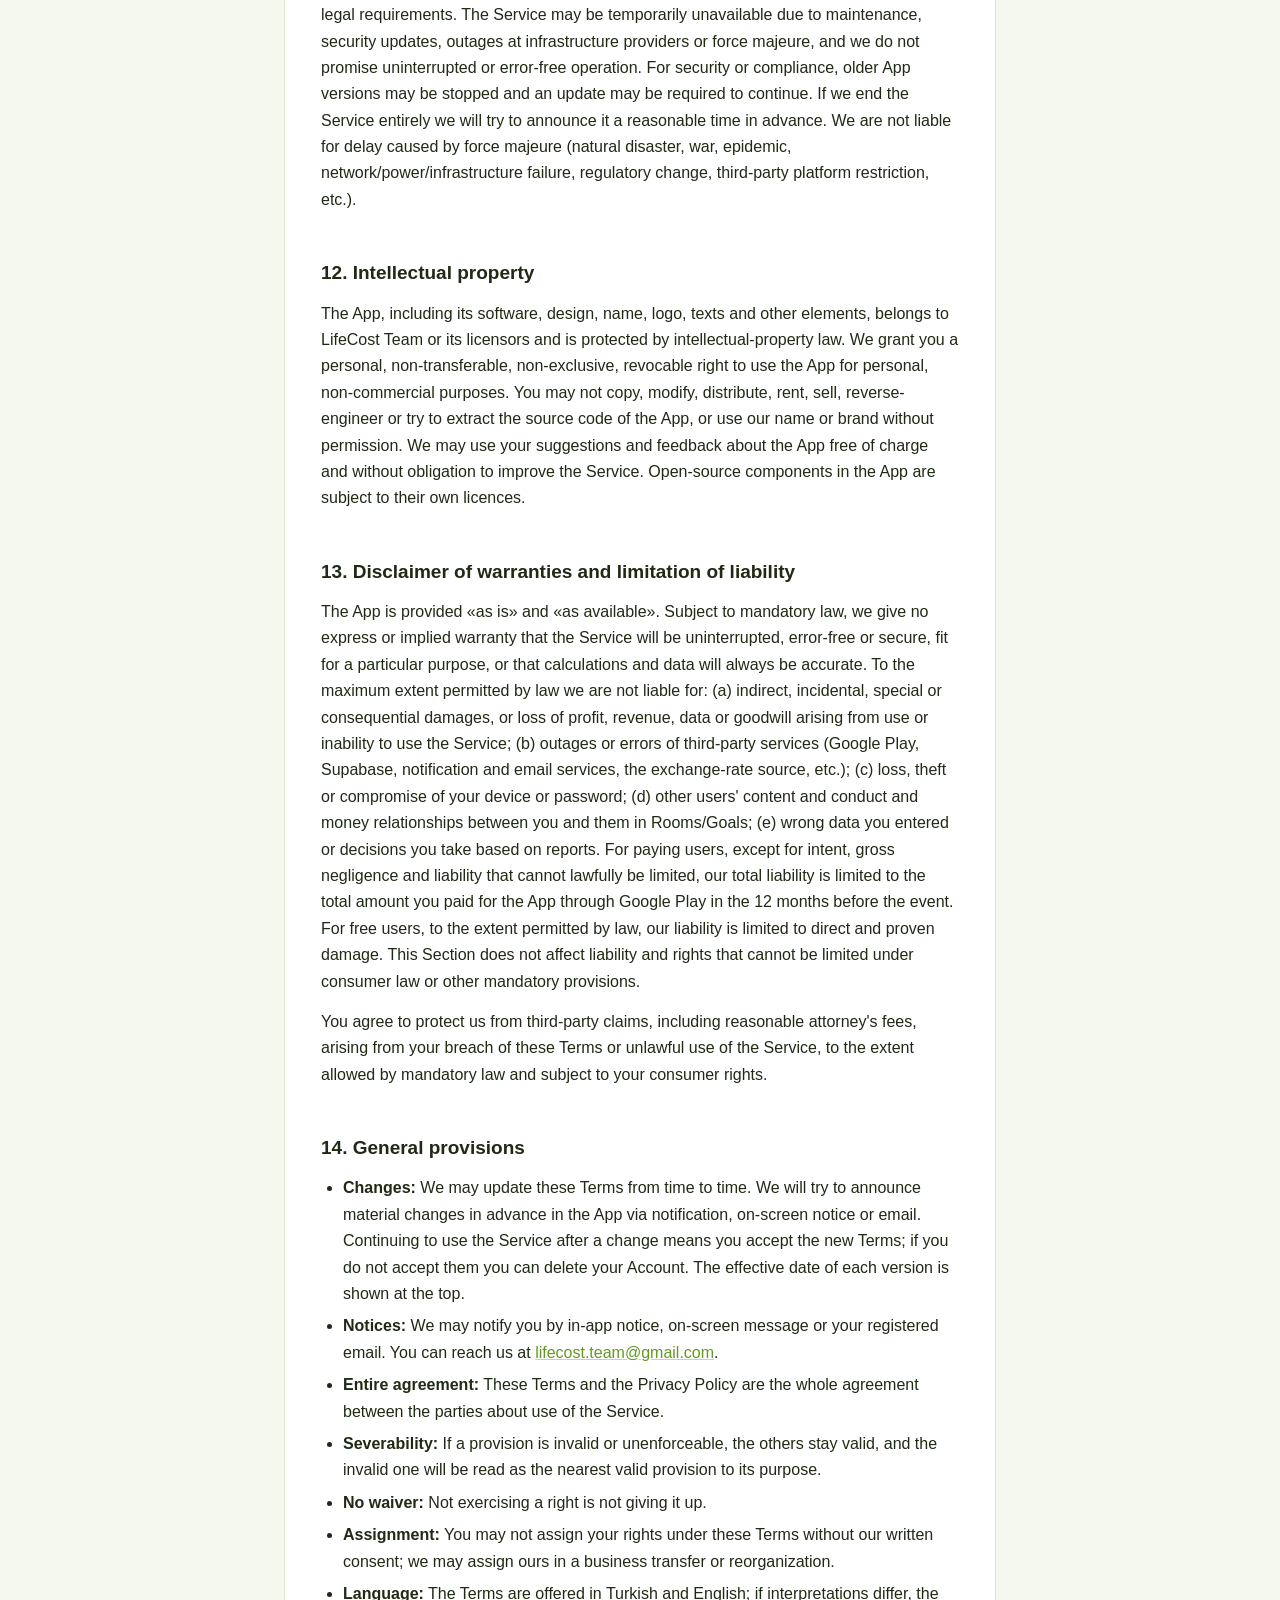
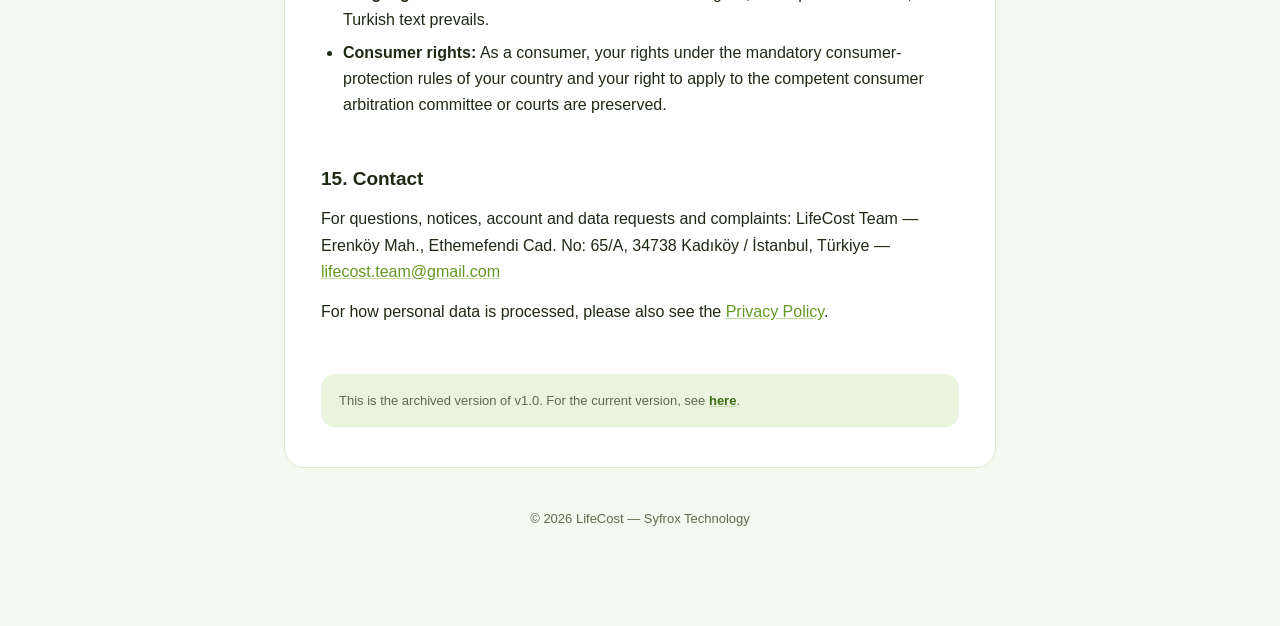
<file: terms-of-use/en/v1.0.html>
<!doctype html>
<html lang="en">
<head>
  <meta charset="utf-8" />
  <meta name="viewport" content="width=device-width, initial-scale=1" />
  <title>Terms of Use — LifeCost v1.0 (Archived)</title>
  <meta name="robots" content="noindex" />
  <link rel="stylesheet" href="../../assets/style.css" />
</head>
<body>
  <div class="page">
    <header class="site-header">
      <a class="brand" href="../../">
        <span class="brand-mark" aria-hidden="true"></span>
        LifeCost
      </a>
      <nav class="lang-switch">
        <a class="" href="../tr/">TR</a>
        <a class="active" href="../en/">EN</a>
      </nav>
    </header>

    <div class="content-card">
      <h1>LifeCost Terms of Use</h1>
      <div class="meta">
        <span><strong>Version:</strong> v1.0</span>
        <span><strong>Last updated:</strong> 15 October 2026</span>
      </div>
      <nav class="toc" aria-label="Contents">
        <strong>Contents</strong>
        <ul>
          <li><a href="#1-parties-definitions-and-scope">1. Parties, definitions and scope</a></li>
          <li><a href="#2-what-the-service-is">2. What the Service is</a></li>
          <li><a href="#3-account-age-limit-and-account-security">3. Account, age limit and account security</a></li>
          <li><a href="#4-free-use-and-pro">4. Free use and Pro</a></li>
          <li><a href="#5-subscriptions-purchases-and-payments">5. Subscriptions, purchases and payments</a></li>
          <li><a href="#6-rooms-and-shared-goals">6. Rooms and Shared Goals</a></li>
          <li><a href="#7-acceptable-use">7. Acceptable use</a></li>
          <li><a href="#8-financial-information-accuracy-of-calculations-and-ocr">8. Financial information; accuracy of calculations and OCR</a></li>
          <li><a href="#9-privacy-data-requests-and-third-party-services">9. Privacy, data requests and third-party services</a></li>
          <li><a href="#10-ending-your-account-account-deletion">10. Ending your Account; account deletion</a></li>
          <li><a href="#11-changes-to-the-service-interruptions-and-forced-updates">11. Changes to the Service, interruptions and forced updates</a></li>
          <li><a href="#12-intellectual-property">12. Intellectual property</a></li>
          <li><a href="#13-disclaimer-of-warranties-and-limitation-of-liability">13. Disclaimer of warranties and limitation of liability</a></li>
          <li><a href="#14-general-provisions">14. General provisions</a></li>
          <li><a href="#15-contact">15. Contact</a></li>
        </ul>
      </nav>
      <p>Please read these Terms of Use (Terms) carefully before using the LifeCost app. By creating an account or using the App you accept these Terms. If you do not accept them, do not use the App. How we process personal data is described separately in the Privacy Policy; these Terms do not replace it. The Turkish version is the authoritative text if there is any difference in interpretation.</p>
      <h2 id="1-parties-definitions-and-scope">1. Parties, definitions and scope</h2>
      <p>These Terms are between Mustafa Kılıç, an individual operating as «LifeCost Team» and listed on Google Play under the trade name «Syfrox Technology», which is not a separate legal entity (Service Provider, we) and the individual using the service (User, you), covering the LifeCost mobile app (App) and related server services, notifications and support channels (together, Service). Address: Erenköy Mah., Ethemefendi Cad. No: 65/A, 34738 Kadıköy / İstanbul, Türkiye. Contact: <a href="mailto:lifecost.team@gmail.com">lifecost.team@gmail.com</a>.</p>
      <p>In these Terms: Account means the user record you create with email/password or Google; Pro means additional features unlocked by a paid subscription or purchase; Room means a shared space where several people track expenses together; Shared Goal means a savings goal several people contribute to; User Content means anything you enter, upload or share (expense records, notes, display name, room name, goal name, support messages, etc.).</p>
      <h2 id="2-what-the-service-is">2. What the Service is</h2>
      <p>LifeCost is a personal-finance organization tool offering income/expense tracking, debt and receivable tracking, savings goals, reminders, reports and shared Room/Shared Goal features. Receipt/document reading (OCR) runs on your device. Exchange rates come from a third-party source (Frankfurter, European Central Bank data). The App is not a bank, payment institution, investment adviser, or tax/accounting service; it does not move real money and does not connect to your bank accounts.</p>
      <h2 id="3-account-age-limit-and-account-security">3. Account, age limit and account security</h2>
      <ul>
      <li>Only people aged 18 or over may use the Service. You declare at sign-up that you are 18 or over; a false declaration breaches these Terms and may lead to account closure.</li>
      <li>You agree to provide accurate, current information that belongs to you. You may not register on behalf of, or impersonate, someone else.</li>
      <li>You are responsible for your password and device. Tell us promptly if you notice unauthorized use. You remain responsible for activity under your Account until you notify us, without affecting mandatory law.</li>
      <li>When password reset or email verification is required, a one-time code is emailed to you. Email delivery depends on third-party infrastructure and we cannot guarantee delivery.</li>
      <li>Signing out may end your sessions on all your devices.</li>
      <li>We expect one Account per person; creating multiple accounts to evade limits or abuse the Service is prohibited.</li>
      </ul>
      <h2 id="4-free-use-and-pro">4. Free use and Pro</h2>
      <p>Core features are free. Some features and limits are unlocked with Pro; for example, free accounts have limits on the number of rooms you can create and on the number of debts and savings goals you can record, and creating Shared Goals is Pro-only. Limits are enforced on our servers. The number of participants in a Room is also limited (currently up to 5). Which features are free or Pro, and the limits, may change over time; the App shows the current position. Offering a feature free does not mean it will be free forever, but we will not unreasonably restrict the rights you purchased during a period you have already paid for.</p>
      <h2 id="5-subscriptions-purchases-and-payments">5. Subscriptions, purchases and payments</h2>
      <ul>
      <li><strong>Purchase channel:</strong> Pro is bought through Google Play as a monthly, six-month or annual subscription and, when offered, a one-time «lifetime» option. All payment, billing, tax, renewal, cancellation and refund processing is governed by Google Play's terms and policies. We do not see or store your payment details.</li>
      <li><strong>Price:</strong> The current price and currency are shown on the Google Play screen before purchase. Prices may vary by country, tax and exchange rate. How price changes apply to existing subscribers follows Google Play's rules.</li>
      <li><strong>Auto-renewal:</strong> Subscriptions renew automatically at the end of the chosen period and are charged to your Google Play account unless you cancel in Google Play before renewal.</li>
      <li><strong>Free trial:</strong> If a trial offer is available, its length and terms are shown in Google Play; if you do not cancel before it ends you move to the paid period. Eligibility is determined by Google Play.</li>
      <li><strong>Cancellation:</strong> You can cancel at any time under Subscriptions in Google Play. Cancellation takes effect at the end of the current paid period, and Pro access continues until then. Deleting the App or your Account does not cancel your Google Play subscription; you must cancel it separately.</li>
      <li><strong>Refunds:</strong> Refund requests are decided by Google under Google Play's refund policy. Your non-waivable rights under consumer law are preserved.</li>
      <li><strong>Payment problems:</strong> If a renewal payment fails, Google Play may apply a grace period or account hold; Pro access then continues, is suspended or ends according to the status reported by Google Play. For refunded or revoked purchases, Pro access may end immediately.</li>
      <li><strong>Lifetime Pro:</strong> «Lifetime» means Pro remains available on the purchasing Account for as long as the Service is operated; it does not mean your lifetime or ours, or that the Service will run forever. If we decide to end the Service we will announce it a reasonable time in advance and comply with mandatory law.</li>
      <li><strong>Verifying Pro status:</strong> Pro access is determined by verifying information from Google Play on our servers. If verification cannot be completed (for example, no connection), Pro features may be temporarily unavailable and will be retried when you are online.</li>
      <li><strong>No transfer:</strong> A purchase is tied to the Account that bought it and cannot be moved to or merged with another Account.</li>
      </ul>
      <h2 id="6-rooms-and-shared-goals">6. Rooms and Shared Goals</h2>
      <ul>
      <li>You join Rooms and Shared Goals by invite code, link or QR. Share invites only with people you know and trust; anyone who joins can see the relevant information in that Room or Goal.</li>
      <li>Expenses, contributions, debts and notes you enter in a Room or Shared Goal are visible to that Room's or Goal's other participants. Do not enter information you do not want to share. Participants are responsible for passing on what they see.</li>
      <li>The person who created a Room or Shared Goal (administrator) can remove participants. A Room member who is removed or leaves may remain in past records in an anonymized form such as «Former member». A member removed from a Shared Goal cannot rejoin that Goal, and the contributions that member made stay in the Goal's totals. When a member leaves voluntarily, that member's contributions to that Goal are deleted. These rules keep Goal totals consistent.</li>
      <li>Amounts in Rooms and Shared Goals are records only; they do not transfer, collect or pay real money. Actual payments, debts and disputes between participants are solely their own matter; we are not a party or mediator and are not responsible for those relationships.</li>
      <li>Administrators are responsible for order in their own Rooms and Goals. What happens to Rooms and Shared Goals when an Account is deleted is explained in Section 10.</li>
      </ul>
      <h2 id="7-acceptable-use">7. Acceptable use</h2>
      <p>You agree to use the Service lawfully, in line with these Terms and public order. In particular, you agree not to:</p>
      <ul>
      <li>enter unlawful, defamatory, threatening, harassing, hateful, obscene, misleading or rights-infringing content (including in room names, goal names, display names, notes and support messages);</li>
      <li>unlawfully process or share another person's personal data, or profile people without permission;</li>
      <li>use the Service for fraud, money laundering or other criminal activity, or steer others to do so;</li>
      <li>attempt to breach, disrupt or overload the Service, servers or other users' accounts; attempt unauthorized access, automated bulk requests (bots, scrapers), reverse engineering, source extraction or circumvention of security measures (including screen protection);</li>
      <li>attempt to bypass Pro limits, subscription verification or the invite system, or fabricate purchases;</li>
      <li>add others to Rooms or Goals without permission, send spam, or abuse the support channel;</li>
      <li>misstate your age or identity.</li>
      </ul>
      <p>The user who enters content is responsible for it. We are not obliged to pre-screen content, but if we receive a report or notice a violation we may remove content, restrict access to a feature or close the Account. You can report inappropriate content or conduct through a support ticket in the App (Complaint category) or at <a href="mailto:lifecost.team@gmail.com">lifecost.team@gmail.com</a>; we will review reports within a reasonable time.</p>
      <p>You keep ownership of your User Content. You grant us a worldwide, non-transferable, non-exclusive, royalty-free licence to use it as needed to provide the Service (storing it, showing it to other participants in your Room, backing it up and technical processing). The licence is limited to providing the Service and ends, under the Privacy Policy, when the content is deleted or your Account is closed.</p>
      <h2 id="8-financial-information-accuracy-of-calculations-and-ocr">8. Financial information; accuracy of calculations and OCR</h2>
      <p>Amounts, reports, charts, saving suggestions and reminders in the App are for information and personal organization only; they are not investment, credit, tax, accounting or legal advice. You are responsible for your decisions; seek a professional where appropriate. Data largely depends on what you enter; wrong, incomplete or outdated input produces wrong results. Receipt/document reading (OCR) results may be inaccurate and you should check them before saving. Exchange rates come from a third-party source; they may be delayed, rounded or wrong and are not rates for transacting. Timely delivery of reminders and notifications depends on your device settings, operating system and network; we are not responsible for missed payment dates.</p>
      <h2 id="9-privacy-data-requests-and-third-party-services">9. Privacy, data requests and third-party services</h2>
      <p>Your personal data is processed as described in the Privacy Policy; you can exercise your data rights as described there and at <a href="mailto:lifecost.team@gmail.com">lifecost.team@gmail.com</a>. The Service relies on third-party providers such as Supabase (infrastructure and authentication), Google Play (purchases), Google (optional sign-in), Expo/Firebase Cloud Messaging (notifications) and an email delivery service for support emails. Their own terms and privacy practices apply, and our liability for their outages or actions is limited by Section 13. The App does not currently offer one-tap export of your data; you can send access and portability requests by email.</p>
      <h2 id="10-ending-your-account-account-deletion">10. Ending your Account; account deletion</h2>
      <ul>
      <li><strong>You:</strong> You can end your Account by requesting deletion in the App. After the request your Account is held pending deletion for 14 days. During this time, opening the App or signing in on a device where you still have a session automatically cancels the deletion request. Throughout the waiting period your Account and your records in Rooms remain visible to other participants as usual. Once the period has passed, the next daily deletion run (which may run some hours into the day) deletes your Account and personal data (such as profile, scan, debt, savings goal, calendar and consent records); only the shared records described below are kept in anonymized form. The text of your support requests (including a deletion reason) is kept for up to 1 year; the copy of a support request sent to our team by email is not deleted automatically when the Account is deleted, and we will make reasonable efforts to delete it on request. Legal retention duties and legitimate dispute and security grounds are reserved.</li>
      <li><strong>Effect on others:</strong> When your Account is deleted, your expense and payment records in Rooms shared with others remain under the label «Deleted Account», and your contributions to Shared Goals remain without your identity; this keeps other participants' records and Goal totals consistent. A deleted participant may still count towards Room capacity and Room closing/refund calculations. Pending requests you opened or were the target of are deleted. Importantly: Rooms and Shared Goals that you created are permanently deleted together with the expense, payment, refund and contribution records of all participants in them (including closed ones); there is no hand-over mechanism and other participants may not be notified separately. If you do not want that outcome, we recommend contacting your participants before requesting deletion so they can obtain the information they need.</li>
      <li><strong>Subscription:</strong> Deleting your Account does not cancel your Google Play subscription and gives no refund for the paid period; cancel the subscription separately in Google Play. Purchases tied to a deleted Account may not be restorable.</li>
      <li><strong>Us:</strong> If you breach these Terms or the law or others' rights, harm the Service or other users, commit payment fraud, or create a serious security risk, we may suspend, restrict or close your Account with a warning or (for serious violations) without one. You may write to <a href="mailto:lifecost.team@gmail.com">lifecost.team@gmail.com</a> to appeal. Refunds for a paid period are subject to Google Play policy and mandatory law.</li>
      <li>When your Account ends your right to use the Service ends; provisions that by nature should continue (intellectual property, liability limits, Section 14, etc.) remain in force.</li>
      </ul>
      <h2 id="11-changes-to-the-service-interruptions-and-forced-updates">11. Changes to the Service, interruptions and forced updates</h2>
      <p>We may change, add or remove features to improve the Service, ensure security or meet legal requirements. The Service may be temporarily unavailable due to maintenance, security updates, outages at infrastructure providers or force majeure, and we do not promise uninterrupted or error-free operation. For security or compliance, older App versions may be stopped and an update may be required to continue. If we end the Service entirely we will try to announce it a reasonable time in advance. We are not liable for delay caused by force majeure (natural disaster, war, epidemic, network/power/infrastructure failure, regulatory change, third-party platform restriction, etc.).</p>
      <h2 id="12-intellectual-property">12. Intellectual property</h2>
      <p>The App, including its software, design, name, logo, texts and other elements, belongs to LifeCost Team or its licensors and is protected by intellectual-property law. We grant you a personal, non-transferable, non-exclusive, revocable right to use the App for personal, non-commercial purposes. You may not copy, modify, distribute, rent, sell, reverse-engineer or try to extract the source code of the App, or use our name or brand without permission. We may use your suggestions and feedback about the App free of charge and without obligation to improve the Service. Open-source components in the App are subject to their own licences.</p>
      <h2 id="13-disclaimer-of-warranties-and-limitation-of-liability">13. Disclaimer of warranties and limitation of liability</h2>
      <p>The App is provided «as is» and «as available». Subject to mandatory law, we give no express or implied warranty that the Service will be uninterrupted, error-free or secure, fit for a particular purpose, or that calculations and data will always be accurate. To the maximum extent permitted by law we are not liable for: (a) indirect, incidental, special or consequential damages, or loss of profit, revenue, data or goodwill arising from use or inability to use the Service; (b) outages or errors of third-party services (Google Play, Supabase, notification and email services, the exchange-rate source, etc.); (c) loss, theft or compromise of your device or password; (d) other users' content and conduct and money relationships between you and them in Rooms/Goals; (e) wrong data you entered or decisions you take based on reports. For paying users, except for intent, gross negligence and liability that cannot lawfully be limited, our total liability is limited to the total amount you paid for the App through Google Play in the 12 months before the event. For free users, to the extent permitted by law, our liability is limited to direct and proven damage. This Section does not affect liability and rights that cannot be limited under consumer law or other mandatory provisions.</p>
      <p>You agree to protect us from third-party claims, including reasonable attorney's fees, arising from your breach of these Terms or unlawful use of the Service, to the extent allowed by mandatory law and subject to your consumer rights.</p>
      <h2 id="14-general-provisions">14. General provisions</h2>
      <ul>
      <li><strong>Changes:</strong> We may update these Terms from time to time. We will try to announce material changes in advance in the App via notification, on-screen notice or email. Continuing to use the Service after a change means you accept the new Terms; if you do not accept them you can delete your Account. The effective date of each version is shown at the top.</li>
      <li><strong>Notices:</strong> We may notify you by in-app notice, on-screen message or your registered email. You can reach us at <a href="mailto:lifecost.team@gmail.com">lifecost.team@gmail.com</a>.</li>
      <li><strong>Entire agreement:</strong> These Terms and the Privacy Policy are the whole agreement between the parties about use of the Service.</li>
      <li><strong>Severability:</strong> If a provision is invalid or unenforceable, the others stay valid, and the invalid one will be read as the nearest valid provision to its purpose.</li>
      <li><strong>No waiver:</strong> Not exercising a right is not giving it up.</li>
      <li><strong>Assignment:</strong> You may not assign your rights under these Terms without our written consent; we may assign ours in a business transfer or reorganization.</li>
      <li><strong>Language:</strong> The Terms are offered in Turkish and English; if interpretations differ, the Turkish text prevails.</li>
      <li><strong>Consumer rights:</strong> As a consumer, your rights under the mandatory consumer-protection rules of your country and your right to apply to the competent consumer arbitration committee or courts are preserved.</li>
      </ul>
      <h2 id="15-contact">15. Contact</h2>
      <p>For questions, notices, account and data requests and complaints: LifeCost Team — Erenköy Mah., Ethemefendi Cad. No: 65/A, 34738 Kadıköy / İstanbul, Türkiye — <a href="mailto:lifecost.team@gmail.com">lifecost.team@gmail.com</a></p>
      <p>For how personal data is processed, please also see the <a href="../../privacy-policy/en/">Privacy Policy</a>.</p>
      <div class="version-note">
        This is the archived version of v1.0. For the current version, see <a href="index.html">here</a>.
      </div>
    </div>

    <footer class="site-footer">
      © <span id="year"></span> LifeCost — Syfrox Technology
    </footer>
  </div>
  <script>
    document.getElementById("year").textContent = new Date().getFullYear();
  </script>
</body>
</html>
</file>
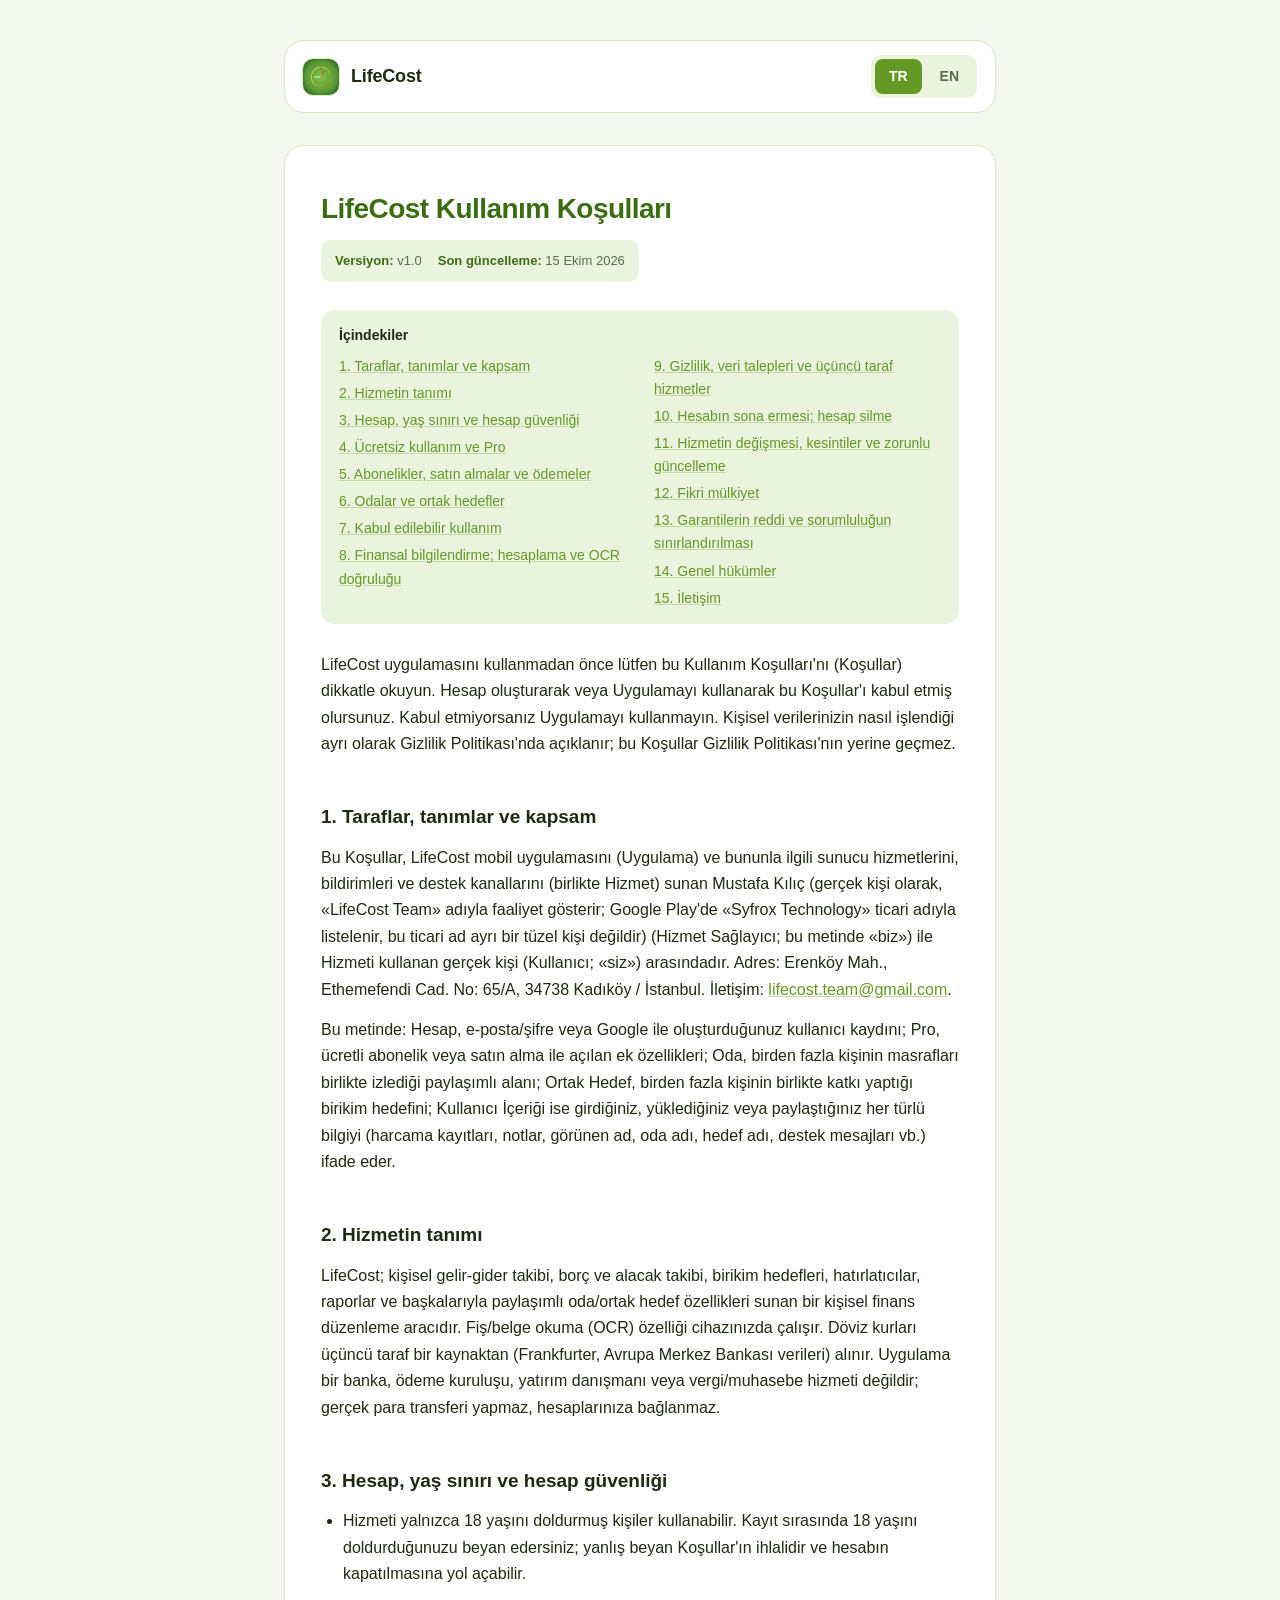
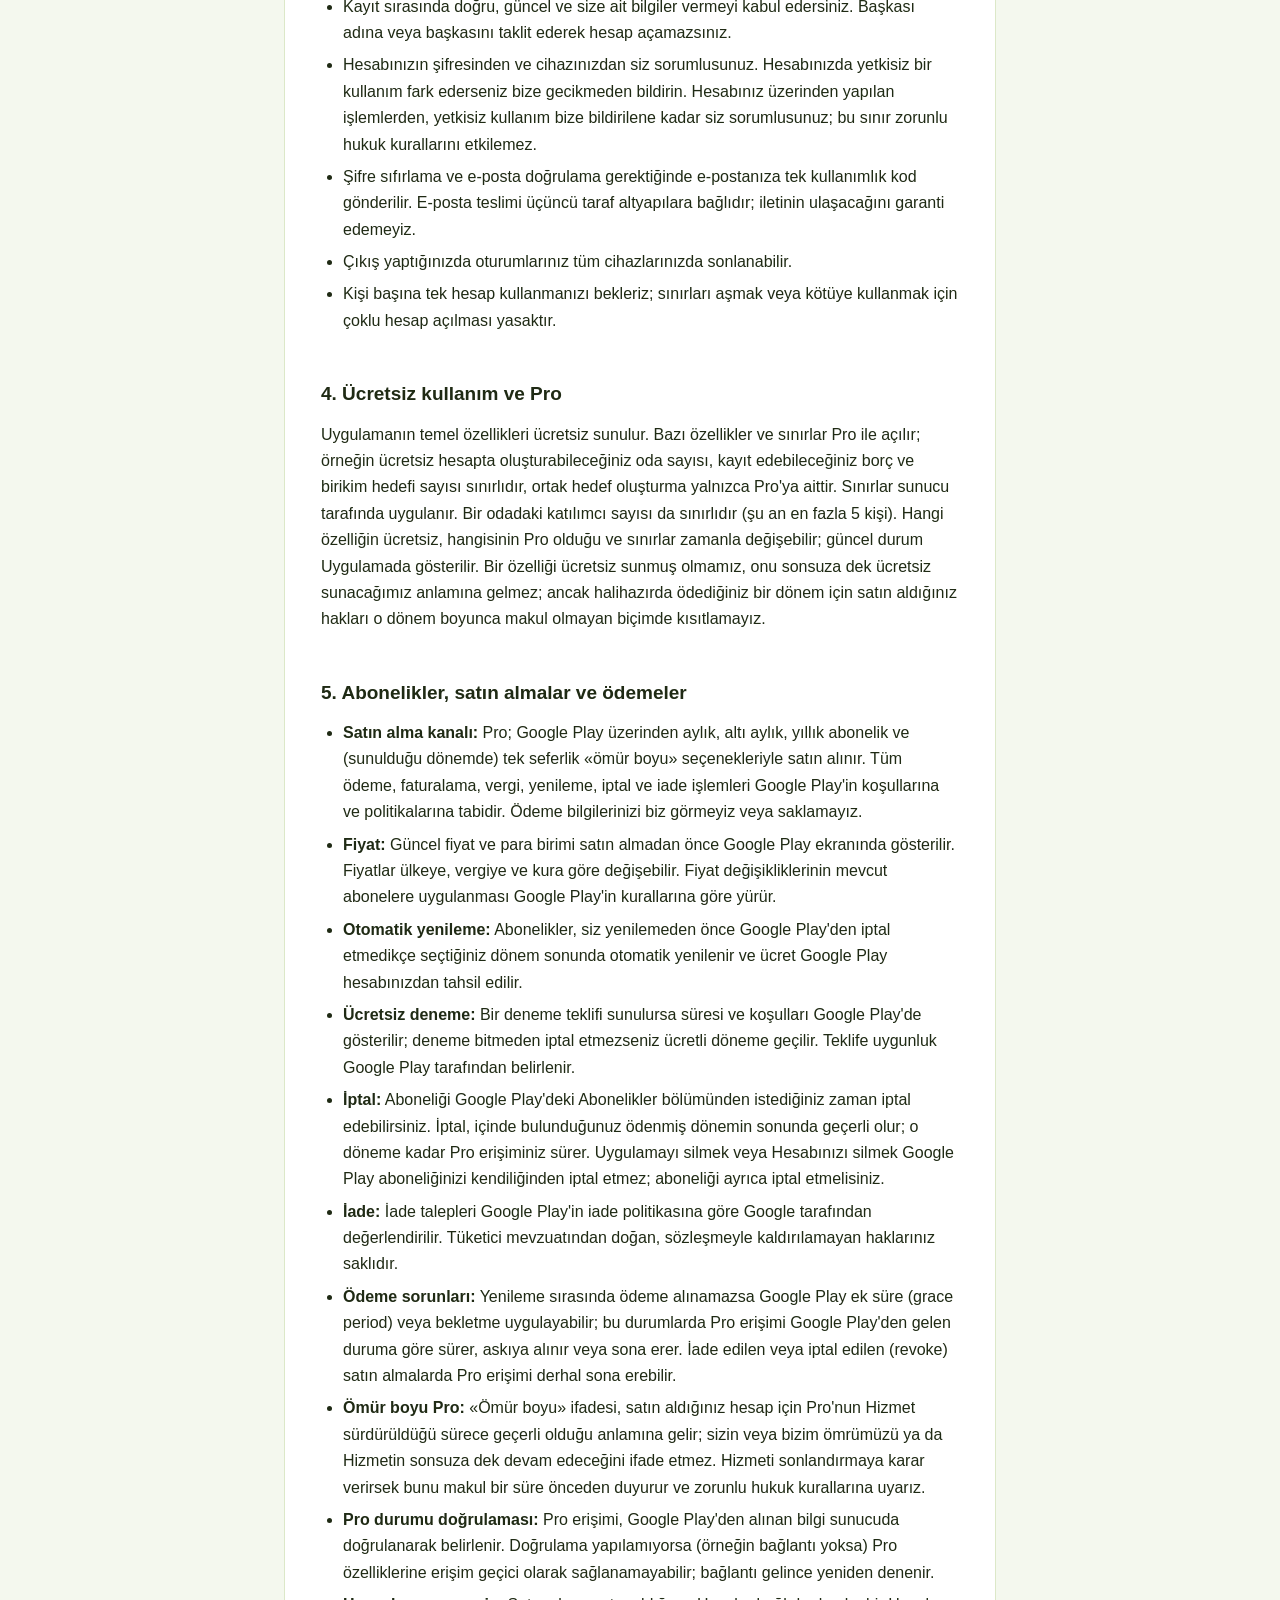
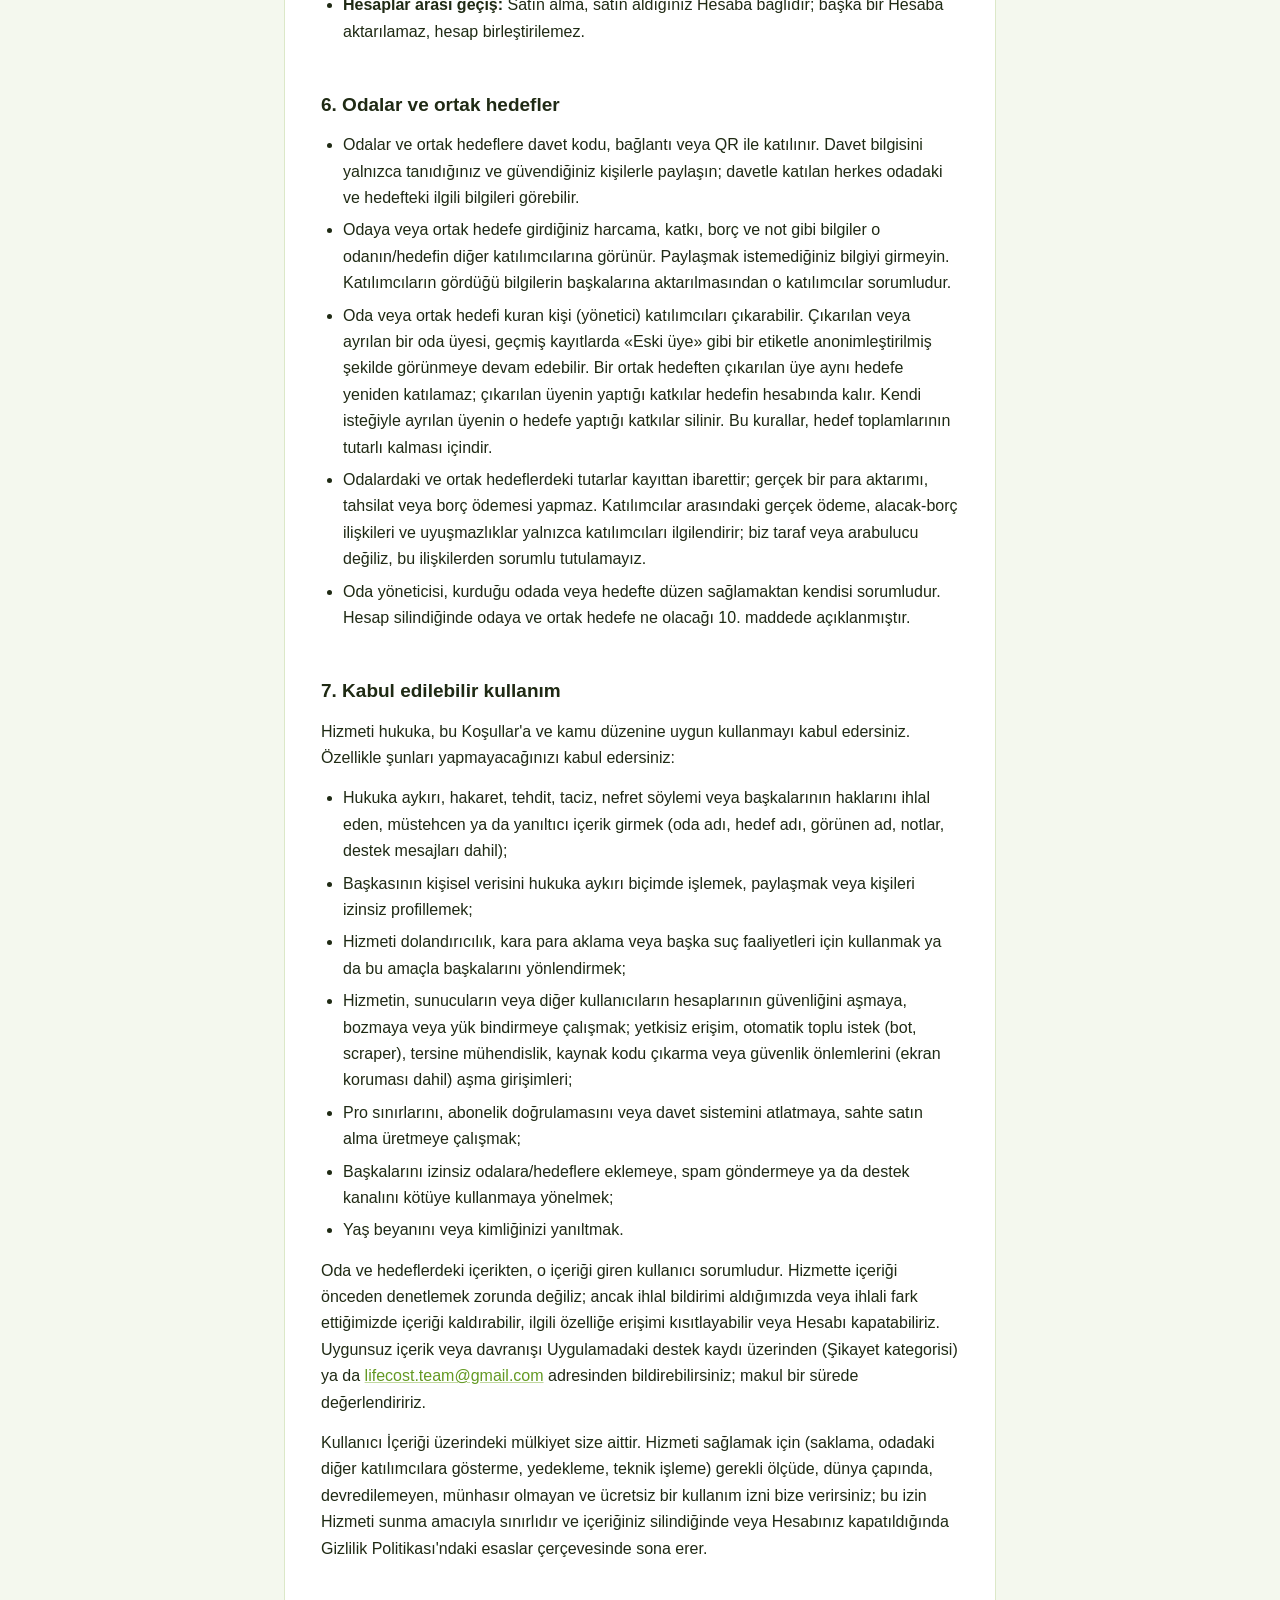
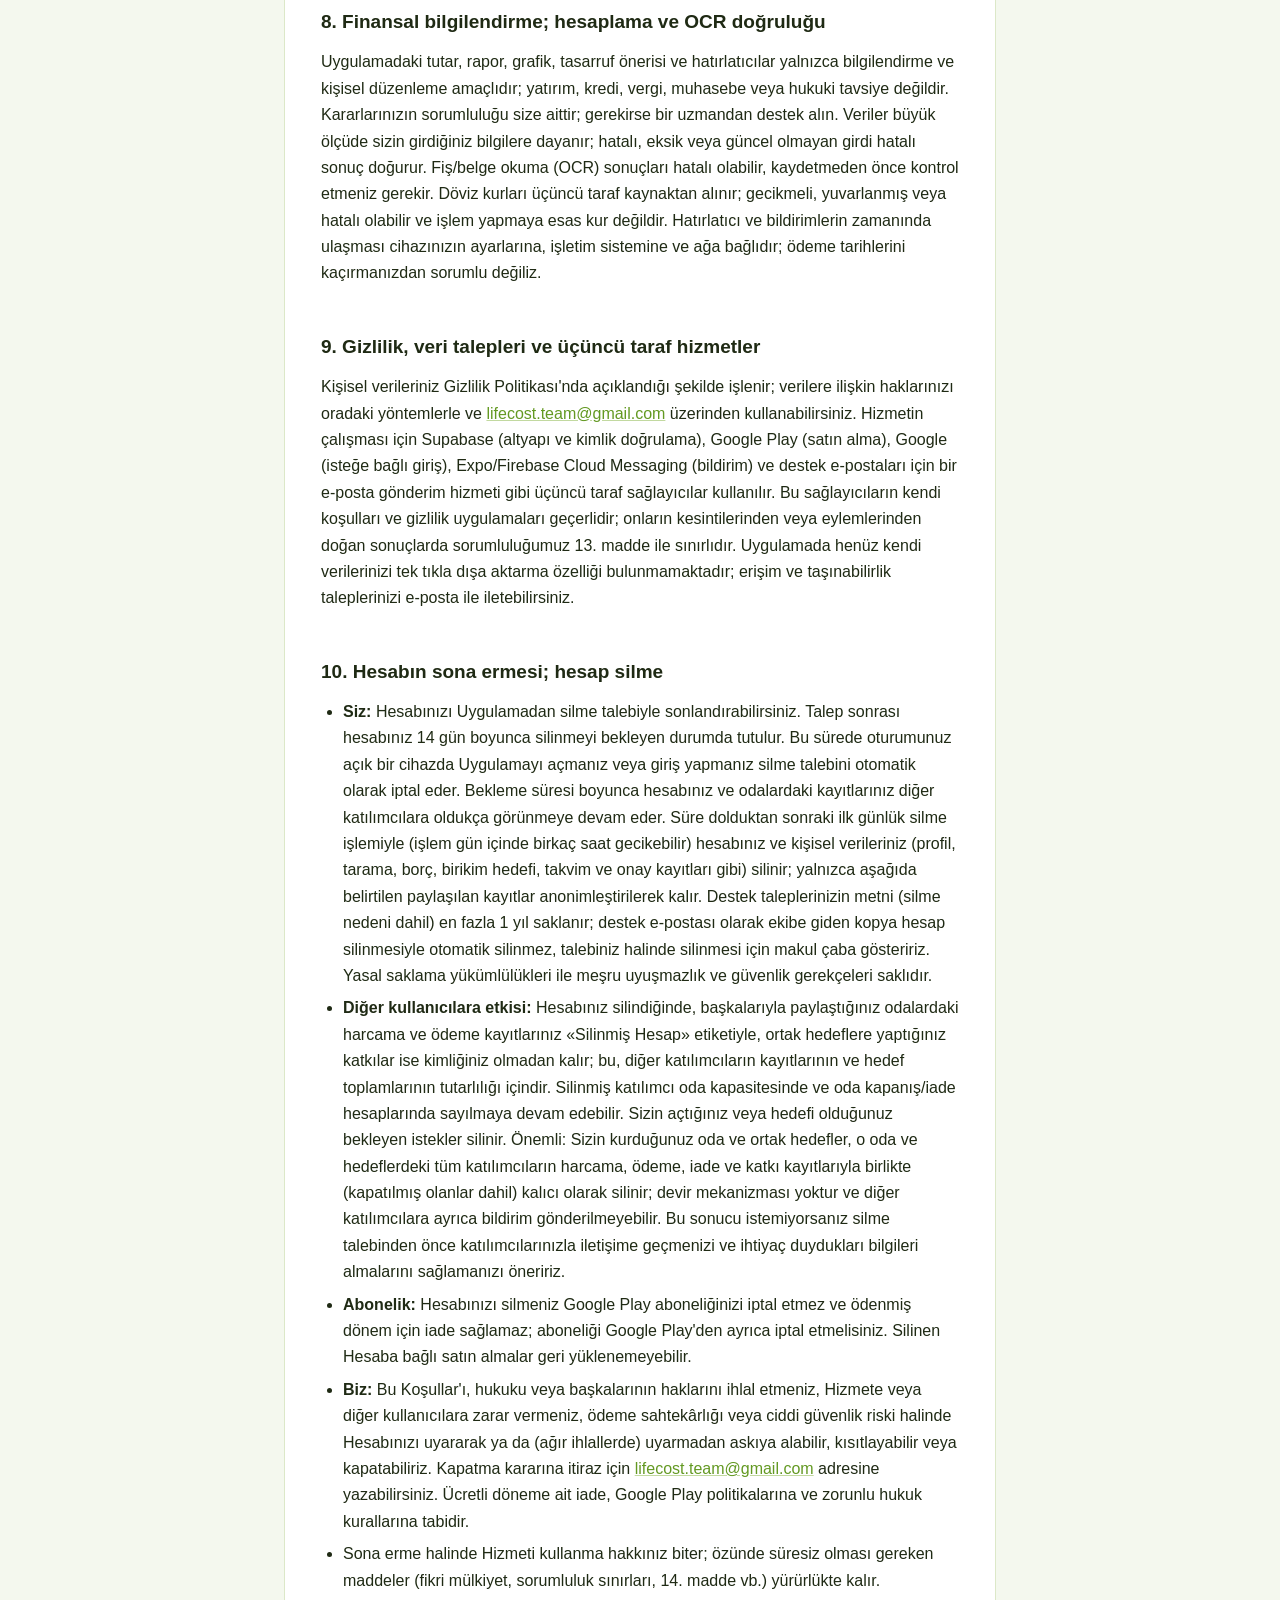
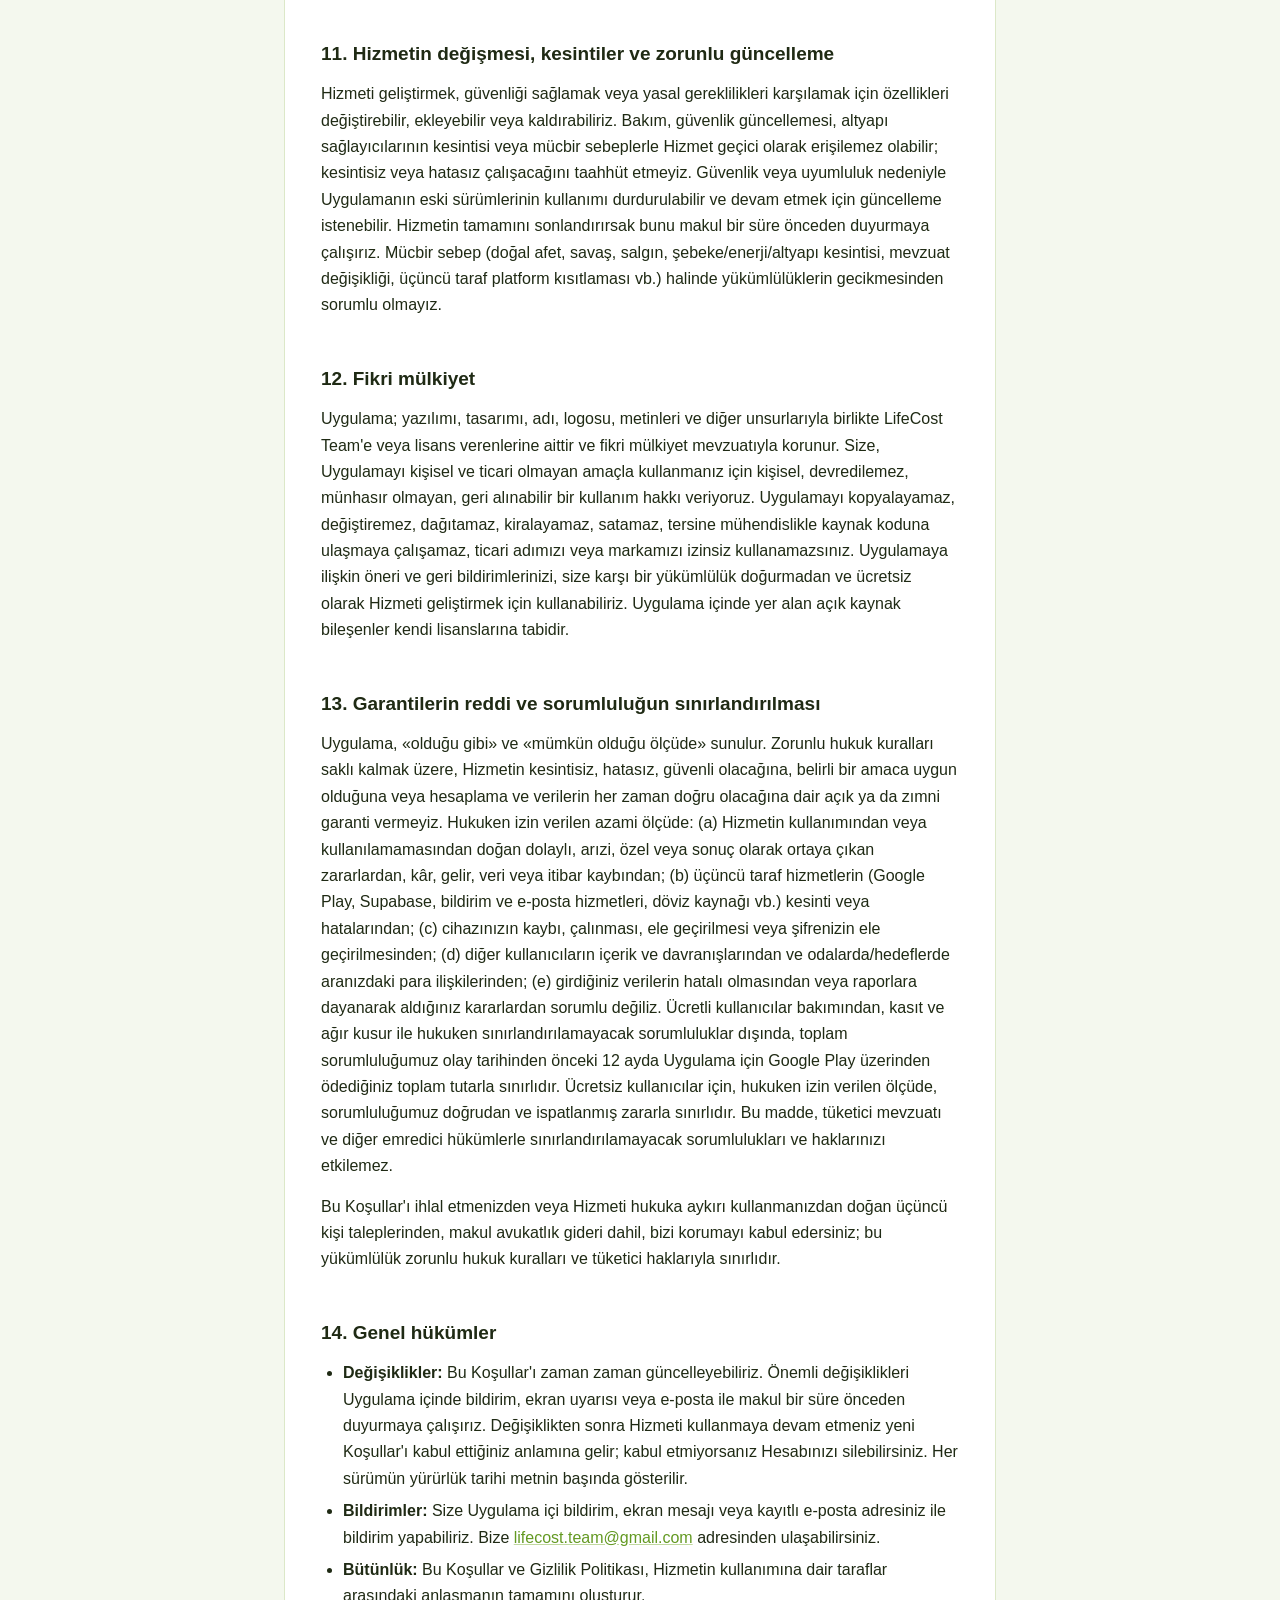
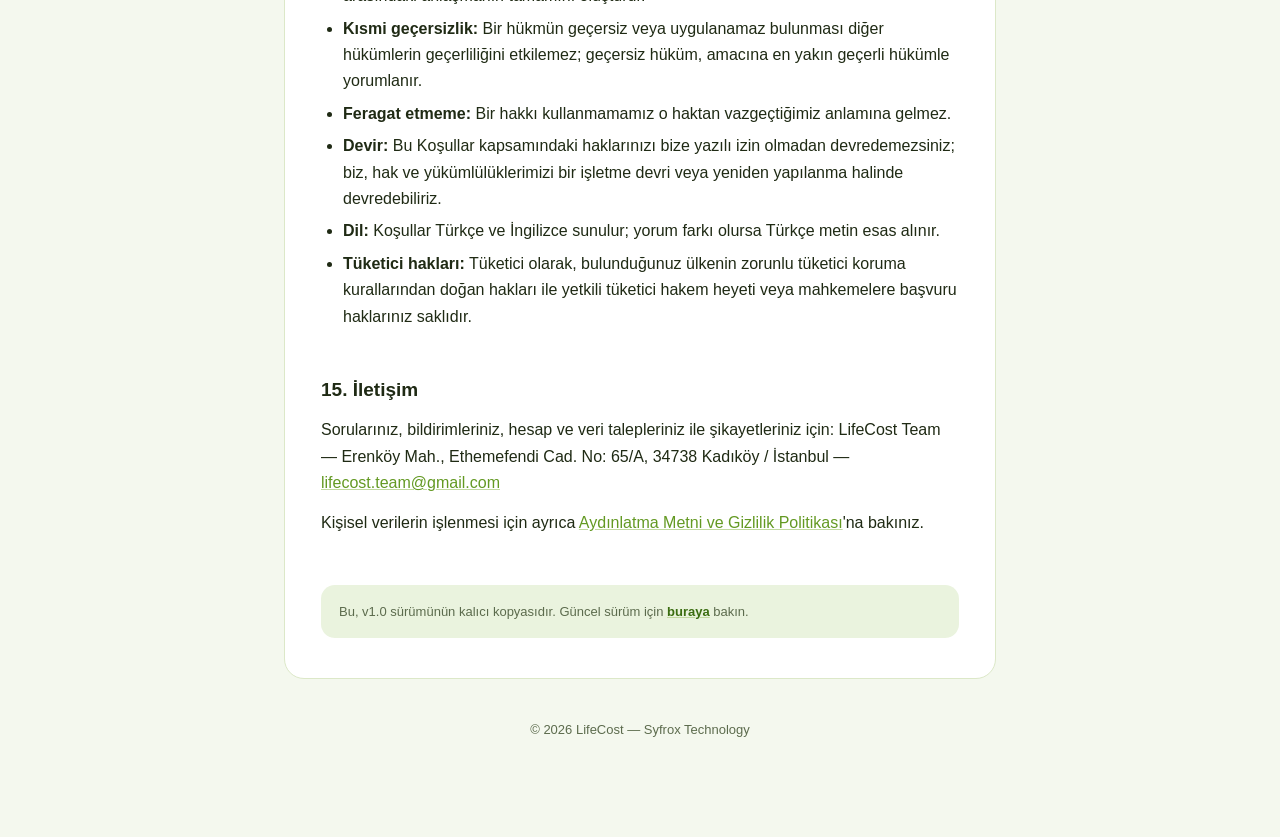
<file: terms-of-use/tr/v1.0.html>
<!doctype html>
<html lang="tr">
<head>
  <meta charset="utf-8" />
  <meta name="viewport" content="width=device-width, initial-scale=1" />
  <title>Kullanım Koşulları — LifeCost v1.0 (Arşiv)</title>
  <meta name="robots" content="noindex" />
  <link rel="stylesheet" href="../../assets/style.css" />
</head>
<body>
  <div class="page">
    <header class="site-header">
      <a class="brand" href="../../">
        <span class="brand-mark" aria-hidden="true"></span>
        LifeCost
      </a>
      <nav class="lang-switch">
        <a class="active" href="../tr/">TR</a>
        <a class="" href="../en/">EN</a>
      </nav>
    </header>

    <div class="content-card">
      <h1>LifeCost Kullanım Koşulları</h1>
      <div class="meta">
        <span><strong>Versiyon:</strong> v1.0</span>
        <span><strong>Son güncelleme:</strong> 15 Ekim 2026</span>
      </div>
      <nav class="toc" aria-label="İçindekiler">
        <strong>İçindekiler</strong>
        <ul>
          <li><a href="#1-taraflar-tanimlar-ve-kapsam">1. Taraflar, tanımlar ve kapsam</a></li>
          <li><a href="#2-hizmetin-tanimi">2. Hizmetin tanımı</a></li>
          <li><a href="#3-hesap-yas-siniri-ve-hesap-guvenligi">3. Hesap, yaş sınırı ve hesap güvenliği</a></li>
          <li><a href="#4-ucretsiz-kullanim-ve-pro">4. Ücretsiz kullanım ve Pro</a></li>
          <li><a href="#5-abonelikler-satin-almalar-ve-odemeler">5. Abonelikler, satın almalar ve ödemeler</a></li>
          <li><a href="#6-odalar-ve-ortak-hedefler">6. Odalar ve ortak hedefler</a></li>
          <li><a href="#7-kabul-edilebilir-kullanim">7. Kabul edilebilir kullanım</a></li>
          <li><a href="#8-finansal-bilgilendirme-hesaplama-ve-ocr-dogrulugu">8. Finansal bilgilendirme; hesaplama ve OCR doğruluğu</a></li>
          <li><a href="#9-gizlilik-veri-talepleri-ve-ucuncu-taraf-hizmetler">9. Gizlilik, veri talepleri ve üçüncü taraf hizmetler</a></li>
          <li><a href="#10-hesabin-sona-ermesi-hesap-silme">10. Hesabın sona ermesi; hesap silme</a></li>
          <li><a href="#11-hizmetin-degismesi-kesintiler-ve-zorunlu-guncelleme">11. Hizmetin değişmesi, kesintiler ve zorunlu güncelleme</a></li>
          <li><a href="#12-fikri-mulkiyet">12. Fikri mülkiyet</a></li>
          <li><a href="#13-garantilerin-reddi-ve-sorumlulugun-sinirlandirilmasi">13. Garantilerin reddi ve sorumluluğun sınırlandırılması</a></li>
          <li><a href="#14-genel-hukumler">14. Genel hükümler</a></li>
          <li><a href="#15-iletisim">15. İletişim</a></li>
        </ul>
      </nav>
      <p>LifeCost uygulamasını kullanmadan önce lütfen bu Kullanım Koşulları'nı (Koşullar) dikkatle okuyun. Hesap oluşturarak veya Uygulamayı kullanarak bu Koşullar'ı kabul etmiş olursunuz. Kabul etmiyorsanız Uygulamayı kullanmayın. Kişisel verilerinizin nasıl işlendiği ayrı olarak Gizlilik Politikası'nda açıklanır; bu Koşullar Gizlilik Politikası'nın yerine geçmez.</p>
      <h2 id="1-taraflar-tanimlar-ve-kapsam">1. Taraflar, tanımlar ve kapsam</h2>
      <p>Bu Koşullar, LifeCost mobil uygulamasını (Uygulama) ve bununla ilgili sunucu hizmetlerini, bildirimleri ve destek kanallarını (birlikte Hizmet) sunan Mustafa Kılıç (gerçek kişi olarak, «LifeCost Team» adıyla faaliyet gösterir; Google Play'de «Syfrox Technology» ticari adıyla listelenir, bu ticari ad ayrı bir tüzel kişi değildir) (Hizmet Sağlayıcı; bu metinde «biz») ile Hizmeti kullanan gerçek kişi (Kullanıcı; «siz») arasındadır. Adres: Erenköy Mah., Ethemefendi Cad. No: 65/A, 34738 Kadıköy / İstanbul. İletişim: <a href="mailto:lifecost.team@gmail.com">lifecost.team@gmail.com</a>.</p>
      <p>Bu metinde: Hesap, e-posta/şifre veya Google ile oluşturduğunuz kullanıcı kaydını; Pro, ücretli abonelik veya satın alma ile açılan ek özellikleri; Oda, birden fazla kişinin masrafları birlikte izlediği paylaşımlı alanı; Ortak Hedef, birden fazla kişinin birlikte katkı yaptığı birikim hedefini; Kullanıcı İçeriği ise girdiğiniz, yüklediğiniz veya paylaştığınız her türlü bilgiyi (harcama kayıtları, notlar, görünen ad, oda adı, hedef adı, destek mesajları vb.) ifade eder.</p>
      <h2 id="2-hizmetin-tanimi">2. Hizmetin tanımı</h2>
      <p>LifeCost; kişisel gelir-gider takibi, borç ve alacak takibi, birikim hedefleri, hatırlatıcılar, raporlar ve başkalarıyla paylaşımlı oda/ortak hedef özellikleri sunan bir kişisel finans düzenleme aracıdır. Fiş/belge okuma (OCR) özelliği cihazınızda çalışır. Döviz kurları üçüncü taraf bir kaynaktan (Frankfurter, Avrupa Merkez Bankası verileri) alınır. Uygulama bir banka, ödeme kuruluşu, yatırım danışmanı veya vergi/muhasebe hizmeti değildir; gerçek para transferi yapmaz, hesaplarınıza bağlanmaz.</p>
      <h2 id="3-hesap-yas-siniri-ve-hesap-guvenligi">3. Hesap, yaş sınırı ve hesap güvenliği</h2>
      <ul>
      <li>Hizmeti yalnızca 18 yaşını doldurmuş kişiler kullanabilir. Kayıt sırasında 18 yaşını doldurduğunuzu beyan edersiniz; yanlış beyan Koşullar'ın ihlalidir ve hesabın kapatılmasına yol açabilir.</li>
      <li>Kayıt sırasında doğru, güncel ve size ait bilgiler vermeyi kabul edersiniz. Başkası adına veya başkasını taklit ederek hesap açamazsınız.</li>
      <li>Hesabınızın şifresinden ve cihazınızdan siz sorumlusunuz. Hesabınızda yetkisiz bir kullanım fark ederseniz bize gecikmeden bildirin. Hesabınız üzerinden yapılan işlemlerden, yetkisiz kullanım bize bildirilene kadar siz sorumlusunuz; bu sınır zorunlu hukuk kurallarını etkilemez.</li>
      <li>Şifre sıfırlama ve e-posta doğrulama gerektiğinde e-postanıza tek kullanımlık kod gönderilir. E-posta teslimi üçüncü taraf altyapılara bağlıdır; iletinin ulaşacağını garanti edemeyiz.</li>
      <li>Çıkış yaptığınızda oturumlarınız tüm cihazlarınızda sonlanabilir.</li>
      <li>Kişi başına tek hesap kullanmanızı bekleriz; sınırları aşmak veya kötüye kullanmak için çoklu hesap açılması yasaktır.</li>
      </ul>
      <h2 id="4-ucretsiz-kullanim-ve-pro">4. Ücretsiz kullanım ve Pro</h2>
      <p>Uygulamanın temel özellikleri ücretsiz sunulur. Bazı özellikler ve sınırlar Pro ile açılır; örneğin ücretsiz hesapta oluşturabileceğiniz oda sayısı, kayıt edebileceğiniz borç ve birikim hedefi sayısı sınırlıdır, ortak hedef oluşturma yalnızca Pro'ya aittir. Sınırlar sunucu tarafında uygulanır. Bir odadaki katılımcı sayısı da sınırlıdır (şu an en fazla 5 kişi). Hangi özelliğin ücretsiz, hangisinin Pro olduğu ve sınırlar zamanla değişebilir; güncel durum Uygulamada gösterilir. Bir özelliği ücretsiz sunmuş olmamız, onu sonsuza dek ücretsiz sunacağımız anlamına gelmez; ancak halihazırda ödediğiniz bir dönem için satın aldığınız hakları o dönem boyunca makul olmayan biçimde kısıtlamayız.</p>
      <h2 id="5-abonelikler-satin-almalar-ve-odemeler">5. Abonelikler, satın almalar ve ödemeler</h2>
      <ul>
      <li><strong>Satın alma kanalı:</strong> Pro; Google Play üzerinden aylık, altı aylık, yıllık abonelik ve (sunulduğu dönemde) tek seferlik «ömür boyu» seçenekleriyle satın alınır. Tüm ödeme, faturalama, vergi, yenileme, iptal ve iade işlemleri Google Play'in koşullarına ve politikalarına tabidir. Ödeme bilgilerinizi biz görmeyiz veya saklamayız.</li>
      <li><strong>Fiyat:</strong> Güncel fiyat ve para birimi satın almadan önce Google Play ekranında gösterilir. Fiyatlar ülkeye, vergiye ve kura göre değişebilir. Fiyat değişikliklerinin mevcut abonelere uygulanması Google Play'in kurallarına göre yürür.</li>
      <li><strong>Otomatik yenileme:</strong> Abonelikler, siz yenilemeden önce Google Play'den iptal etmedikçe seçtiğiniz dönem sonunda otomatik yenilenir ve ücret Google Play hesabınızdan tahsil edilir.</li>
      <li><strong>Ücretsiz deneme:</strong> Bir deneme teklifi sunulursa süresi ve koşulları Google Play'de gösterilir; deneme bitmeden iptal etmezseniz ücretli döneme geçilir. Teklife uygunluk Google Play tarafından belirlenir.</li>
      <li><strong>İptal:</strong> Aboneliği Google Play'deki Abonelikler bölümünden istediğiniz zaman iptal edebilirsiniz. İptal, içinde bulunduğunuz ödenmiş dönemin sonunda geçerli olur; o döneme kadar Pro erişiminiz sürer. Uygulamayı silmek veya Hesabınızı silmek Google Play aboneliğinizi kendiliğinden iptal etmez; aboneliği ayrıca iptal etmelisiniz.</li>
      <li><strong>İade:</strong> İade talepleri Google Play'in iade politikasına göre Google tarafından değerlendirilir. Tüketici mevzuatından doğan, sözleşmeyle kaldırılamayan haklarınız saklıdır.</li>
      <li><strong>Ödeme sorunları:</strong> Yenileme sırasında ödeme alınamazsa Google Play ek süre (grace period) veya bekletme uygulayabilir; bu durumlarda Pro erişimi Google Play'den gelen duruma göre sürer, askıya alınır veya sona erer. İade edilen veya iptal edilen (revoke) satın almalarda Pro erişimi derhal sona erebilir.</li>
      <li><strong>Ömür boyu Pro:</strong> «Ömür boyu» ifadesi, satın aldığınız hesap için Pro'nun Hizmet sürdürüldüğü sürece geçerli olduğu anlamına gelir; sizin veya bizim ömrümüzü ya da Hizmetin sonsuza dek devam edeceğini ifade etmez. Hizmeti sonlandırmaya karar verirsek bunu makul bir süre önceden duyurur ve zorunlu hukuk kurallarına uyarız.</li>
      <li><strong>Pro durumu doğrulaması:</strong> Pro erişimi, Google Play'den alınan bilgi sunucuda doğrulanarak belirlenir. Doğrulama yapılamıyorsa (örneğin bağlantı yoksa) Pro özelliklerine erişim geçici olarak sağlanamayabilir; bağlantı gelince yeniden denenir.</li>
      <li><strong>Hesaplar arası geçiş:</strong> Satın alma, satın aldığınız Hesaba bağlıdır; başka bir Hesaba aktarılamaz, hesap birleştirilemez.</li>
      </ul>
      <h2 id="6-odalar-ve-ortak-hedefler">6. Odalar ve ortak hedefler</h2>
      <ul>
      <li>Odalar ve ortak hedeflere davet kodu, bağlantı veya QR ile katılınır. Davet bilgisini yalnızca tanıdığınız ve güvendiğiniz kişilerle paylaşın; davetle katılan herkes odadaki ve hedefteki ilgili bilgileri görebilir.</li>
      <li>Odaya veya ortak hedefe girdiğiniz harcama, katkı, borç ve not gibi bilgiler o odanın/hedefin diğer katılımcılarına görünür. Paylaşmak istemediğiniz bilgiyi girmeyin. Katılımcıların gördüğü bilgilerin başkalarına aktarılmasından o katılımcılar sorumludur.</li>
      <li>Oda veya ortak hedefi kuran kişi (yönetici) katılımcıları çıkarabilir. Çıkarılan veya ayrılan bir oda üyesi, geçmiş kayıtlarda «Eski üye» gibi bir etiketle anonimleştirilmiş şekilde görünmeye devam edebilir. Bir ortak hedeften çıkarılan üye aynı hedefe yeniden katılamaz; çıkarılan üyenin yaptığı katkılar hedefin hesabında kalır. Kendi isteğiyle ayrılan üyenin o hedefe yaptığı katkılar silinir. Bu kurallar, hedef toplamlarının tutarlı kalması içindir.</li>
      <li>Odalardaki ve ortak hedeflerdeki tutarlar kayıttan ibarettir; gerçek bir para aktarımı, tahsilat veya borç ödemesi yapmaz. Katılımcılar arasındaki gerçek ödeme, alacak-borç ilişkileri ve uyuşmazlıklar yalnızca katılımcıları ilgilendirir; biz taraf veya arabulucu değiliz, bu ilişkilerden sorumlu tutulamayız.</li>
      <li>Oda yöneticisi, kurduğu odada veya hedefte düzen sağlamaktan kendisi sorumludur. Hesap silindiğinde odaya ve ortak hedefe ne olacağı 10. maddede açıklanmıştır.</li>
      </ul>
      <h2 id="7-kabul-edilebilir-kullanim">7. Kabul edilebilir kullanım</h2>
      <p>Hizmeti hukuka, bu Koşullar'a ve kamu düzenine uygun kullanmayı kabul edersiniz. Özellikle şunları yapmayacağınızı kabul edersiniz:</p>
      <ul>
      <li>Hukuka aykırı, hakaret, tehdit, taciz, nefret söylemi veya başkalarının haklarını ihlal eden, müstehcen ya da yanıltıcı içerik girmek (oda adı, hedef adı, görünen ad, notlar, destek mesajları dahil);</li>
      <li>Başkasının kişisel verisini hukuka aykırı biçimde işlemek, paylaşmak veya kişileri izinsiz profillemek;</li>
      <li>Hizmeti dolandırıcılık, kara para aklama veya başka suç faaliyetleri için kullanmak ya da bu amaçla başkalarını yönlendirmek;</li>
      <li>Hizmetin, sunucuların veya diğer kullanıcıların hesaplarının güvenliğini aşmaya, bozmaya veya yük bindirmeye çalışmak; yetkisiz erişim, otomatik toplu istek (bot, scraper), tersine mühendislik, kaynak kodu çıkarma veya güvenlik önlemlerini (ekran koruması dahil) aşma girişimleri;</li>
      <li>Pro sınırlarını, abonelik doğrulamasını veya davet sistemini atlatmaya, sahte satın alma üretmeye çalışmak;</li>
      <li>Başkalarını izinsiz odalara/hedeflere eklemeye, spam göndermeye ya da destek kanalını kötüye kullanmaya yönelmek;</li>
      <li>Yaş beyanını veya kimliğinizi yanıltmak.</li>
      </ul>
      <p>Oda ve hedeflerdeki içerikten, o içeriği giren kullanıcı sorumludur. Hizmette içeriği önceden denetlemek zorunda değiliz; ancak ihlal bildirimi aldığımızda veya ihlali fark ettiğimizde içeriği kaldırabilir, ilgili özelliğe erişimi kısıtlayabilir veya Hesabı kapatabiliriz. Uygunsuz içerik veya davranışı Uygulamadaki destek kaydı üzerinden (Şikayet kategorisi) ya da <a href="mailto:lifecost.team@gmail.com">lifecost.team@gmail.com</a> adresinden bildirebilirsiniz; makul bir sürede değerlendiririz.</p>
      <p>Kullanıcı İçeriği üzerindeki mülkiyet size aittir. Hizmeti sağlamak için (saklama, odadaki diğer katılımcılara gösterme, yedekleme, teknik işleme) gerekli ölçüde, dünya çapında, devredilemeyen, münhasır olmayan ve ücretsiz bir kullanım izni bize verirsiniz; bu izin Hizmeti sunma amacıyla sınırlıdır ve içeriğiniz silindiğinde veya Hesabınız kapatıldığında Gizlilik Politikası'ndaki esaslar çerçevesinde sona erer.</p>
      <h2 id="8-finansal-bilgilendirme-hesaplama-ve-ocr-dogrulugu">8. Finansal bilgilendirme; hesaplama ve OCR doğruluğu</h2>
      <p>Uygulamadaki tutar, rapor, grafik, tasarruf önerisi ve hatırlatıcılar yalnızca bilgilendirme ve kişisel düzenleme amaçlıdır; yatırım, kredi, vergi, muhasebe veya hukuki tavsiye değildir. Kararlarınızın sorumluluğu size aittir; gerekirse bir uzmandan destek alın. Veriler büyük ölçüde sizin girdiğiniz bilgilere dayanır; hatalı, eksik veya güncel olmayan girdi hatalı sonuç doğurur. Fiş/belge okuma (OCR) sonuçları hatalı olabilir, kaydetmeden önce kontrol etmeniz gerekir. Döviz kurları üçüncü taraf kaynaktan alınır; gecikmeli, yuvarlanmış veya hatalı olabilir ve işlem yapmaya esas kur değildir. Hatırlatıcı ve bildirimlerin zamanında ulaşması cihazınızın ayarlarına, işletim sistemine ve ağa bağlıdır; ödeme tarihlerini kaçırmanızdan sorumlu değiliz.</p>
      <h2 id="9-gizlilik-veri-talepleri-ve-ucuncu-taraf-hizmetler">9. Gizlilik, veri talepleri ve üçüncü taraf hizmetler</h2>
      <p>Kişisel verileriniz Gizlilik Politikası'nda açıklandığı şekilde işlenir; verilere ilişkin haklarınızı oradaki yöntemlerle ve <a href="mailto:lifecost.team@gmail.com">lifecost.team@gmail.com</a> üzerinden kullanabilirsiniz. Hizmetin çalışması için Supabase (altyapı ve kimlik doğrulama), Google Play (satın alma), Google (isteğe bağlı giriş), Expo/Firebase Cloud Messaging (bildirim) ve destek e-postaları için bir e-posta gönderim hizmeti gibi üçüncü taraf sağlayıcılar kullanılır. Bu sağlayıcıların kendi koşulları ve gizlilik uygulamaları geçerlidir; onların kesintilerinden veya eylemlerinden doğan sonuçlarda sorumluluğumuz 13. madde ile sınırlıdır. Uygulamada henüz kendi verilerinizi tek tıkla dışa aktarma özelliği bulunmamaktadır; erişim ve taşınabilirlik taleplerinizi e-posta ile iletebilirsiniz.</p>
      <h2 id="10-hesabin-sona-ermesi-hesap-silme">10. Hesabın sona ermesi; hesap silme</h2>
      <ul>
      <li><strong>Siz:</strong> Hesabınızı Uygulamadan silme talebiyle sonlandırabilirsiniz. Talep sonrası hesabınız 14 gün boyunca silinmeyi bekleyen durumda tutulur. Bu sürede oturumunuz açık bir cihazda Uygulamayı açmanız veya giriş yapmanız silme talebini otomatik olarak iptal eder. Bekleme süresi boyunca hesabınız ve odalardaki kayıtlarınız diğer katılımcılara oldukça görünmeye devam eder. Süre dolduktan sonraki ilk günlük silme işlemiyle (işlem gün içinde birkaç saat gecikebilir) hesabınız ve kişisel verileriniz (profil, tarama, borç, birikim hedefi, takvim ve onay kayıtları gibi) silinir; yalnızca aşağıda belirtilen paylaşılan kayıtlar anonimleştirilerek kalır. Destek taleplerinizin metni (silme nedeni dahil) en fazla 1 yıl saklanır; destek e-postası olarak ekibe giden kopya hesap silinmesiyle otomatik silinmez, talebiniz halinde silinmesi için makul çaba gösteririz. Yasal saklama yükümlülükleri ile meşru uyuşmazlık ve güvenlik gerekçeleri saklıdır.</li>
      <li><strong>Diğer kullanıcılara etkisi:</strong> Hesabınız silindiğinde, başkalarıyla paylaştığınız odalardaki harcama ve ödeme kayıtlarınız «Silinmiş Hesap» etiketiyle, ortak hedeflere yaptığınız katkılar ise kimliğiniz olmadan kalır; bu, diğer katılımcıların kayıtlarının ve hedef toplamlarının tutarlılığı içindir. Silinmiş katılımcı oda kapasitesinde ve oda kapanış/iade hesaplarında sayılmaya devam edebilir. Sizin açtığınız veya hedefi olduğunuz bekleyen istekler silinir. Önemli: Sizin kurduğunuz oda ve ortak hedefler, o oda ve hedeflerdeki tüm katılımcıların harcama, ödeme, iade ve katkı kayıtlarıyla birlikte (kapatılmış olanlar dahil) kalıcı olarak silinir; devir mekanizması yoktur ve diğer katılımcılara ayrıca bildirim gönderilmeyebilir. Bu sonucu istemiyorsanız silme talebinden önce katılımcılarınızla iletişime geçmenizi ve ihtiyaç duydukları bilgileri almalarını sağlamanızı öneririz.</li>
      <li><strong>Abonelik:</strong> Hesabınızı silmeniz Google Play aboneliğinizi iptal etmez ve ödenmiş dönem için iade sağlamaz; aboneliği Google Play'den ayrıca iptal etmelisiniz. Silinen Hesaba bağlı satın almalar geri yüklenemeyebilir.</li>
      <li><strong>Biz:</strong> Bu Koşullar'ı, hukuku veya başkalarının haklarını ihlal etmeniz, Hizmete veya diğer kullanıcılara zarar vermeniz, ödeme sahtekârlığı veya ciddi güvenlik riski halinde Hesabınızı uyararak ya da (ağır ihlallerde) uyarmadan askıya alabilir, kısıtlayabilir veya kapatabiliriz. Kapatma kararına itiraz için <a href="mailto:lifecost.team@gmail.com">lifecost.team@gmail.com</a> adresine yazabilirsiniz. Ücretli döneme ait iade, Google Play politikalarına ve zorunlu hukuk kurallarına tabidir.</li>
      <li>Sona erme halinde Hizmeti kullanma hakkınız biter; özünde süresiz olması gereken maddeler (fikri mülkiyet, sorumluluk sınırları, 14. madde vb.) yürürlükte kalır.</li>
      </ul>
      <h2 id="11-hizmetin-degismesi-kesintiler-ve-zorunlu-guncelleme">11. Hizmetin değişmesi, kesintiler ve zorunlu güncelleme</h2>
      <p>Hizmeti geliştirmek, güvenliği sağlamak veya yasal gereklilikleri karşılamak için özellikleri değiştirebilir, ekleyebilir veya kaldırabiliriz. Bakım, güvenlik güncellemesi, altyapı sağlayıcılarının kesintisi veya mücbir sebeplerle Hizmet geçici olarak erişilemez olabilir; kesintisiz veya hatasız çalışacağını taahhüt etmeyiz. Güvenlik veya uyumluluk nedeniyle Uygulamanın eski sürümlerinin kullanımı durdurulabilir ve devam etmek için güncelleme istenebilir. Hizmetin tamamını sonlandırırsak bunu makul bir süre önceden duyurmaya çalışırız. Mücbir sebep (doğal afet, savaş, salgın, şebeke/enerji/altyapı kesintisi, mevzuat değişikliği, üçüncü taraf platform kısıtlaması vb.) halinde yükümlülüklerin gecikmesinden sorumlu olmayız.</p>
      <h2 id="12-fikri-mulkiyet">12. Fikri mülkiyet</h2>
      <p>Uygulama; yazılımı, tasarımı, adı, logosu, metinleri ve diğer unsurlarıyla birlikte LifeCost Team'e veya lisans verenlerine aittir ve fikri mülkiyet mevzuatıyla korunur. Size, Uygulamayı kişisel ve ticari olmayan amaçla kullanmanız için kişisel, devredilemez, münhasır olmayan, geri alınabilir bir kullanım hakkı veriyoruz. Uygulamayı kopyalayamaz, değiştiremez, dağıtamaz, kiralayamaz, satamaz, tersine mühendislikle kaynak koduna ulaşmaya çalışamaz, ticari adımızı veya markamızı izinsiz kullanamazsınız. Uygulamaya ilişkin öneri ve geri bildirimlerinizi, size karşı bir yükümlülük doğurmadan ve ücretsiz olarak Hizmeti geliştirmek için kullanabiliriz. Uygulama içinde yer alan açık kaynak bileşenler kendi lisanslarına tabidir.</p>
      <h2 id="13-garantilerin-reddi-ve-sorumlulugun-sinirlandirilmasi">13. Garantilerin reddi ve sorumluluğun sınırlandırılması</h2>
      <p>Uygulama, «olduğu gibi» ve «mümkün olduğu ölçüde» sunulur. Zorunlu hukuk kuralları saklı kalmak üzere, Hizmetin kesintisiz, hatasız, güvenli olacağına, belirli bir amaca uygun olduğuna veya hesaplama ve verilerin her zaman doğru olacağına dair açık ya da zımni garanti vermeyiz. Hukuken izin verilen azami ölçüde: (a) Hizmetin kullanımından veya kullanılamamasından doğan dolaylı, arızi, özel veya sonuç olarak ortaya çıkan zararlardan, kâr, gelir, veri veya itibar kaybından; (b) üçüncü taraf hizmetlerin (Google Play, Supabase, bildirim ve e-posta hizmetleri, döviz kaynağı vb.) kesinti veya hatalarından; (c) cihazınızın kaybı, çalınması, ele geçirilmesi veya şifrenizin ele geçirilmesinden; (d) diğer kullanıcıların içerik ve davranışlarından ve odalarda/hedeflerde aranızdaki para ilişkilerinden; (e) girdiğiniz verilerin hatalı olmasından veya raporlara dayanarak aldığınız kararlardan sorumlu değiliz. Ücretli kullanıcılar bakımından, kasıt ve ağır kusur ile hukuken sınırlandırılamayacak sorumluluklar dışında, toplam sorumluluğumuz olay tarihinden önceki 12 ayda Uygulama için Google Play üzerinden ödediğiniz toplam tutarla sınırlıdır. Ücretsiz kullanıcılar için, hukuken izin verilen ölçüde, sorumluluğumuz doğrudan ve ispatlanmış zararla sınırlıdır. Bu madde, tüketici mevzuatı ve diğer emredici hükümlerle sınırlandırılamayacak sorumlulukları ve haklarınızı etkilemez.</p>
      <p>Bu Koşullar'ı ihlal etmenizden veya Hizmeti hukuka aykırı kullanmanızdan doğan üçüncü kişi taleplerinden, makul avukatlık gideri dahil, bizi korumayı kabul edersiniz; bu yükümlülük zorunlu hukuk kuralları ve tüketici haklarıyla sınırlıdır.</p>
      <h2 id="14-genel-hukumler">14. Genel hükümler</h2>
      <ul>
      <li><strong>Değişiklikler:</strong> Bu Koşullar'ı zaman zaman güncelleyebiliriz. Önemli değişiklikleri Uygulama içinde bildirim, ekran uyarısı veya e-posta ile makul bir süre önceden duyurmaya çalışırız. Değişiklikten sonra Hizmeti kullanmaya devam etmeniz yeni Koşullar'ı kabul ettiğiniz anlamına gelir; kabul etmiyorsanız Hesabınızı silebilirsiniz. Her sürümün yürürlük tarihi metnin başında gösterilir.</li>
      <li><strong>Bildirimler:</strong> Size Uygulama içi bildirim, ekran mesajı veya kayıtlı e-posta adresiniz ile bildirim yapabiliriz. Bize <a href="mailto:lifecost.team@gmail.com">lifecost.team@gmail.com</a> adresinden ulaşabilirsiniz.</li>
      <li><strong>Bütünlük:</strong> Bu Koşullar ve Gizlilik Politikası, Hizmetin kullanımına dair taraflar arasındaki anlaşmanın tamamını oluşturur.</li>
      <li><strong>Kısmi geçersizlik:</strong> Bir hükmün geçersiz veya uygulanamaz bulunması diğer hükümlerin geçerliliğini etkilemez; geçersiz hüküm, amacına en yakın geçerli hükümle yorumlanır.</li>
      <li><strong>Feragat etmeme:</strong> Bir hakkı kullanmamamız o haktan vazgeçtiğimiz anlamına gelmez.</li>
      <li><strong>Devir:</strong> Bu Koşullar kapsamındaki haklarınızı bize yazılı izin olmadan devredemezsiniz; biz, hak ve yükümlülüklerimizi bir işletme devri veya yeniden yapılanma halinde devredebiliriz.</li>
      <li><strong>Dil:</strong> Koşullar Türkçe ve İngilizce sunulur; yorum farkı olursa Türkçe metin esas alınır.</li>
      <li><strong>Tüketici hakları:</strong> Tüketici olarak, bulunduğunuz ülkenin zorunlu tüketici koruma kurallarından doğan hakları ile yetkili tüketici hakem heyeti veya mahkemelere başvuru haklarınız saklıdır.</li>
      </ul>
      <h2 id="15-iletisim">15. İletişim</h2>
      <p>Sorularınız, bildirimleriniz, hesap ve veri talepleriniz ile şikayetleriniz için: LifeCost Team — Erenköy Mah., Ethemefendi Cad. No: 65/A, 34738 Kadıköy / İstanbul — <a href="mailto:lifecost.team@gmail.com">lifecost.team@gmail.com</a></p>
      <p>Kişisel verilerin işlenmesi için ayrıca <a href="../../privacy-policy/tr/">Aydınlatma Metni ve Gizlilik Politikası</a>'na bakınız.</p>
      <div class="version-note">
        Bu, v1.0 sürümünün kalıcı kopyasıdır. Güncel sürüm için <a href="index.html">buraya</a> bakın.
      </div>
    </div>

    <footer class="site-footer">
      © <span id="year"></span> LifeCost — Syfrox Technology
    </footer>
  </div>
  <script>
    document.getElementById("year").textContent = new Date().getFullYear();
  </script>
</body>
</html>
</file>
<file: assets/style.css>
:root {
  --color-bg: #F4F8EE;
  --color-text: #1F2A14;
  --color-text-muted: #5C6B4D;
  --color-border: #C2D9A0;
  --color-divider: #DCE8C8;
  --color-primary: #639922;
  --color-secondary: #3B6D11;
  --color-surface: #FFFFFF;
  --color-surface-variant: #D8E7BE;
  --color-surface-page: #EAF3DE;
  --font-body: -apple-system, BlinkMacSystemFont, "Segoe UI", Roboto, Helvetica, Arial, sans-serif;
  --max-width: 760px;
  --radius-lg: 20px;
  --radius-md: 14px;
  --radius-sm: 10px;
}

* {
  box-sizing: border-box;
}

html {
  -webkit-text-size-adjust: 100%;
}

body {
  margin: 0;
  font-family: var(--font-body);
  background: var(--color-bg);
  color: var(--color-text);
  line-height: 1.65;
  font-size: 16px;
}

.page {
  max-width: var(--max-width);
  margin: 0 auto;
  padding: 40px 24px 96px;
}

header.site-header {
  display: flex;
  align-items: center;
  justify-content: space-between;
  margin-bottom: 32px;
  padding: 14px 18px;
  border-radius: var(--radius-lg);
  background: var(--color-surface);
  border: 1px solid var(--color-divider);
}

.brand {
  display: flex;
  align-items: center;
  gap: 12px;
  font-weight: 700;
  font-size: 18px;
  color: var(--color-text);
  text-decoration: none;
  letter-spacing: -0.01em;
}

.brand-mark {
  width: 36px;
  height: 36px;
  border-radius: 10px;
  background-image: url("logo.png");
  background-size: cover;
  background-position: center;
  flex-shrink: 0;
  box-shadow: 0 0 0 1px var(--color-divider);
}

.lang-switch {
  display: flex;
  gap: 4px;
  font-size: 14px;
  background: var(--color-surface-page);
  padding: 4px;
  border-radius: var(--radius-sm);
}

.lang-switch a {
  padding: 6px 14px;
  border-radius: 8px;
  text-decoration: none;
  color: var(--color-text-muted);
  font-weight: 600;
  transition: background 0.15s ease, color 0.15s ease;
}

.lang-switch a:hover {
  color: var(--color-secondary);
}

.lang-switch a.active {
  color: #FFFFFF;
  background: var(--color-primary);
}

.content-card {
  background: var(--color-surface);
  border: 1px solid var(--color-divider);
  border-radius: var(--radius-lg);
  padding: 40px 36px;
}

h1 {
  font-size: 28px;
  font-weight: 800;
  letter-spacing: -0.02em;
  margin: 0 0 8px;
  color: var(--color-secondary);
}

h2 {
  font-size: 19px;
  font-weight: 700;
  margin: 36px 0 12px;
  color: var(--color-text);
  padding-top: 8px;
}

h3 {
  font-size: 16px;
  font-weight: 700;
  margin: 22px 0 8px;
}

p {
  margin: 0 0 14px;
}

ul, ol {
  margin: 0 0 14px;
  padding-left: 22px;
}

li {
  margin-bottom: 6px;
}

.meta {
  display: inline-flex;
  flex-wrap: wrap;
  gap: 8px 16px;
  color: var(--color-text-muted);
  font-size: 13px;
  margin: 0 0 28px;
  padding: 10px 14px;
  background: var(--color-surface-page);
  border-radius: var(--radius-sm);
}

.meta strong {
  color: var(--color-secondary);
}

a {
  color: var(--color-primary);
  text-decoration-color: var(--color-border);
}

a:hover {
  color: var(--color-secondary);
}

.version-note {
  margin-top: 48px;
  padding: 16px 18px;
  border-radius: var(--radius-md);
  background: var(--color-surface-page);
  font-size: 13px;
  color: var(--color-text-muted);
}

.version-note a {
  color: var(--color-secondary);
  font-weight: 600;
}

.placeholder-banner {
  background: #FFF8E6;
  border: 1px solid #F0DDA0;
  color: #6B5400;
  font-size: 13px;
  padding: 12px 16px;
  border-radius: var(--radius-md);
  margin-bottom: 28px;
}

footer.site-footer {
  margin-top: 40px;
  font-size: 13px;
  color: var(--color-text-muted);
  text-align: center;
}

@media (max-width: 480px) {
  .page {
    padding: 24px 14px 80px;
  }
  header.site-header {
    padding: 12px 14px;
  }
  .content-card {
    padding: 28px 20px;
    border-radius: var(--radius-md);
  }
  h1 {
    font-size: 23px;
  }
}


/* --- legal content additions --- */
.table-wrap {
  overflow-x: auto;
  margin: 0 0 18px;
  -webkit-overflow-scrolling: touch;
}

.content-card table {
  width: 100%;
  border-collapse: collapse;
  font-size: 14px;
}

.content-card th,
.content-card td {
  text-align: left;
  vertical-align: top;
  padding: 9px 12px;
  border: 1px solid var(--color-divider);
}

.content-card th {
  background: var(--color-surface-page);
  font-weight: 700;
}

nav.toc {
  margin: 0 0 28px;
  padding: 14px 18px;
  border-radius: var(--radius-md);
  background: var(--color-surface-page);
  font-size: 14px;
}

nav.toc ul {
  margin: 8px 0 0;
  padding-left: 0;
  list-style: none;
  columns: 2;
  column-gap: 28px;
}

nav.toc li {
  margin-bottom: 4px;
  break-inside: avoid;
}

.notice-banner {
  background: #FFF8E6;
  border: 1px solid #F0DDA0;
  color: #6B5400;
  font-size: 14px;
  padding: 12px 16px;
  border-radius: var(--radius-md);
  margin-bottom: 28px;
}

.notice-banner a {
  color: #6B5400;
  font-weight: 600;
}

@media (max-width: 480px) {
  nav.toc ul {
    columns: 1;
  }
}
</file>
